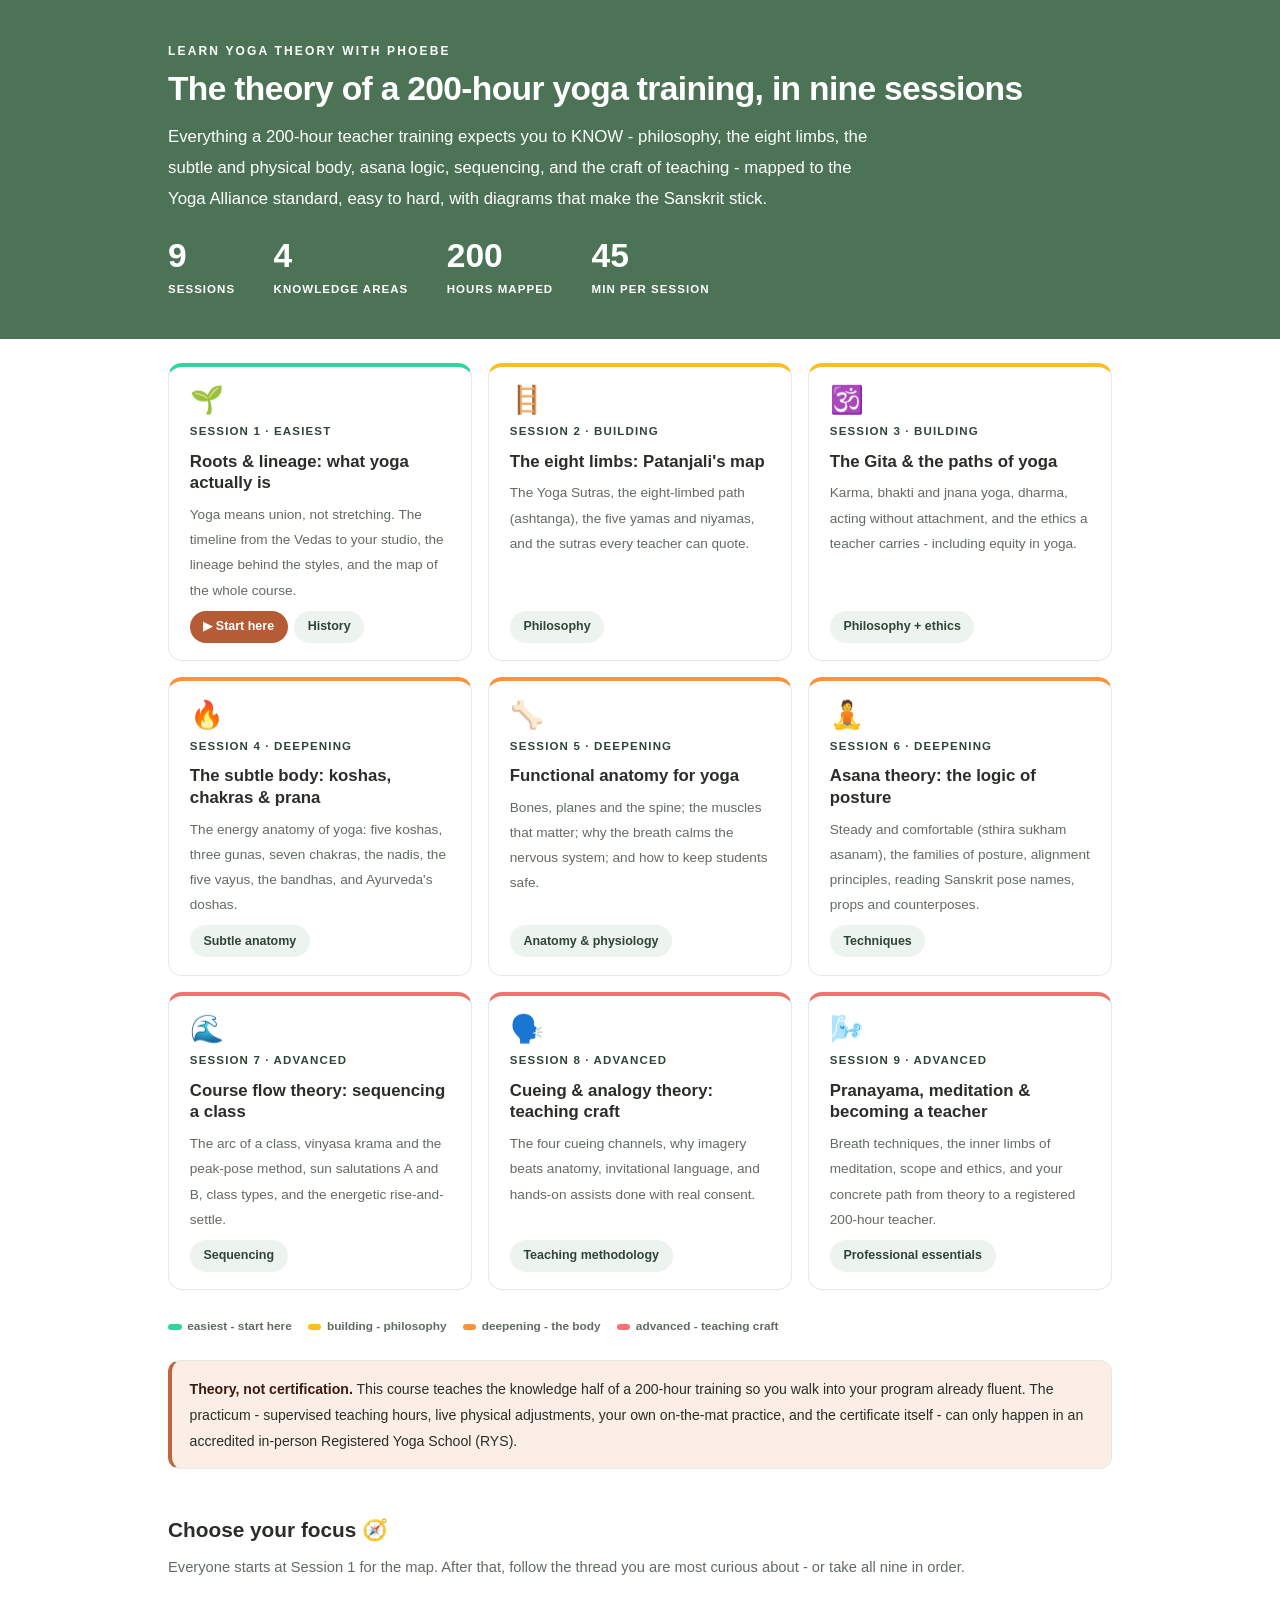
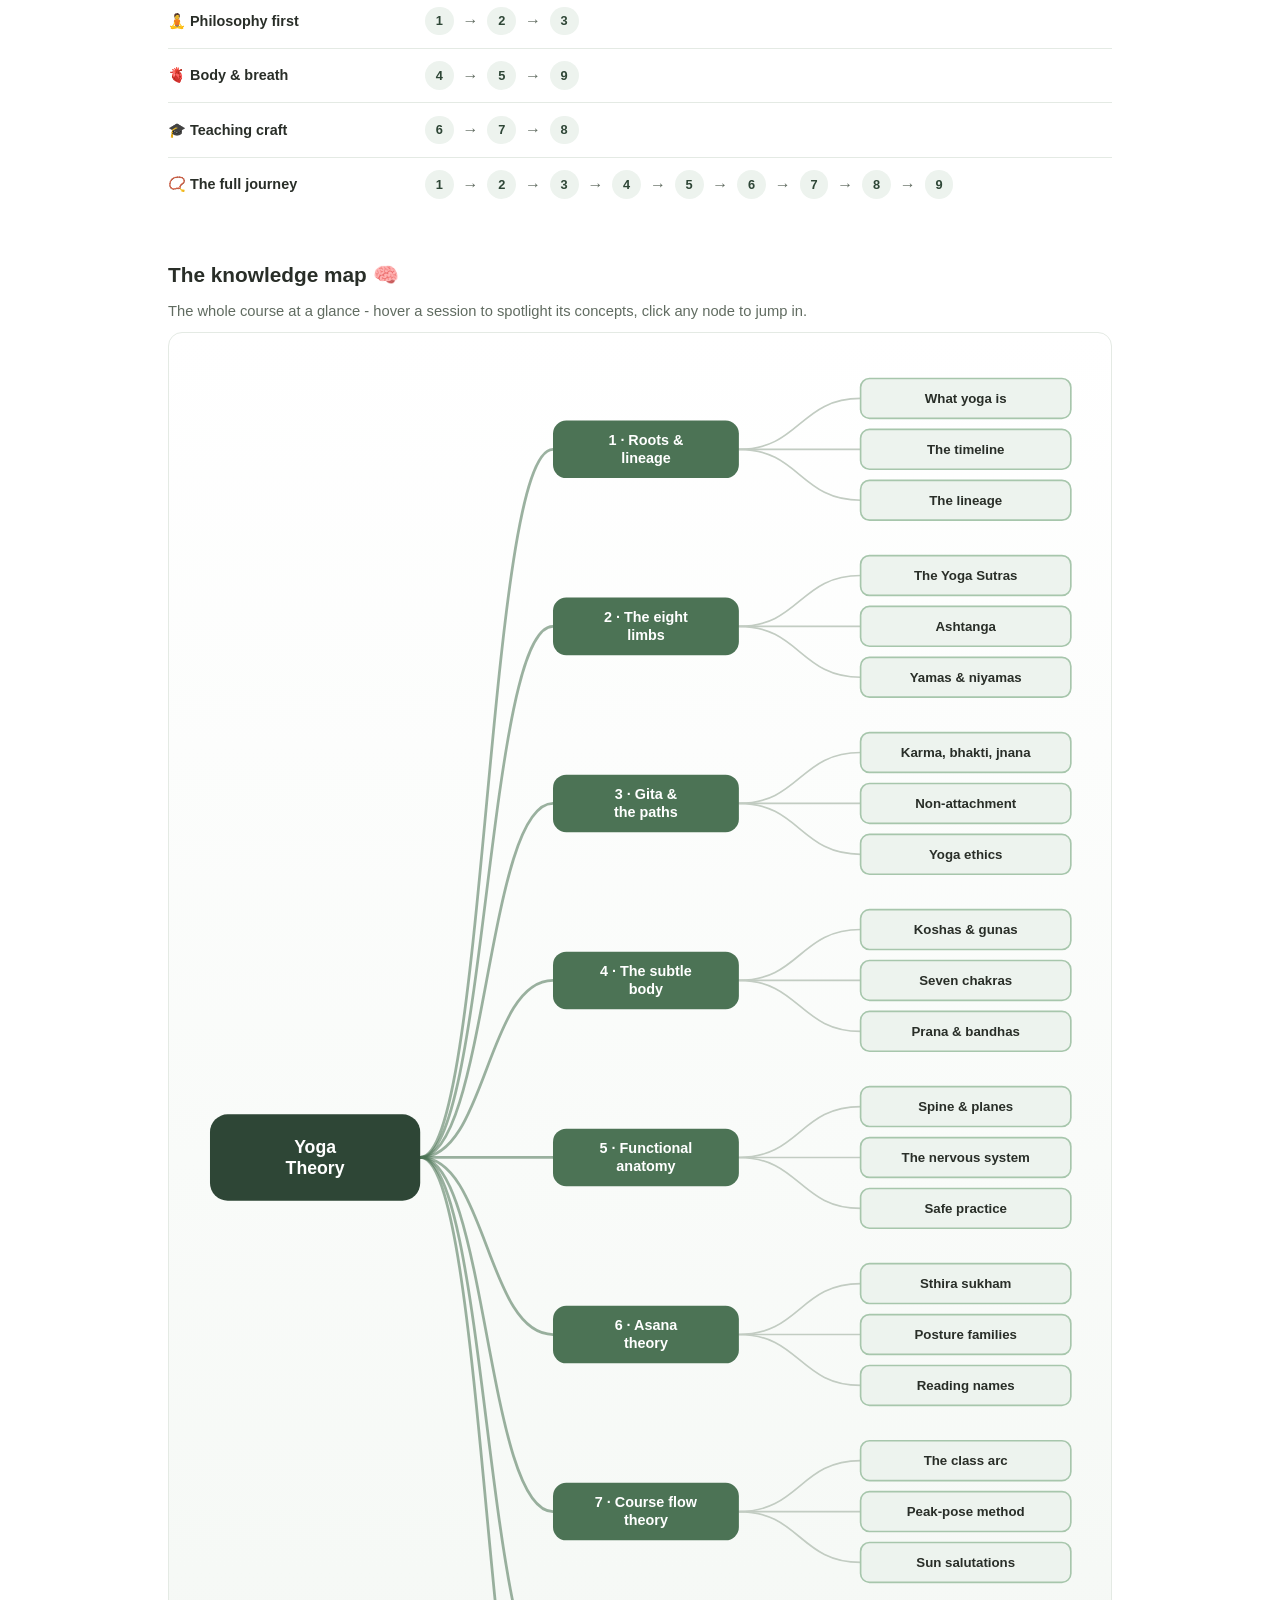
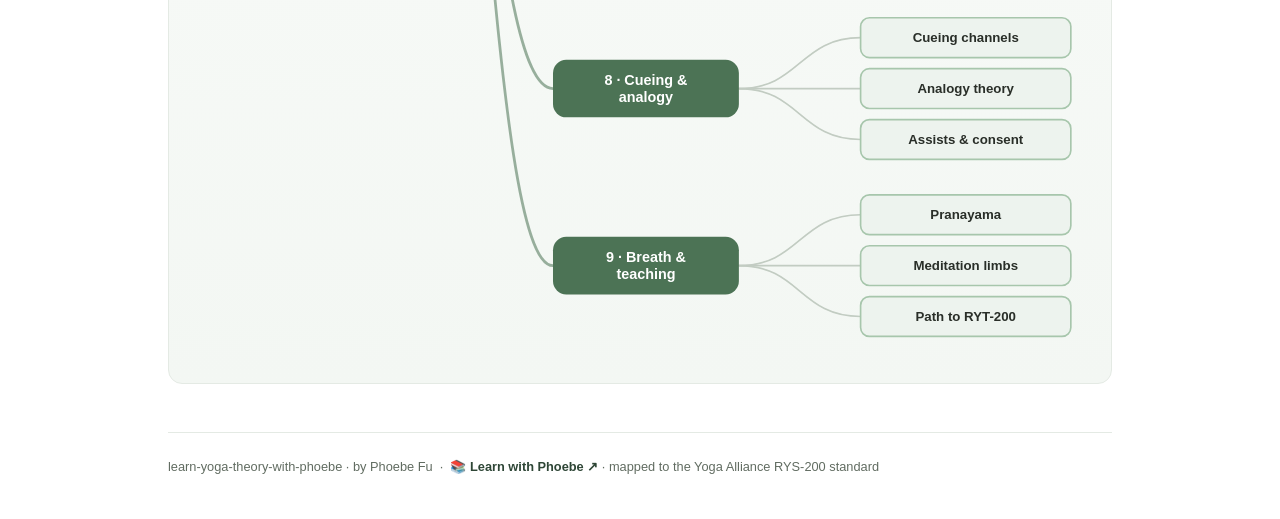
<file: index.html>
<!DOCTYPE html>
<html lang="en">
<head>
<meta charset="UTF-8">
<meta name="viewport" content="width=device-width, initial-scale=1.0">
<!-- social:start -->
<meta name="description" content="Everything a 200-hour teacher training expects you to KNOW - philosophy, the eight limbs, the subtle and physical body, asana logic, sequencing, and the craft of teaching - mapped to the Yoga...">
<meta property="og:type" content="article">
<meta property="og:site_name" content="Learn with Phoebe">
<meta property="og:title" content="learn yoga theory with phoebe - the theory of a 200-hour teacher training">
<meta property="og:description" content="Everything a 200-hour teacher training expects you to KNOW - philosophy, the eight limbs, the subtle and physical body, asana logic, sequencing, and the craft of teaching - mapped to the Yoga...">
<meta property="og:url" content="https://phoebefu6.github.io/learn-yoga-theory-with-phoebe/">
<meta property="og:image" content="https://phoebefu6.github.io/learn-yoga-theory-with-phoebe/assets/og-cover.png">
<meta property="og:image:width" content="1200">
<meta property="og:image:height" content="630">
<meta name="twitter:card" content="summary_large_image">
<meta name="twitter:title" content="learn yoga theory with phoebe - the theory of a 200-hour teacher training">
<meta name="twitter:description" content="Everything a 200-hour teacher training expects you to KNOW - philosophy, the eight limbs, the subtle and physical body, asana logic, sequencing, and the craft of teaching - mapped to the Yoga...">
<meta name="twitter:image" content="https://phoebefu6.github.io/learn-yoga-theory-with-phoebe/assets/og-cover.png">
<!-- social:end -->
<title>learn yoga theory with phoebe - the theory of a 200-hour teacher training</title>
<link rel="stylesheet" href="assets/style.css?v=30">
<style>
  .stats-row { display: flex; gap: 2.4rem; margin-top: 1.5rem; flex-wrap: wrap; }
  .stat b { display: block; font-size: 2.1rem; font-weight: 800; line-height: 1.05; font-variant-numeric: tabular-nums; }
  .stat span { font-size: .72rem; opacity: 1; text-transform: uppercase; letter-spacing: .09em; font-weight: 600; }

  .course-grid { display: grid; grid-template-columns: repeat(auto-fit, minmax(17rem, 1fr)); gap: 1rem; margin-top: 1.5rem; }
  .course-card {
    border: 1px solid var(--hairline);
    border-top: 4px solid var(--diff, var(--indigo));
    border-radius: var(--radius);
    padding: 1.2rem 1.3rem 1.1rem;
    display: flex;
    flex-direction: column;
    gap: .5rem;
    text-decoration: none;
    color: var(--ink);
    background: #fff;
    transition: box-shadow .15s ease, border-color .15s ease, transform .15s ease;
    position: relative;
  }
  .course-card:hover { border-color: var(--indigo-soft); border-top-color: var(--diff, var(--indigo)); box-shadow: 0 8px 28px rgba(76,115,85,.16); transform: translateY(-3px); }
  .course-card .cicon { font-size: 1.7rem; line-height: 1; }
  .course-card .cnum { font-size: .72rem; font-weight: 700; color: var(--indigo); text-transform: uppercase; letter-spacing: .1em; }
  .course-card h3 { font-size: 1.05rem; font-weight: 800; line-height: 1.3; }
  .course-card p { font-size: .85rem; color: var(--muted); flex: 1; }
  .course-card .meta { display: flex; gap: .4rem; flex-wrap: wrap; }

  .diff-legend { display: flex; gap: 1rem; margin-top: 1.6rem; font-size: .74rem; color: var(--muted); font-weight: 600; flex-wrap: wrap; }
  .diff-legend i { display: inline-block; width: .85rem; height: .35rem; border-radius: 999px; margin-right: .35rem; vertical-align: middle; }

  .paths { margin-top: 2.6rem; }
  .paths h2 { font-size: 1.3rem; font-weight: 800; margin-bottom: .3rem; }
  .paths .plede { color: var(--muted); font-size: .92rem; margin-bottom: .8rem; }
  .path { display: flex; gap: .55rem; align-items: center; padding: .75rem 0; border-bottom: .5px solid var(--hairline); flex-wrap: wrap; }
  .path:last-child { border-bottom: none; }
  .path b { min-width: 15.5rem; font-size: .9rem; }
  .path .pstep { background: var(--indigo-50); color: var(--indigo-deep); border-radius: 999px; padding: .16rem .68rem; font-weight: 700; font-size: .8rem; text-decoration: none; transition: all .12s ease; }
  .path .pstep:hover { background: var(--indigo); color: #fff; }
  .path .parr { color: var(--muted); font-weight: 700; }

  .mm-section { margin-top: 1.6rem; }
  .mm-section h2 { font-size: 1.3rem; font-weight: 800; margin-bottom: .2rem; }
  .mm-section .mm-lede { color: var(--muted); font-size: .92rem; margin-bottom: .4rem; }
  .mm-wrap { border: 1px solid var(--hairline); border-radius: var(--radius); background: linear-gradient(180deg,#fff, #F3F7F3); padding: .6rem; overflow-x: auto; }
  .mm-svg { width: 100%; height: auto; display: block; max-width: 60rem; margin: 0 auto; min-width: 34rem; }
  .mm-link { cursor: pointer; text-decoration: none; }
  .mm-node rect { transition: opacity .15s ease, filter .15s ease; }
  .mm-node text { pointer-events: none; }
  .mm-link:hover .mm-node rect { filter: brightness(1.06); }
  .mm-edge { transition: opacity .15s ease; }

  .note-band { margin-top: 1.4rem; background: var(--amber-50); border: 1px solid var(--hairline); border-left: 4px solid var(--amber); border-radius: 12px; padding: .9rem 1.1rem; font-size: .88rem; color: var(--ink); }
  .note-band b { color: var(--amber-ink); }
</style>
<style>/* contrast-patch-2 */ .cnum, .course-card .cnum, .paths a, .pagefoot a, .pstep, .path .pstep { color: var(--indigo-deep); }</style>
</head>
<body>

<header class="masthead">
  <div class="wrap">
    <div class="eyebrow">Learn Yoga Theory with Phoebe</div>
    <h1>The theory of a 200-hour yoga training, in nine sessions</h1>
    <p class="sub">Everything a 200-hour teacher training expects you to KNOW - philosophy, the eight limbs, the subtle and physical body, asana logic, sequencing, and the craft of teaching - mapped to the Yoga Alliance standard, easy to hard, with diagrams that make the Sanskrit stick.</p>
    <div class="stats-row">
      <div class="stat"><b data-count="9">9</b><span>sessions</span></div>
      <div class="stat"><b data-count="4">4</b><span>knowledge areas</span></div>
      <div class="stat"><b data-count="200">200</b><span>hours mapped</span></div>
      <div class="stat"><b data-count="45">45</b><span>min per session</span></div>
    </div>
  </div>
</header>

<main class="wrap">

  <section class="section">
    <div class="course-grid">
      <a class="course-card" href="courses/01-roots-lineage.html" style="--diff:#34D399">
        <span class="cicon">🌱</span>
        <span class="cnum">Session 1 · easiest</span>
        <h3>Roots &amp; lineage: what yoga actually is</h3>
        <p>Yoga means union, not stretching. The timeline from the Vedas to your studio, the lineage behind the styles, and the map of the whole course.</p>
        <span class="meta"><span class="pill amber">▶ Start here</span><span class="pill light">History</span></span>
      </a>
      <a class="course-card" href="courses/02-eight-limbs.html" style="--diff:#FBBF24">
        <span class="cicon">🪜</span>
        <span class="cnum">Session 2 · building</span>
        <h3>The eight limbs: Patanjali's map</h3>
        <p>The Yoga Sutras, the eight-limbed path (ashtanga), the five yamas and niyamas, and the sutras every teacher can quote.</p>
        <span class="meta"><span class="pill light">Philosophy</span></span>
      </a>
      <a class="course-card" href="courses/03-gita-paths.html" style="--diff:#FBBF24">
        <span class="cicon">🕉️</span>
        <span class="cnum">Session 3 · building</span>
        <h3>The Gita &amp; the paths of yoga</h3>
        <p>Karma, bhakti and jnana yoga, dharma, acting without attachment, and the ethics a teacher carries - including equity in yoga.</p>
        <span class="meta"><span class="pill light">Philosophy + ethics</span></span>
      </a>
      <a class="course-card" href="courses/04-subtle-body.html" style="--diff:#FB923C">
        <span class="cicon">🔥</span>
        <span class="cnum">Session 4 · deepening</span>
        <h3>The subtle body: koshas, chakras &amp; prana</h3>
        <p>The energy anatomy of yoga: five koshas, three gunas, seven chakras, the nadis, the five vayus, the bandhas, and Ayurveda's doshas.</p>
        <span class="meta"><span class="pill light">Subtle anatomy</span></span>
      </a>
      <a class="course-card" href="courses/05-functional-anatomy.html" style="--diff:#FB923C">
        <span class="cicon">🦴</span>
        <span class="cnum">Session 5 · deepening</span>
        <h3>Functional anatomy for yoga</h3>
        <p>Bones, planes and the spine; the muscles that matter; why the breath calms the nervous system; and how to keep students safe.</p>
        <span class="meta"><span class="pill light">Anatomy &amp; physiology</span></span>
      </a>
      <a class="course-card" href="courses/06-asana-theory.html" style="--diff:#FB923C">
        <span class="cicon">🧘</span>
        <span class="cnum">Session 6 · deepening</span>
        <h3>Asana theory: the logic of posture</h3>
        <p>Steady and comfortable (sthira sukham asanam), the families of posture, alignment principles, reading Sanskrit pose names, props and counterposes.</p>
        <span class="meta"><span class="pill light">Techniques</span></span>
      </a>
      <a class="course-card" href="courses/07-course-flow.html" style="--diff:#F87171">
        <span class="cicon">🌊</span>
        <span class="cnum">Session 7 · advanced</span>
        <h3>Course flow theory: sequencing a class</h3>
        <p>The arc of a class, vinyasa krama and the peak-pose method, sun salutations A and B, class types, and the energetic rise-and-settle.</p>
        <span class="meta"><span class="pill light">Sequencing</span></span>
      </a>
      <a class="course-card" href="courses/08-cueing-analogy.html" style="--diff:#F87171">
        <span class="cicon">🗣️</span>
        <span class="cnum">Session 8 · advanced</span>
        <h3>Cueing &amp; analogy theory: teaching craft</h3>
        <p>The four cueing channels, why imagery beats anatomy, invitational language, and hands-on assists done with real consent.</p>
        <span class="meta"><span class="pill light">Teaching methodology</span></span>
      </a>
      <a class="course-card" href="courses/09-pranayama-meditation.html" style="--diff:#F87171">
        <span class="cicon">🌬️</span>
        <span class="cnum">Session 9 · advanced</span>
        <h3>Pranayama, meditation &amp; becoming a teacher</h3>
        <p>Breath techniques, the inner limbs of meditation, scope and ethics, and your concrete path from theory to a registered 200-hour teacher.</p>
        <span class="meta"><span class="pill light">Professional essentials</span></span>
      </a>
    </div>
    <div class="diff-legend">
      <span><i style="background:#34D399"></i>easiest - start here</span>
      <span><i style="background:#FBBF24"></i>building - philosophy</span>
      <span><i style="background:#FB923C"></i>deepening - the body</span>
      <span><i style="background:#F87171"></i>advanced - teaching craft</span>
    </div>

    <div class="note-band">
      <b>Theory, not certification.</b> This course teaches the knowledge half of a 200-hour training so you walk into your program already fluent. The practicum - supervised teaching hours, live physical adjustments, your own on-the-mat practice, and the certificate itself - can only happen in an accredited in-person Registered Yoga School (RYS).
    </div>

    <div class="paths">
      <h2>Choose your focus 🧭</h2>
      <p class="plede">Everyone starts at Session 1 for the map. After that, follow the thread you are most curious about - or take all nine in order.</p>
      <div class="path"><b>🧘 Philosophy first</b>
        <a class="pstep" href="courses/01-roots-lineage.html">1</a><span class="parr">→</span>
        <a class="pstep" href="courses/02-eight-limbs.html">2</a><span class="parr">→</span>
        <a class="pstep" href="courses/03-gita-paths.html">3</a>
      </div>
      <div class="path"><b>🫀 Body &amp; breath</b>
        <a class="pstep" href="courses/04-subtle-body.html">4</a><span class="parr">→</span>
        <a class="pstep" href="courses/05-functional-anatomy.html">5</a><span class="parr">→</span>
        <a class="pstep" href="courses/09-pranayama-meditation.html">9</a>
      </div>
      <div class="path"><b>🎓 Teaching craft</b>
        <a class="pstep" href="courses/06-asana-theory.html">6</a><span class="parr">→</span>
        <a class="pstep" href="courses/07-course-flow.html">7</a><span class="parr">→</span>
        <a class="pstep" href="courses/08-cueing-analogy.html">8</a>
      </div>
      <div class="path"><b>📿 The full journey</b>
        <a class="pstep" href="courses/01-roots-lineage.html">1</a><span class="parr">→</span>
        <a class="pstep" href="courses/02-eight-limbs.html">2</a><span class="parr">→</span>
        <a class="pstep" href="courses/03-gita-paths.html">3</a><span class="parr">→</span>
        <a class="pstep" href="courses/04-subtle-body.html">4</a><span class="parr">→</span>
        <a class="pstep" href="courses/05-functional-anatomy.html">5</a><span class="parr">→</span>
        <a class="pstep" href="courses/06-asana-theory.html">6</a><span class="parr">→</span>
        <a class="pstep" href="courses/07-course-flow.html">7</a><span class="parr">→</span>
        <a class="pstep" href="courses/08-cueing-analogy.html">8</a><span class="parr">→</span>
        <a class="pstep" href="courses/09-pranayama-meditation.html">9</a>
      </div>
    </div>
  </section>

  <section class="section mm-section">
    <h2>The knowledge map 🧠</h2>
    <p class="mm-lede">The whole course at a glance - hover a session to spotlight its concepts, click any node to jump in.</p>
    <div class="mm-wrap"><div id="mindmap"></div></div>
  </section>

  <footer class="pagefoot">
    <span>learn-yoga-theory-with-phoebe · by Phoebe Fu &nbsp;·&nbsp; 📚 <a href="https://phoebefu6.github.io/learn-with-phoebe/">Learn with Phoebe ↗</a> · mapped to the Yoga Alliance RYS-200 standard</span>
  </footer>
</main>

<script>
window.MINDMAP_DATA = {
  title: "Yoga\nTheory",
  centerColor: "#2E4636",
  sessions: [
    { label: "Roots &\nlineage", href: "courses/01-roots-lineage.html", color: "#34D399",
      concepts: [
        { label: "What yoga is", href: "courses/01-roots-lineage.html" },
        { label: "The timeline", href: "courses/01-roots-lineage.html" },
        { label: "The lineage", href: "courses/01-roots-lineage.html" } ] },
    { label: "The eight\nlimbs", href: "courses/02-eight-limbs.html", color: "#FBBF24",
      concepts: [
        { label: "The Yoga Sutras", href: "courses/02-eight-limbs.html" },
        { label: "Ashtanga", href: "courses/02-eight-limbs.html" },
        { label: "Yamas & niyamas", href: "courses/02-eight-limbs.html" } ] },
    { label: "Gita &\nthe paths", href: "courses/03-gita-paths.html", color: "#FBBF24",
      concepts: [
        { label: "Karma, bhakti, jnana", href: "courses/03-gita-paths.html" },
        { label: "Non-attachment", href: "courses/03-gita-paths.html" },
        { label: "Yoga ethics", href: "courses/03-gita-paths.html" } ] },
    { label: "The subtle\nbody", href: "courses/04-subtle-body.html", color: "#FB923C",
      concepts: [
        { label: "Koshas & gunas", href: "courses/04-subtle-body.html" },
        { label: "Seven chakras", href: "courses/04-subtle-body.html" },
        { label: "Prana & bandhas", href: "courses/04-subtle-body.html" } ] },
    { label: "Functional\nanatomy", href: "courses/05-functional-anatomy.html", color: "#FB923C",
      concepts: [
        { label: "Spine & planes", href: "courses/05-functional-anatomy.html" },
        { label: "The nervous system", href: "courses/05-functional-anatomy.html" },
        { label: "Safe practice", href: "courses/05-functional-anatomy.html" } ] },
    { label: "Asana\ntheory", href: "courses/06-asana-theory.html", color: "#FB923C",
      concepts: [
        { label: "Sthira sukham", href: "courses/06-asana-theory.html" },
        { label: "Posture families", href: "courses/06-asana-theory.html" },
        { label: "Reading names", href: "courses/06-asana-theory.html" } ] },
    { label: "Course flow\ntheory", href: "courses/07-course-flow.html", color: "#F87171",
      concepts: [
        { label: "The class arc", href: "courses/07-course-flow.html" },
        { label: "Peak-pose method", href: "courses/07-course-flow.html" },
        { label: "Sun salutations", href: "courses/07-course-flow.html" } ] },
    { label: "Cueing &\nanalogy", href: "courses/08-cueing-analogy.html", color: "#F87171",
      concepts: [
        { label: "Cueing channels", href: "courses/08-cueing-analogy.html" },
        { label: "Analogy theory", href: "courses/08-cueing-analogy.html" },
        { label: "Assists & consent", href: "courses/08-cueing-analogy.html" } ] },
    { label: "Breath &\nteaching", href: "courses/09-pranayama-meditation.html", color: "#F87171",
      concepts: [
        { label: "Pranayama", href: "courses/09-pranayama-meditation.html" },
        { label: "Meditation limbs", href: "courses/09-pranayama-meditation.html" },
        { label: "Path to RYT-200", href: "courses/09-pranayama-meditation.html" } ] }
  ]
};
</script>
<script src="assets/mindmap.js?v=6"></script>
<script src="assets/app.js?v=27"></script>
</body>
</html>
</file>
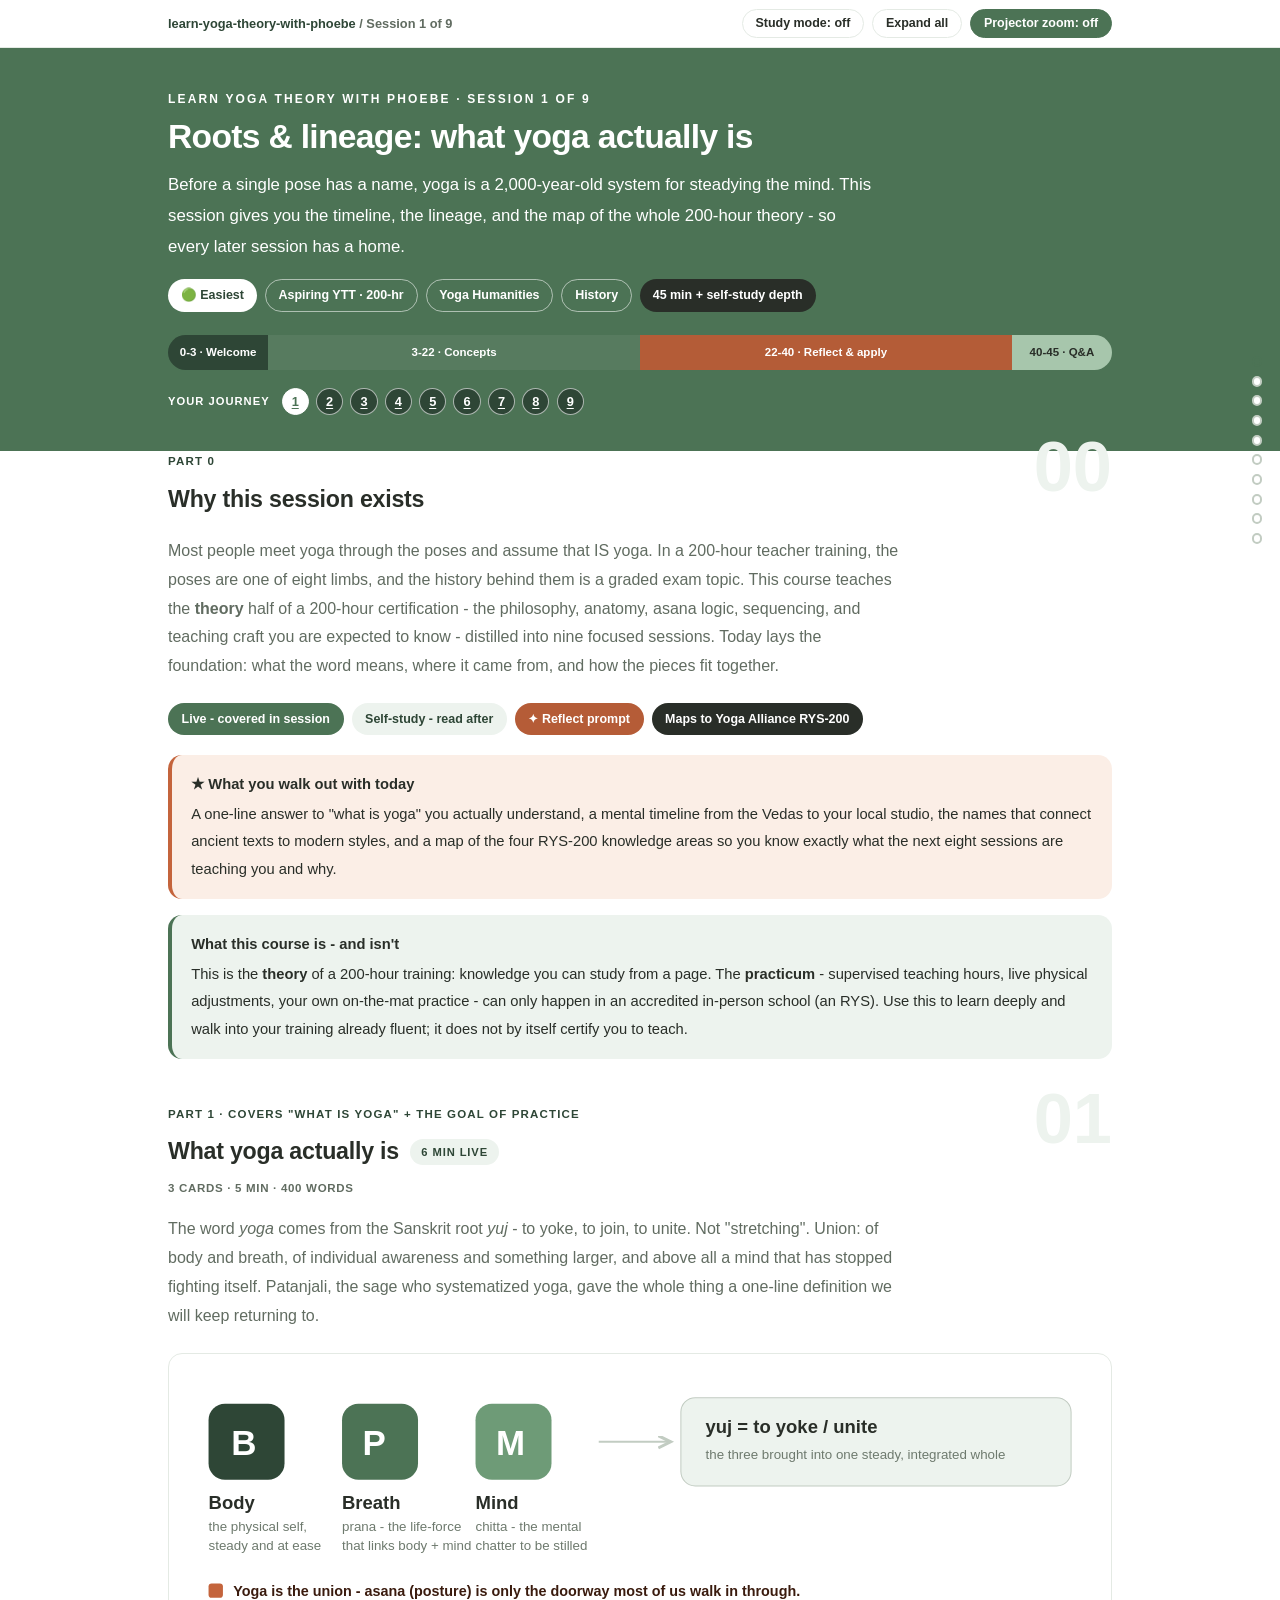
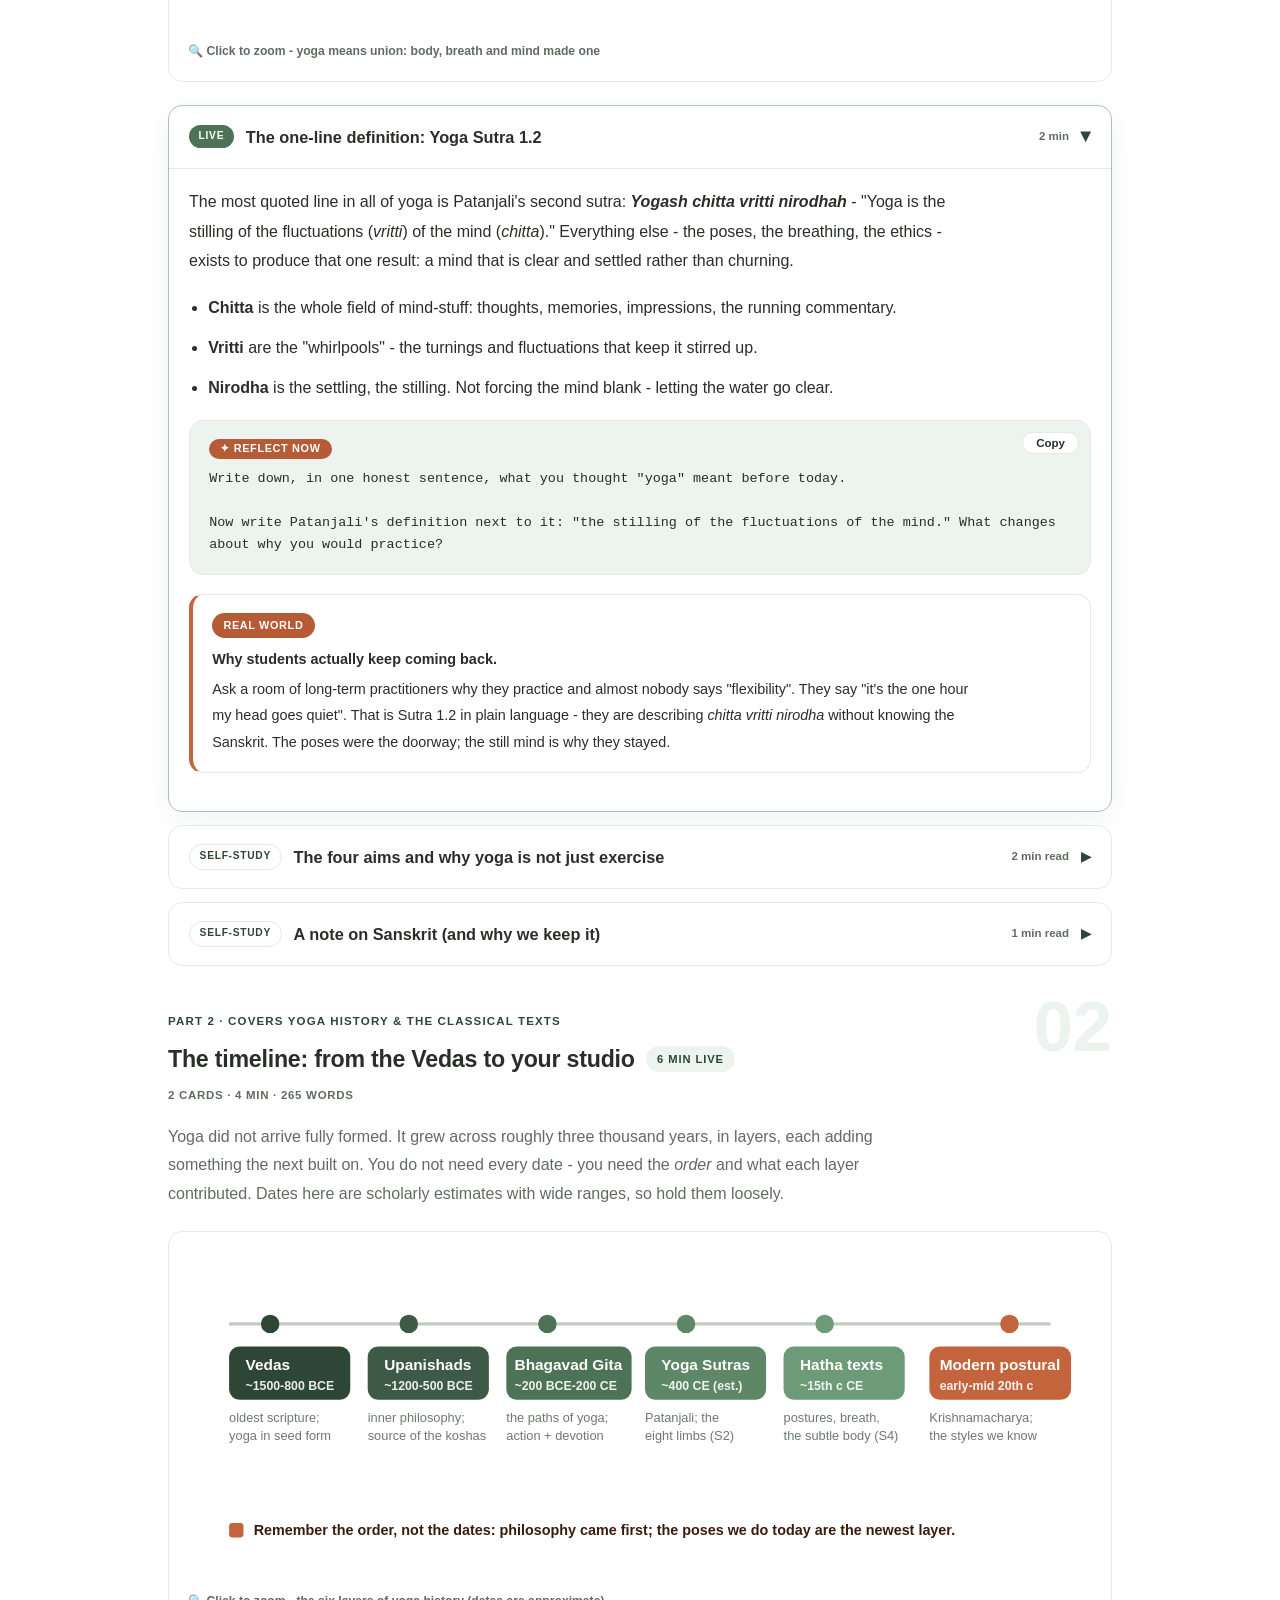
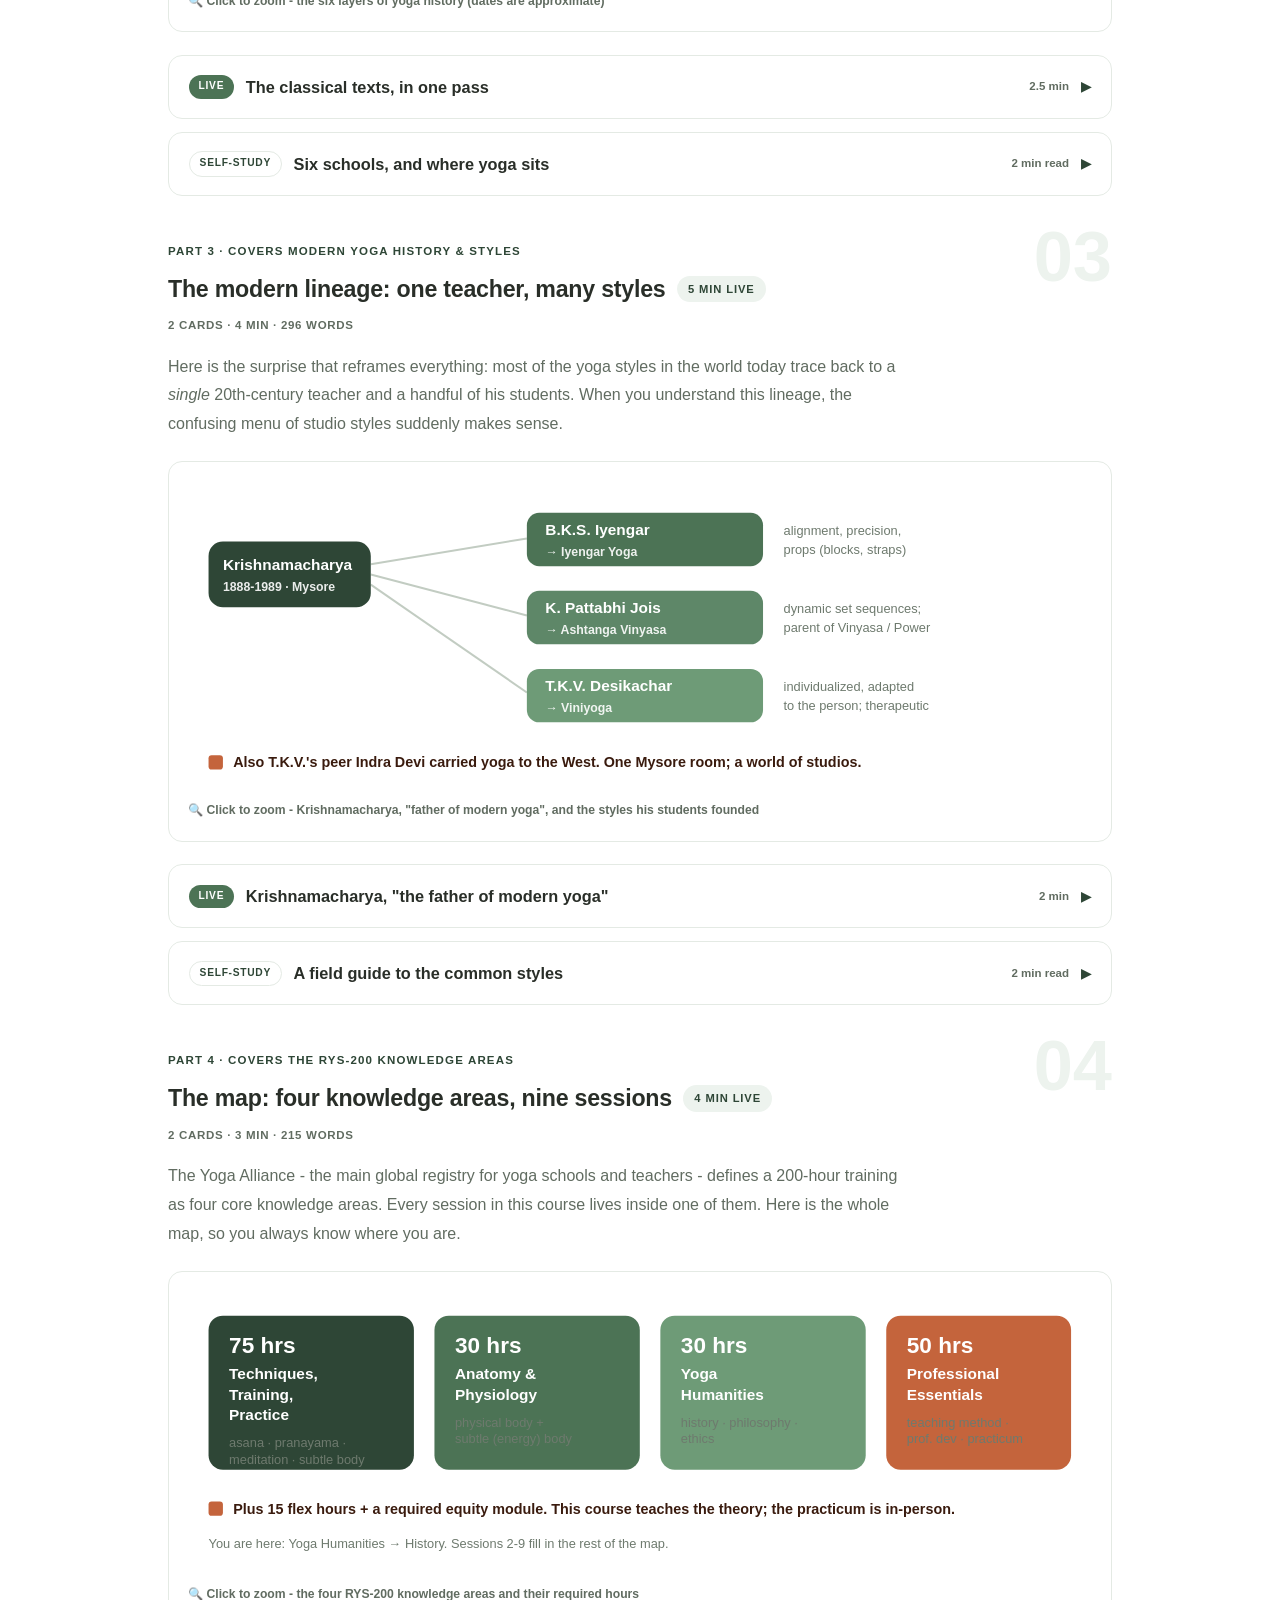
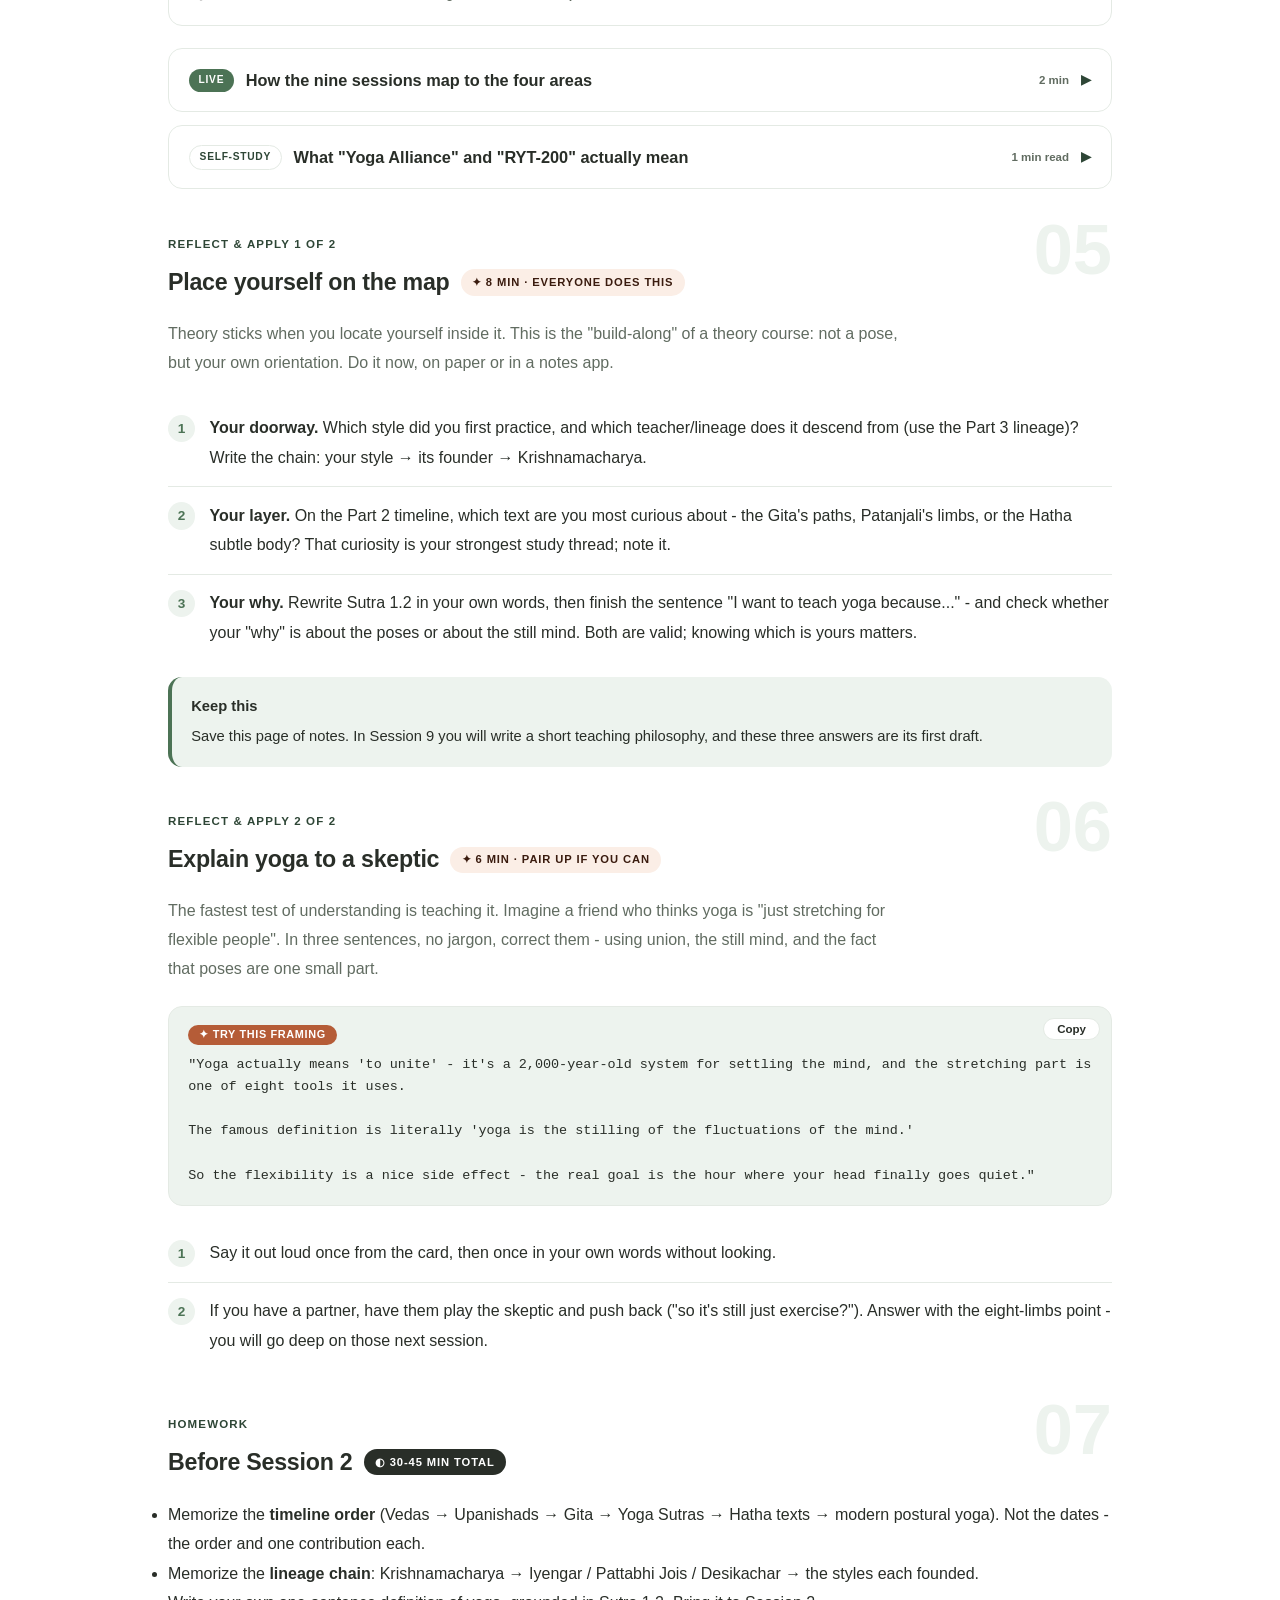
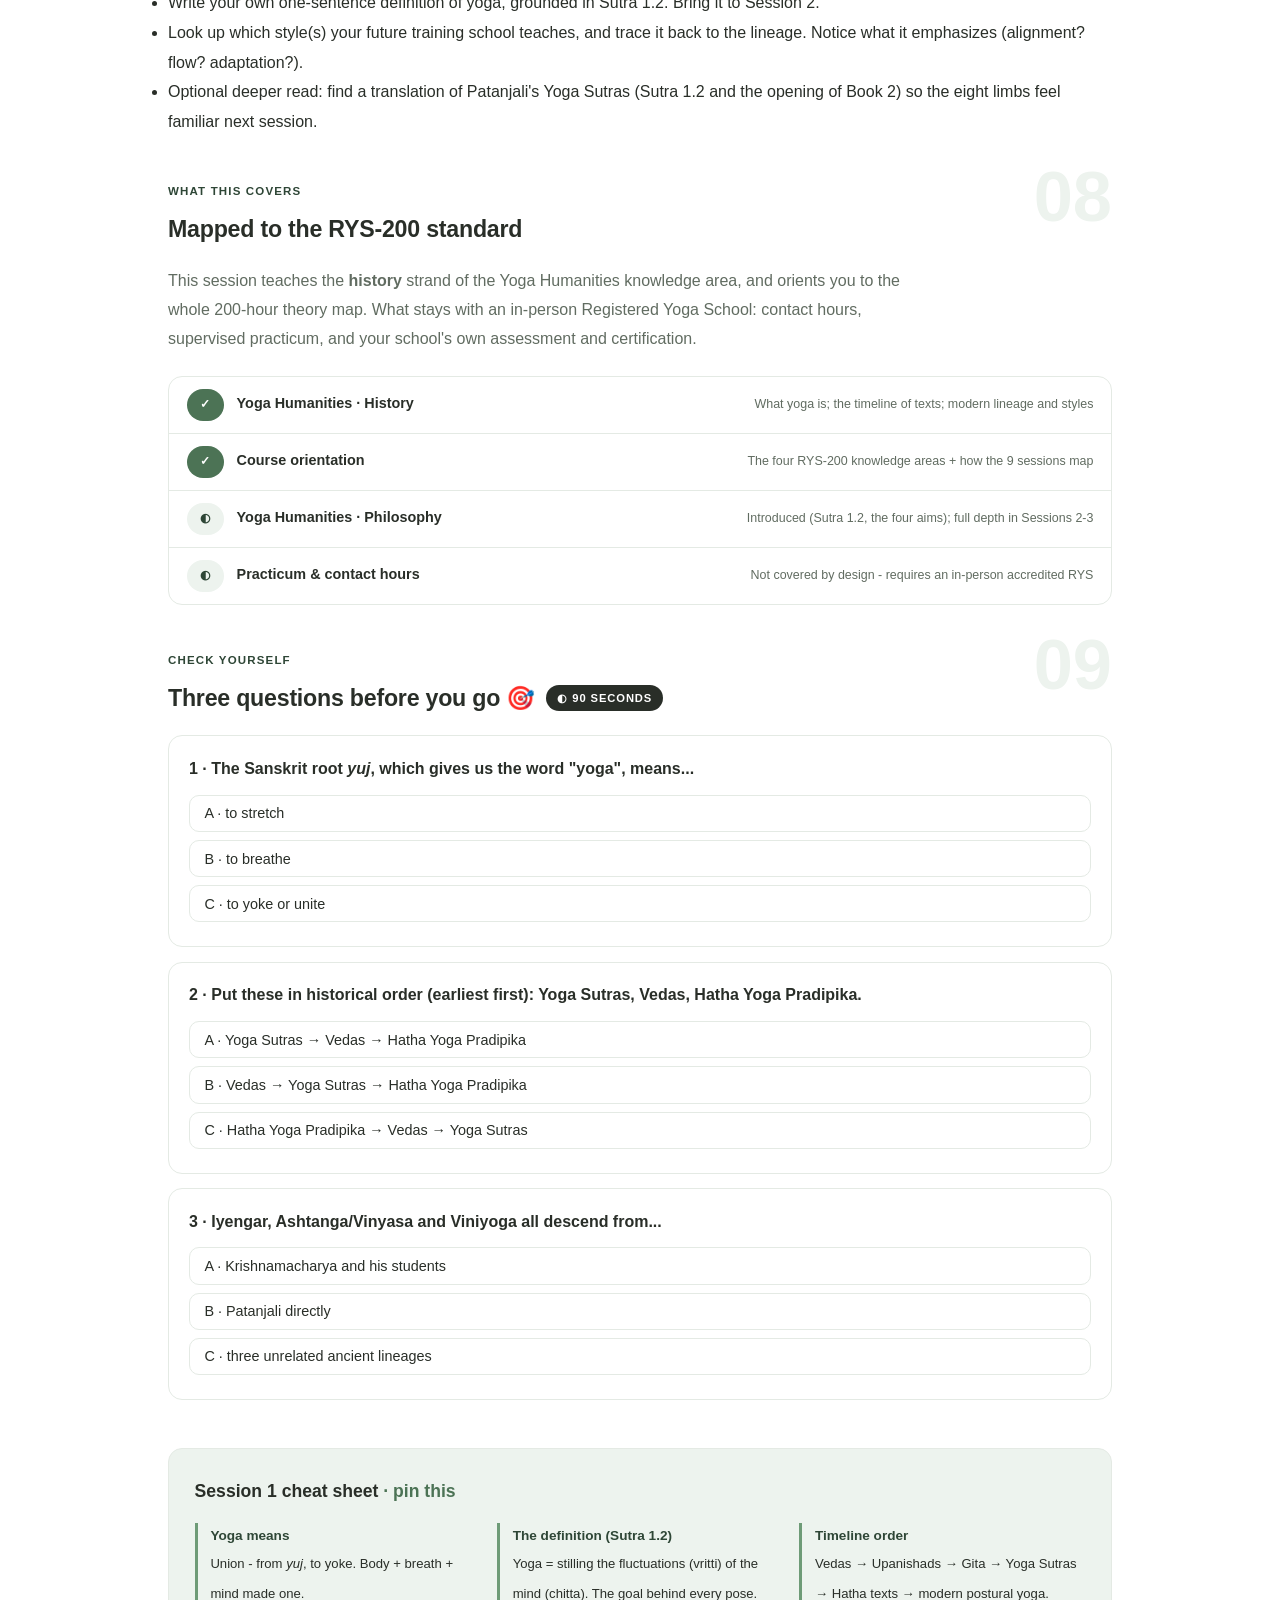
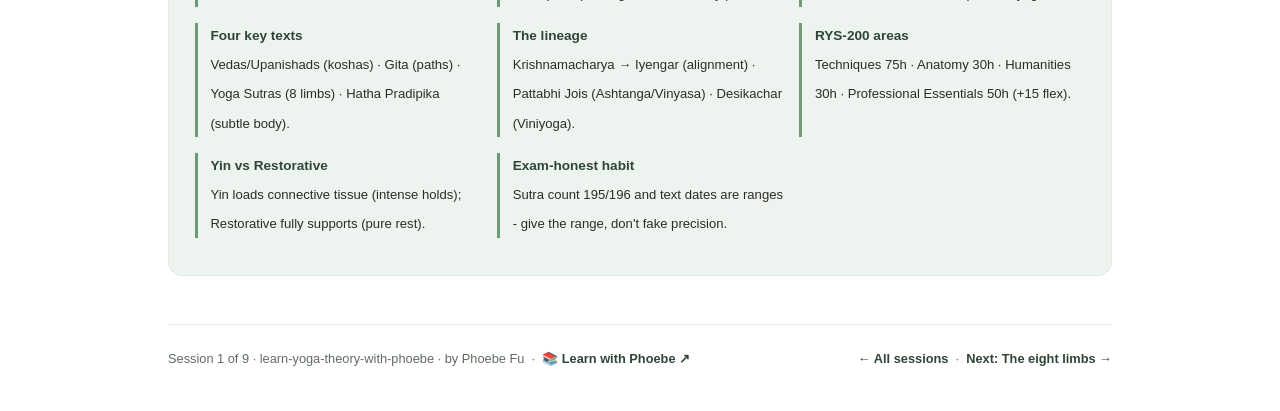
<file: courses/01-roots-lineage.html>
<!DOCTYPE html>
<html lang="en">
<head>
<meta charset="UTF-8">
<meta name="viewport" content="width=device-width, initial-scale=1.0">
<!-- social:start -->
<meta name="description" content="Most people meet yoga through the poses and assume that IS yoga. In a 200-hour teacher training, the poses are one of eight limbs, and the history behind them is a graded exam topic. This...">
<meta property="og:type" content="article">
<meta property="og:site_name" content="Learn with Phoebe">
<meta property="og:title" content="Roots &amp; lineage: what yoga actually is - learn yoga theory with phoebe">
<meta property="og:description" content="Most people meet yoga through the poses and assume that IS yoga. In a 200-hour teacher training, the poses are one of eight limbs, and the history behind them is a graded exam topic. This...">
<meta property="og:url" content="https://phoebefu6.github.io/learn-yoga-theory-with-phoebe/courses/01-roots-lineage.html">
<meta property="og:image" content="https://phoebefu6.github.io/learn-yoga-theory-with-phoebe/assets/og-cover.png">
<meta property="og:image:width" content="1200">
<meta property="og:image:height" content="630">
<meta name="twitter:card" content="summary_large_image">
<meta name="twitter:title" content="Roots &amp; lineage: what yoga actually is - learn yoga theory with phoebe">
<meta name="twitter:description" content="Most people meet yoga through the poses and assume that IS yoga. In a 200-hour teacher training, the poses are one of eight limbs, and the history behind them is a graded exam topic. This...">
<meta name="twitter:image" content="https://phoebefu6.github.io/learn-yoga-theory-with-phoebe/assets/og-cover.png">
<!-- social:end -->
<title>Session 1 · Roots &amp; lineage: what yoga actually is - learn yoga theory with phoebe</title>
<link rel="stylesheet" href="../assets/style.css?v=29">
</head>
<body>

<div class="toolbar">
  <div class="wrap">
    <span class="crumb"><a href="../index.html">learn-yoga-theory-with-phoebe</a> / Session 1 of 9</span>
    <button class="btn" id="toggle-all" type="button">Expand all</button>
    <button class="btn primary" id="zoom-toggle" type="button">Projector zoom: off</button>
  </div>
</div>

<header class="masthead">
  <div class="wrap">
    <div class="eyebrow">Learn Yoga Theory with Phoebe · Session 1 of 9</div>
    <h1>Roots &amp; lineage: <span class="accent">what yoga</span> actually is</h1>
    <p class="sub">Before a single pose has a name, yoga is a 2,000-year-old system for steadying the mind. This session gives you the timeline, the lineage, and the map of the whole 200-hour theory - so every later session has a home.</p>
    <div class="chip-row">
      <span class="chip level">🟢 Easiest</span>
      <span class="chip audience">Aspiring YTT · 200-hr</span>
      <span class="chip audience">Yoga Humanities</span>
      <span class="chip audience">History</span>
      <span class="chip time">45 min + self-study depth</span>
    </div>
    <div class="agenda">
      <span class="a1" style="flex:1">0-3 · Welcome</span>
      <span class="a2" style="flex:4">3-22 · Concepts</span>
      <span class="a3" style="flex:4">22-40 · Reflect &amp; apply</span>
      <span class="a4" style="flex:1">40-45 · Q&amp;A</span>
    </div>
  </div>
</header>

<main class="wrap">

  <!-- ============ INTRO ============ -->
  <section class="section" id="intro">
    <div class="section-kicker">
      <span class="klabel">Part 0</span>
      <h2>Why this session exists</h2>
    </div>
    <p class="lede">Most people meet yoga through the poses and assume that IS yoga. In a 200-hour teacher training, the poses are one of eight limbs, and the history behind them is a graded exam topic. This course teaches the <strong>theory</strong> half of a 200-hour certification - the philosophy, anatomy, asana logic, sequencing, and teaching craft you are expected to know - distilled into nine focused sessions. Today lays the foundation: what the word means, where it came from, and how the pieces fit together.</p>
    <div class="legend">
      <span class="pill solid">Live - covered in session</span>
      <span class="pill light">Self-study - read after</span>
      <span class="pill peach">✦ Reflect prompt</span>
      <span class="pill inkpill">Maps to Yoga Alliance RYS-200</span>
    </div>
    <div class="callout win">
      <strong>★ What you walk out with today</strong>
      A one-line answer to "what is yoga" you actually understand, a mental timeline from the Vedas to your local studio, the names that connect ancient texts to modern styles, and a map of the four RYS-200 knowledge areas so you know exactly what the next eight sessions are teaching you and why.
    </div>
    <div class="callout tip">
      <strong>What this course is - and isn't</strong>
      This is the <strong>theory</strong> of a 200-hour training: knowledge you can study from a page. The <strong>practicum</strong> - supervised teaching hours, live physical adjustments, your own on-the-mat practice - can only happen in an accredited in-person school (an RYS). Use this to learn deeply and walk into your training already fluent; it does not by itself certify you to teach.
    </div>
  </section>

  <!-- ============ PART 1: WHAT IS YOGA ============ -->
  <section class="section" id="what-is-yoga">
    <div class="section-kicker">
      <span class="klabel">Part 1 · covers "what is yoga" + the goal of practice</span>
      <h2>What yoga actually is <span class="tag concept">6 min live</span></h2>
    </div>
    <p class="lede">The word <em>yoga</em> comes from the Sanskrit root <em>yuj</em> - to yoke, to join, to unite. Not "stretching". Union: of body and breath, of individual awareness and something larger, and above all a mind that has stopped fighting itself. Patanjali, the sage who systematized yoga, gave the whole thing a one-line definition we will keep returning to.</p>

    <figure class="zoomable">
      <svg viewBox="0 0 880 250" xmlns="http://www.w3.org/2000/svg" role="img" aria-label="Yoga as union: body, breath and mind joining toward a still mind">
        <style>
          .wyL { font: 800 34px Inter, sans-serif; fill: #FFFFFF; }
          .wyT { font: 700 18px Inter, sans-serif; fill: #292E28; }
          .wyX { font: 400 13px Inter, sans-serif; fill: #6E7A6E; }
          .wyN { font: 600 14px Inter, sans-serif; fill: #3A1B0E; }
          .wyA { stroke: #C2CCC2; stroke-width: 2; fill: none; marker-end: url(#wyAh); }
        </style>
        <defs>
          <marker id="wyAh" markerWidth="8" markerHeight="8" refX="6" refY="3" orient="auto">
            <path d="M0,0 L6,3 L0,6" fill="none" stroke="#C2CCC2" stroke-width="1.5"/>
          </marker>
        </defs>
        <rect x="20" y="30" width="74" height="74" rx="16" fill="#2E4636"/>
        <text class="wyL" x="42" y="80">B</text>
        <text class="wyT" x="20" y="132">Body</text>
        <text class="wyX" x="20" y="154">the physical self,</text>
        <text class="wyX" x="20" y="172">steady and at ease</text>
        <rect x="150" y="30" width="74" height="74" rx="16" fill="#4C7355"/>
        <text class="wyL" x="170" y="80">P</text>
        <text class="wyT" x="150" y="132">Breath</text>
        <text class="wyX" x="150" y="154">prana - the life-force</text>
        <text class="wyX" x="150" y="172">that links body + mind</text>
        <rect x="280" y="30" width="74" height="74" rx="16" fill="#6E9B77"/>
        <text class="wyL" x="300" y="80">M</text>
        <text class="wyT" x="280" y="132">Mind</text>
        <text class="wyX" x="280" y="154">chitta - the mental</text>
        <text class="wyX" x="280" y="172">chatter to be stilled</text>
        <line class="wyA" x1="400" y1="67" x2="470" y2="67"/>
        <rect x="480" y="24" width="380" height="86" rx="14" fill="#EDF3EE" stroke="#C2CCC2"/>
        <text class="wyT" x="504" y="58">yuj = to yoke / unite</text>
        <text class="wyX" x="504" y="84">the three brought into one steady, integrated whole</text>
        <rect x="20" y="205" width="14" height="14" rx="3" fill="#C4643C"/>
        <text class="wyN" x="44" y="217">Yoga is the union - asana (posture) is only the doorway most of us walk in through.</text>
      </svg>
      <figcaption>🔍 Click to zoom - yoga means union: body, breath and mind made one</figcaption>
    </figure>

    <details class="card" open>
      <summary><span class="mode live">Live</span>The one-line definition: Yoga Sutra 1.2<span class="mini">2 min</span><span class="caret">▶</span></summary>
      <div class="body">
        <p>The most quoted line in all of yoga is Patanjali's second sutra: <strong><em>Yogash chitta vritti nirodhah</em></strong> - "Yoga is the stilling of the fluctuations (<em>vritti</em>) of the mind (<em>chitta</em>)." Everything else - the poses, the breathing, the ethics - exists to produce that one result: a mind that is clear and settled rather than churning.</p>
        <ul>
          <li><strong>Chitta</strong> is the whole field of mind-stuff: thoughts, memories, impressions, the running commentary.</li>
          <li><strong>Vritti</strong> are the "whirlpools" - the turnings and fluctuations that keep it stirred up.</li>
          <li><strong>Nirodha</strong> is the settling, the stilling. Not forcing the mind blank - letting the water go clear.</li>
        </ul>
        <div class="prompt-box good"><span class="label">✦ Reflect now</span>Write down, in one honest sentence, what you thought "yoga" meant before today.

Now write Patanjali's definition next to it: "the stilling of the fluctuations of the mind." What changes about why you would practice?</div>
        <div class="callout example">
          <span class="ex-pill">Real world</span>
          <p><strong>Why students actually keep coming back.</strong> Ask a room of long-term practitioners why they practice and almost nobody says "flexibility". They say "it's the one hour my head goes quiet". That is Sutra 1.2 in plain language - they are describing <em>chitta vritti nirodha</em> without knowing the Sanskrit. The poses were the doorway; the still mind is why they stayed.</p>
        </div>
      </div>
    </details>

    <details class="card">
      <summary><span class="mode self">Self-study</span>The four aims and why yoga is not just exercise<span class="mini">2 min read</span><span class="caret">▶</span></summary>
      <div class="body">
        <p>Classical Indian thought frames a full human life around four aims (<em>purusharthas</em>): <strong>dharma</strong> (duty, right living), <strong>artha</strong> (prosperity, means), <strong>kama</strong> (pleasure, desire) and <strong>moksha</strong> (liberation, freedom). Yoga is traditionally a path toward the last one - freedom from the suffering caused by an unsteady, grasping mind. That is why the texts treat it as a complete philosophy of living, not a fitness regimen.</p>
        <ul>
          <li><strong>Modern postural yoga</strong> - what most Western studios teach - is a recent branch of a very old tree. Knowing the tree is what separates a teacher from an instructor.</li>
          <li><strong>You do not have to be religious</strong> to teach or practice yoga. But you are expected to know the tradition you are standing in, and to represent it honestly. That respect is itself part of the ethics (Session 3).</li>
        </ul>
      </div>
    </details>

    <details class="card">
      <summary><span class="mode self">Self-study</span>A note on Sanskrit (and why we keep it)<span class="mini">1 min read</span><span class="caret">▶</span></summary>
      <div class="body">
        <p>Yoga's technical vocabulary is Sanskrit, and teacher trainings expect you to know the key terms. We will always give the Sanskrit <em>and</em> a plain-English meaning, because the words carry precision that translation loses - <em>sukha</em> is not quite "comfort", <em>prana</em> is not quite "breath". Learn the terms the way you would any professional vocabulary: a few at a time, in context. By Session 9 they will feel like your own.</p>
      </div>
    </details>
  </section>

  <!-- ============ PART 2: THE TIMELINE ============ -->
  <section class="section" id="timeline">
    <div class="section-kicker">
      <span class="klabel">Part 2 · covers yoga history &amp; the classical texts</span>
      <h2>The timeline: from the Vedas to your studio <span class="tag concept">6 min live</span></h2>
    </div>
    <p class="lede">Yoga did not arrive fully formed. It grew across roughly three thousand years, in layers, each adding something the next built on. You do not need every date - you need the <em>order</em> and what each layer contributed. Dates here are scholarly estimates with wide ranges, so hold them loosely.</p>

    <figure class="zoomable">
      <svg viewBox="0 0 880 320" xmlns="http://www.w3.org/2000/svg" role="img" aria-label="Timeline of yoga: Vedas, Upanishads, Gita, Yoga Sutras, Hatha texts, modern postural yoga">
        <style>
          .tlB { font: 700 15px Inter, sans-serif; fill: #FFFFFF; }
          .tlD { font: 600 12px Inter, sans-serif; fill: #FFFFFF; opacity: .9; }
          .tlT { font: 700 15px Inter, sans-serif; fill: #292E28; }
          .tlX { font: 400 12.5px Inter, sans-serif; fill: #6E7A6E; }
          .tlN { font: 600 14px Inter, sans-serif; fill: #3A1B0E; }
        </style>
        <line x1="40" y1="70" x2="840" y2="70" stroke="#C2CCC2" stroke-width="3"/>
        <!-- 1 Vedas -->
        <circle cx="80" cy="70" r="9" fill="#2E4636"/>
        <rect x="40" y="92" width="118" height="52" rx="10" fill="#2E4636"/>
        <text class="tlB" x="56" y="115">Vedas</text>
        <text class="tlD" x="56" y="134">~1500-800 BCE</text>
        <text class="tlX" x="40" y="166">oldest scripture;</text>
        <text class="tlX" x="40" y="183">yoga in seed form</text>
        <!-- 2 Upanishads -->
        <circle cx="215" cy="70" r="9" fill="#3C5A46"/>
        <rect x="175" y="92" width="118" height="52" rx="10" fill="#3C5A46"/>
        <text class="tlB" x="191" y="115">Upanishads</text>
        <text class="tlD" x="191" y="134">~1200-500 BCE</text>
        <text class="tlX" x="175" y="166">inner philosophy;</text>
        <text class="tlX" x="175" y="183">source of the koshas</text>
        <!-- 3 Gita -->
        <circle cx="350" cy="70" r="9" fill="#4C7355"/>
        <rect x="310" y="92" width="122" height="52" rx="10" fill="#4C7355"/>
        <text class="tlB" x="318" y="115">Bhagavad Gita</text>
        <text class="tlD" x="318" y="134">~200 BCE-200 CE</text>
        <text class="tlX" x="310" y="166">the paths of yoga;</text>
        <text class="tlX" x="310" y="183">action + devotion</text>
        <!-- 4 Sutras -->
        <circle cx="485" cy="70" r="9" fill="#5E8768"/>
        <rect x="445" y="92" width="118" height="52" rx="10" fill="#5E8768"/>
        <text class="tlB" x="461" y="115">Yoga Sutras</text>
        <text class="tlD" x="461" y="134">~400 CE (est.)</text>
        <text class="tlX" x="445" y="166">Patanjali; the</text>
        <text class="tlX" x="445" y="183">eight limbs (S2)</text>
        <!-- 5 Hatha -->
        <circle cx="620" cy="70" r="9" fill="#6E9B77"/>
        <rect x="580" y="92" width="118" height="52" rx="10" fill="#6E9B77"/>
        <text class="tlB" x="596" y="115">Hatha texts</text>
        <text class="tlD" x="596" y="134">~15th c CE</text>
        <text class="tlX" x="580" y="166">postures, breath,</text>
        <text class="tlX" x="580" y="183">the subtle body (S4)</text>
        <!-- 6 Modern -->
        <circle cx="800" cy="70" r="9" fill="#C4643C"/>
        <rect x="722" y="92" width="138" height="52" rx="10" fill="#C4643C"/>
        <text class="tlB" x="732" y="115">Modern postural</text>
        <text class="tlD" x="732" y="134">early-mid 20th c</text>
        <text class="tlX" x="722" y="166">Krishnamacharya;</text>
        <text class="tlX" x="722" y="183">the styles we know</text>
        <rect x="40" y="264" width="14" height="14" rx="3" fill="#C4643C"/>
        <text class="tlN" x="64" y="276">Remember the order, not the dates: philosophy came first; the poses we do today are the newest layer.</text>
      </svg>
      <figcaption>🔍 Click to zoom - the six layers of yoga history (dates are approximate)</figcaption>
    </figure>

    <details class="card">
      <summary><span class="mode live">Live</span>The classical texts, in one pass<span class="mini">2.5 min</span><span class="caret">▶</span></summary>
      <div class="body">
        <p>Four texts do most of the work in a 200-hour syllabus. You meet each properly in a later session - here is the map so the names are familiar:</p>
        <table class="clean">
          <thead><tr><th>Text</th><th>What it gave yoga</th><th>Session</th></tr></thead>
          <tbody>
            <tr><td><strong>The Vedas &amp; Upanishads</strong></td><td>The philosophical ground: the self, consciousness, and the five <em>koshas</em> (sheaths of being) from the Taittiriya Upanishad</td><td>S4</td></tr>
            <tr><td><strong>Bhagavad Gita</strong></td><td>The paths of yoga - action (<em>karma</em>), devotion (<em>bhakti</em>), knowledge (<em>jnana</em>) - and acting without attachment to results</td><td>S3</td></tr>
            <tr><td><strong>Patanjali's Yoga Sutras</strong></td><td>The systematic core: the definition of yoga and the <em>eight limbs</em> (<em>ashtanga</em>) that structure the whole path</td><td>S2</td></tr>
            <tr><td><strong>Hatha Yoga Pradipika</strong></td><td>The physical practices - postures, breath control, energy locks - and the subtle-body system behind them</td><td>S4, S6</td></tr>
          </tbody>
        </table>
        <div class="callout tip">
          <strong>Exam-honest note</strong>
          The total number of sutras is often cited as either <strong>195 or 196</strong>, and the Yoga Sutras are dated anywhere from 100 BCE to 500 CE. Trainings differ. If asked, give the range and note ~400 CE as the common estimate rather than a single "correct" year - that is what a well-read teacher does.
        </div>
      </div>
    </details>

    <details class="card">
      <summary><span class="mode self">Self-study</span>Six schools, and where yoga sits<span class="mini">2 min read</span><span class="caret">▶</span></summary>
      <div class="body">
        <p>Classical Indian philosophy has six traditional "schools" (<em>darshanas</em>). Yoga is one of them, closely paired with another called <em>Samkhya</em>, which supplies its underlying model of reality (spirit and matter, and the three <em>gunas</em> or qualities of nature - you meet the gunas in Session 4). You will not be tested on all six, but knowing yoga is a recognized <em>philosophical system</em>, not a folk practice, changes how seriously you carry it.</p>
        <p>The practical takeaway: when a text or teacher references <em>Samkhya</em>, they are pointing at yoga's philosophical parent - the source of its map of mind and matter.</p>
      </div>
    </details>
  </section>

  <!-- ============ PART 3: THE MODERN LINEAGE ============ -->
  <section class="section" id="lineage">
    <div class="section-kicker">
      <span class="klabel">Part 3 · covers modern yoga history &amp; styles</span>
      <h2>The modern lineage: one teacher, many styles <span class="tag concept">5 min live</span></h2>
    </div>
    <p class="lede">Here is the surprise that reframes everything: most of the yoga styles in the world today trace back to a <em>single</em> 20th-century teacher and a handful of his students. When you understand this lineage, the confusing menu of studio styles suddenly makes sense.</p>

    <figure class="zoomable">
      <svg viewBox="0 0 880 300" xmlns="http://www.w3.org/2000/svg" role="img" aria-label="Krishnamacharya and his students who founded the major modern yoga styles">
        <style>
          .lnHub { font: 700 15px Inter, sans-serif; fill: #FFFFFF; }
          .lnHd { font: 600 12px Inter, sans-serif; fill: #FFFFFF; opacity: .9; }
          .lnT { font: 700 14px Inter, sans-serif; fill: #292E28; }
          .lnX { font: 400 12.5px Inter, sans-serif; fill: #6E7A6E; }
          .lnN { font: 600 14px Inter, sans-serif; fill: #3A1B0E; }
          .lnA { stroke: #C2CCC2; stroke-width: 2; fill: none; }
        </style>
        <line class="lnA" x1="178" y1="80" x2="330" y2="55"/>
        <line class="lnA" x1="178" y1="90" x2="330" y2="130"/>
        <line class="lnA" x1="178" y1="100" x2="330" y2="205"/>
        <rect x="20" y="58" width="158" height="64" rx="14" fill="#2E4636"/>
        <text class="lnHub" x="34" y="86">Krishnamacharya</text>
        <text class="lnHd" x="34" y="106">1888-1989 · Mysore</text>
        <!-- Iyengar -->
        <rect x="330" y="30" width="230" height="52" rx="12" fill="#4C7355"/>
        <text class="lnHub" x="348" y="52">B.K.S. Iyengar</text>
        <text class="lnHd" x="348" y="72">→ Iyengar Yoga</text>
        <text class="lnX" x="580" y="52">alignment, precision,</text>
        <text class="lnX" x="580" y="70">props (blocks, straps)</text>
        <!-- Jois -->
        <rect x="330" y="106" width="230" height="52" rx="12" fill="#5E8768"/>
        <text class="lnHub" x="348" y="128">K. Pattabhi Jois</text>
        <text class="lnHd" x="348" y="148">→ Ashtanga Vinyasa</text>
        <text class="lnX" x="580" y="128">dynamic set sequences;</text>
        <text class="lnX" x="580" y="146">parent of Vinyasa / Power</text>
        <!-- Desikachar -->
        <rect x="330" y="182" width="230" height="52" rx="12" fill="#6E9B77"/>
        <text class="lnHub" x="348" y="204">T.K.V. Desikachar</text>
        <text class="lnHd" x="348" y="224">→ Viniyoga</text>
        <text class="lnX" x="580" y="204">individualized, adapted</text>
        <text class="lnX" x="580" y="222">to the person; therapeutic</text>
        <rect x="20" y="266" width="14" height="14" rx="3" fill="#C4643C"/>
        <text class="lnN" x="44" y="278">Also T.K.V.'s peer Indra Devi carried yoga to the West. One Mysore room; a world of studios.</text>
      </svg>
      <figcaption>🔍 Click to zoom - Krishnamacharya, "father of modern yoga", and the styles his students founded</figcaption>
    </figure>

    <details class="card">
      <summary><span class="mode live">Live</span>Krishnamacharya, "the father of modern yoga"<span class="mini">2 min</span><span class="caret">▶</span></summary>
      <div class="body">
        <p><strong>Tirumalai Krishnamacharya</strong> (1888-1989) taught at the Mysore Palace in southern India and, more than anyone, shaped the physical yoga practiced worldwide today. His genius was adaptation - "teach what is appropriate for the individual" - and his students carried different facets of his teaching in different directions:</p>
        <ul>
          <li><strong>B.K.S. Iyengar</strong> (his brother-in-law) emphasized precise <strong>alignment</strong> and the use of <strong>props</strong> so any body could find a pose safely - the root of the careful, detailed instruction style.</li>
          <li><strong>K. Pattabhi Jois</strong> systematized <strong>Ashtanga Vinyasa</strong>: fixed, vigorous sequences linked to breath. This is the direct parent of modern <strong>Vinyasa Flow</strong> and <strong>Power Yoga</strong>.</li>
          <li><strong>T.K.V. Desikachar</strong> (his son) developed <strong>Viniyoga</strong>: yoga adapted to the individual's needs and body, the therapeutic thread.</li>
        </ul>
        <div class="callout example">
          <span class="ex-pill">Real world</span>
          <p><strong>Why your local schedule makes sense now.</strong> The studio that lists "Vinyasa Flow", "Power", "Iyengar" and "Gentle/Therapeutic" side by side is really listing Krishnamacharya's students. Same grandparent, different emphases. When a new student asks "which class should I take?", you are really asking which branch of this one lineage fits them.</p>
        </div>
      </div>
    </details>

    <details class="card">
      <summary><span class="mode self">Self-study</span>A field guide to the common styles<span class="mini">2 min read</span><span class="caret">▶</span></summary>
      <div class="body">
        <p>You do not need to teach all of these - but a teacher should be able to describe them:</p>
        <table class="clean">
          <thead><tr><th>Style</th><th>Feel</th></tr></thead>
          <tbody>
            <tr><td><strong>Hatha</strong></td><td>Umbrella term for physical yoga; in class listings, usually slower, held postures with breath</td></tr>
            <tr><td><strong>Vinyasa / Flow</strong></td><td>Continuous, breath-linked movement; sequences vary each class (Session 7)</td></tr>
            <tr><td><strong>Ashtanga</strong></td><td>The same vigorous set sequence every time; the source of Vinyasa</td></tr>
            <tr><td><strong>Iyengar</strong></td><td>Precise alignment, long holds, props; deeply detailed</td></tr>
            <tr><td><strong>Yin</strong></td><td>Long passive holds (2-20 min) targeting deep connective tissue; can be intense</td></tr>
            <tr><td><strong>Restorative</strong></td><td>Fully prop-supported, near-stillness; pure recovery and calm</td></tr>
          </tbody>
        </table>
        <div class="callout tip">
          <strong>Yin vs Restorative</strong>
          These get confused constantly. Yin <em>loads</em> connective tissue with long holds and can feel intense; Restorative <em>supports</em> the body completely and asks for no effort at all. Knowing the difference is a quick way to sound like you know your craft.
        </div>
      </div>
    </details>
  </section>

  <!-- ============ PART 4: THE COURSE MAP ============ -->
  <section class="section" id="course-map">
    <div class="section-kicker">
      <span class="klabel">Part 4 · covers the RYS-200 knowledge areas</span>
      <h2>The map: four knowledge areas, nine sessions <span class="tag concept">4 min live</span></h2>
    </div>
    <p class="lede">The Yoga Alliance - the main global registry for yoga schools and teachers - defines a 200-hour training as four core knowledge areas. Every session in this course lives inside one of them. Here is the whole map, so you always know where you are.</p>

    <figure class="zoomable">
      <svg viewBox="0 0 880 275" xmlns="http://www.w3.org/2000/svg" role="img" aria-label="The four RYS-200 knowledge areas and their required hours">
        <style>
          .cmH { font: 700 15px Inter, sans-serif; fill: #FFFFFF; }
          .cmHr { font: 800 22px Inter, sans-serif; fill: #FFFFFF; }
          .cmT { font: 700 14px Inter, sans-serif; fill: #292E28; }
          .cmX { font: 400 12.5px Inter, sans-serif; fill: #6E7A6E; }
          .cmN { font: 600 14px Inter, sans-serif; fill: #3A1B0E; }
        </style>
        <rect x="20" y="24" width="200" height="150" rx="14" fill="#2E4636"/>
        <text class="cmHr" x="40" y="60">75 hrs</text>
        <text class="cmH" x="40" y="86">Techniques,</text>
        <text class="cmH" x="40" y="106">Training,</text>
        <text class="cmH" x="40" y="126">Practice</text>
        <text class="cmX" x="40" y="152" fill="#EDF3EE">asana · pranayama ·</text>
        <text class="cmX" x="40" y="168" fill="#EDF3EE">meditation · subtle body</text>
        <rect x="240" y="24" width="200" height="150" rx="14" fill="#4C7355"/>
        <text class="cmHr" x="260" y="60">30 hrs</text>
        <text class="cmH" x="260" y="86">Anatomy &amp;</text>
        <text class="cmH" x="260" y="106">Physiology</text>
        <text class="cmX" x="260" y="132" fill="#EDF3EE">physical body +</text>
        <text class="cmX" x="260" y="148" fill="#EDF3EE">subtle (energy) body</text>
        <rect x="460" y="24" width="200" height="150" rx="14" fill="#6E9B77"/>
        <text class="cmHr" x="480" y="60">30 hrs</text>
        <text class="cmH" x="480" y="86">Yoga</text>
        <text class="cmH" x="480" y="106">Humanities</text>
        <text class="cmX" x="480" y="132" fill="#1B2B1E">history · philosophy ·</text>
        <text class="cmX" x="480" y="148" fill="#1B2B1E">ethics</text>
        <rect x="680" y="24" width="180" height="150" rx="14" fill="#C4643C"/>
        <text class="cmHr" x="700" y="60">50 hrs</text>
        <text class="cmH" x="700" y="86">Professional</text>
        <text class="cmH" x="700" y="106">Essentials</text>
        <text class="cmX" x="700" y="132" fill="#FBEEE6">teaching method ·</text>
        <text class="cmX" x="700" y="148" fill="#FBEEE6">prof. dev · practicum</text>
        <rect x="20" y="205" width="14" height="14" rx="3" fill="#C4643C"/>
        <text class="cmN" x="44" y="217">Plus 15 flex hours + a required equity module. This course teaches the theory; the practicum is in-person.</text>
        <text class="cmX" x="20" y="250">You are here: Yoga Humanities → History. Sessions 2-9 fill in the rest of the map.</text>
      </svg>
      <figcaption>🔍 Click to zoom - the four RYS-200 knowledge areas and their required hours</figcaption>
    </figure>

    <details class="card">
      <summary><span class="mode live">Live</span>How the nine sessions map to the four areas<span class="mini">2 min</span><span class="caret">▶</span></summary>
      <div class="body">
        <table class="clean">
          <thead><tr><th>Session</th><th>Knowledge area</th></tr></thead>
          <tbody>
            <tr><td>1 · Roots &amp; lineage <em>(you are here)</em></td><td>Yoga Humanities - history</td></tr>
            <tr><td>2 · The eight limbs</td><td>Yoga Humanities - philosophy</td></tr>
            <tr><td>3 · Gita &amp; the paths</td><td>Yoga Humanities - philosophy + ethics</td></tr>
            <tr><td>4 · The subtle body</td><td>Techniques + Anatomy (subtle body)</td></tr>
            <tr><td>5 · Functional anatomy</td><td>Anatomy &amp; Physiology (physical)</td></tr>
            <tr><td>6 · Asana theory</td><td>Techniques, Training, Practice</td></tr>
            <tr><td>7 · Course flow theory</td><td>Sequencing + teaching methodology</td></tr>
            <tr><td>8 · Cueing &amp; analogy theory</td><td>Professional Essentials - teaching method</td></tr>
            <tr><td>9 · Pranayama, meditation &amp; becoming a teacher</td><td>Professional Essentials + Techniques</td></tr>
          </tbody>
        </table>
        <p>Notice the shape: we start in the mind and philosophy (Sessions 1-3), move into the body both subtle and physical (4-5), then to the postures and how to string them together (6-7), and finish with the craft of teaching (8-9). Philosophy first, poses later - the same order history took.</p>
      </div>
    </details>

    <details class="card">
      <summary><span class="mode self">Self-study</span>What "Yoga Alliance" and "RYT-200" actually mean<span class="mini">1 min read</span><span class="caret">▶</span></summary>
      <div class="body">
        <p><strong>Yoga Alliance</strong> is a voluntary registry, not a government license. A school that meets its standards is an <strong>RYS</strong> (Registered Yoga School); a graduate who registers becomes an <strong>RYT-200</strong> (Registered Yoga Teacher, 200-hour). Registration signals your training met a recognized minimum - many studios ask for it - but it is a credential, not a legal requirement to teach. Standards were updated in 2020 (the "Elevated Standards"), which is why current trainings emphasize the four defined areas plus a required equity-in-yoga component.</p>
      </div>
    </details>
  </section>

  <!-- ============ REFLECT & APPLY ============ -->
  <section class="section" id="apply-1">
    <div class="section-kicker">
      <span class="klabel">Reflect &amp; apply 1 of 2</span>
      <h2>Place yourself on the map <span class="tag demo">✦ 8 min · everyone does this</span></h2>
    </div>
    <p class="lede">Theory sticks when you locate yourself inside it. This is the "build-along" of a theory course: not a pose, but your own orientation. Do it now, on paper or in a notes app.</p>

    <div class="steps">
      <div class="step"><p><strong>Your doorway.</strong> Which style did you first practice, and which teacher/lineage does it descend from (use the Part 3 lineage)? Write the chain: your style → its founder → Krishnamacharya.</p></div>
      <div class="step"><p><strong>Your layer.</strong> On the Part 2 timeline, which text are you most curious about - the Gita's paths, Patanjali's limbs, or the Hatha subtle body? That curiosity is your strongest study thread; note it.</p></div>
      <div class="step"><p><strong>Your why.</strong> Rewrite Sutra 1.2 in your own words, then finish the sentence "I want to teach yoga because..." - and check whether your "why" is about the poses or about the still mind. Both are valid; knowing which is yours matters.</p></div>
    </div>

    <div class="callout tip">
      <strong>Keep this</strong>
      Save this page of notes. In Session 9 you will write a short teaching philosophy, and these three answers are its first draft.
    </div>
  </section>

  <section class="section" id="apply-2">
    <div class="section-kicker">
      <span class="klabel">Reflect &amp; apply 2 of 2</span>
      <h2>Explain yoga to a skeptic <span class="tag demo">✦ 6 min · pair up if you can</span></h2>
    </div>
    <p class="lede">The fastest test of understanding is teaching it. Imagine a friend who thinks yoga is "just stretching for flexible people". In three sentences, no jargon, correct them - using union, the still mind, and the fact that poses are one small part.</p>

    <div class="prompt-box good"><span class="label">✦ Try this framing</span>"Yoga actually means 'to unite' - it's a 2,000-year-old system for settling the mind, and the stretching part is one of eight tools it uses.

The famous definition is literally 'yoga is the stilling of the fluctuations of the mind.'

So the flexibility is a nice side effect - the real goal is the hour where your head finally goes quiet."</div>

    <div class="steps">
      <div class="step"><p>Say it out loud once from the card, then once in your own words without looking.</p></div>
      <div class="step"><p>If you have a partner, have them play the skeptic and push back ("so it's still just exercise?"). Answer with the eight-limbs point - you will go deep on those next session.</p></div>
    </div>
  </section>

  <!-- ============ HOMEWORK ============ -->
  <section class="section" id="exercise">
    <div class="section-kicker">
      <span class="klabel">Homework</span>
      <h2>Before Session 2 <span class="tag exercise">◐ 30-45 min total</span></h2>
    </div>
    <ul>
      <li>Memorize the <strong>timeline order</strong> (Vedas → Upanishads → Gita → Yoga Sutras → Hatha texts → modern postural yoga). Not the dates - the order and one contribution each.</li>
      <li>Memorize the <strong>lineage chain</strong>: Krishnamacharya → Iyengar / Pattabhi Jois / Desikachar → the styles each founded.</li>
      <li>Write your own one-sentence definition of yoga, grounded in Sutra 1.2. Bring it to Session 2.</li>
      <li>Look up which style(s) your future training school teaches, and trace it back to the lineage. Notice what it emphasizes (alignment? flow? adaptation?).</li>
      <li>Optional deeper read: find a translation of Patanjali's Yoga Sutras (Sutra 1.2 and the opening of Book 2) so the eight limbs feel familiar next session.</li>
    </ul>
  </section>

  <!-- ============ SOURCES / COVERAGE ============ -->
  <section class="section" id="official">
    <div class="section-kicker">
      <span class="klabel">What this covers</span>
      <h2>Mapped to the RYS-200 standard</h2>
    </div>
    <p class="lede">This session teaches the <strong>history</strong> strand of the Yoga Humanities knowledge area, and orients you to the whole 200-hour theory map. What stays with an in-person Registered Yoga School: contact hours, supervised practicum, and your school's own assessment and certification.</p>
    <div class="covered">
      <div class="covered-row"><span class="status pill solid">✓</span><span class="name">Yoga Humanities · History</span><span class="note">What yoga is; the timeline of texts; modern lineage and styles</span></div>
      <div class="covered-row"><span class="status pill solid">✓</span><span class="name">Course orientation</span><span class="note">The four RYS-200 knowledge areas + how the 9 sessions map</span></div>
      <div class="covered-row"><span class="status pill light">◐</span><span class="name">Yoga Humanities · Philosophy</span><span class="note">Introduced (Sutra 1.2, the four aims); full depth in Sessions 2-3</span></div>
      <div class="covered-row"><span class="status pill light">◐</span><span class="name">Practicum &amp; contact hours</span><span class="note">Not covered by design - requires an in-person accredited RYS</span></div>
    </div>
  </section>

  <!-- ============ QUIZ ============ -->
  <section class="section" id="quiz">
    <div class="section-kicker">
      <span class="klabel">Check yourself</span>
      <h2>Three questions before you go 🎯 <span class="tag exercise">◐ 90 seconds</span></h2>
    </div>
    <div class="quiz-q" data-answer="2">
      <p class="qtext">1 · The Sanskrit root <em>yuj</em>, which gives us the word "yoga", means...</p>
      <button class="qopt" type="button">A · to stretch</button>
      <button class="qopt" type="button">B · to breathe</button>
      <button class="qopt" type="button">C · to yoke or unite</button>
      <p class="qwhy">Yoga means union - of body, breath and mind. The poses are one doorway in, not the whole house.</p>
    </div>
    <div class="quiz-q" data-answer="1">
      <p class="qtext">2 · Put these in historical order (earliest first): Yoga Sutras, Vedas, Hatha Yoga Pradipika.</p>
      <button class="qopt" type="button">A · Yoga Sutras → Vedas → Hatha Yoga Pradipika</button>
      <button class="qopt" type="button">B · Vedas → Yoga Sutras → Hatha Yoga Pradipika</button>
      <button class="qopt" type="button">C · Hatha Yoga Pradipika → Vedas → Yoga Sutras</button>
      <p class="qwhy">Vedas (~1500 BCE) → Yoga Sutras (~400 CE) → Hatha Yoga Pradipika (~15th c CE). Philosophy came long before the postural texts.</p>
    </div>
    <div class="quiz-q" data-answer="0">
      <p class="qtext">3 · Iyengar, Ashtanga/Vinyasa and Viniyoga all descend from...</p>
      <button class="qopt" type="button">A · Krishnamacharya and his students</button>
      <button class="qopt" type="button">B · Patanjali directly</button>
      <button class="qopt" type="button">C · three unrelated ancient lineages</button>
      <p class="qwhy">One 20th-century teacher, three students, many modern styles. Knowing this untangles the whole studio menu.</p>
    </div>
    <p class="quiz-score"></p>
  </section>

  <!-- ============ CHEAT SHEET ============ -->
  <section class="cheat" id="cheatsheet">
    <h3>Session 1 cheat sheet <span>· pin this</span></h3>
    <div class="grid-2">
      <div class="cheat-item"><b>Yoga means</b><span>Union - from <em>yuj</em>, to yoke. Body + breath + mind made one.</span></div>
      <div class="cheat-item"><b>The definition (Sutra 1.2)</b><span>Yoga = stilling the fluctuations (vritti) of the mind (chitta). The goal behind every pose.</span></div>
      <div class="cheat-item"><b>Timeline order</b><span>Vedas → Upanishads → Gita → Yoga Sutras → Hatha texts → modern postural yoga.</span></div>
      <div class="cheat-item"><b>Four key texts</b><span>Vedas/Upanishads (koshas) · Gita (paths) · Yoga Sutras (8 limbs) · Hatha Pradipika (subtle body).</span></div>
      <div class="cheat-item"><b>The lineage</b><span>Krishnamacharya → Iyengar (alignment) · Pattabhi Jois (Ashtanga/Vinyasa) · Desikachar (Viniyoga).</span></div>
      <div class="cheat-item"><b>RYS-200 areas</b><span>Techniques 75h · Anatomy 30h · Humanities 30h · Professional Essentials 50h (+15 flex).</span></div>
      <div class="cheat-item"><b>Yin vs Restorative</b><span>Yin loads connective tissue (intense holds); Restorative fully supports (pure rest).</span></div>
      <div class="cheat-item"><b>Exam-honest habit</b><span>Sutra count 195/196 and text dates are ranges - give the range, don't fake precision.</span></div>
    </div>
  </section>

  <footer class="pagefoot">
    <span>Session 1 of 9 · learn-yoga-theory-with-phoebe · by Phoebe Fu &nbsp;·&nbsp; 📚 <a href="https://phoebefu6.github.io/learn-with-phoebe/">Learn with Phoebe ↗</a></span>
    <span><a href="../index.html">← All sessions</a> &nbsp;·&nbsp; <a href="02-eight-limbs.html">Next: The eight limbs →</a></span>
  </footer>

</main>

<script src="../assets/app.js?v=27"></script>
</body>
</html>
</file>
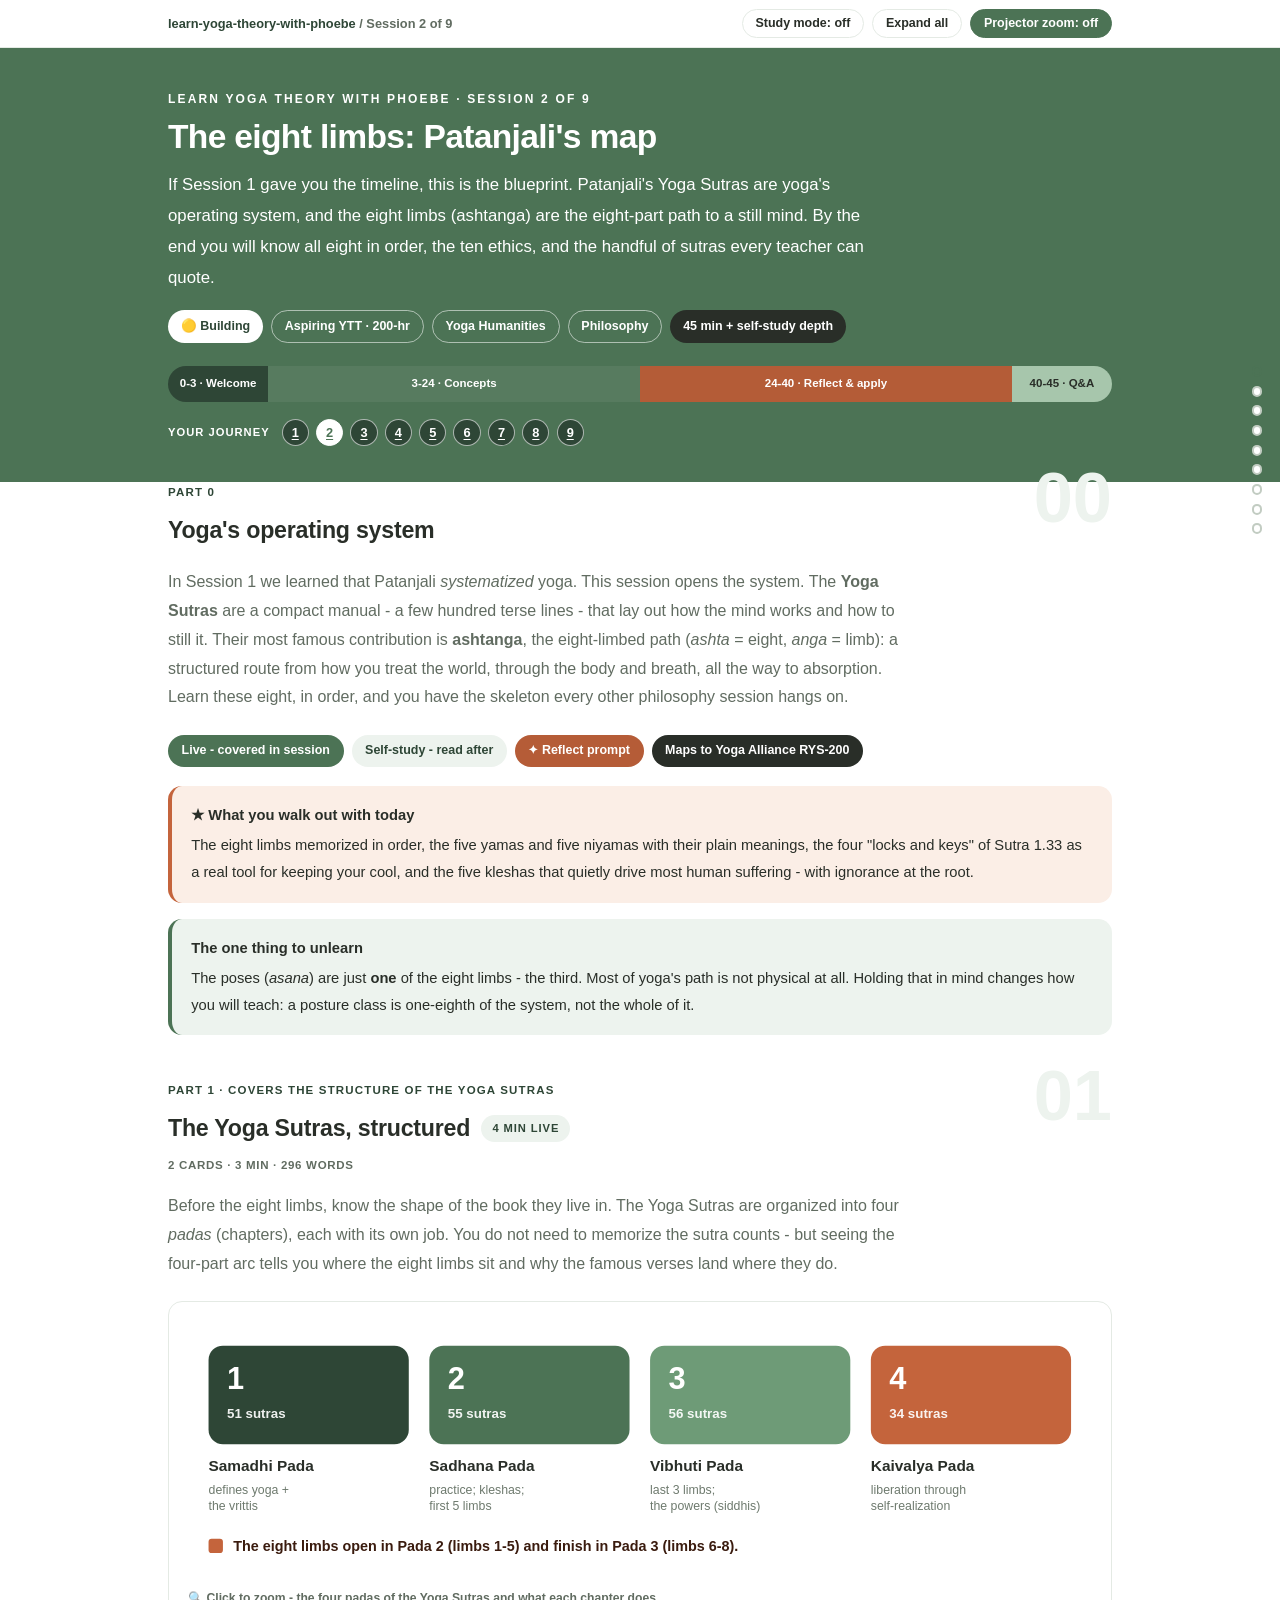
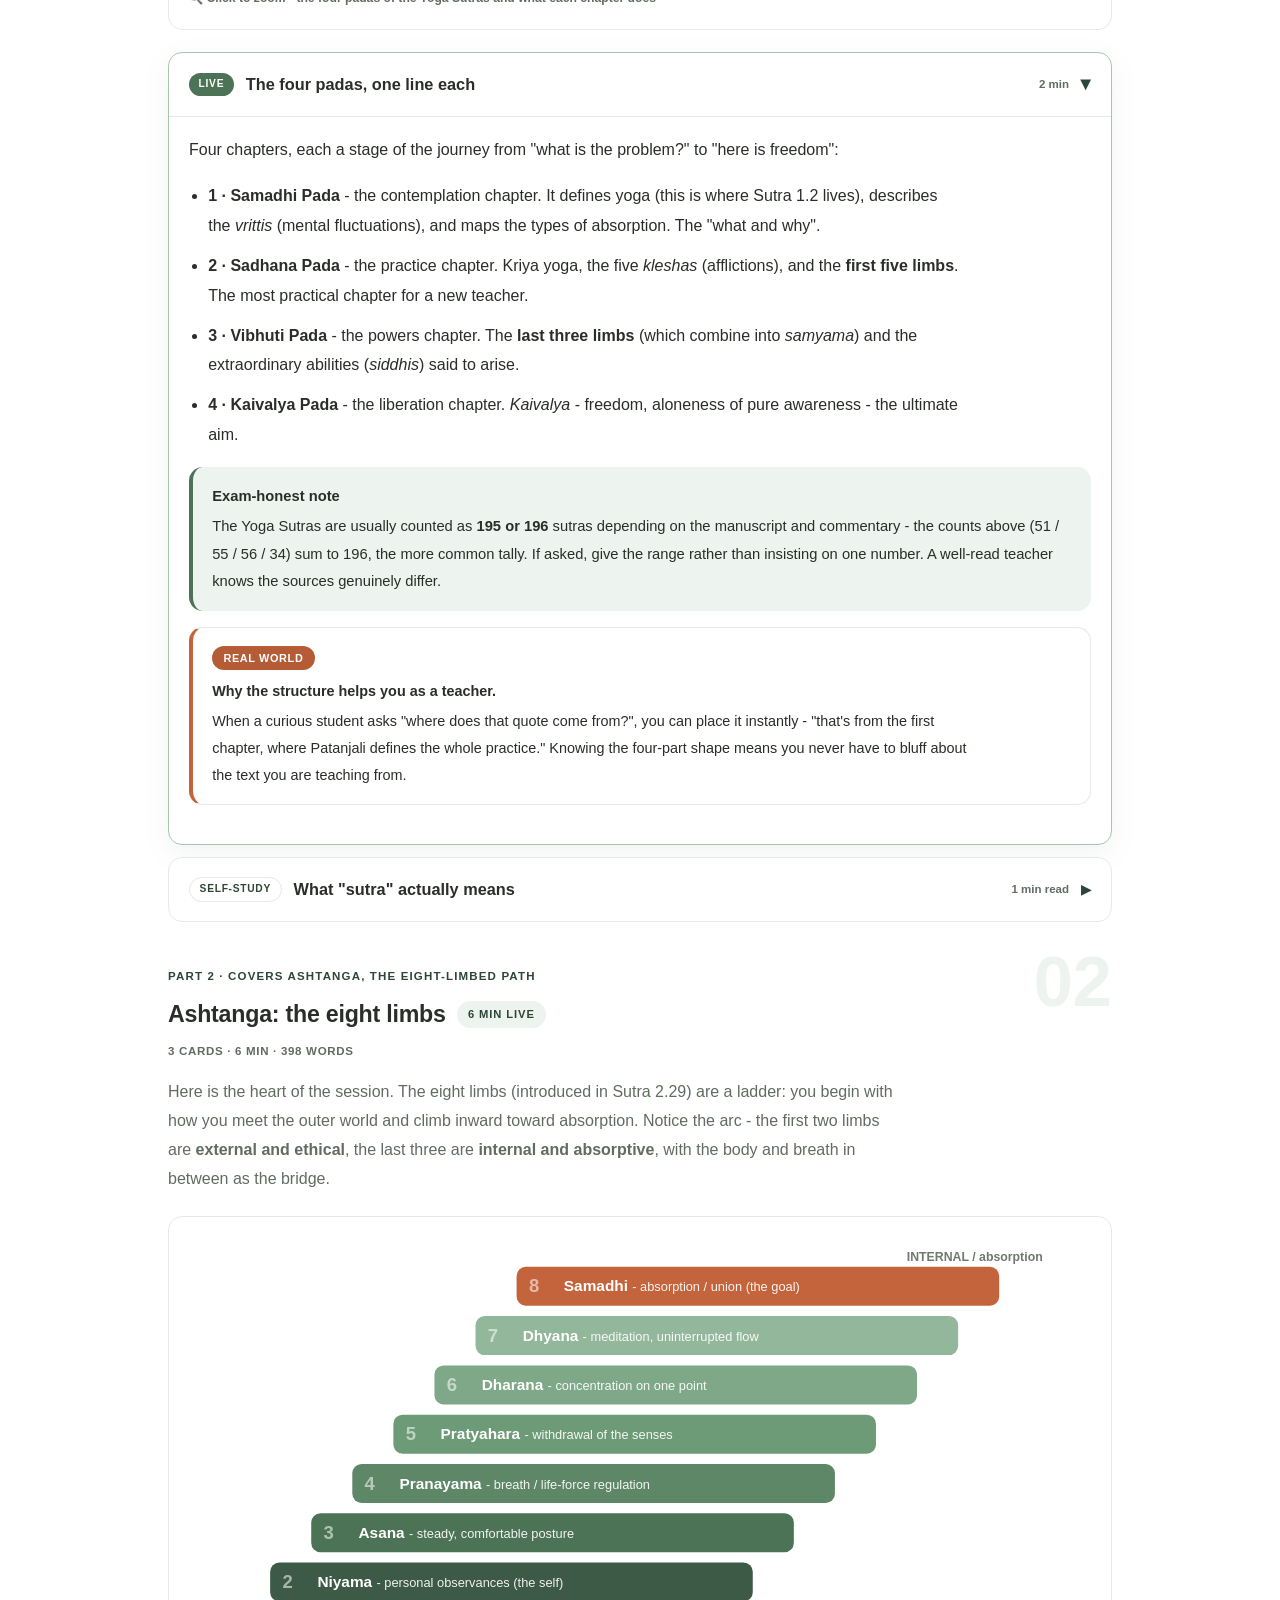
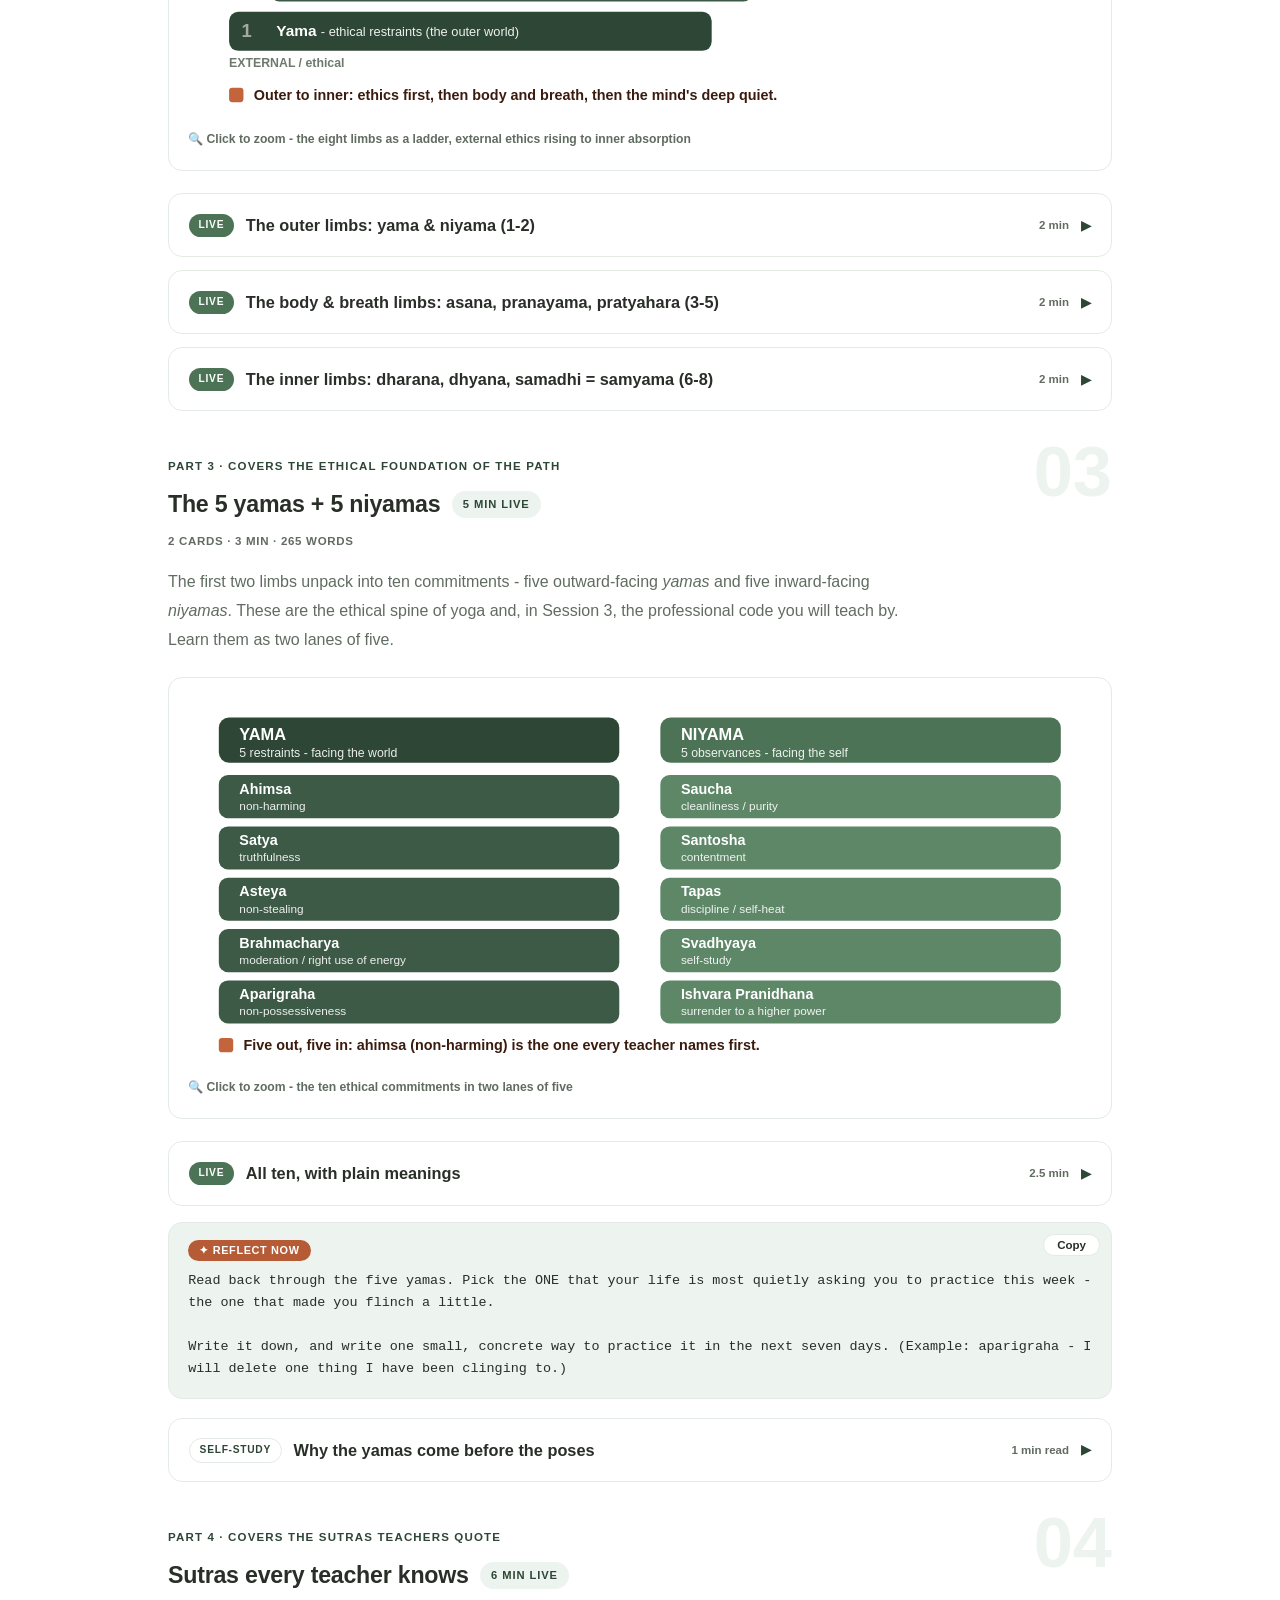
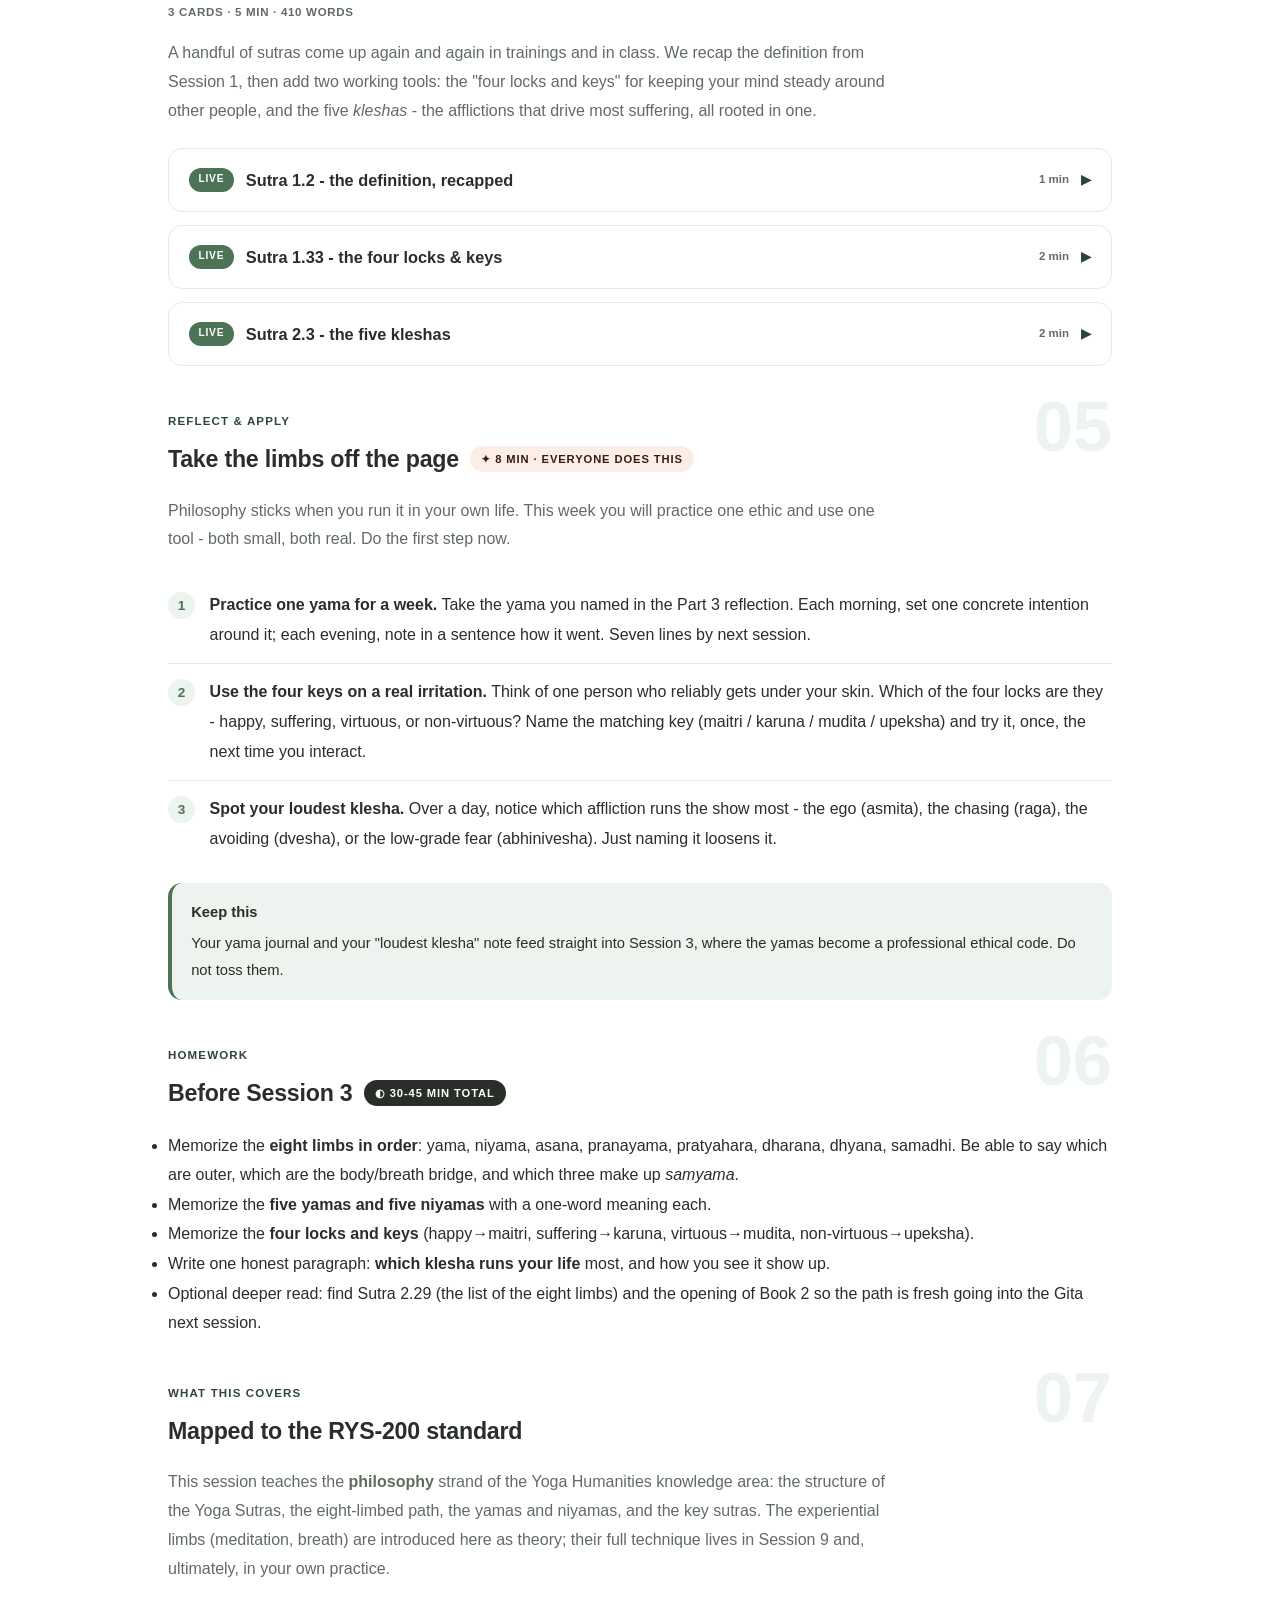
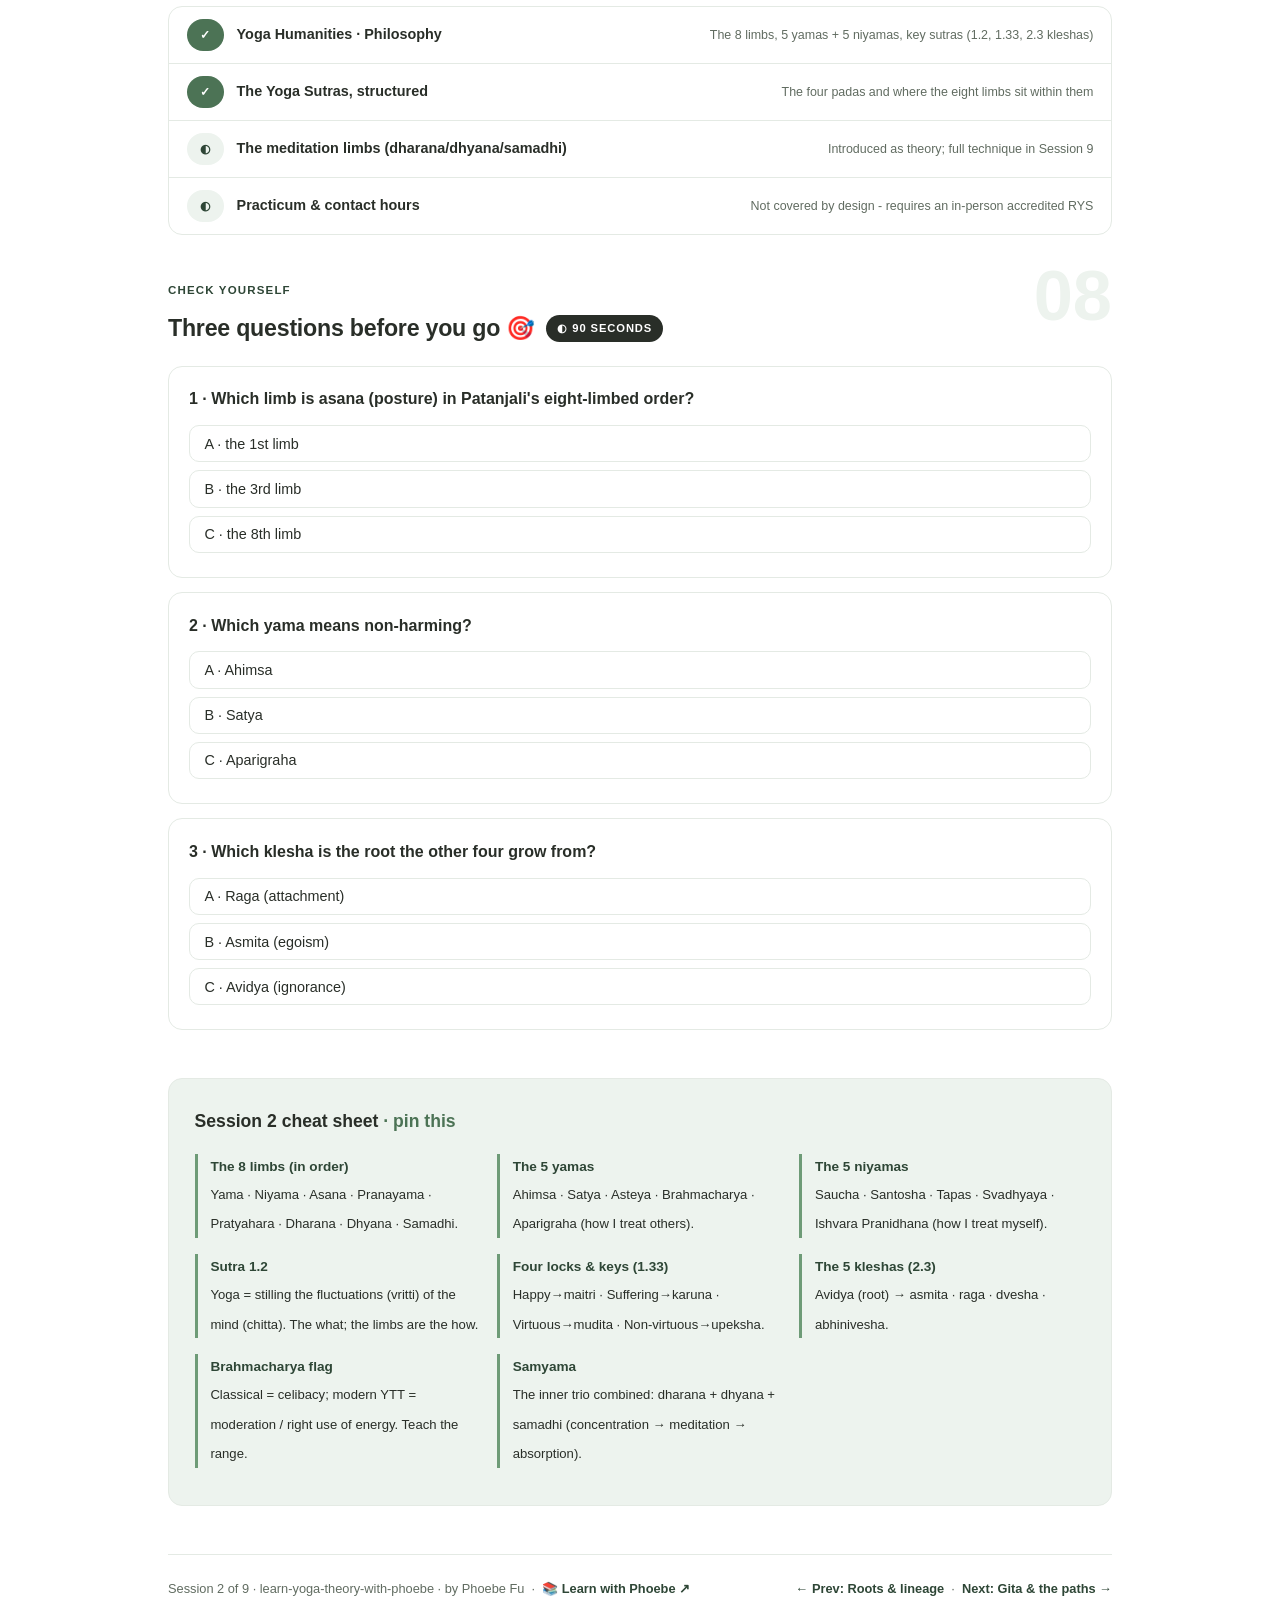
<file: courses/02-eight-limbs.html>
<!DOCTYPE html>
<html lang="en">
<head>
<meta charset="UTF-8">
<meta name="viewport" content="width=device-width, initial-scale=1.0">
<!-- social:start -->
<meta name="description" content="In Session 1 we learned that Patanjali systematized yoga. This session opens the system. The Yoga Sutras are a compact manual - a few hundred terse lines - that lay out how the mind works...">
<meta property="og:type" content="article">
<meta property="og:site_name" content="Learn with Phoebe">
<meta property="og:title" content="The eight limbs: Patanjali&#x27;s map - learn yoga theory with phoebe">
<meta property="og:description" content="In Session 1 we learned that Patanjali systematized yoga. This session opens the system. The Yoga Sutras are a compact manual - a few hundred terse lines - that lay out how the mind works...">
<meta property="og:url" content="https://phoebefu6.github.io/learn-yoga-theory-with-phoebe/courses/02-eight-limbs.html">
<meta property="og:image" content="https://phoebefu6.github.io/learn-yoga-theory-with-phoebe/assets/og-cover.png">
<meta property="og:image:width" content="1200">
<meta property="og:image:height" content="630">
<meta name="twitter:card" content="summary_large_image">
<meta name="twitter:title" content="The eight limbs: Patanjali&#x27;s map - learn yoga theory with phoebe">
<meta name="twitter:description" content="In Session 1 we learned that Patanjali systematized yoga. This session opens the system. The Yoga Sutras are a compact manual - a few hundred terse lines - that lay out how the mind works...">
<meta name="twitter:image" content="https://phoebefu6.github.io/learn-yoga-theory-with-phoebe/assets/og-cover.png">
<!-- social:end -->
<title>Session 2 · The eight limbs: Patanjali's map - learn yoga theory with phoebe</title>
<link rel="stylesheet" href="../assets/style.css?v=29">
</head>
<body>

<div class="toolbar">
  <div class="wrap">
    <span class="crumb"><a href="../index.html">learn-yoga-theory-with-phoebe</a> / Session 2 of 9</span>
    <button class="btn" id="toggle-all" type="button">Expand all</button>
    <button class="btn primary" id="zoom-toggle" type="button">Projector zoom: off</button>
  </div>
</div>

<header class="masthead">
  <div class="wrap">
    <div class="eyebrow">Learn Yoga Theory with Phoebe · Session 2 of 9</div>
    <h1>The eight limbs: <span class="accent">Patanjali's</span> map</h1>
    <p class="sub">If Session 1 gave you the timeline, this is the blueprint. Patanjali's Yoga Sutras are yoga's operating system, and the eight limbs (ashtanga) are the eight-part path to a still mind. By the end you will know all eight in order, the ten ethics, and the handful of sutras every teacher can quote.</p>
    <div class="chip-row">
      <span class="chip level">🟡 Building</span>
      <span class="chip audience">Aspiring YTT · 200-hr</span>
      <span class="chip audience">Yoga Humanities</span>
      <span class="chip audience">Philosophy</span>
      <span class="chip time">45 min + self-study depth</span>
    </div>
    <div class="agenda">
      <span class="a1" style="flex:1">0-3 · Welcome</span>
      <span class="a2" style="flex:4">3-24 · Concepts</span>
      <span class="a3" style="flex:4">24-40 · Reflect &amp; apply</span>
      <span class="a4" style="flex:1">40-45 · Q&amp;A</span>
    </div>
  </div>
</header>

<main class="wrap">

  <!-- ============ INTRO ============ -->
  <section class="section" id="intro">
    <div class="section-kicker">
      <span class="klabel">Part 0</span>
      <h2>Yoga's operating system</h2>
    </div>
    <p class="lede">In Session 1 we learned that Patanjali <em>systematized</em> yoga. This session opens the system. The <strong>Yoga Sutras</strong> are a compact manual - a few hundred terse lines - that lay out how the mind works and how to still it. Their most famous contribution is <strong>ashtanga</strong>, the eight-limbed path (<em>ashta</em> = eight, <em>anga</em> = limb): a structured route from how you treat the world, through the body and breath, all the way to absorption. Learn these eight, in order, and you have the skeleton every other philosophy session hangs on.</p>
    <div class="legend">
      <span class="pill solid">Live - covered in session</span>
      <span class="pill light">Self-study - read after</span>
      <span class="pill peach">✦ Reflect prompt</span>
      <span class="pill inkpill">Maps to Yoga Alliance RYS-200</span>
    </div>
    <div class="callout win">
      <strong>★ What you walk out with today</strong>
      The eight limbs memorized in order, the five yamas and five niyamas with their plain meanings, the four "locks and keys" of Sutra 1.33 as a real tool for keeping your cool, and the five kleshas that quietly drive most human suffering - with ignorance at the root.
    </div>
    <div class="callout tip">
      <strong>The one thing to unlearn</strong>
      The poses (<em>asana</em>) are just <strong>one</strong> of the eight limbs - the third. Most of yoga's path is not physical at all. Holding that in mind changes how you will teach: a posture class is one-eighth of the system, not the whole of it.
    </div>
  </section>

  <!-- ============ PART 1: THE SUTRAS, STRUCTURED ============ -->
  <section class="section" id="sutras-structure">
    <div class="section-kicker">
      <span class="klabel">Part 1 · covers the structure of the Yoga Sutras</span>
      <h2>The Yoga Sutras, structured <span class="tag concept">4 min live</span></h2>
    </div>
    <p class="lede">Before the eight limbs, know the shape of the book they live in. The Yoga Sutras are organized into four <em>padas</em> (chapters), each with its own job. You do not need to memorize the sutra counts - but seeing the four-part arc tells you where the eight limbs sit and why the famous verses land where they do.</p>

    <figure class="zoomable">
      <svg viewBox="0 0 880 250" xmlns="http://www.w3.org/2000/svg" role="img" aria-label="The four padas of the Yoga Sutras with their sutra counts">
        <style>
          .s2aL { font: 800 30px Inter, sans-serif; fill: #FFFFFF; }
          .s2aT { font: 700 15px Inter, sans-serif; fill: #292E28; }
          .s2aX { font: 400 12px Inter, sans-serif; fill: #6E7A6E; }
          .s2aC { font: 600 13px Inter, sans-serif; fill: #FFFFFF; opacity:.92; }
          .s2aN { font: 600 14px Inter, sans-serif; fill: #3A1B0E; }
        </style>
        <rect x="20" y="24" width="195" height="96" rx="14" fill="#2E4636"/>
        <text class="s2aL" x="38" y="66">1</text>
        <text class="s2aC" x="38" y="94">51 sutras</text>
        <text class="s2aT" x="20" y="146">Samadhi Pada</text>
        <text class="s2aX" x="20" y="168">defines yoga +</text>
        <text class="s2aX" x="20" y="184">the vrittis</text>
        <rect x="235" y="24" width="195" height="96" rx="14" fill="#4C7355"/>
        <text class="s2aL" x="253" y="66">2</text>
        <text class="s2aC" x="253" y="94">55 sutras</text>
        <text class="s2aT" x="235" y="146">Sadhana Pada</text>
        <text class="s2aX" x="235" y="168">practice; kleshas;</text>
        <text class="s2aX" x="235" y="184">first 5 limbs</text>
        <rect x="450" y="24" width="195" height="96" rx="14" fill="#6E9B77"/>
        <text class="s2aL" x="468" y="66">3</text>
        <text class="s2aC" x="468" y="94">56 sutras</text>
        <text class="s2aT" x="450" y="146">Vibhuti Pada</text>
        <text class="s2aX" x="450" y="168">last 3 limbs;</text>
        <text class="s2aX" x="450" y="184">the powers (siddhis)</text>
        <rect x="665" y="24" width="195" height="96" rx="14" fill="#C4643C"/>
        <text class="s2aL" x="683" y="66">4</text>
        <text class="s2aC" x="683" y="94">34 sutras</text>
        <text class="s2aT" x="665" y="146">Kaivalya Pada</text>
        <text class="s2aX" x="665" y="168">liberation through</text>
        <text class="s2aX" x="665" y="184">self-realization</text>
        <rect x="20" y="212" width="14" height="14" rx="3" fill="#C4643C"/>
        <text class="s2aN" x="44" y="224">The eight limbs open in Pada 2 (limbs 1-5) and finish in Pada 3 (limbs 6-8).</text>
      </svg>
      <figcaption>🔍 Click to zoom - the four padas of the Yoga Sutras and what each chapter does</figcaption>
    </figure>

    <details class="card" open>
      <summary><span class="mode live">Live</span>The four padas, one line each<span class="mini">2 min</span><span class="caret">▶</span></summary>
      <div class="body">
        <p>Four chapters, each a stage of the journey from "what is the problem?" to "here is freedom":</p>
        <ul>
          <li><strong>1 · Samadhi Pada</strong> - the contemplation chapter. It defines yoga (this is where Sutra 1.2 lives), describes the <em>vrittis</em> (mental fluctuations), and maps the types of absorption. The "what and why".</li>
          <li><strong>2 · Sadhana Pada</strong> - the practice chapter. Kriya yoga, the five <em>kleshas</em> (afflictions), and the <strong>first five limbs</strong>. The most practical chapter for a new teacher.</li>
          <li><strong>3 · Vibhuti Pada</strong> - the powers chapter. The <strong>last three limbs</strong> (which combine into <em>samyama</em>) and the extraordinary abilities (<em>siddhis</em>) said to arise.</li>
          <li><strong>4 · Kaivalya Pada</strong> - the liberation chapter. <em>Kaivalya</em> - freedom, aloneness of pure awareness - the ultimate aim.</li>
        </ul>
        <div class="callout tip">
          <strong>Exam-honest note</strong>
          The Yoga Sutras are usually counted as <strong>195 or 196</strong> sutras depending on the manuscript and commentary - the counts above (51 / 55 / 56 / 34) sum to 196, the more common tally. If asked, give the range rather than insisting on one number. A well-read teacher knows the sources genuinely differ.
        </div>
        <div class="callout example">
          <span class="ex-pill">Real world</span>
          <p><strong>Why the structure helps you as a teacher.</strong> When a curious student asks "where does that quote come from?", you can place it instantly - "that's from the first chapter, where Patanjali defines the whole practice." Knowing the four-part shape means you never have to bluff about the text you are teaching from.</p>
        </div>
      </div>
    </details>

    <details class="card">
      <summary><span class="mode self">Self-study</span>What "sutra" actually means<span class="mini">1 min read</span><span class="caret">▶</span></summary>
      <div class="body">
        <p>The word <em>sutra</em> means "thread" - the same root as "suture". Each sutra is a single tightly compressed line, meant to be memorized and then unpacked by a teacher. That is why they feel so terse: they were never meant to stand alone. They are threads a living teacher weaves into understanding, which is exactly what a commentary - or a course like this - does.</p>
      </div>
    </details>
  </section>

  <!-- ============ PART 2: THE EIGHT LIMBS ============ -->
  <section class="section" id="eight-limbs">
    <div class="section-kicker">
      <span class="klabel">Part 2 · covers ashtanga, the eight-limbed path</span>
      <h2>Ashtanga: the eight limbs <span class="tag concept">6 min live</span></h2>
    </div>
    <p class="lede">Here is the heart of the session. The eight limbs (introduced in Sutra 2.29) are a ladder: you begin with how you meet the outer world and climb inward toward absorption. Notice the arc - the first two limbs are <strong>external and ethical</strong>, the last three are <strong>internal and absorptive</strong>, with the body and breath in between as the bridge.</p>

    <figure class="zoomable">
      <svg viewBox="0 0 880 470" xmlns="http://www.w3.org/2000/svg" role="img" aria-label="The eight limbs as an ascending ladder from yama to samadhi">
        <style>
          .s2bR { font: 700 15px Inter, sans-serif; fill: #FFFFFF; }
          .s2bX { font: 400 12.5px Inter, sans-serif; fill: #FFFFFF; opacity:.92; }
          .s2bNum { font: 800 18px Inter, sans-serif; fill: #FFFFFF; opacity:.55; }
          .s2bSide { font: 700 12px Inter, sans-serif; fill: #6E7A6E; }
          .s2bN { font: 600 14px Inter, sans-serif; fill: #3A1B0E; }
          .s2bA { stroke: #C2CCC2; stroke-width: 2.5; fill: none; marker-end: url(#s2bAh); }
        </style>
        <defs>
          <marker id="s2bAh" markerWidth="9" markerHeight="9" refX="6" refY="3" orient="auto">
            <path d="M0,0 L6,3 L0,6" fill="none" stroke="#C2CCC2" stroke-width="1.6"/>
          </marker>
        </defs>
        <!-- rungs from bottom to top; y decreases as we ascend -->
        <rect x="40" y="366" width="470" height="38" rx="9" fill="#2E4636"/>
        <text class="s2bNum" x="52" y="391">1</text>
        <text class="s2bR" x="86" y="390">Yama <tspan class="s2bX">- ethical restraints (the outer world)</tspan></text>
        <rect x="80" y="318" width="470" height="38" rx="9" fill="#3C5A46"/>
        <text class="s2bNum" x="92" y="343">2</text>
        <text class="s2bR" x="126" y="342">Niyama <tspan class="s2bX">- personal observances (the self)</tspan></text>
        <rect x="120" y="270" width="470" height="38" rx="9" fill="#4C7355"/>
        <text class="s2bNum" x="132" y="295">3</text>
        <text class="s2bR" x="166" y="294">Asana <tspan class="s2bX">- steady, comfortable posture</tspan></text>
        <rect x="160" y="222" width="470" height="38" rx="9" fill="#5E8768"/>
        <text class="s2bNum" x="172" y="247">4</text>
        <text class="s2bR" x="206" y="246">Pranayama <tspan class="s2bX">- breath / life-force regulation</tspan></text>
        <rect x="200" y="174" width="470" height="38" rx="9" fill="#6E9B77"/>
        <text class="s2bNum" x="212" y="199">5</text>
        <text class="s2bR" x="246" y="198">Pratyahara <tspan class="s2bX">- withdrawal of the senses</tspan></text>
        <rect x="240" y="126" width="470" height="38" rx="9" fill="#7FA888"/>
        <text class="s2bNum" x="252" y="151">6</text>
        <text class="s2bR" x="286" y="150">Dharana <tspan class="s2bX">- concentration on one point</tspan></text>
        <rect x="280" y="78" width="470" height="38" rx="9" fill="#93B79A"/>
        <text class="s2bNum" x="292" y="103">7</text>
        <text class="s2bR" x="326" y="102">Dhyana <tspan class="s2bX">- meditation, uninterrupted flow</tspan></text>
        <rect x="320" y="30" width="470" height="38" rx="9" fill="#C4643C"/>
        <text class="s2bNum" x="332" y="55">8</text>
        <text class="s2bR" x="366" y="54">Samadhi <tspan class="s2bX">- absorption / union (the goal)</tspan></text>
        <text class="s2bSide" x="40" y="420">EXTERNAL / ethical</text>
        <text class="s2bSide" x="700" y="24">INTERNAL / absorption</text>
        <rect x="40" y="440" width="14" height="14" rx="3" fill="#C4643C"/>
        <text class="s2bN" x="64" y="452">Outer to inner: ethics first, then body and breath, then the mind's deep quiet.</text>
      </svg>
      <figcaption>🔍 Click to zoom - the eight limbs as a ladder, external ethics rising to inner absorption</figcaption>
    </figure>

    <details class="card">
      <summary><span class="mode live">Live</span>The outer limbs: yama &amp; niyama (1-2)<span class="mini">2 min</span><span class="caret">▶</span></summary>
      <div class="body">
        <p>The path does not start with the body - it starts with <strong>how you behave</strong>. The first two limbs are the ethical foundation, and the whole rest of the ladder is unstable without them.</p>
        <ul>
          <li><strong>Yama (1)</strong> - five ethical <em>restraints</em>: how you relate to the world around you (non-harming, truthfulness, and more - full list in Part 3).</li>
          <li><strong>Niyama (2)</strong> - five personal <em>observances</em>: how you relate to yourself (cleanliness, contentment, discipline, self-study, surrender).</li>
        </ul>
        <p>Together they are yoga's ethical code. Patanjali puts them <em>first</em> on purpose: a calm mind cannot be built on a life of harm and dishonesty. Character before posture.</p>
      </div>
    </details>

    <details class="card">
      <summary><span class="mode live">Live</span>The body &amp; breath limbs: asana, pranayama, pratyahara (3-5)<span class="mini">2 min</span><span class="caret">▶</span></summary>
      <div class="body">
        <p>These three are the bridge between the outer ethical limbs and the inner mental ones. They take the practice from behavior into the body, then to the edge of the mind:</p>
        <ul>
          <li><strong>Asana (3)</strong> - posture. In Patanjali it means a <em>steady, comfortable seat</em> for meditation, not the athletic postures we picture (you meet the full definition, Sutra 2.46, in Session 6).</li>
          <li><strong>Pranayama (4)</strong> - regulation and extension of the breath / life-force (<em>prana</em>). The breath is the lever that steadies the nervous system (full technique in Session 9).</li>
          <li><strong>Pratyahara (5)</strong> - withdrawal of the senses. Turning attention inward, away from the constant pull of sights and sounds - the hinge into the inner limbs.</li>
        </ul>
        <div class="callout example">
          <span class="ex-pill">Real world</span>
          <p><strong>You have felt pratyahara without naming it.</strong> Think of being so absorbed in a book that you did not hear someone call your name. The senses were still working - your attention simply turned inward. That involuntary flicker is a taste of the fifth limb; yoga just makes it something you can choose on purpose.</p>
        </div>
      </div>
    </details>

    <details class="card">
      <summary><span class="mode live">Live</span>The inner limbs: dharana, dhyana, samadhi = samyama (6-8)<span class="mini">2 min</span><span class="caret">▶</span></summary>
      <div class="body">
        <p>The last three limbs are a single deepening arc of attention on one object, and together they have a name: <strong>samyama</strong>.</p>
        <ul>
          <li><strong>Dharana (6)</strong> - concentration. Holding the mind on a <em>single</em> point (a breath, a candle, a mantra). Attention keeps slipping; you keep bringing it back.</li>
          <li><strong>Dhyana (7)</strong> - meditation. When that focus becomes <em>uninterrupted</em> - a steady flow rather than repeated catching. Effort becomes ease.</li>
          <li><strong>Samadhi (8)</strong> - absorption. The sense of a separate "me observing" dissolves into the object of focus. This is the goal the whole ladder climbs toward.</li>
        </ul>
        <p>The progression is one continuous zoom: you <em>aim</em> (dharana), the aim <em>steadies</em> (dhyana), the aimer <em>disappears</em> (samadhi). Trainings teach these three as theory; the deep techniques stay in personal practice and Session 9.</p>
      </div>
    </details>
  </section>

  <!-- ============ PART 3: YAMAS & NIYAMAS ============ -->
  <section class="section" id="yamas-niyamas">
    <div class="section-kicker">
      <span class="klabel">Part 3 · covers the ethical foundation of the path</span>
      <h2>The 5 yamas + 5 niyamas <span class="tag concept">5 min live</span></h2>
    </div>
    <p class="lede">The first two limbs unpack into ten commitments - five outward-facing <em>yamas</em> and five inward-facing <em>niyamas</em>. These are the ethical spine of yoga and, in Session 3, the professional code you will teach by. Learn them as two lanes of five.</p>

    <figure class="zoomable">
      <svg viewBox="0 0 880 360" xmlns="http://www.w3.org/2000/svg" role="img" aria-label="Two lanes: five yamas and five niyamas">
        <style>
          .s2cH { font: 800 16px Inter, sans-serif; fill: #FFFFFF; }
          .s2cHx { font: 400 12px Inter, sans-serif; fill: #FFFFFF; opacity:.9; }
          .s2cChip { font: 700 14px Inter, sans-serif; fill: #FFFFFF; }
          .s2cSub { font: 400 11.5px Inter, sans-serif; fill: #FFFFFF; opacity:.9; }
          .s2cN { font: 600 14px Inter, sans-serif; fill: #3A1B0E; }
        </style>
        <!-- lane headers -->
        <rect x="30" y="20" width="390" height="44" rx="10" fill="#2E4636"/>
        <text class="s2cH" x="50" y="42">YAMA</text>
        <text class="s2cHx" x="50" y="58">5 restraints - facing the world</text>
        <rect x="460" y="20" width="390" height="44" rx="10" fill="#4C7355"/>
        <text class="s2cH" x="480" y="42">NIYAMA</text>
        <text class="s2cHx" x="480" y="58">5 observances - facing the self</text>
        <!-- yama chips -->
        <rect x="30" y="76" width="390" height="42" rx="9" fill="#3C5A46"/>
        <text class="s2cChip" x="50" y="94">Ahimsa</text><text class="s2cSub" x="50" y="110">non-harming</text>
        <rect x="30" y="126" width="390" height="42" rx="9" fill="#3C5A46"/>
        <text class="s2cChip" x="50" y="144">Satya</text><text class="s2cSub" x="50" y="160">truthfulness</text>
        <rect x="30" y="176" width="390" height="42" rx="9" fill="#3C5A46"/>
        <text class="s2cChip" x="50" y="194">Asteya</text><text class="s2cSub" x="50" y="210">non-stealing</text>
        <rect x="30" y="226" width="390" height="42" rx="9" fill="#3C5A46"/>
        <text class="s2cChip" x="50" y="244">Brahmacharya</text><text class="s2cSub" x="50" y="260">moderation / right use of energy</text>
        <rect x="30" y="276" width="390" height="42" rx="9" fill="#3C5A46"/>
        <text class="s2cChip" x="50" y="294">Aparigraha</text><text class="s2cSub" x="50" y="310">non-possessiveness</text>
        <!-- niyama chips -->
        <rect x="460" y="76" width="390" height="42" rx="9" fill="#5E8768"/>
        <text class="s2cChip" x="480" y="94">Saucha</text><text class="s2cSub" x="480" y="110">cleanliness / purity</text>
        <rect x="460" y="126" width="390" height="42" rx="9" fill="#5E8768"/>
        <text class="s2cChip" x="480" y="144">Santosha</text><text class="s2cSub" x="480" y="160">contentment</text>
        <rect x="460" y="176" width="390" height="42" rx="9" fill="#5E8768"/>
        <text class="s2cChip" x="480" y="194">Tapas</text><text class="s2cSub" x="480" y="210">discipline / self-heat</text>
        <rect x="460" y="226" width="390" height="42" rx="9" fill="#5E8768"/>
        <text class="s2cChip" x="480" y="244">Svadhyaya</text><text class="s2cSub" x="480" y="260">self-study</text>
        <rect x="460" y="276" width="390" height="42" rx="9" fill="#5E8768"/>
        <text class="s2cChip" x="480" y="294">Ishvara Pranidhana</text><text class="s2cSub" x="480" y="310">surrender to a higher power</text>
        <rect x="30" y="332" width="14" height="14" rx="3" fill="#C4643C"/>
        <text class="s2cN" x="54" y="344">Five out, five in: ahimsa (non-harming) is the one every teacher names first.</text>
      </svg>
      <figcaption>🔍 Click to zoom - the ten ethical commitments in two lanes of five</figcaption>
    </figure>

    <details class="card">
      <summary><span class="mode live">Live</span>All ten, with plain meanings<span class="mini">2.5 min</span><span class="caret">▶</span></summary>
      <div class="body">
        <p>Sanskrit and a working translation for each. Learn the yamas as "how I treat others" and the niyamas as "how I treat myself":</p>
        <table class="clean">
          <thead><tr><th>Sanskrit</th><th>Plain meaning</th><th>Group</th></tr></thead>
          <tbody>
            <tr><td><strong>Ahimsa</strong></td><td>Non-harming - in action, speech and thought</td><td>Yama</td></tr>
            <tr><td><strong>Satya</strong></td><td>Truthfulness - honesty that does not harm</td><td>Yama</td></tr>
            <tr><td><strong>Asteya</strong></td><td>Non-stealing - including time, credit, energy</td><td>Yama</td></tr>
            <tr><td><strong>Brahmacharya</strong></td><td>Moderation / right use of vital energy</td><td>Yama</td></tr>
            <tr><td><strong>Aparigraha</strong></td><td>Non-possessiveness, non-greed, non-grasping</td><td>Yama</td></tr>
            <tr><td><strong>Saucha</strong></td><td>Cleanliness and purity - of body and space</td><td>Niyama</td></tr>
            <tr><td><strong>Santosha</strong></td><td>Contentment - peace with what is</td><td>Niyama</td></tr>
            <tr><td><strong>Tapas</strong></td><td>Discipline, "self-heat", committed effort</td><td>Niyama</td></tr>
            <tr><td><strong>Svadhyaya</strong></td><td>Self-study - of texts and of oneself</td><td>Niyama</td></tr>
            <tr><td><strong>Ishvara Pranidhana</strong></td><td>Surrender to a higher power / the greater whole</td><td>Niyama</td></tr>
          </tbody>
        </table>
        <div class="callout tip">
          <strong>Flag: brahmacharya</strong>
          Classically, <em>brahmacharya</em> meant <strong>celibacy / chastity</strong> - it was written for renunciate monks. In most modern teacher trainings it is taught as <strong>moderation</strong> or "right use of your vital energy" - not squandering yourself. Both readings are legitimate; teach the range and name which lineage a given text is coming from, rather than asserting one meaning.
        </div>
        <div class="callout example">
          <span class="ex-pill">Real world</span>
          <p><strong>Aparigraha in a phone.</strong> Non-possessiveness sounds abstract until you look at a full camera roll or an overflowing inbox you cannot let go of. A student who "declutters" and feels lighter has practiced <em>aparigraha</em> without a mat in sight - proof these ten are life practices, not just yoga-class rules.</p>
        </div>
      </div>
    </details>

    <div class="prompt-box good"><span class="label">✦ Reflect now</span>Read back through the five yamas. Pick the ONE that your life is most quietly asking you to practice this week - the one that made you flinch a little.

Write it down, and write one small, concrete way to practice it in the next seven days. (Example: aparigraha - I will delete one thing I have been clinging to.)</div>

    <details class="card">
      <summary><span class="mode self">Self-study</span>Why the yamas come before the poses<span class="mini">1 min read</span><span class="caret">▶</span></summary>
      <div class="body">
        <p>It is easy to skip straight to the mat. But Patanjali's order is deliberate: without <em>ahimsa</em> and <em>satya</em>, a "still mind" is just a well-stretched one. The ethics are not a prelude to yoga - they are the first two limbs <em>of</em> yoga. A teacher who lives the yamas is teaching them before they say a word, which is exactly the point of Session 3.</p>
      </div>
    </details>
  </section>

  <!-- ============ PART 4: KEY SUTRAS ============ -->
  <section class="section" id="key-sutras">
    <div class="section-kicker">
      <span class="klabel">Part 4 · covers the sutras teachers quote</span>
      <h2>Sutras every teacher knows <span class="tag concept">6 min live</span></h2>
    </div>
    <p class="lede">A handful of sutras come up again and again in trainings and in class. We recap the definition from Session 1, then add two working tools: the "four locks and keys" for keeping your mind steady around other people, and the five <em>kleshas</em> - the afflictions that drive most suffering, all rooted in one.</p>

    <details class="card">
      <summary><span class="mode live">Live</span>Sutra 1.2 - the definition, recapped<span class="mini">1 min</span><span class="caret">▶</span></summary>
      <div class="body">
        <p>From Session 1, the line the whole system rests on: <strong><em>Yogash chitta vritti nirodhah</em></strong> - "Yoga is the stilling of the fluctuations (<em>vritti</em>) of the mind (<em>chitta</em>)." Every limb you learned today exists to produce that one result. The eight limbs are the <em>how</em>; Sutra 1.2 is the <em>what</em>. Keep them paired in your memory.</p>
      </div>
    </details>

    <details class="card">
      <summary><span class="mode live">Live</span>Sutra 1.33 - the four locks &amp; keys<span class="mini">2 min</span><span class="caret">▶</span></summary>
      <div class="body">
        <p>One of the most practical lines in the whole text. Patanjali says the mind stays clear and steady when you meet four kinds of people with four matching attitudes. Think of the people as "locks" and the attitudes as the "keys" that keep you calm:</p>
        <table class="clean">
          <thead><tr><th>When you meet the...</th><th>Meet them with (key)</th></tr></thead>
          <tbody>
            <tr><td><strong>Happy</strong></td><td><em>Maitri</em> - friendliness (not envy)</td></tr>
            <tr><td><strong>Suffering</strong></td><td><em>Karuna</em> - compassion (not pity)</td></tr>
            <tr><td><strong>Virtuous</strong></td><td><em>Mudita</em> - joy / gladness (not resentment)</td></tr>
            <tr><td><strong>Non-virtuous</strong></td><td><em>Upeksha</em> - equanimity (not judgment)</td></tr>
          </tbody>
        </table>
        <div class="callout example">
          <span class="ex-pill">Real world</span>
          <p><strong>A teacher's reaction-management tool.</strong> A student brags about a handstand (happy) - answer with <em>maitri</em>, genuine gladness, not a flicker of "must be nice". Someone shows up in tears (suffering) - <em>karuna</em>, presence without fixing. A difficult, rude student (non-virtuous) - <em>upeksha</em>, keep your center, do not take the bait. Sutra 1.33 is, quite literally, how you keep your own mind steady while holding a room.</p>
        </div>
      </div>
    </details>

    <details class="card">
      <summary><span class="mode live">Live</span>Sutra 2.3 - the five kleshas<span class="mini">2 min</span><span class="caret">▶</span></summary>
      <div class="body">
        <p>The <em>kleshas</em> are the five afflictions - the mental knots that cause suffering and keep the mind churning. The crucial insight: <strong>avidya (ignorance) is the root</strong>, and the other four grow out of it. Pull up ignorance and the rest lose their grip.</p>
        <figure class="zoomable">
          <svg viewBox="0 0 880 260" xmlns="http://www.w3.org/2000/svg" role="img" aria-label="The five kleshas with avidya as the root the other four grow from">
            <style>
              .s2dRoot { font: 700 16px Inter, sans-serif; fill: #FFFFFF; }
              .s2dRx { font: 400 12px Inter, sans-serif; fill: #FFFFFF; opacity:.9; }
              .s2dB { font: 700 14px Inter, sans-serif; fill: #FFFFFF; }
              .s2dBx { font: 400 11.5px Inter, sans-serif; fill: #FFFFFF; opacity:.9; }
              .s2dN { font: 600 14px Inter, sans-serif; fill: #3A1B0E; }
              .s2dA { stroke: #C2CCC2; stroke-width: 2; fill: none; marker-end: url(#s2dAh); }
            </style>
            <defs>
              <marker id="s2dAh" markerWidth="8" markerHeight="8" refX="6" refY="3" orient="auto">
                <path d="M0,0 L6,3 L0,6" fill="none" stroke="#C2CCC2" stroke-width="1.5"/>
              </marker>
            </defs>
            <!-- root -->
            <rect x="30" y="86" width="185" height="70" rx="12" fill="#2E4636"/>
            <text class="s2dRoot" x="48" y="118">Avidya</text>
            <text class="s2dRx" x="48" y="140">ignorance - the ROOT</text>
            <!-- arrows to the four -->
            <line class="s2dA" x1="215" y1="104" x2="290" y2="44"/>
            <line class="s2dA" x1="215" y1="116" x2="290" y2="104"/>
            <line class="s2dA" x1="215" y1="128" x2="290" y2="164"/>
            <line class="s2dA" x1="215" y1="140" x2="290" y2="224"/>
            <rect x="295" y="20" width="270" height="48" rx="10" fill="#4C7355"/>
            <text class="s2dB" x="313" y="40">Asmita</text><text class="s2dBx" x="313" y="58">egoism - "I am this identity"</text>
            <rect x="295" y="80" width="270" height="48" rx="10" fill="#5E8768"/>
            <text class="s2dB" x="313" y="100">Raga</text><text class="s2dBx" x="313" y="118">attachment - chasing pleasure</text>
            <rect x="295" y="140" width="270" height="48" rx="10" fill="#6E9B77"/>
            <text class="s2dB" x="313" y="160">Dvesha</text><text class="s2dBx" x="313" y="178">aversion - pushing away pain</text>
            <rect x="295" y="200" width="270" height="48" rx="10" fill="#7FA888"/>
            <text class="s2dB" x="313" y="220">Abhinivesha</text><text class="s2dBx" x="313" y="238">clinging to life / fear of death</text>
            <rect x="600" y="90" width="14" height="14" rx="3" fill="#C4643C"/>
            <text class="s2dN" x="600" y="130">Ignorance is</text>
            <text class="s2dN" x="600" y="148">the soil;</text>
            <text class="s2dN" x="600" y="166">the other four</text>
            <text class="s2dN" x="600" y="184">are what grows.</text>
          </svg>
          <figcaption>🔍 Click to zoom - avidya (ignorance) is the root the other four kleshas grow from</figcaption>
        </figure>
        <p>In order: <strong>avidya</strong> (ignorance, the root) → <strong>asmita</strong> (egoism / mistaking the ego for the true self) → <strong>raga</strong> (attachment to pleasure) → <strong>dvesha</strong> (aversion to pain) → <strong>abhinivesha</strong> (clinging to life, fear of death). Notice raga and dvesha are a pair: the same reflex, chasing what feels good and fleeing what feels bad.</p>
      </div>
    </details>
  </section>

  <!-- ============ REFLECT & APPLY ============ -->
  <section class="section" id="apply-1">
    <div class="section-kicker">
      <span class="klabel">Reflect &amp; apply</span>
      <h2>Take the limbs off the page <span class="tag demo">✦ 8 min · everyone does this</span></h2>
    </div>
    <p class="lede">Philosophy sticks when you run it in your own life. This week you will practice one ethic and use one tool - both small, both real. Do the first step now.</p>

    <div class="steps">
      <div class="step"><p><strong>Practice one yama for a week.</strong> Take the yama you named in the Part 3 reflection. Each morning, set one concrete intention around it; each evening, note in a sentence how it went. Seven lines by next session.</p></div>
      <div class="step"><p><strong>Use the four keys on a real irritation.</strong> Think of one person who reliably gets under your skin. Which of the four locks are they - happy, suffering, virtuous, or non-virtuous? Name the matching key (maitri / karuna / mudita / upeksha) and try it, once, the next time you interact.</p></div>
      <div class="step"><p><strong>Spot your loudest klesha.</strong> Over a day, notice which affliction runs the show most - the ego (asmita), the chasing (raga), the avoiding (dvesha), or the low-grade fear (abhinivesha). Just naming it loosens it.</p></div>
    </div>

    <div class="callout tip">
      <strong>Keep this</strong>
      Your yama journal and your "loudest klesha" note feed straight into Session 3, where the yamas become a professional ethical code. Do not toss them.
    </div>
  </section>

  <!-- ============ HOMEWORK ============ -->
  <section class="section" id="exercise">
    <div class="section-kicker">
      <span class="klabel">Homework</span>
      <h2>Before Session 3 <span class="tag exercise">◐ 30-45 min total</span></h2>
    </div>
    <ul>
      <li>Memorize the <strong>eight limbs in order</strong>: yama, niyama, asana, pranayama, pratyahara, dharana, dhyana, samadhi. Be able to say which are outer, which are the body/breath bridge, and which three make up <em>samyama</em>.</li>
      <li>Memorize the <strong>five yamas and five niyamas</strong> with a one-word meaning each.</li>
      <li>Memorize the <strong>four locks and keys</strong> (happy→maitri, suffering→karuna, virtuous→mudita, non-virtuous→upeksha).</li>
      <li>Write one honest paragraph: <strong>which klesha runs your life</strong> most, and how you see it show up.</li>
      <li>Optional deeper read: find Sutra 2.29 (the list of the eight limbs) and the opening of Book 2 so the path is fresh going into the Gita next session.</li>
    </ul>
  </section>

  <!-- ============ SOURCES / COVERAGE ============ -->
  <section class="section" id="official">
    <div class="section-kicker">
      <span class="klabel">What this covers</span>
      <h2>Mapped to the RYS-200 standard</h2>
    </div>
    <p class="lede">This session teaches the <strong>philosophy</strong> strand of the Yoga Humanities knowledge area: the structure of the Yoga Sutras, the eight-limbed path, the yamas and niyamas, and the key sutras. The experiential limbs (meditation, breath) are introduced here as theory; their full technique lives in Session 9 and, ultimately, in your own practice.</p>
    <div class="covered">
      <div class="covered-row"><span class="status pill solid">✓</span><span class="name">Yoga Humanities · Philosophy</span><span class="note">The 8 limbs, 5 yamas + 5 niyamas, key sutras (1.2, 1.33, 2.3 kleshas)</span></div>
      <div class="covered-row"><span class="status pill solid">✓</span><span class="name">The Yoga Sutras, structured</span><span class="note">The four padas and where the eight limbs sit within them</span></div>
      <div class="covered-row"><span class="status pill light">◐</span><span class="name">The meditation limbs (dharana/dhyana/samadhi)</span><span class="note">Introduced as theory; full technique in Session 9</span></div>
      <div class="covered-row"><span class="status pill light">◐</span><span class="name">Practicum &amp; contact hours</span><span class="note">Not covered by design - requires an in-person accredited RYS</span></div>
    </div>
  </section>

  <!-- ============ QUIZ ============ -->
  <section class="section" id="quiz">
    <div class="section-kicker">
      <span class="klabel">Check yourself</span>
      <h2>Three questions before you go 🎯 <span class="tag exercise">◐ 90 seconds</span></h2>
    </div>
    <div class="quiz-q" data-answer="1">
      <p class="qtext">1 · Which limb is asana (posture) in Patanjali's eight-limbed order?</p>
      <button class="qopt" type="button">A · the 1st limb</button>
      <button class="qopt" type="button">B · the 3rd limb</button>
      <button class="qopt" type="button">C · the 8th limb</button>
      <p class="qwhy">Asana is the third limb, after yama and niyama. The poses are one-eighth of the path, and not even the starting point.</p>
    </div>
    <div class="quiz-q" data-answer="0">
      <p class="qtext">2 · Which yama means non-harming?</p>
      <button class="qopt" type="button">A · Ahimsa</button>
      <button class="qopt" type="button">B · Satya</button>
      <button class="qopt" type="button">C · Aparigraha</button>
      <p class="qwhy">Ahimsa is non-harming - in action, speech and thought. Satya is truthfulness; aparigraha is non-possessiveness.</p>
    </div>
    <div class="quiz-q" data-answer="2">
      <p class="qtext">3 · Which klesha is the root the other four grow from?</p>
      <button class="qopt" type="button">A · Raga (attachment)</button>
      <button class="qopt" type="button">B · Asmita (egoism)</button>
      <button class="qopt" type="button">C · Avidya (ignorance)</button>
      <p class="qwhy">Avidya, ignorance, is the root klesha. Asmita, raga, dvesha and abhinivesha all grow out of it.</p>
    </div>
    <p class="quiz-score"></p>
  </section>

  <!-- ============ CHEAT SHEET ============ -->
  <section class="cheat" id="cheatsheet">
    <h3>Session 2 cheat sheet <span>· pin this</span></h3>
    <div class="grid-2">
      <div class="cheat-item"><b>The 8 limbs (in order)</b><span>Yama · Niyama · Asana · Pranayama · Pratyahara · Dharana · Dhyana · Samadhi.</span></div>
      <div class="cheat-item"><b>The 5 yamas</b><span>Ahimsa · Satya · Asteya · Brahmacharya · Aparigraha (how I treat others).</span></div>
      <div class="cheat-item"><b>The 5 niyamas</b><span>Saucha · Santosha · Tapas · Svadhyaya · Ishvara Pranidhana (how I treat myself).</span></div>
      <div class="cheat-item"><b>Sutra 1.2</b><span>Yoga = stilling the fluctuations (vritti) of the mind (chitta). The what; the limbs are the how.</span></div>
      <div class="cheat-item"><b>Four locks &amp; keys (1.33)</b><span>Happy→maitri · Suffering→karuna · Virtuous→mudita · Non-virtuous→upeksha.</span></div>
      <div class="cheat-item"><b>The 5 kleshas (2.3)</b><span>Avidya (root) → asmita · raga · dvesha · abhinivesha.</span></div>
      <div class="cheat-item"><b>Brahmacharya flag</b><span>Classical = celibacy; modern YTT = moderation / right use of energy. Teach the range.</span></div>
      <div class="cheat-item"><b>Samyama</b><span>The inner trio combined: dharana + dhyana + samadhi (concentration → meditation → absorption).</span></div>
    </div>
  </section>

  <footer class="pagefoot">
    <span>Session 2 of 9 · learn-yoga-theory-with-phoebe · by Phoebe Fu &nbsp;·&nbsp; 📚 <a href="https://phoebefu6.github.io/learn-with-phoebe/">Learn with Phoebe ↗</a></span>
    <span><a href="01-roots-lineage.html">← Prev: Roots &amp; lineage</a> &nbsp;·&nbsp; <a href="03-gita-paths.html">Next: Gita &amp; the paths →</a></span>
  </footer>

</main>

<script src="../assets/app.js?v=27"></script>
</body>
</html>
</file>
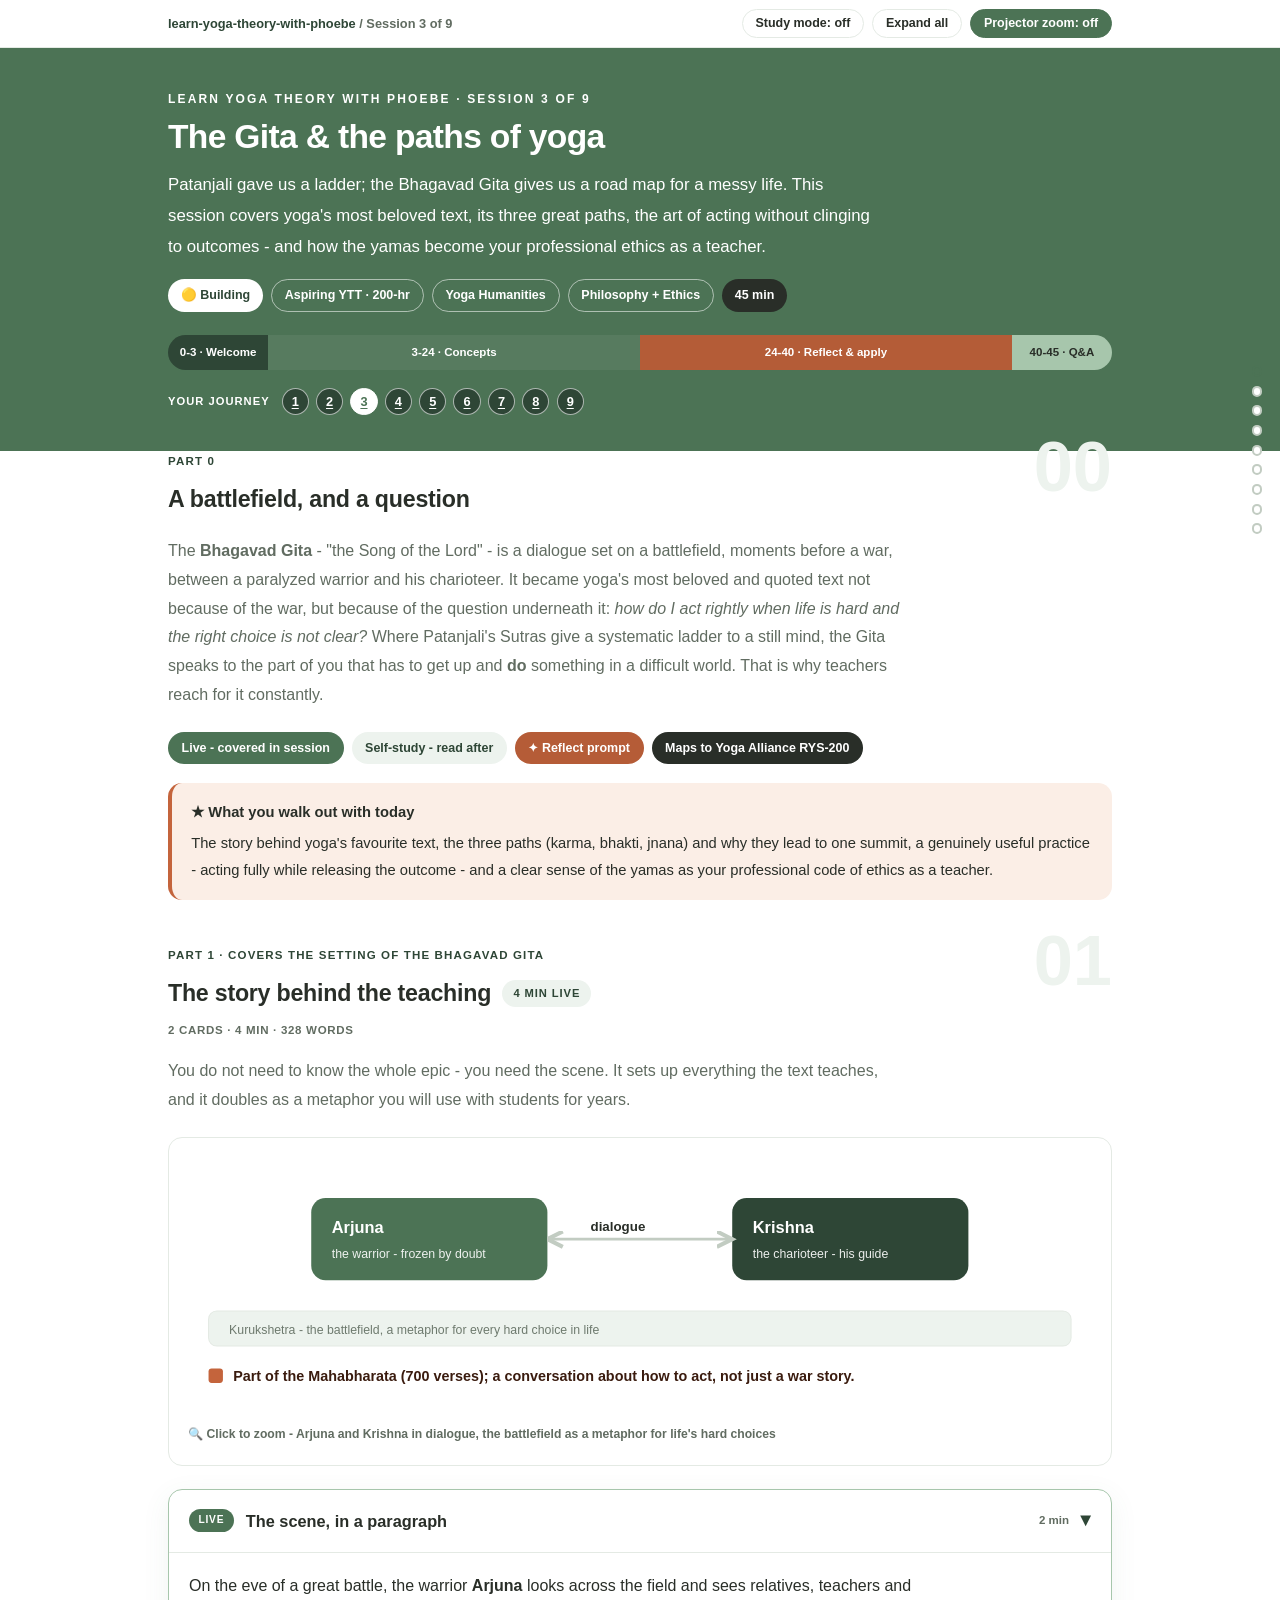
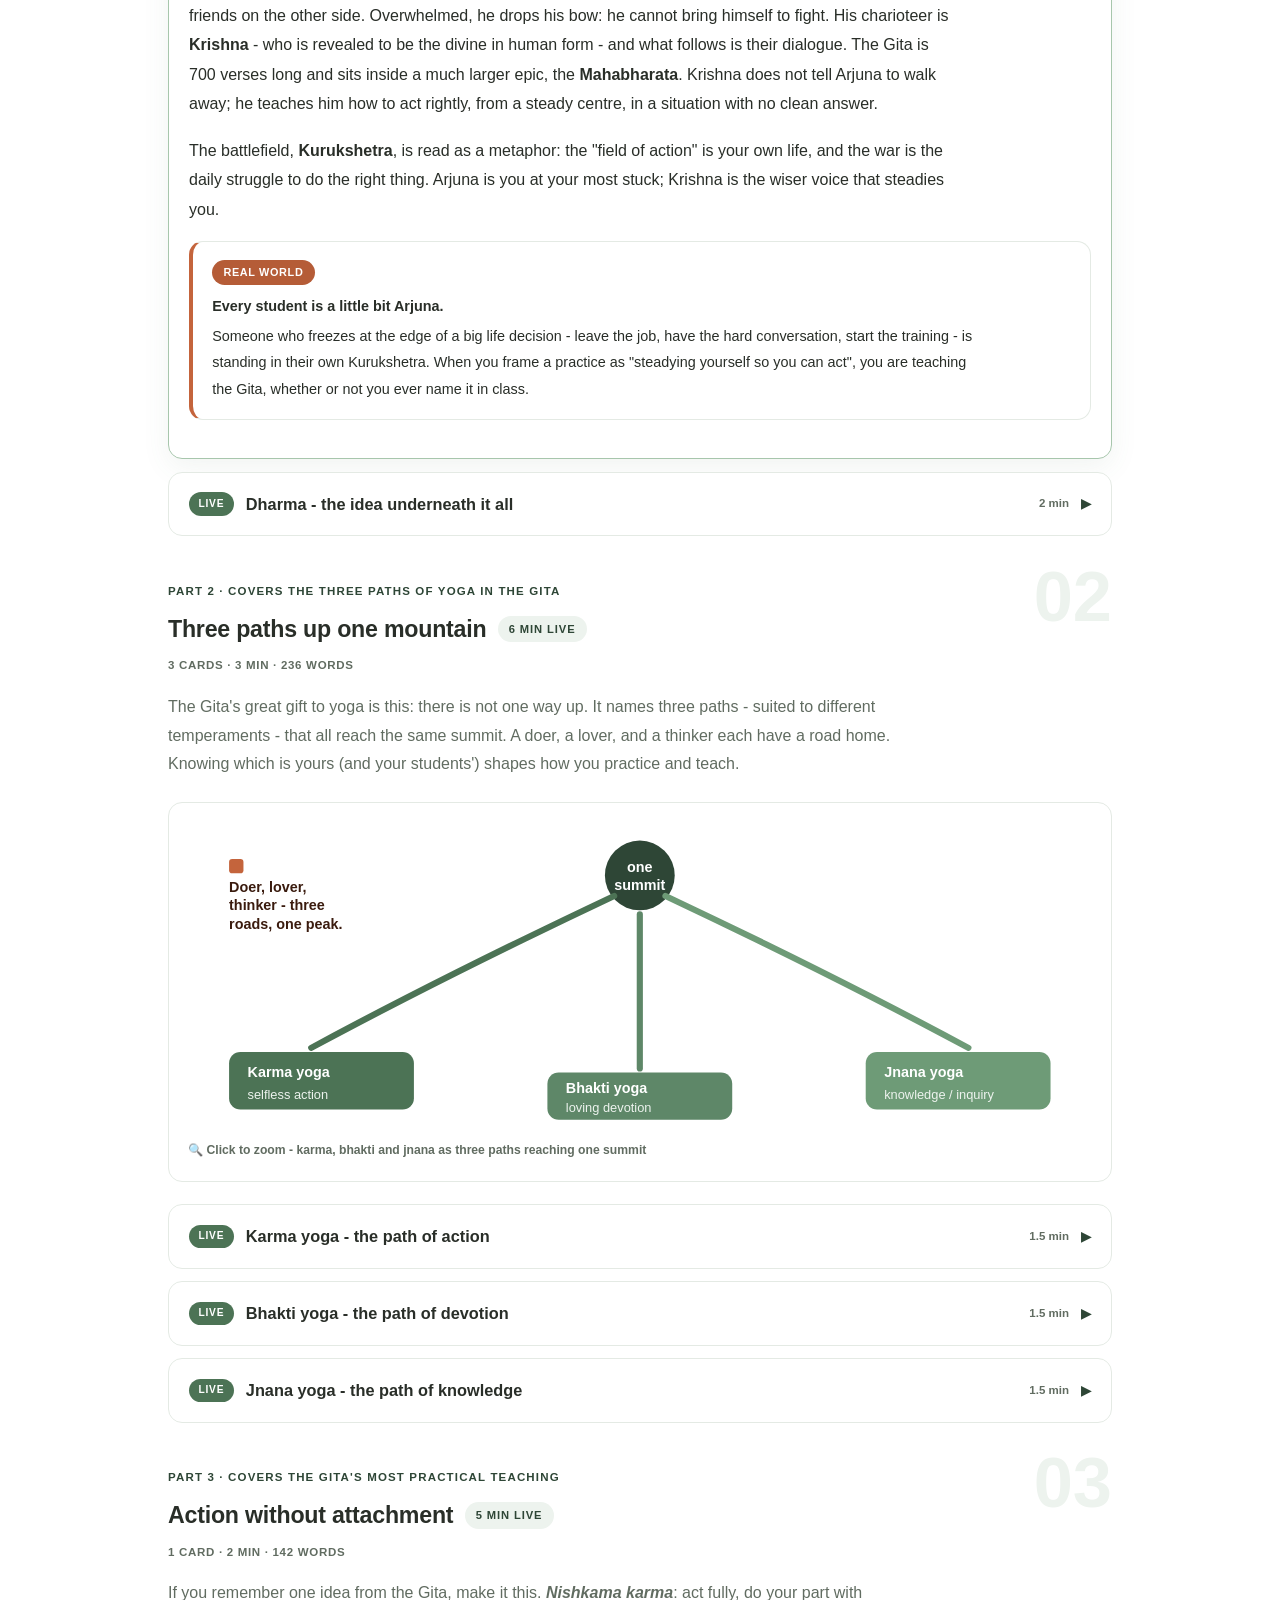
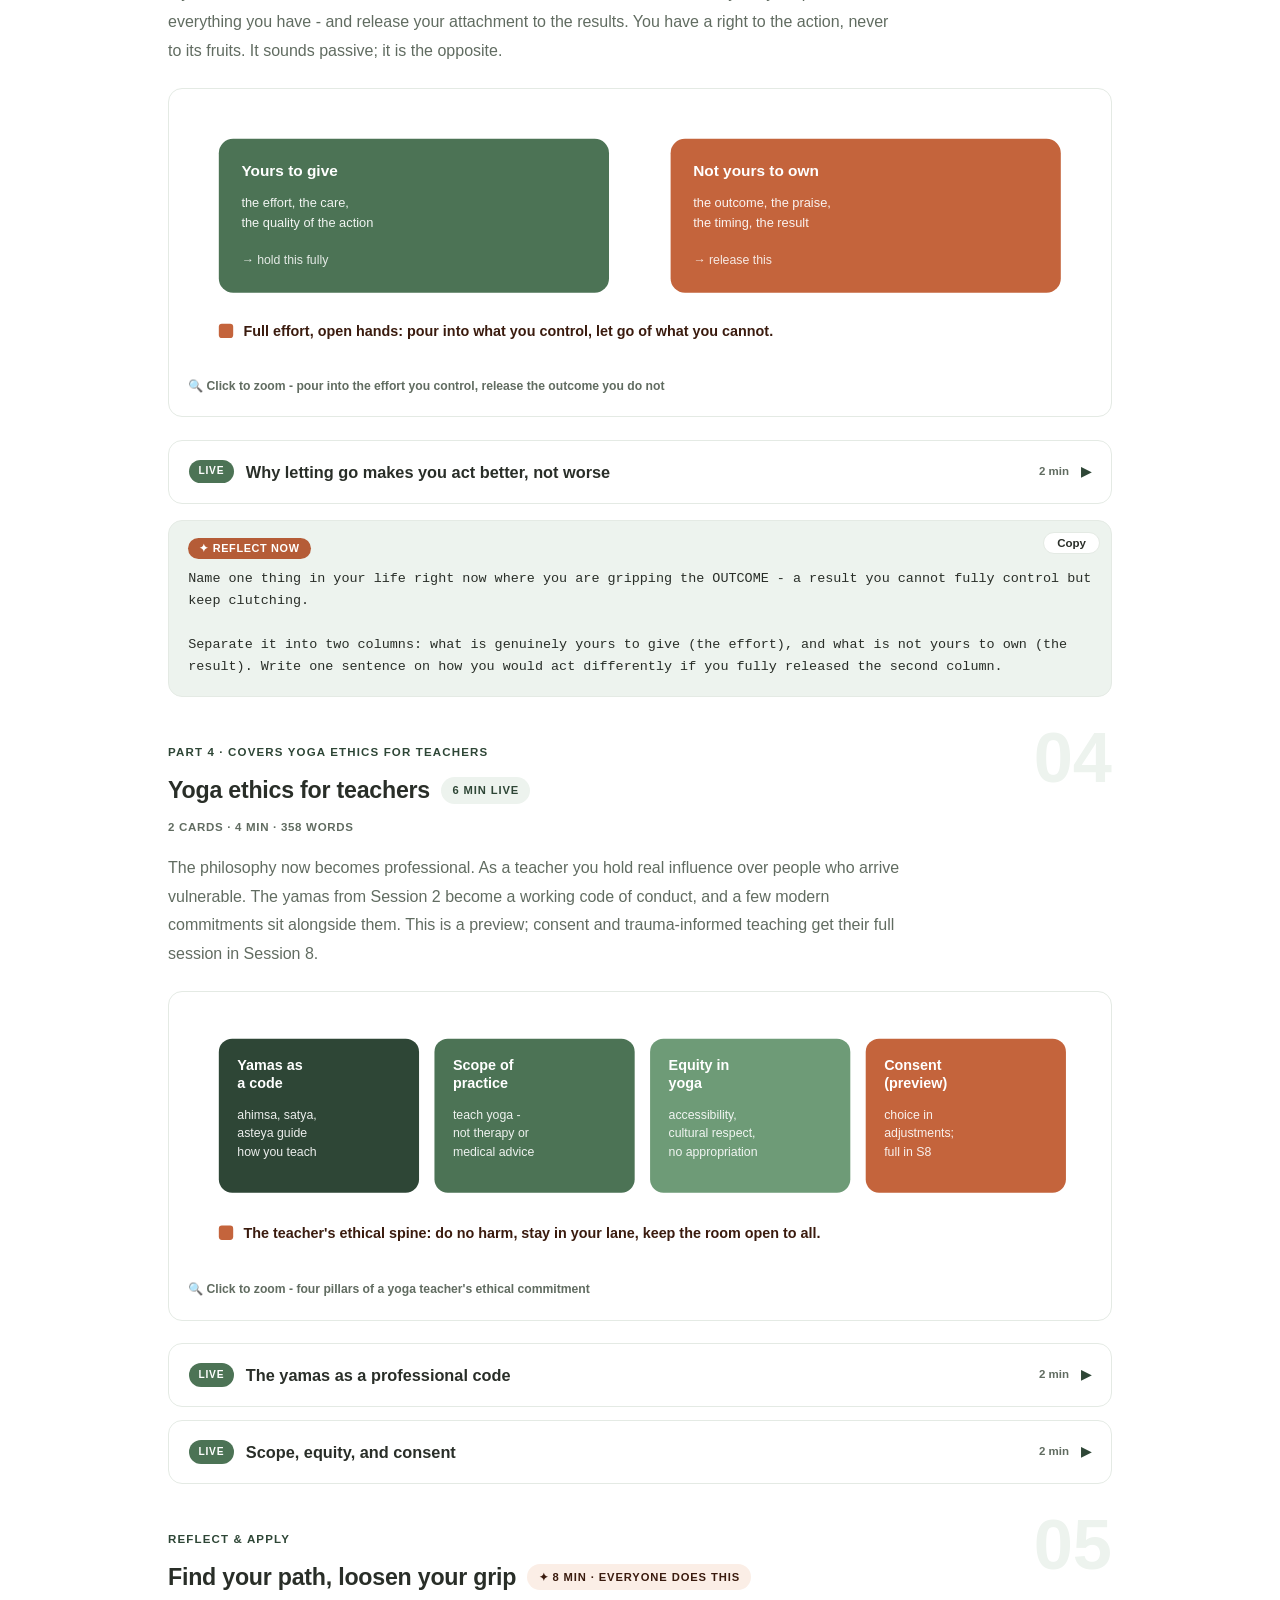
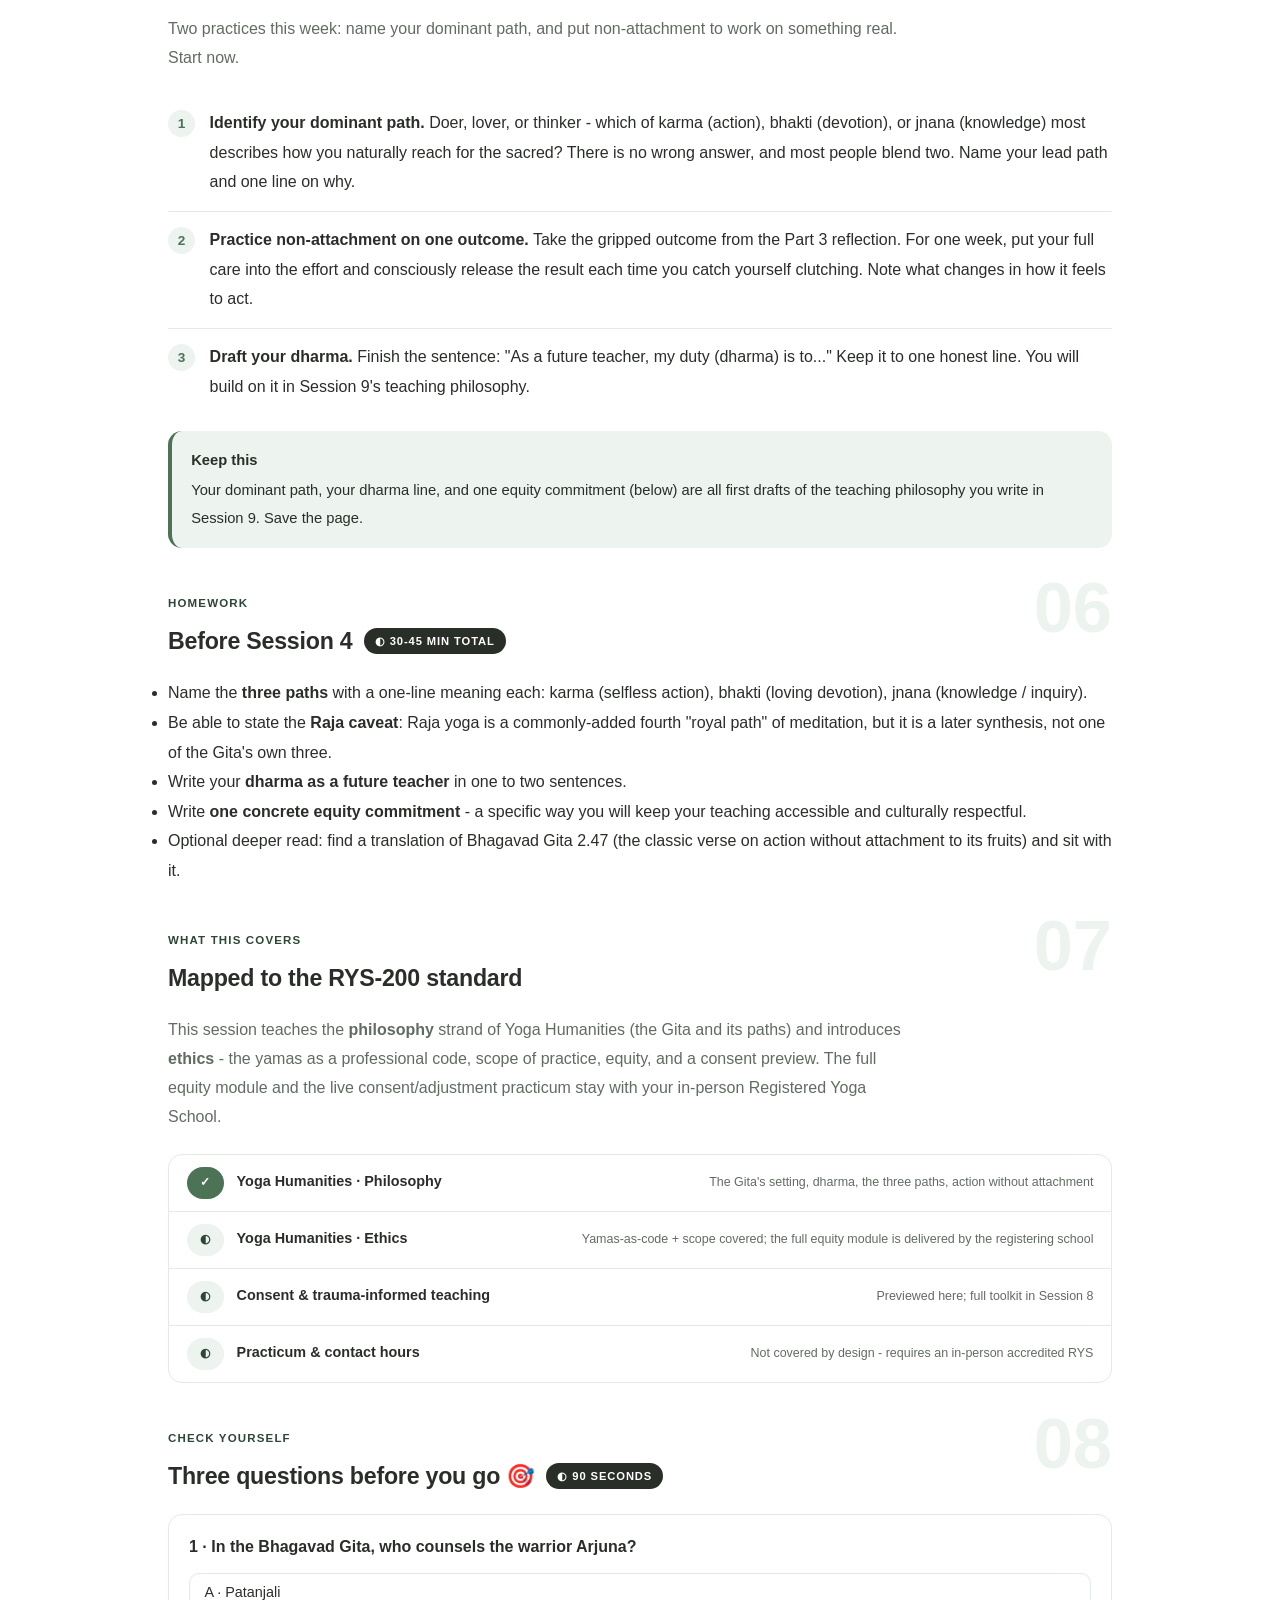
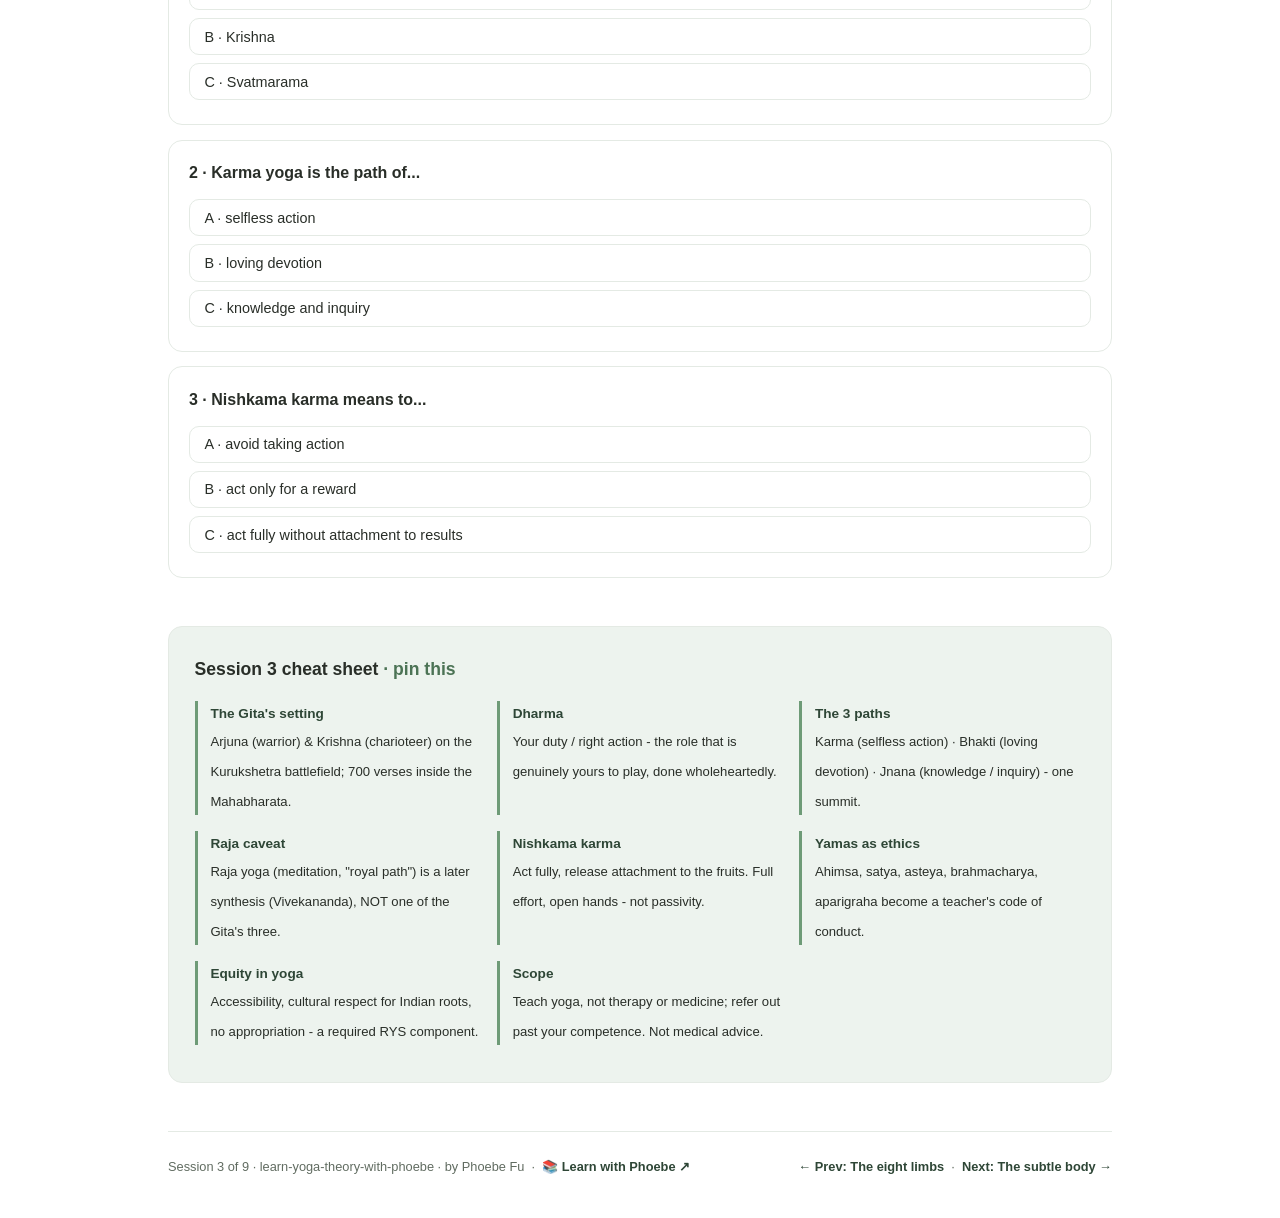
<file: courses/03-gita-paths.html>
<!DOCTYPE html>
<html lang="en">
<head>
<meta charset="UTF-8">
<meta name="viewport" content="width=device-width, initial-scale=1.0">
<!-- social:start -->
<meta name="description" content="The Bhagavad Gita - &quot;the Song of the Lord&quot; - is a dialogue set on a battlefield, moments before a war, between a paralyzed warrior and his charioteer. It became yoga&#x27;s most beloved and...">
<meta property="og:type" content="article">
<meta property="og:site_name" content="Learn with Phoebe">
<meta property="og:title" content="The Gita &amp; the paths of yoga - learn yoga theory with phoebe">
<meta property="og:description" content="The Bhagavad Gita - &quot;the Song of the Lord&quot; - is a dialogue set on a battlefield, moments before a war, between a paralyzed warrior and his charioteer. It became yoga&#x27;s most beloved and...">
<meta property="og:url" content="https://phoebefu6.github.io/learn-yoga-theory-with-phoebe/courses/03-gita-paths.html">
<meta property="og:image" content="https://phoebefu6.github.io/learn-yoga-theory-with-phoebe/assets/og-cover.png">
<meta property="og:image:width" content="1200">
<meta property="og:image:height" content="630">
<meta name="twitter:card" content="summary_large_image">
<meta name="twitter:title" content="The Gita &amp; the paths of yoga - learn yoga theory with phoebe">
<meta name="twitter:description" content="The Bhagavad Gita - &quot;the Song of the Lord&quot; - is a dialogue set on a battlefield, moments before a war, between a paralyzed warrior and his charioteer. It became yoga&#x27;s most beloved and...">
<meta name="twitter:image" content="https://phoebefu6.github.io/learn-yoga-theory-with-phoebe/assets/og-cover.png">
<!-- social:end -->
<title>Session 3 · The Gita &amp; the paths of yoga - learn yoga theory with phoebe</title>
<link rel="stylesheet" href="../assets/style.css?v=29">
</head>
<body>

<div class="toolbar">
  <div class="wrap">
    <span class="crumb"><a href="../index.html">learn-yoga-theory-with-phoebe</a> / Session 3 of 9</span>
    <button class="btn" id="toggle-all" type="button">Expand all</button>
    <button class="btn primary" id="zoom-toggle" type="button">Projector zoom: off</button>
  </div>
</div>

<header class="masthead">
  <div class="wrap">
    <div class="eyebrow">Learn Yoga Theory with Phoebe · Session 3 of 9</div>
    <h1>The Gita &amp; <span class="accent">the paths</span> of yoga</h1>
    <p class="sub">Patanjali gave us a ladder; the Bhagavad Gita gives us a road map for a messy life. This session covers yoga's most beloved text, its three great paths, the art of acting without clinging to outcomes - and how the yamas become your professional ethics as a teacher.</p>
    <div class="chip-row">
      <span class="chip level">🟡 Building</span>
      <span class="chip audience">Aspiring YTT · 200-hr</span>
      <span class="chip audience">Yoga Humanities</span>
      <span class="chip audience">Philosophy + Ethics</span>
      <span class="chip time">45 min</span>
    </div>
    <div class="agenda">
      <span class="a1" style="flex:1">0-3 · Welcome</span>
      <span class="a2" style="flex:4">3-24 · Concepts</span>
      <span class="a3" style="flex:4">24-40 · Reflect &amp; apply</span>
      <span class="a4" style="flex:1">40-45 · Q&amp;A</span>
    </div>
  </div>
</header>

<main class="wrap">

  <!-- ============ INTRO ============ -->
  <section class="section" id="intro">
    <div class="section-kicker">
      <span class="klabel">Part 0</span>
      <h2>A battlefield, and a question</h2>
    </div>
    <p class="lede">The <strong>Bhagavad Gita</strong> - "the Song of the Lord" - is a dialogue set on a battlefield, moments before a war, between a paralyzed warrior and his charioteer. It became yoga's most beloved and quoted text not because of the war, but because of the question underneath it: <em>how do I act rightly when life is hard and the right choice is not clear?</em> Where Patanjali's Sutras give a systematic ladder to a still mind, the Gita speaks to the part of you that has to get up and <strong>do</strong> something in a difficult world. That is why teachers reach for it constantly.</p>
    <div class="legend">
      <span class="pill solid">Live - covered in session</span>
      <span class="pill light">Self-study - read after</span>
      <span class="pill peach">✦ Reflect prompt</span>
      <span class="pill inkpill">Maps to Yoga Alliance RYS-200</span>
    </div>
    <div class="callout win">
      <strong>★ What you walk out with today</strong>
      The story behind yoga's favourite text, the three paths (karma, bhakti, jnana) and why they lead to one summit, a genuinely useful practice - acting fully while releasing the outcome - and a clear sense of the yamas as your professional code of ethics as a teacher.
    </div>
  </section>

  <!-- ============ PART 1: THE STORY ============ -->
  <section class="section" id="the-story">
    <div class="section-kicker">
      <span class="klabel">Part 1 · covers the setting of the Bhagavad Gita</span>
      <h2>The story behind the teaching <span class="tag concept">4 min live</span></h2>
    </div>
    <p class="lede">You do not need to know the whole epic - you need the scene. It sets up everything the text teaches, and it doubles as a metaphor you will use with students for years.</p>

    <figure class="zoomable">
      <svg viewBox="0 0 880 250" xmlns="http://www.w3.org/2000/svg" role="img" aria-label="Arjuna and Krishna in dialogue on the battlefield of life">
        <style>
          .s3aH { font: 700 16px Inter, sans-serif; fill: #FFFFFF; }
          .s3aHx { font: 400 12px Inter, sans-serif; fill: #FFFFFF; opacity:.9; }
          .s3aT { font: 700 13px Inter, sans-serif; fill: #292E28; }
          .s3aX { font: 400 12px Inter, sans-serif; fill: #6E7A6E; }
          .s3aN { font: 600 14px Inter, sans-serif; fill: #3A1B0E; }
          .s3aA { stroke: #C2CCC2; stroke-width: 2.5; fill: none; marker-end: url(#s3aAh); marker-start: url(#s3aAs); }
        </style>
        <defs>
          <marker id="s3aAh" markerWidth="9" markerHeight="9" refX="6" refY="3" orient="auto">
            <path d="M0,0 L6,3 L0,6" fill="none" stroke="#C2CCC2" stroke-width="1.6"/>
          </marker>
          <marker id="s3aAs" markerWidth="9" markerHeight="9" refX="0" refY="3" orient="auto">
            <path d="M6,0 L0,3 L6,6" fill="none" stroke="#C2CCC2" stroke-width="1.6"/>
          </marker>
        </defs>
        <!-- battlefield band -->
        <rect x="20" y="150" width="840" height="34" rx="8" fill="#EDF3EE" stroke="#E4EAE4"/>
        <text class="s3aX" x="40" y="172">Kurukshetra - the battlefield, a metaphor for every hard choice in life</text>
        <!-- Arjuna -->
        <rect x="120" y="40" width="230" height="80" rx="14" fill="#4C7355"/>
        <text class="s3aH" x="140" y="74">Arjuna</text>
        <text class="s3aHx" x="140" y="98">the warrior - frozen by doubt</text>
        <!-- Krishna -->
        <rect x="530" y="40" width="230" height="80" rx="14" fill="#2E4636"/>
        <text class="s3aH" x="550" y="74">Krishna</text>
        <text class="s3aHx" x="550" y="98">the charioteer - his guide</text>
        <line class="s3aA" x1="350" y1="80" x2="530" y2="80"/>
        <text class="s3aT" x="392" y="72">dialogue</text>
        <rect x="20" y="206" width="14" height="14" rx="3" fill="#C4643C"/>
        <text class="s3aN" x="44" y="218">Part of the Mahabharata (700 verses); a conversation about how to act, not just a war story.</text>
      </svg>
      <figcaption>🔍 Click to zoom - Arjuna and Krishna in dialogue, the battlefield as a metaphor for life's hard choices</figcaption>
    </figure>

    <details class="card" open>
      <summary><span class="mode live">Live</span>The scene, in a paragraph<span class="mini">2 min</span><span class="caret">▶</span></summary>
      <div class="body">
        <p>On the eve of a great battle, the warrior <strong>Arjuna</strong> looks across the field and sees relatives, teachers and friends on the other side. Overwhelmed, he drops his bow: he cannot bring himself to fight. His charioteer is <strong>Krishna</strong> - who is revealed to be the divine in human form - and what follows is their dialogue. The Gita is 700 verses long and sits inside a much larger epic, the <strong>Mahabharata</strong>. Krishna does not tell Arjuna to walk away; he teaches him how to act rightly, from a steady centre, in a situation with no clean answer.</p>
        <p>The battlefield, <strong>Kurukshetra</strong>, is read as a metaphor: the "field of action" is your own life, and the war is the daily struggle to do the right thing. Arjuna is you at your most stuck; Krishna is the wiser voice that steadies you.</p>
        <div class="callout example">
          <span class="ex-pill">Real world</span>
          <p><strong>Every student is a little bit Arjuna.</strong> Someone who freezes at the edge of a big life decision - leave the job, have the hard conversation, start the training - is standing in their own Kurukshetra. When you frame a practice as "steadying yourself so you can act", you are teaching the Gita, whether or not you ever name it in class.</p>
        </div>
      </div>
    </details>

    <details class="card">
      <summary><span class="mode live">Live</span>Dharma - the idea underneath it all<span class="mini">2 min</span><span class="caret">▶</span></summary>
      <div class="body">
        <p>The word the Gita turns on is <strong>dharma</strong> - your duty, your right action, the role that is genuinely yours to play. Arjuna's crisis is a <em>dharma</em> crisis: what is the right thing for <em>me</em>, specifically, to do here? Krishna's answer is not "follow a rule" but "act in line with your true duty, wholeheartedly, and let go of the rest".</p>
        <p><em>Dharma</em> is deliberately personal. A teacher's dharma is not a student's; a parent's is not a monk's. Part of maturing - as a person and as a teacher - is discerning what is genuinely yours to do and doing it well, rather than living someone else's life. Hold onto this word; it returns in Part 3 as the root of professional ethics.</p>
      </div>
    </details>
  </section>

  <!-- ============ PART 2: THE THREE PATHS ============ -->
  <section class="section" id="the-paths">
    <div class="section-kicker">
      <span class="klabel">Part 2 · covers the three paths of yoga in the Gita</span>
      <h2>Three paths up one mountain <span class="tag concept">6 min live</span></h2>
    </div>
    <p class="lede">The Gita's great gift to yoga is this: there is not one way up. It names three paths - suited to different temperaments - that all reach the same summit. A doer, a lover, and a thinker each have a road home. Knowing which is yours (and your students') shapes how you practice and teach.</p>

    <figure class="zoomable">
      <svg viewBox="0 0 880 300" xmlns="http://www.w3.org/2000/svg" role="img" aria-label="Three paths - karma, bhakti, jnana - converging on one summit">
        <style>
          .s3bSum { font: 700 14px Inter, sans-serif; fill: #FFFFFF; }
          .s3bLbl { font: 700 15px Inter, sans-serif; fill: #292E28; }
          .s3bX { font: 400 12.5px Inter, sans-serif; fill: #6E7A6E; }
          .s3bN { font: 600 14px Inter, sans-serif; fill: #3A1B0E; }
          .s3bP { stroke-width: 6; fill: none; stroke-linecap: round; }
        </style>
        <!-- summit -->
        <circle cx="440" cy="52" r="34" fill="#2E4636"/>
        <text class="s3bSum" x="440" y="49" text-anchor="middle">one</text>
        <text class="s3bSum" x="440" y="66" text-anchor="middle">summit</text>
        <!-- three paths converging -->
        <path class="s3bP" d="M120,220 Q250,150 415,72" stroke="#4C7355"/>
        <path class="s3bP" d="M440,240 L440,90" stroke="#5E8768"/>
        <path class="s3bP" d="M760,220 Q630,150 465,72" stroke="#6E9B77"/>
        <!-- karma -->
        <rect x="40" y="224" width="180" height="56" rx="11" fill="#4C7355"/>
        <text class="s3bSum" x="58" y="248">Karma yoga</text>
        <text class="s3bX" x="58" y="270" fill="#EDF3EE" style="fill:#EDF3EE">selfless action</text>
        <!-- bhakti -->
        <rect x="350" y="244" width="180" height="46" rx="11" fill="#5E8768"/>
        <text class="s3bSum" x="368" y="264">Bhakti yoga</text>
        <text class="s3bX" x="368" y="282" fill="#EDF3EE" style="fill:#EDF3EE">loving devotion</text>
        <!-- jnana -->
        <rect x="660" y="224" width="180" height="56" rx="11" fill="#6E9B77"/>
        <text class="s3bSum" x="678" y="248">Jnana yoga</text>
        <text class="s3bX" x="678" y="270" fill="#EDF3EE" style="fill:#EDF3EE">knowledge / inquiry</text>
        <rect x="40" y="36" width="14" height="14" rx="3" fill="#C4643C"/>
        <text class="s3bN" x="40" y="68">Doer, lover,</text>
        <text class="s3bN" x="40" y="86">thinker - three</text>
        <text class="s3bN" x="40" y="104">roads, one peak.</text>
      </svg>
      <figcaption>🔍 Click to zoom - karma, bhakti and jnana as three paths reaching one summit</figcaption>
    </figure>

    <details class="card">
      <summary><span class="mode live">Live</span>Karma yoga - the path of action<span class="mini">1.5 min</span><span class="caret">▶</span></summary>
      <div class="body">
        <p><strong>Karma yoga</strong> is the yoga of <strong>selfless action</strong>: doing your work in the world wholeheartedly, as an offering, without grasping at what you get back. Its signature phrase is <em>nishkama karma</em> - action free of craving for the fruits (Part 3). This is the path for the doer, the person who finds the sacred through service and effort rather than sitting still.</p>
      </div>
    </details>

    <details class="card">
      <summary><span class="mode live">Live</span>Bhakti yoga - the path of devotion<span class="mini">1.5 min</span><span class="caret">▶</span></summary>
      <div class="body">
        <p><strong>Bhakti yoga</strong> is the yoga of <strong>loving devotion</strong>: reaching the summit through the heart - love, surrender, and relationship with the divine (however you understand it). Chanting, kirtan and heartfelt practice live here. It is the path for the lover, the one who is moved more by feeling than by logic or labour.</p>
      </div>
    </details>

    <details class="card">
      <summary><span class="mode live">Live</span>Jnana yoga - the path of knowledge<span class="mini">1.5 min</span><span class="caret">▶</span></summary>
      <div class="body">
        <p><strong>Jnana yoga</strong> is the yoga of <strong>knowledge and inquiry</strong>: reaching the summit through study, discernment and the relentless question "who am I, really?" It is the path for the thinker, the one who cuts through illusion with clear seeing. Patanjali's <em>svadhyaya</em> (self-study) lives close to this road.</p>
        <div class="callout tip">
          <strong>Flag: the "fourth path"</strong>
          You will often hear of a fourth path - <strong>Raja yoga</strong>, the "royal path" of meditation, associated with Patanjali. It is a beautiful framing, but it is a <em>later synthesis</em> (popularized by Swami Vivekananda in the 19th-20th century), <strong>not</strong> one of the Gita's own three. Teach karma / bhakti / jnana as the Gita's paths, and mention Raja as a later addition - not as if the Gita named four.
        </div>
      </div>
    </details>
  </section>

  <!-- ============ PART 3: NON-ATTACHMENT ============ -->
  <section class="section" id="non-attachment">
    <div class="section-kicker">
      <span class="klabel">Part 3 · covers the Gita's most practical teaching</span>
      <h2>Action without attachment <span class="tag concept">5 min live</span></h2>
    </div>
    <p class="lede">If you remember one idea from the Gita, make it this. <strong><em>Nishkama karma</em></strong>: act fully, do your part with everything you have - and release your attachment to the results. You have a right to the action, never to its fruits. It sounds passive; it is the opposite.</p>

    <figure class="zoomable">
      <svg viewBox="0 0 880 250" xmlns="http://www.w3.org/2000/svg" role="img" aria-label="What you control - your effort - versus what you do not - the outcome">
        <style>
          .s3cH { font: 700 15px Inter, sans-serif; fill: #FFFFFF; }
          .s3cHx { font: 400 12.5px Inter, sans-serif; fill: #FFFFFF; opacity:.92; }
          .s3cSub { font: 400 12px Inter, sans-serif; fill: #FFFFFF; opacity:.85; }
          .s3cN { font: 600 14px Inter, sans-serif; fill: #3A1B0E; }
        </style>
        <!-- yours -->
        <rect x="30" y="30" width="380" height="150" rx="14" fill="#4C7355"/>
        <text class="s3cH" x="52" y="66">Yours to give</text>
        <text class="s3cHx" x="52" y="96">the effort, the care,</text>
        <text class="s3cHx" x="52" y="116">the quality of the action</text>
        <text class="s3cSub" x="52" y="152">→ hold this fully</text>
        <!-- not yours -->
        <rect x="470" y="30" width="380" height="150" rx="14" fill="#C4643C"/>
        <text class="s3cH" x="492" y="66">Not yours to own</text>
        <text class="s3cHx" x="492" y="96">the outcome, the praise,</text>
        <text class="s3cHx" x="492" y="116">the timing, the result</text>
        <text class="s3cSub" x="492" y="152">→ release this</text>
        <rect x="30" y="210" width="14" height="14" rx="3" fill="#C4643C"/>
        <text class="s3cN" x="54" y="222">Full effort, open hands: pour into what you control, let go of what you cannot.</text>
      </svg>
      <figcaption>🔍 Click to zoom - pour into the effort you control, release the outcome you do not</figcaption>
    </figure>

    <details class="card">
      <summary><span class="mode live">Live</span>Why letting go makes you act better, not worse<span class="mini">2 min</span><span class="caret">▶</span></summary>
      <div class="body">
        <p>The fear is that if you stop caring about results you will stop trying. The Gita says the reverse. When your peace is hostage to the outcome, you act anxiously - hedging, grasping, half-present. When you pour yourself fully into the <em>action</em> and hold the <em>result</em> lightly, you actually show up more completely, because there is no fear of the fruit contaminating the work. <em>Nishkama karma</em> is not indifference; it is wholehearted effort minus the anxious clinging.</p>
        <div class="callout example">
          <span class="ex-pill">Real world</span>
          <p><strong>Your first class as a teacher.</strong> You can prepare the sequence, arrive early, cue with care - all yours. Whether eight people come or two, whether they love it, whether anyone rebooks - not yours. Teach the class you meant to teach and release the attendance sheet, and you will teach a far better class than the version of you white-knuckling the outcome.</p>
        </div>
      </div>
    </details>

    <div class="prompt-box good"><span class="label">✦ Reflect now</span>Name one thing in your life right now where you are gripping the OUTCOME - a result you cannot fully control but keep clutching.

Separate it into two columns: what is genuinely yours to give (the effort), and what is not yours to own (the result). Write one sentence on how you would act differently if you fully released the second column.</div>
  </section>

  <!-- ============ PART 4: ETHICS ============ -->
  <section class="section" id="ethics">
    <div class="section-kicker">
      <span class="klabel">Part 4 · covers yoga ethics for teachers</span>
      <h2>Yoga ethics for teachers <span class="tag concept">6 min live</span></h2>
    </div>
    <p class="lede">The philosophy now becomes professional. As a teacher you hold real influence over people who arrive vulnerable. The yamas from Session 2 become a working code of conduct, and a few modern commitments sit alongside them. This is a preview; consent and trauma-informed teaching get their full session in Session 8.</p>

    <figure class="zoomable">
      <svg viewBox="0 0 880 250" xmlns="http://www.w3.org/2000/svg" role="img" aria-label="Four pillars of a yoga teacher's ethical commitment">
        <style>
          .s3dH { font: 700 14px Inter, sans-serif; fill: #FFFFFF; }
          .s3dX { font: 400 12px Inter, sans-serif; fill: #FFFFFF; opacity:.9; }
          .s3dN { font: 600 14px Inter, sans-serif; fill: #3A1B0E; }
        </style>
        <rect x="30" y="26" width="195" height="150" rx="13" fill="#2E4636"/>
        <text class="s3dH" x="48" y="56">Yamas as</text>
        <text class="s3dH" x="48" y="74">a code</text>
        <text class="s3dX" x="48" y="104">ahimsa, satya,</text>
        <text class="s3dX" x="48" y="122">asteya guide</text>
        <text class="s3dX" x="48" y="140">how you teach</text>
        <rect x="240" y="26" width="195" height="150" rx="13" fill="#4C7355"/>
        <text class="s3dH" x="258" y="56">Scope of</text>
        <text class="s3dH" x="258" y="74">practice</text>
        <text class="s3dX" x="258" y="104">teach yoga -</text>
        <text class="s3dX" x="258" y="122">not therapy or</text>
        <text class="s3dX" x="258" y="140">medical advice</text>
        <rect x="450" y="26" width="195" height="150" rx="13" fill="#6E9B77"/>
        <text class="s3dH" x="468" y="56">Equity in</text>
        <text class="s3dH" x="468" y="74">yoga</text>
        <text class="s3dX" x="468" y="104">accessibility,</text>
        <text class="s3dX" x="468" y="122">cultural respect,</text>
        <text class="s3dX" x="468" y="140">no appropriation</text>
        <rect x="660" y="26" width="195" height="150" rx="13" fill="#C4643C"/>
        <text class="s3dH" x="678" y="56">Consent</text>
        <text class="s3dH" x="678" y="74">(preview)</text>
        <text class="s3dX" x="678" y="104">choice in</text>
        <text class="s3dX" x="678" y="122">adjustments;</text>
        <text class="s3dX" x="678" y="140">full in S8</text>
        <rect x="30" y="208" width="14" height="14" rx="3" fill="#C4643C"/>
        <text class="s3dN" x="54" y="220">The teacher's ethical spine: do no harm, stay in your lane, keep the room open to all.</text>
      </svg>
      <figcaption>🔍 Click to zoom - four pillars of a yoga teacher's ethical commitment</figcaption>
    </figure>

    <details class="card">
      <summary><span class="mode live">Live</span>The yamas as a professional code<span class="mini">2 min</span><span class="caret">▶</span></summary>
      <div class="body">
        <p>The five yamas are not just personal practice - for a teacher they are a code of conduct:</p>
        <ul>
          <li><strong>Ahimsa</strong> (non-harming) - never push a student into pain; language and adjustments that protect, not perform.</li>
          <li><strong>Satya</strong> (truthfulness) - do not overclaim benefits or credentials; be honest about what you know and do not know.</li>
          <li><strong>Asteya</strong> (non-stealing) - credit your teachers and sources; do not pass off others' sequences or words as your own.</li>
          <li><strong>Brahmacharya</strong> (right use of energy) - clear professional boundaries with students; no exploiting the trust of the room.</li>
          <li><strong>Aparigraha</strong> (non-grasping) - do not cling to students, status, or a full class at the cost of your integrity.</li>
        </ul>
        <p>This is <em>dharma</em> from Part 1 made concrete: your duty as a teacher, lived out in how you conduct yourself.</p>
      </div>
    </details>

    <details class="card">
      <summary><span class="mode live">Live</span>Scope, equity, and consent<span class="mini">2 min</span><span class="caret">▶</span></summary>
      <div class="body">
        <ul>
          <li><strong>Scope of practice.</strong> You teach yoga. You are not, in that role, a physiotherapist, psychotherapist or doctor. Knowing the edge of your competence - and referring out past it - is itself an ethical act.</li>
          <li><strong>Equity in yoga.</strong> The Yoga Alliance requires an equity component in every training. It means teaching for <em>accessibility</em> (bodies, budgets, backgrounds), holding <em>cultural respect</em> for yoga's Indian roots, and not <em>appropriating</em> or hollowing out the tradition you profit from.</li>
          <li><strong>Consent (preview).</strong> Students have the right to say no - to a hands-on adjustment, to a practice, to being touched at all. You will build the full consent and trauma-informed toolkit in Session 8; for now, hold it as a non-negotiable.</li>
        </ul>
        <div class="callout tip">
          <strong>Not medical or therapeutic advice</strong>
          Nothing in this course - or in a 200-hour training - qualifies you to diagnose, treat or give medical or mental-health advice. When a student's needs exceed general yoga teaching, refer them to a qualified professional. Staying in scope protects them and you.
        </div>
        <div class="callout example">
          <span class="ex-pill">Real world</span>
          <p><strong>The student with a bad back.</strong> Someone says "my doctor mentioned a disc thing - what poses will fix it?" The ethical answer is not a sequence. It is <em>satya</em> plus scope: "I can offer gentle, optional movement and you skip anything that hurts, but for the disc itself please work with your doctor or a physio." That sentence is your ethics in action.</p>
        </div>
      </div>
    </details>
  </section>

  <!-- ============ REFLECT & APPLY ============ -->
  <section class="section" id="apply-1">
    <div class="section-kicker">
      <span class="klabel">Reflect &amp; apply</span>
      <h2>Find your path, loosen your grip <span class="tag demo">✦ 8 min · everyone does this</span></h2>
    </div>
    <p class="lede">Two practices this week: name your dominant path, and put non-attachment to work on something real. Start now.</p>

    <div class="steps">
      <div class="step"><p><strong>Identify your dominant path.</strong> Doer, lover, or thinker - which of karma (action), bhakti (devotion), or jnana (knowledge) most describes how you naturally reach for the sacred? There is no wrong answer, and most people blend two. Name your lead path and one line on why.</p></div>
      <div class="step"><p><strong>Practice non-attachment on one outcome.</strong> Take the gripped outcome from the Part 3 reflection. For one week, put your full care into the effort and consciously release the result each time you catch yourself clutching. Note what changes in how it feels to act.</p></div>
      <div class="step"><p><strong>Draft your dharma.</strong> Finish the sentence: "As a future teacher, my duty (dharma) is to..." Keep it to one honest line. You will build on it in Session 9's teaching philosophy.</p></div>
    </div>

    <div class="callout tip">
      <strong>Keep this</strong>
      Your dominant path, your dharma line, and one equity commitment (below) are all first drafts of the teaching philosophy you write in Session 9. Save the page.
    </div>
  </section>

  <!-- ============ HOMEWORK ============ -->
  <section class="section" id="exercise">
    <div class="section-kicker">
      <span class="klabel">Homework</span>
      <h2>Before Session 4 <span class="tag exercise">◐ 30-45 min total</span></h2>
    </div>
    <ul>
      <li>Name the <strong>three paths</strong> with a one-line meaning each: karma (selfless action), bhakti (loving devotion), jnana (knowledge / inquiry).</li>
      <li>Be able to state the <strong>Raja caveat</strong>: Raja yoga is a commonly-added fourth "royal path" of meditation, but it is a later synthesis, not one of the Gita's own three.</li>
      <li>Write your <strong>dharma as a future teacher</strong> in one to two sentences.</li>
      <li>Write <strong>one concrete equity commitment</strong> - a specific way you will keep your teaching accessible and culturally respectful.</li>
      <li>Optional deeper read: find a translation of Bhagavad Gita 2.47 (the classic verse on action without attachment to its fruits) and sit with it.</li>
    </ul>
  </section>

  <!-- ============ SOURCES / COVERAGE ============ -->
  <section class="section" id="official">
    <div class="section-kicker">
      <span class="klabel">What this covers</span>
      <h2>Mapped to the RYS-200 standard</h2>
    </div>
    <p class="lede">This session teaches the <strong>philosophy</strong> strand of Yoga Humanities (the Gita and its paths) and introduces <strong>ethics</strong> - the yamas as a professional code, scope of practice, equity, and a consent preview. The full equity module and the live consent/adjustment practicum stay with your in-person Registered Yoga School.</p>
    <div class="covered">
      <div class="covered-row"><span class="status pill solid">✓</span><span class="name">Yoga Humanities · Philosophy</span><span class="note">The Gita's setting, dharma, the three paths, action without attachment</span></div>
      <div class="covered-row"><span class="status pill light">◐</span><span class="name">Yoga Humanities · Ethics</span><span class="note">Yamas-as-code + scope covered; the full equity module is delivered by the registering school</span></div>
      <div class="covered-row"><span class="status pill light">◐</span><span class="name">Consent &amp; trauma-informed teaching</span><span class="note">Previewed here; full toolkit in Session 8</span></div>
      <div class="covered-row"><span class="status pill light">◐</span><span class="name">Practicum &amp; contact hours</span><span class="note">Not covered by design - requires an in-person accredited RYS</span></div>
    </div>
  </section>

  <!-- ============ QUIZ ============ -->
  <section class="section" id="quiz">
    <div class="section-kicker">
      <span class="klabel">Check yourself</span>
      <h2>Three questions before you go 🎯 <span class="tag exercise">◐ 90 seconds</span></h2>
    </div>
    <div class="quiz-q" data-answer="1">
      <p class="qtext">1 · In the Bhagavad Gita, who counsels the warrior Arjuna?</p>
      <button class="qopt" type="button">A · Patanjali</button>
      <button class="qopt" type="button">B · Krishna</button>
      <button class="qopt" type="button">C · Svatmarama</button>
      <p class="qwhy">Krishna, Arjuna's charioteer and the divine in human form, delivers the teaching. Patanjali wrote the Yoga Sutras; Svatmarama the Hatha Yoga Pradipika.</p>
    </div>
    <div class="quiz-q" data-answer="0">
      <p class="qtext">2 · Karma yoga is the path of...</p>
      <button class="qopt" type="button">A · selfless action</button>
      <button class="qopt" type="button">B · loving devotion</button>
      <button class="qopt" type="button">C · knowledge and inquiry</button>
      <p class="qwhy">Karma yoga is selfless action. Bhakti is loving devotion; jnana is the path of knowledge and inquiry.</p>
    </div>
    <div class="quiz-q" data-answer="2">
      <p class="qtext">3 · Nishkama karma means to...</p>
      <button class="qopt" type="button">A · avoid taking action</button>
      <button class="qopt" type="button">B · act only for a reward</button>
      <button class="qopt" type="button">C · act fully without attachment to results</button>
      <p class="qwhy">Nishkama karma is wholehearted action released from clinging to its fruits - full effort, open hands. Not passivity, and not acting for the reward.</p>
    </div>
    <p class="quiz-score"></p>
  </section>

  <!-- ============ CHEAT SHEET ============ -->
  <section class="cheat" id="cheatsheet">
    <h3>Session 3 cheat sheet <span>· pin this</span></h3>
    <div class="grid-2">
      <div class="cheat-item"><b>The Gita's setting</b><span>Arjuna (warrior) &amp; Krishna (charioteer) on the Kurukshetra battlefield; 700 verses inside the Mahabharata.</span></div>
      <div class="cheat-item"><b>Dharma</b><span>Your duty / right action - the role that is genuinely yours to play, done wholeheartedly.</span></div>
      <div class="cheat-item"><b>The 3 paths</b><span>Karma (selfless action) · Bhakti (loving devotion) · Jnana (knowledge / inquiry) - one summit.</span></div>
      <div class="cheat-item"><b>Raja caveat</b><span>Raja yoga (meditation, "royal path") is a later synthesis (Vivekananda), NOT one of the Gita's three.</span></div>
      <div class="cheat-item"><b>Nishkama karma</b><span>Act fully, release attachment to the fruits. Full effort, open hands - not passivity.</span></div>
      <div class="cheat-item"><b>Yamas as ethics</b><span>Ahimsa, satya, asteya, brahmacharya, aparigraha become a teacher's code of conduct.</span></div>
      <div class="cheat-item"><b>Equity in yoga</b><span>Accessibility, cultural respect for Indian roots, no appropriation - a required RYS component.</span></div>
      <div class="cheat-item"><b>Scope</b><span>Teach yoga, not therapy or medicine; refer out past your competence. Not medical advice.</span></div>
    </div>
  </section>

  <footer class="pagefoot">
    <span>Session 3 of 9 · learn-yoga-theory-with-phoebe · by Phoebe Fu &nbsp;·&nbsp; 📚 <a href="https://phoebefu6.github.io/learn-with-phoebe/">Learn with Phoebe ↗</a></span>
    <span><a href="02-eight-limbs.html">← Prev: The eight limbs</a> &nbsp;·&nbsp; <a href="04-subtle-body.html">Next: The subtle body →</a></span>
  </footer>

</main>

<script src="../assets/app.js?v=27"></script>
</body>
</html>
</file>
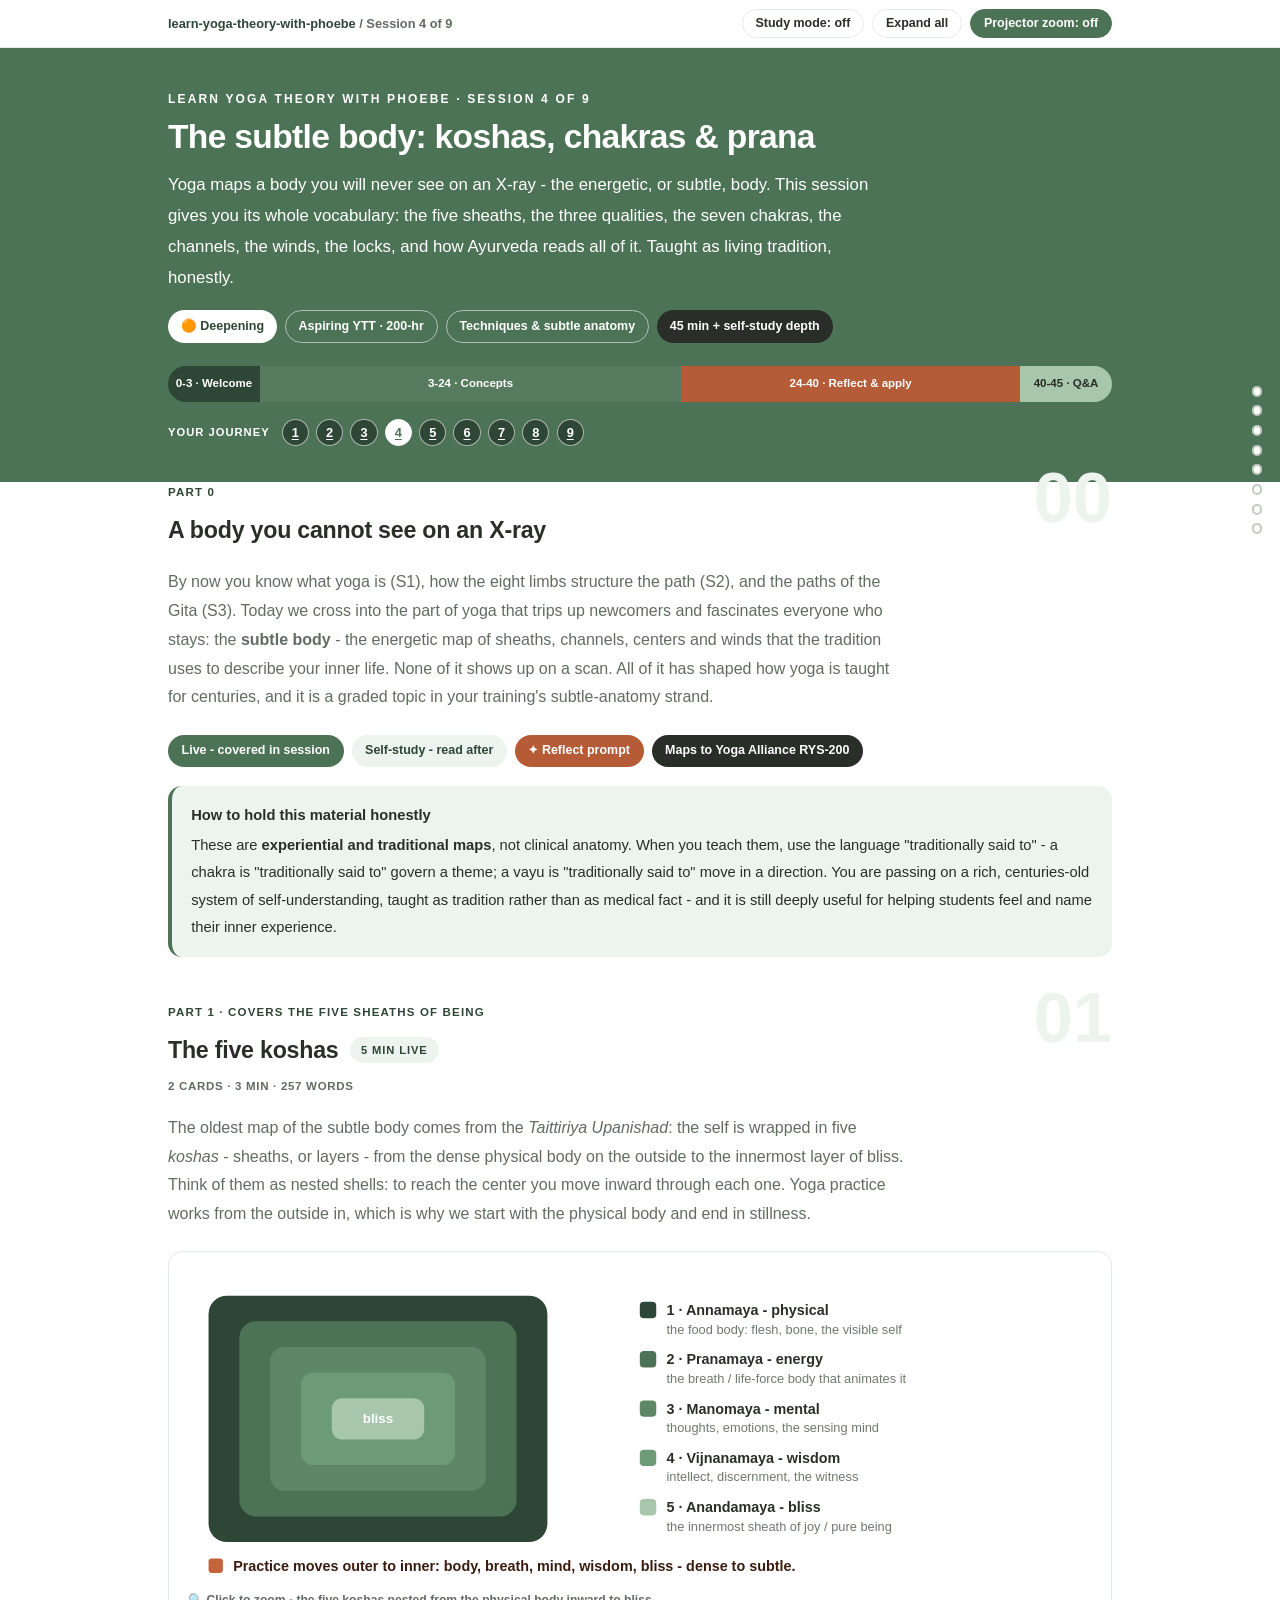
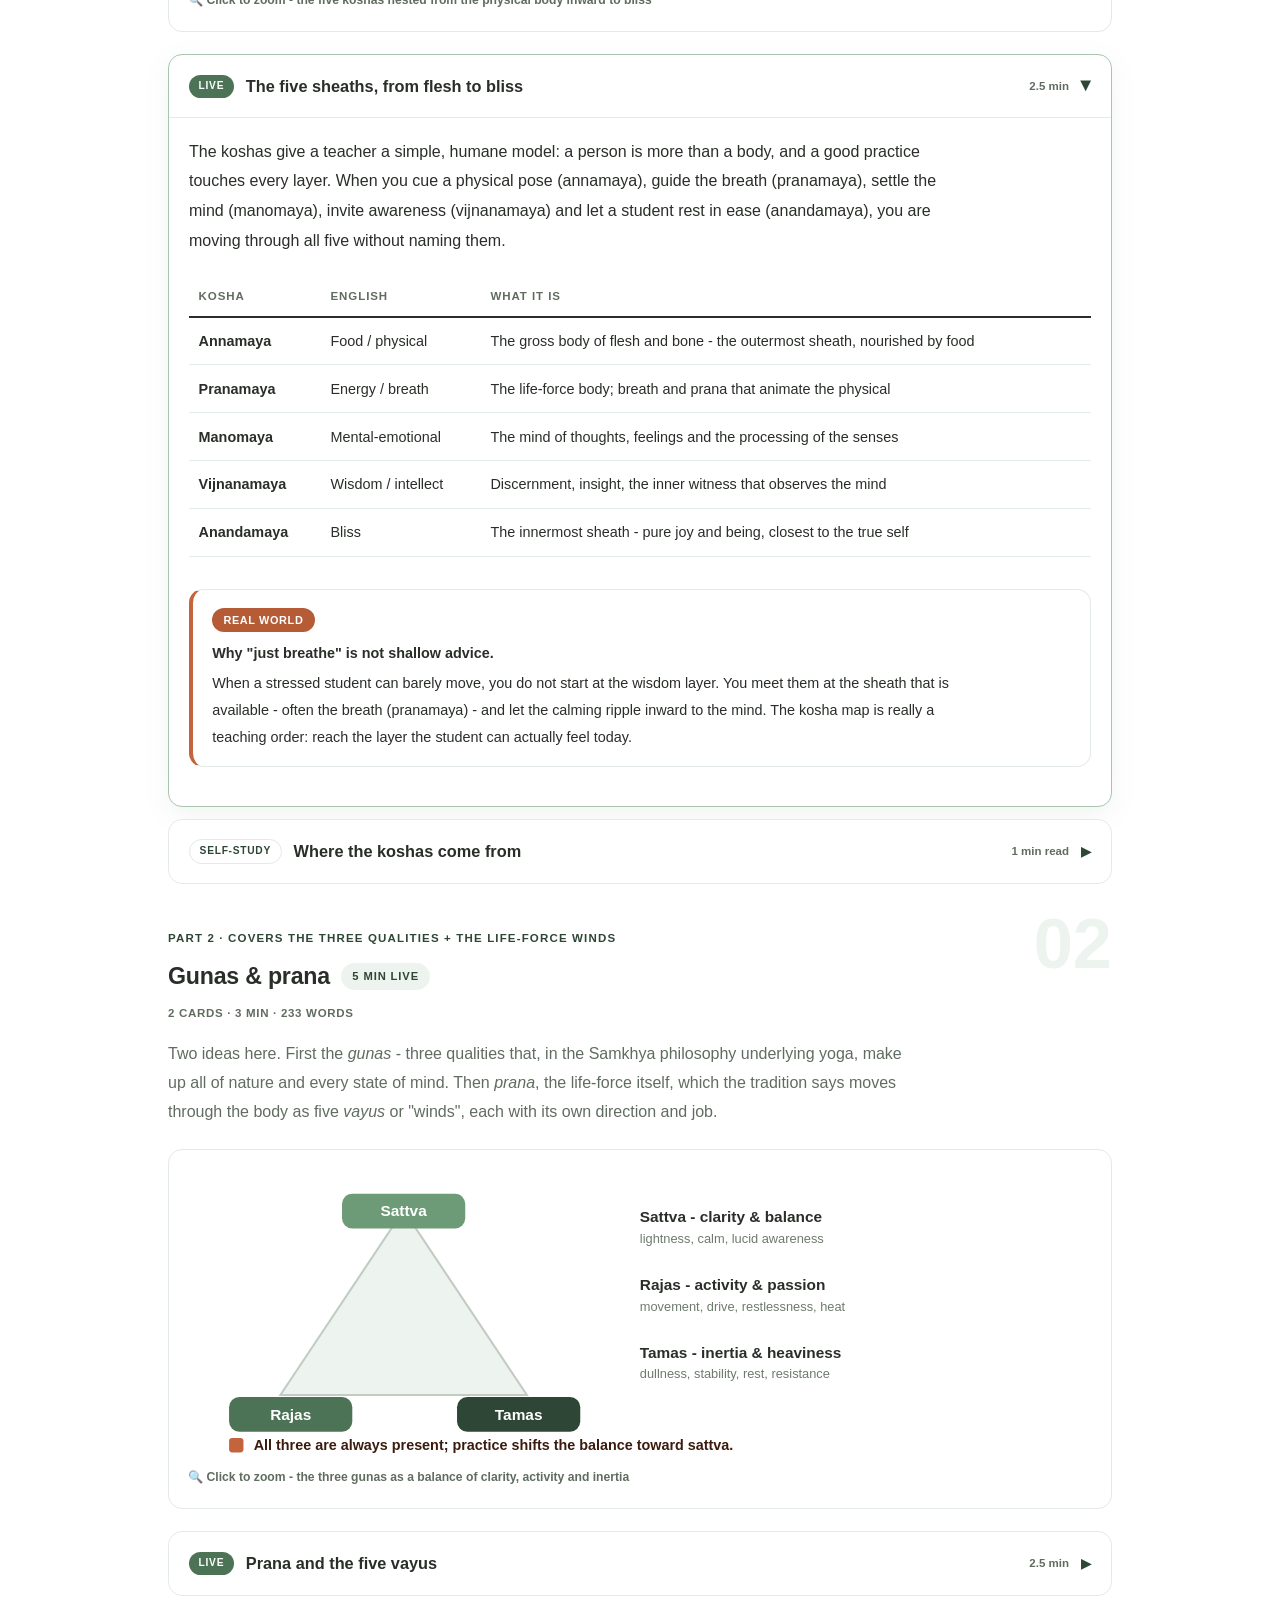
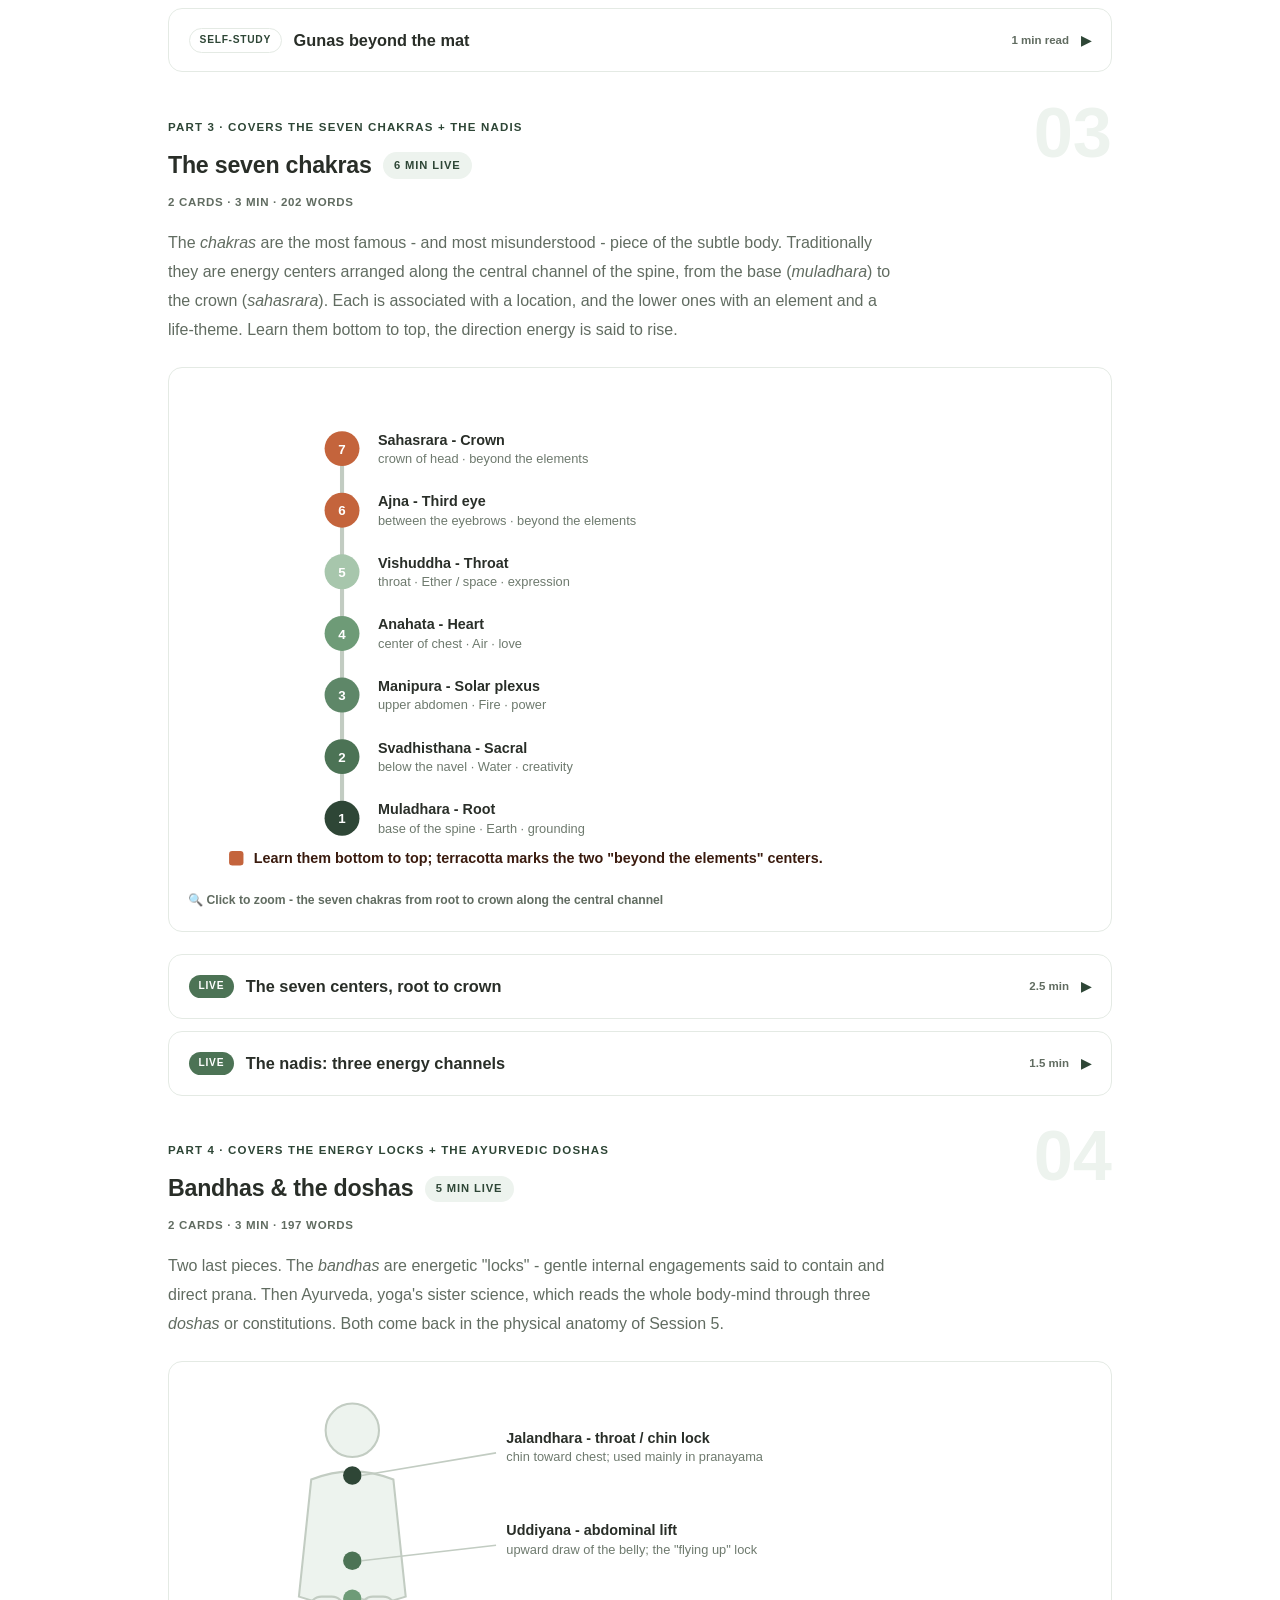
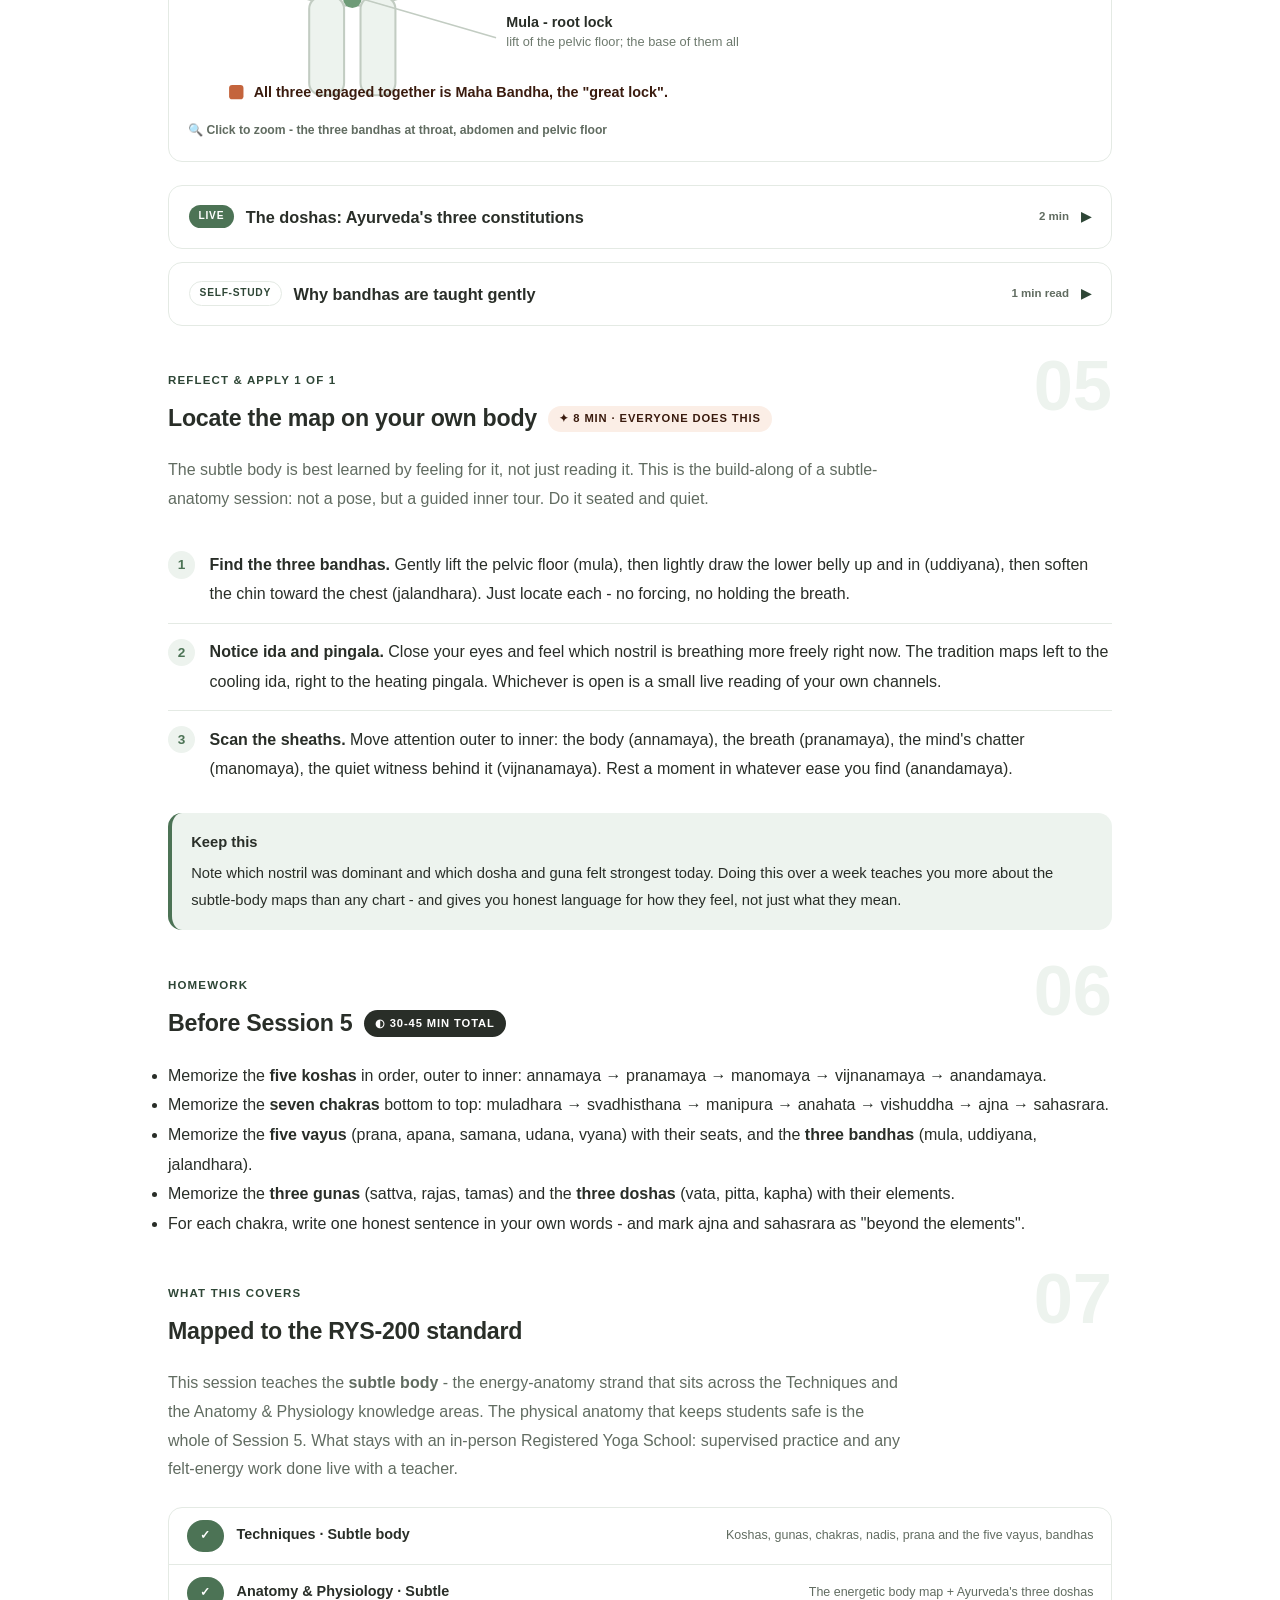
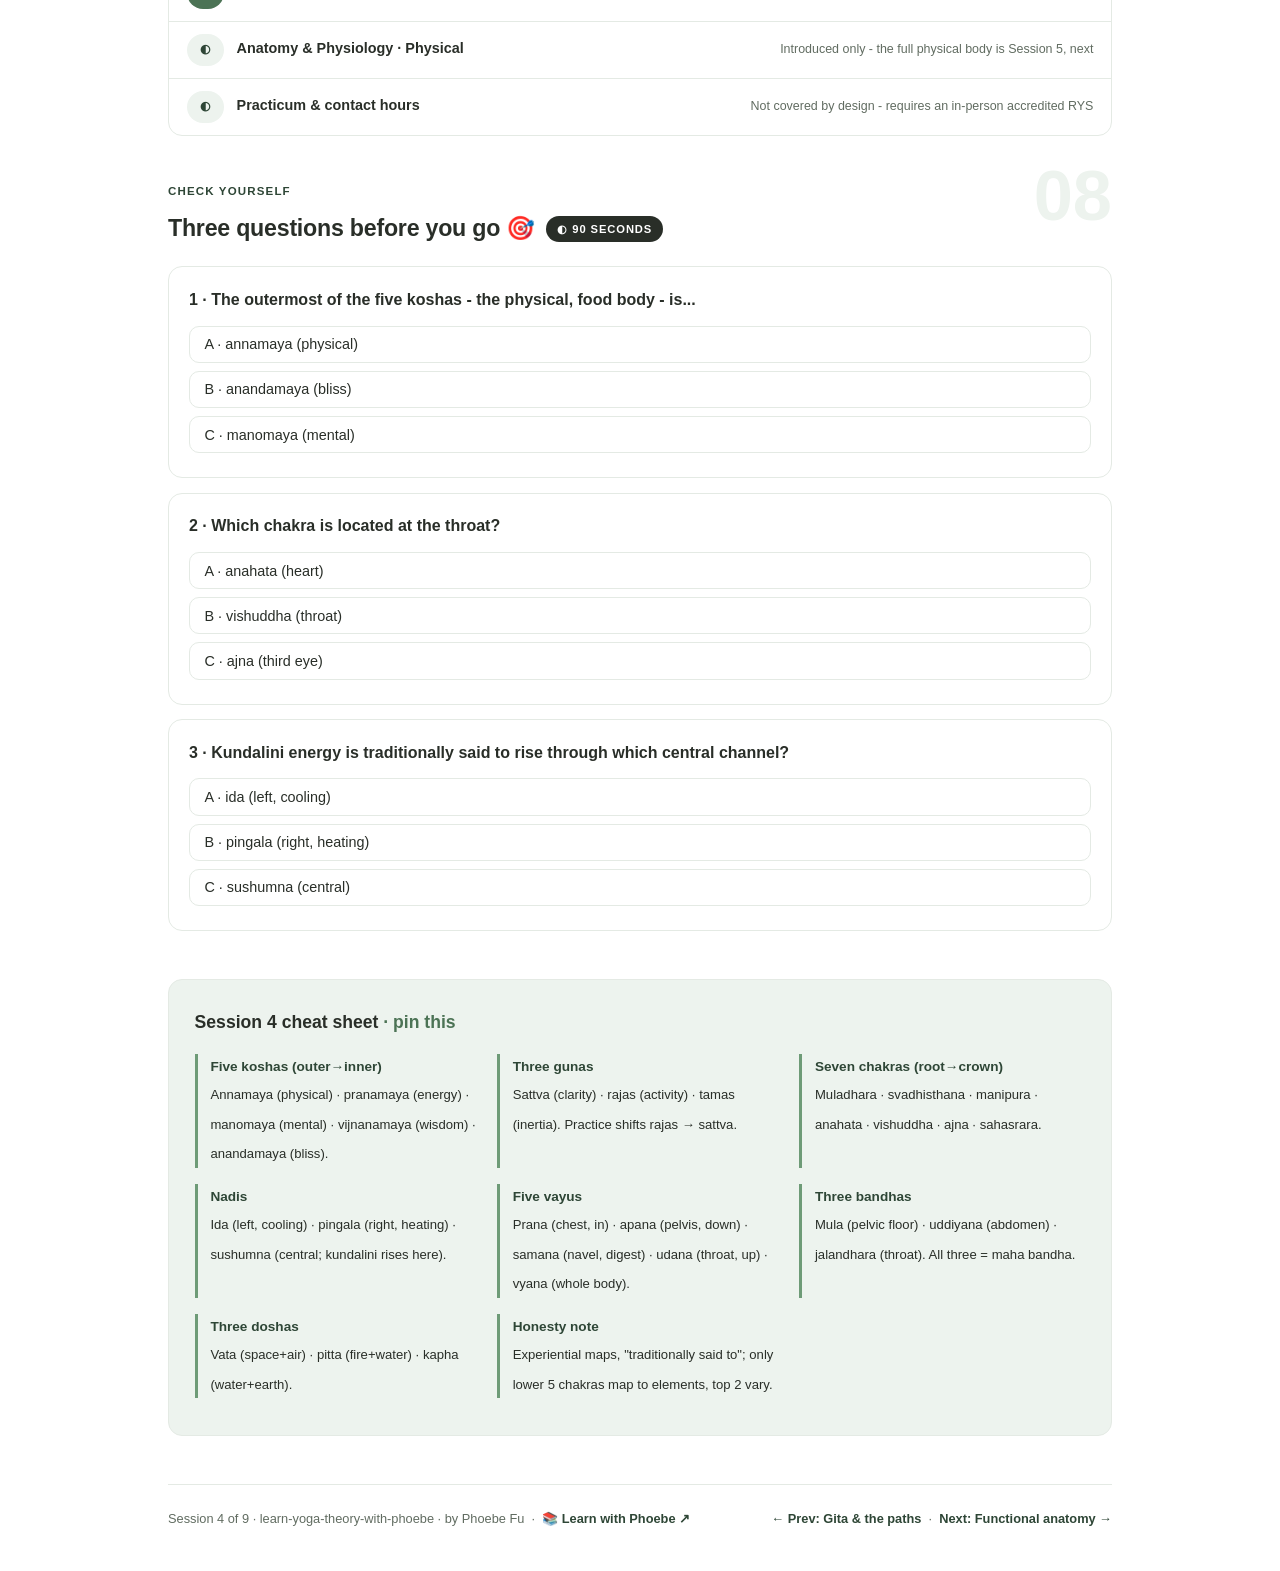
<file: courses/04-subtle-body.html>
<!DOCTYPE html>
<html lang="en">
<head>
<meta charset="UTF-8">
<meta name="viewport" content="width=device-width, initial-scale=1.0">
<!-- social:start -->
<meta name="description" content="By now you know what yoga is (S1), how the eight limbs structure the path (S2), and the paths of the Gita (S3). Today we cross into the part of yoga that trips up newcomers and fascinates...">
<meta property="og:type" content="article">
<meta property="og:site_name" content="Learn with Phoebe">
<meta property="og:title" content="The subtle body: koshas, chakras &amp; prana - learn yoga theory with phoebe">
<meta property="og:description" content="By now you know what yoga is (S1), how the eight limbs structure the path (S2), and the paths of the Gita (S3). Today we cross into the part of yoga that trips up newcomers and fascinates...">
<meta property="og:url" content="https://phoebefu6.github.io/learn-yoga-theory-with-phoebe/courses/04-subtle-body.html">
<meta property="og:image" content="https://phoebefu6.github.io/learn-yoga-theory-with-phoebe/assets/og-cover.png">
<meta property="og:image:width" content="1200">
<meta property="og:image:height" content="630">
<meta name="twitter:card" content="summary_large_image">
<meta name="twitter:title" content="The subtle body: koshas, chakras &amp; prana - learn yoga theory with phoebe">
<meta name="twitter:description" content="By now you know what yoga is (S1), how the eight limbs structure the path (S2), and the paths of the Gita (S3). Today we cross into the part of yoga that trips up newcomers and fascinates...">
<meta name="twitter:image" content="https://phoebefu6.github.io/learn-yoga-theory-with-phoebe/assets/og-cover.png">
<!-- social:end -->
<title>Session 4 · The subtle body: koshas, chakras &amp; prana - learn yoga theory with phoebe</title>
<link rel="stylesheet" href="../assets/style.css?v=29">
</head>
<body>

<div class="toolbar">
  <div class="wrap">
    <span class="crumb"><a href="../index.html">learn-yoga-theory-with-phoebe</a> / Session 4 of 9</span>
    <button class="btn" id="toggle-all" type="button">Expand all</button>
    <button class="btn primary" id="zoom-toggle" type="button">Projector zoom: off</button>
  </div>
</div>

<header class="masthead">
  <div class="wrap">
    <div class="eyebrow">Learn Yoga Theory with Phoebe · Session 4 of 9</div>
    <h1>The subtle body: <span class="accent">koshas, chakras</span> &amp; prana</h1>
    <p class="sub">Yoga maps a body you will never see on an X-ray - the energetic, or subtle, body. This session gives you its whole vocabulary: the five sheaths, the three qualities, the seven chakras, the channels, the winds, the locks, and how Ayurveda reads all of it. Taught as living tradition, honestly.</p>
    <div class="chip-row">
      <span class="chip level">🟠 Deepening</span>
      <span class="chip audience">Aspiring YTT · 200-hr</span>
      <span class="chip audience">Techniques &amp; subtle anatomy</span>
      <span class="chip time">45 min + self-study depth</span>
    </div>
    <div class="agenda">
      <span class="a1" style="flex:1">0-3 · Welcome</span>
      <span class="a2" style="flex:5">3-24 · Concepts</span>
      <span class="a3" style="flex:4">24-40 · Reflect &amp; apply</span>
      <span class="a4" style="flex:1">40-45 · Q&amp;A</span>
    </div>
  </div>
</header>

<main class="wrap">

  <!-- ============ INTRO ============ -->
  <section class="section" id="intro">
    <div class="section-kicker">
      <span class="klabel">Part 0</span>
      <h2>A body you cannot see on an X-ray</h2>
    </div>
    <p class="lede">By now you know what yoga is (S1), how the eight limbs structure the path (S2), and the paths of the Gita (S3). Today we cross into the part of yoga that trips up newcomers and fascinates everyone who stays: the <strong>subtle body</strong> - the energetic map of sheaths, channels, centers and winds that the tradition uses to describe your inner life. None of it shows up on a scan. All of it has shaped how yoga is taught for centuries, and it is a graded topic in your training's subtle-anatomy strand.</p>
    <div class="legend">
      <span class="pill solid">Live - covered in session</span>
      <span class="pill light">Self-study - read after</span>
      <span class="pill peach">✦ Reflect prompt</span>
      <span class="pill inkpill">Maps to Yoga Alliance RYS-200</span>
    </div>
    <div class="callout tip">
      <strong>How to hold this material honestly</strong>
      These are <strong>experiential and traditional maps</strong>, not clinical anatomy. When you teach them, use the language "traditionally said to" - a chakra is "traditionally said to" govern a theme; a vayu is "traditionally said to" move in a direction. You are passing on a rich, centuries-old system of self-understanding, taught as tradition rather than as medical fact - and it is still deeply useful for helping students feel and name their inner experience.
    </div>
  </section>

  <!-- ============ PART 1: KOSHAS ============ -->
  <section class="section" id="koshas">
    <div class="section-kicker">
      <span class="klabel">Part 1 · covers the five sheaths of being</span>
      <h2>The five koshas <span class="tag concept">5 min live</span></h2>
    </div>
    <p class="lede">The oldest map of the subtle body comes from the <em>Taittiriya Upanishad</em>: the self is wrapped in five <em>koshas</em> - sheaths, or layers - from the dense physical body on the outside to the innermost layer of bliss. Think of them as nested shells: to reach the center you move inward through each one. Yoga practice works from the outside in, which is why we start with the physical body and end in stillness.</p>

    <figure class="zoomable">
      <svg viewBox="0 0 880 300" xmlns="http://www.w3.org/2000/svg" role="img" aria-label="The five koshas as nested sheaths from outer physical to inner bliss">
        <style>
          .koT { font: 700 14px Inter, sans-serif; fill: #292E28; }
          .koL { font: 800 13px Inter, sans-serif; fill: #FFFFFF; }
          .koX { font: 400 12.5px Inter, sans-serif; fill: #6E7A6E; }
          .koN { font: 600 14px Inter, sans-serif; fill: #3A1B0E; }
        </style>
        <!-- nested sheaths -->
        <rect x="20" y="24" width="330" height="240" rx="18" fill="#2E4636"/>
        <rect x="50" y="49" width="270" height="190" rx="16" fill="#4C7355"/>
        <rect x="80" y="74" width="210" height="140" rx="14" fill="#5E8768"/>
        <rect x="110" y="99" width="150" height="90" rx="12" fill="#6E9B77"/>
        <rect x="140" y="124" width="90" height="40" rx="10" fill="#A7C6AC"/>
        <text class="koL" x="185" y="148" text-anchor="middle" fill="#292E28">bliss</text>
        <!-- legend outer to inner -->
        <rect x="440" y="30" width="16" height="16" rx="4" fill="#2E4636"/>
        <text class="koT" x="466" y="43">1 · Annamaya - physical</text>
        <text class="koX" x="466" y="61">the food body: flesh, bone, the visible self</text>
        <rect x="440" y="78" width="16" height="16" rx="4" fill="#4C7355"/>
        <text class="koT" x="466" y="91">2 · Pranamaya - energy</text>
        <text class="koX" x="466" y="109">the breath / life-force body that animates it</text>
        <rect x="440" y="126" width="16" height="16" rx="4" fill="#5E8768"/>
        <text class="koT" x="466" y="139">3 · Manomaya - mental</text>
        <text class="koX" x="466" y="157">thoughts, emotions, the sensing mind</text>
        <rect x="440" y="174" width="16" height="16" rx="4" fill="#6E9B77"/>
        <text class="koT" x="466" y="187">4 · Vijnanamaya - wisdom</text>
        <text class="koX" x="466" y="205">intellect, discernment, the witness</text>
        <rect x="440" y="222" width="16" height="16" rx="4" fill="#A7C6AC"/>
        <text class="koT" x="466" y="235">5 · Anandamaya - bliss</text>
        <text class="koX" x="466" y="253">the innermost sheath of joy / pure being</text>
        <rect x="20" y="280" width="14" height="14" rx="3" fill="#C4643C"/>
        <text class="koN" x="44" y="292">Practice moves outer to inner: body, breath, mind, wisdom, bliss - dense to subtle.</text>
      </svg>
      <figcaption>🔍 Click to zoom - the five koshas nested from the physical body inward to bliss</figcaption>
    </figure>

    <details class="card" open>
      <summary><span class="mode live">Live</span>The five sheaths, from flesh to bliss<span class="mini">2.5 min</span><span class="caret">▶</span></summary>
      <div class="body">
        <p>The koshas give a teacher a simple, humane model: a person is more than a body, and a good practice touches every layer. When you cue a physical pose (annamaya), guide the breath (pranamaya), settle the mind (manomaya), invite awareness (vijnanamaya) and let a student rest in ease (anandamaya), you are moving through all five without naming them.</p>
        <table class="clean">
          <thead><tr><th>Kosha</th><th>English</th><th>What it is</th></tr></thead>
          <tbody>
            <tr><td><strong>Annamaya</strong></td><td>Food / physical</td><td>The gross body of flesh and bone - the outermost sheath, nourished by food</td></tr>
            <tr><td><strong>Pranamaya</strong></td><td>Energy / breath</td><td>The life-force body; breath and prana that animate the physical</td></tr>
            <tr><td><strong>Manomaya</strong></td><td>Mental-emotional</td><td>The mind of thoughts, feelings and the processing of the senses</td></tr>
            <tr><td><strong>Vijnanamaya</strong></td><td>Wisdom / intellect</td><td>Discernment, insight, the inner witness that observes the mind</td></tr>
            <tr><td><strong>Anandamaya</strong></td><td>Bliss</td><td>The innermost sheath - pure joy and being, closest to the true self</td></tr>
          </tbody>
        </table>
        <div class="callout example">
          <span class="ex-pill">Real world</span>
          <p><strong>Why "just breathe" is not shallow advice.</strong> When a stressed student can barely move, you do not start at the wisdom layer. You meet them at the sheath that is available - often the breath (pranamaya) - and let the calming ripple inward to the mind. The kosha map is really a teaching order: reach the layer the student can actually feel today.</p>
        </div>
      </div>
    </details>

    <details class="card">
      <summary><span class="mode self">Self-study</span>Where the koshas come from<span class="mini">1 min read</span><span class="caret">▶</span></summary>
      <div class="body">
        <p>The five-sheath model appears in the <em>Taittiriya Upanishad</em>, one of the older Upanishads you met on the Session 1 timeline. The Upanishads are where yoga turns inward - away from ritual and toward the nature of the self - so it is fitting that our first map of the inner body is theirs. Memorize the order outer to inner; it is the spine of every later subtle-body idea.</p>
      </div>
    </details>
  </section>

  <!-- ============ PART 2: GUNAS & PRANA ============ -->
  <section class="section" id="gunas-prana">
    <div class="section-kicker">
      <span class="klabel">Part 2 · covers the three qualities + the life-force winds</span>
      <h2>Gunas &amp; prana <span class="tag concept">5 min live</span></h2>
    </div>
    <p class="lede">Two ideas here. First the <em>gunas</em> - three qualities that, in the Samkhya philosophy underlying yoga, make up all of nature and every state of mind. Then <em>prana</em>, the life-force itself, which the tradition says moves through the body as five <em>vayus</em> or "winds", each with its own direction and job.</p>

    <figure class="zoomable">
      <svg viewBox="0 0 880 280" xmlns="http://www.w3.org/2000/svg" role="img" aria-label="The three gunas as a balance triangle: sattva, rajas, tamas">
        <style>
          .guT { font: 700 15px Inter, sans-serif; fill: #FFFFFF; }
          .guH { font: 700 15px Inter, sans-serif; fill: #292E28; }
          .guX { font: 400 12.5px Inter, sans-serif; fill: #6E7A6E; }
          .guN { font: 600 14px Inter, sans-serif; fill: #3A1B0E; }
          .guE { stroke: #C2CCC2; stroke-width: 2; fill: #EDF3EE; }
        </style>
        <polygon class="guE" points="210,40 90,220 330,220"/>
        <rect x="150" y="24" width="120" height="34" rx="10" fill="#6E9B77"/>
        <text class="guT" x="210" y="46" text-anchor="middle">Sattva</text>
        <rect x="40" y="222" width="120" height="34" rx="10" fill="#4C7355"/>
        <text class="guT" x="100" y="244" text-anchor="middle">Rajas</text>
        <rect x="262" y="222" width="120" height="34" rx="10" fill="#2E4636"/>
        <text class="guT" x="322" y="244" text-anchor="middle">Tamas</text>
        <text class="guH" x="440" y="52">Sattva - clarity &amp; balance</text>
        <text class="guX" x="440" y="72">lightness, calm, lucid awareness</text>
        <text class="guH" x="440" y="118">Rajas - activity &amp; passion</text>
        <text class="guX" x="440" y="138">movement, drive, restlessness, heat</text>
        <text class="guH" x="440" y="184">Tamas - inertia &amp; heaviness</text>
        <text class="guX" x="440" y="204">dullness, stability, rest, resistance</text>
        <rect x="40" y="262" width="14" height="14" rx="3" fill="#C4643C"/>
        <text class="guN" x="64" y="274">All three are always present; practice shifts the balance toward sattva.</text>
      </svg>
      <figcaption>🔍 Click to zoom - the three gunas as a balance of clarity, activity and inertia</figcaption>
    </figure>

    <details class="card">
      <summary><span class="mode live">Live</span>Prana and the five vayus<span class="mini">2.5 min</span><span class="caret">▶</span></summary>
      <div class="body">
        <p><em>Prana</em> is the life-force - the same word gives us <em>pranayama</em> (Session 9). The tradition describes it flowing through the body as five <em>vayus</em>, or winds, each moving in a characteristic direction and governing a bodily function. You do not need to feel these to teach them; you need to know the names, seats and directions.</p>
        <table class="clean">
          <thead><tr><th>Vayu</th><th>Seat / location</th><th>Traditionally governs</th></tr></thead>
          <tbody>
            <tr><td><strong>Prana</strong></td><td>Chest / heart</td><td>Intake, inhalation - the inward, receiving current</td></tr>
            <tr><td><strong>Apana</strong></td><td>Pelvis / lower abdomen</td><td>Elimination, the downward-moving current</td></tr>
            <tr><td><strong>Samana</strong></td><td>Navel</td><td>Digestion and assimilation - the balancing, inward current</td></tr>
            <tr><td><strong>Udana</strong></td><td>Throat / head</td><td>The upward current: speech, exhalation, uplift</td></tr>
            <tr><td><strong>Vyana</strong></td><td>Whole body</td><td>Circulation - the pervading current through every limb</td></tr>
          </tbody>
        </table>
        <div class="callout example">
          <span class="ex-pill">Real world</span>
          <p><strong>The arc of a good practice is rajas to sattva.</strong> A class often begins a little tamasic (heavy, unmotivated bodies on mats), builds through rajasic effort (standing poses, sun salutations, heat and drive), then settles into sattvic clarity by Savasana. When students say a class "cleared their head", they are describing a shift from rajas into sattva. You will design that arc deliberately in Session 7.</p>
        </div>
      </div>
    </details>

    <details class="card">
      <summary><span class="mode self">Self-study</span>Gunas beyond the mat<span class="mini">1 min read</span><span class="caret">▶</span></summary>
      <div class="body">
        <p>The gunas were introduced philosophically in Session 1 as part of Samkhya, yoga's parent system. Traditionally they describe not only states of mind but qualities of food, environments and actions - a heavy meal is tamasic, a stimulating one rajasic, a fresh light one sattvic. Use the idea lightly and honestly: it is a lens for noticing your own state, not a rigid science.</p>
      </div>
    </details>
  </section>

  <!-- ============ PART 3: CHAKRAS ============ -->
  <section class="section" id="chakras">
    <div class="section-kicker">
      <span class="klabel">Part 3 · covers the seven chakras + the nadis</span>
      <h2>The seven chakras <span class="tag concept">6 min live</span></h2>
    </div>
    <p class="lede">The <em>chakras</em> are the most famous - and most misunderstood - piece of the subtle body. Traditionally they are energy centers arranged along the central channel of the spine, from the base (<em>muladhara</em>) to the crown (<em>sahasrara</em>). Each is associated with a location, and the lower ones with an element and a life-theme. Learn them bottom to top, the direction energy is said to rise.</p>

    <figure class="zoomable">
      <svg viewBox="0 0 880 480" xmlns="http://www.w3.org/2000/svg" role="img" aria-label="The seven chakras along the spine from root to crown">
        <style>
          .chT { font: 700 14px Inter, sans-serif; fill: #292E28; }
          .chX { font: 400 12.5px Inter, sans-serif; fill: #6E7A6E; }
          .chL { font: 800 13px Inter, sans-serif; fill: #FFFFFF; }
          .chN { font: 600 14px Inter, sans-serif; fill: #3A1B0E; }
        </style>
        <line x1="150" y1="60" x2="150" y2="420" stroke="#C2CCC2" stroke-width="4"/>
        <!-- 7 crown to root -->
        <circle cx="150" cy="60" r="17" fill="#C4643C"/>
        <text class="chL" x="150" y="65" text-anchor="middle">7</text>
        <text class="chT" x="185" y="56">Sahasrara - Crown</text>
        <text class="chX" x="185" y="74">crown of head · beyond the elements</text>
        <circle cx="150" cy="120" r="17" fill="#C4643C"/>
        <text class="chL" x="150" y="125" text-anchor="middle">6</text>
        <text class="chT" x="185" y="116">Ajna - Third eye</text>
        <text class="chX" x="185" y="134">between the eyebrows · beyond the elements</text>
        <circle cx="150" cy="180" r="17" fill="#A7C6AC"/>
        <text class="chL" x="150" y="185" text-anchor="middle" fill="#292E28">5</text>
        <text class="chT" x="185" y="176">Vishuddha - Throat</text>
        <text class="chX" x="185" y="194">throat · Ether / space · expression</text>
        <circle cx="150" cy="240" r="17" fill="#6E9B77"/>
        <text class="chL" x="150" y="245" text-anchor="middle">4</text>
        <text class="chT" x="185" y="236">Anahata - Heart</text>
        <text class="chX" x="185" y="254">center of chest · Air · love</text>
        <circle cx="150" cy="300" r="17" fill="#5E8768"/>
        <text class="chL" x="150" y="305" text-anchor="middle">3</text>
        <text class="chT" x="185" y="296">Manipura - Solar plexus</text>
        <text class="chX" x="185" y="314">upper abdomen · Fire · power</text>
        <circle cx="150" cy="360" r="17" fill="#4C7355"/>
        <text class="chL" x="150" y="365" text-anchor="middle">2</text>
        <text class="chT" x="185" y="356">Svadhisthana - Sacral</text>
        <text class="chX" x="185" y="374">below the navel · Water · creativity</text>
        <circle cx="150" cy="420" r="17" fill="#2E4636"/>
        <text class="chL" x="150" y="425" text-anchor="middle">1</text>
        <text class="chT" x="185" y="416">Muladhara - Root</text>
        <text class="chX" x="185" y="434">base of the spine · Earth · grounding</text>
        <rect x="40" y="452" width="14" height="14" rx="3" fill="#C4643C"/>
        <text class="chN" x="64" y="464">Learn them bottom to top; terracotta marks the two "beyond the elements" centers.</text>
      </svg>
      <figcaption>🔍 Click to zoom - the seven chakras from root to crown along the central channel</figcaption>
    </figure>

    <details class="card">
      <summary><span class="mode live">Live</span>The seven centers, root to crown<span class="mini">2.5 min</span><span class="caret">▶</span></summary>
      <div class="body">
        <table class="clean">
          <thead><tr><th>Sanskrit</th><th>English</th><th>Location</th><th>Element</th><th>Theme</th></tr></thead>
          <tbody>
            <tr><td><strong>Muladhara</strong></td><td>Root</td><td>Base of spine</td><td>Earth</td><td>Grounding</td></tr>
            <tr><td><strong>Svadhisthana</strong></td><td>Sacral</td><td>Below navel / pelvis</td><td>Water</td><td>Creativity</td></tr>
            <tr><td><strong>Manipura</strong></td><td>Solar plexus</td><td>Upper abdomen</td><td>Fire</td><td>Power</td></tr>
            <tr><td><strong>Anahata</strong></td><td>Heart</td><td>Center of chest</td><td>Air</td><td>Love</td></tr>
            <tr><td><strong>Vishuddha</strong></td><td>Throat</td><td>Throat</td><td>Ether / space</td><td>Expression</td></tr>
            <tr><td><strong>Ajna</strong></td><td>Third eye</td><td>Between eyebrows</td><td>Beyond gross elements</td><td>Intuition</td></tr>
            <tr><td><strong>Sahasrara</strong></td><td>Crown</td><td>Crown of head</td><td>Beyond gross elements</td><td>Consciousness</td></tr>
          </tbody>
        </table>
        <div class="callout tip">
          <strong>An honest note on the elements</strong>
          Only the <strong>lower five</strong> chakras map cleanly to the gross elements (earth, water, fire, air, ether) in classical tantra. For <strong>ajna</strong> and <strong>sahasrara</strong>, sources genuinely disagree - many describe them as "beyond the elements", while popular modern charts assign light or thought. Teach the lower five as canonical and the top two as "beyond the elements, varies by source". That precision is what a well-read teacher does.
        </div>
      </div>
    </details>

    <details class="card">
      <summary><span class="mode live">Live</span>The nadis: three energy channels<span class="mini">1.5 min</span><span class="caret">▶</span></summary>
      <div class="body">
        <p>The chakras are said to sit along <em>nadis</em> - subtle channels through which prana flows. Three matter for your training:</p>
        <ul>
          <li><strong>Ida</strong> - runs on the <strong>left</strong>; cooling, lunar, calming.</li>
          <li><strong>Pingala</strong> - runs on the <strong>right</strong>; heating, solar, activating.</li>
          <li><strong>Sushumna</strong> - the <strong>central</strong> channel along the spine; the path through which <em>kundalini</em> energy is traditionally said to rise, from root to crown.</li>
        </ul>
        <p>This is why <em>hatha</em> means sun (<em>ha</em>) and moon (<em>tha</em>): the practice is said to balance pingala and ida so energy can rise through the central sushumna. Nadi shodhana, the alternate-nostril breath you meet in Session 9, is literally "channel cleansing".</p>
      </div>
    </details>
  </section>

  <!-- ============ PART 4: BANDHAS & DOSHAS ============ -->
  <section class="section" id="bandhas-dosha">
    <div class="section-kicker">
      <span class="klabel">Part 4 · covers the energy locks + the Ayurvedic doshas</span>
      <h2>Bandhas &amp; the doshas <span class="tag concept">5 min live</span></h2>
    </div>
    <p class="lede">Two last pieces. The <em>bandhas</em> are energetic "locks" - gentle internal engagements said to contain and direct prana. Then Ayurveda, yoga's sister science, which reads the whole body-mind through three <em>doshas</em> or constitutions. Both come back in the physical anatomy of Session 5.</p>

    <figure class="zoomable">
      <svg viewBox="0 0 880 320" xmlns="http://www.w3.org/2000/svg" role="img" aria-label="The three bandhas located on a body outline: throat, abdomen and pelvic floor">
        <style>
          .baT { font: 700 14px Inter, sans-serif; fill: #292E28; }
          .baX { font: 400 12.5px Inter, sans-serif; fill: #6E7A6E; }
          .baN { font: 600 14px Inter, sans-serif; fill: #3A1B0E; }
          .baBody { fill: #EDF3EE; stroke: #C2CCC2; stroke-width: 2; }
          .baA { stroke: #C2CCC2; stroke-width: 1.5; }
        </style>
        <!-- simple body outline -->
        <circle class="baBody" cx="160" cy="48" r="26"/>
        <path class="baBody" d="M120,96 Q160,80 200,96 L212,210 Q160,228 108,210 Z"/>
        <rect class="baBody" x="118" y="210" width="34" height="96" rx="12"/>
        <rect class="baBody" x="168" y="210" width="34" height="96" rx="12"/>
        <!-- lock points -->
        <circle cx="160" cy="92" r="9" fill="#2E4636"/>
        <line class="baA" x1="169" y1="92" x2="300" y2="70"/>
        <circle cx="160" cy="175" r="9" fill="#4C7355"/>
        <line class="baA" x1="169" y1="175" x2="300" y2="160"/>
        <circle cx="160" cy="212" r="9" fill="#6E9B77"/>
        <line class="baA" x1="169" y1="212" x2="300" y2="250"/>
        <text class="baT" x="310" y="60">Jalandhara - throat / chin lock</text>
        <text class="baX" x="310" y="78">chin toward chest; used mainly in pranayama</text>
        <text class="baT" x="310" y="150">Uddiyana - abdominal lift</text>
        <text class="baX" x="310" y="168">upward draw of the belly; the "flying up" lock</text>
        <text class="baT" x="310" y="240">Mula - root lock</text>
        <text class="baX" x="310" y="258">lift of the pelvic floor; the base of them all</text>
        <rect x="40" y="296" width="14" height="14" rx="3" fill="#C4643C"/>
        <text class="baN" x="64" y="308">All three engaged together is Maha Bandha, the "great lock".</text>
      </svg>
      <figcaption>🔍 Click to zoom - the three bandhas at throat, abdomen and pelvic floor</figcaption>
    </figure>

    <details class="card">
      <summary><span class="mode live">Live</span>The doshas: Ayurveda's three constitutions<span class="mini">2 min</span><span class="caret">▶</span></summary>
      <div class="body">
        <p><em>Ayurveda</em> is the traditional Indian science of life and yoga's sister discipline. It reads every body-mind as a blend of three <em>doshas</em>, each built from a pair of elements. Most people have one or two that dominate. You are not diagnosing anyone - but knowing the doshas helps you meet different students where they are.</p>
        <table class="clean">
          <thead><tr><th>Dosha</th><th>Elements</th><th>Traditionally governs</th></tr></thead>
          <tbody>
            <tr><td><strong>Vata</strong></td><td>Space + air</td><td>Movement, the nervous system, lightness and change</td></tr>
            <tr><td><strong>Pitta</strong></td><td>Fire + water</td><td>Digestion, metabolism, heat, drive and focus</td></tr>
            <tr><td><strong>Kapha</strong></td><td>Water + earth</td><td>Structure, stability, steadiness and calm</td></tr>
          </tbody>
        </table>
        <div class="prompt-box good"><span class="label">✦ Reflect now</span>Which dosha reads as dominant in you today - airy and restless (vata), fiery and driven (pitta), or steady and heavy (kapha)?

And which guna from Part 2 - sattva, rajas or tamas - matches your mind right now? Notice how the two maps rhyme.</div>
      </div>
    </details>

    <details class="card">
      <summary><span class="mode self">Self-study</span>Why bandhas are taught gently<span class="mini">1 min read</span><span class="caret">▶</span></summary>
      <div class="body">
        <p>Traditionally the bandhas contain prana and direct it into the central channel. Physically - as you will see in Session 5 - <em>mula bandha</em> engages the pelvic floor and <em>uddiyana</em> the deep abdominal muscles, so they double as core support. In a modern class they are introduced subtly, as a light lift rather than a forceful grip, and <em>jalandhara</em> mostly appears in seated breathwork. Never teach them as strain.</p>
      </div>
    </details>
  </section>

  <!-- ============ REFLECT & APPLY ============ -->
  <section class="section" id="apply-1">
    <div class="section-kicker">
      <span class="klabel">Reflect &amp; apply 1 of 1</span>
      <h2>Locate the map on your own body <span class="tag demo">✦ 8 min · everyone does this</span></h2>
    </div>
    <p class="lede">The subtle body is best learned by feeling for it, not just reading it. This is the build-along of a subtle-anatomy session: not a pose, but a guided inner tour. Do it seated and quiet.</p>

    <div class="steps">
      <div class="step"><p><strong>Find the three bandhas.</strong> Gently lift the pelvic floor (mula), then lightly draw the lower belly up and in (uddiyana), then soften the chin toward the chest (jalandhara). Just locate each - no forcing, no holding the breath.</p></div>
      <div class="step"><p><strong>Notice ida and pingala.</strong> Close your eyes and feel which nostril is breathing more freely right now. The tradition maps left to the cooling ida, right to the heating pingala. Whichever is open is a small live reading of your own channels.</p></div>
      <div class="step"><p><strong>Scan the sheaths.</strong> Move attention outer to inner: the body (annamaya), the breath (pranamaya), the mind's chatter (manomaya), the quiet witness behind it (vijnanamaya). Rest a moment in whatever ease you find (anandamaya).</p></div>
    </div>

    <div class="callout tip">
      <strong>Keep this</strong>
      Note which nostril was dominant and which dosha and guna felt strongest today. Doing this over a week teaches you more about the subtle-body maps than any chart - and gives you honest language for how they feel, not just what they mean.
    </div>
  </section>

  <!-- ============ HOMEWORK ============ -->
  <section class="section" id="exercise">
    <div class="section-kicker">
      <span class="klabel">Homework</span>
      <h2>Before Session 5 <span class="tag exercise">◐ 30-45 min total</span></h2>
    </div>
    <ul>
      <li>Memorize the <strong>five koshas</strong> in order, outer to inner: annamaya → pranamaya → manomaya → vijnanamaya → anandamaya.</li>
      <li>Memorize the <strong>seven chakras</strong> bottom to top: muladhara → svadhisthana → manipura → anahata → vishuddha → ajna → sahasrara.</li>
      <li>Memorize the <strong>five vayus</strong> (prana, apana, samana, udana, vyana) with their seats, and the <strong>three bandhas</strong> (mula, uddiyana, jalandhara).</li>
      <li>Memorize the <strong>three gunas</strong> (sattva, rajas, tamas) and the <strong>three doshas</strong> (vata, pitta, kapha) with their elements.</li>
      <li>For each chakra, write one honest sentence in your own words - and mark ajna and sahasrara as "beyond the elements".</li>
    </ul>
  </section>

  <!-- ============ SOURCES / COVERAGE ============ -->
  <section class="section" id="official">
    <div class="section-kicker">
      <span class="klabel">What this covers</span>
      <h2>Mapped to the RYS-200 standard</h2>
    </div>
    <p class="lede">This session teaches the <strong>subtle body</strong> - the energy-anatomy strand that sits across the Techniques and the Anatomy &amp; Physiology knowledge areas. The physical anatomy that keeps students safe is the whole of Session 5. What stays with an in-person Registered Yoga School: supervised practice and any felt-energy work done live with a teacher.</p>
    <div class="covered">
      <div class="covered-row"><span class="status pill solid">✓</span><span class="name">Techniques · Subtle body</span><span class="note">Koshas, gunas, chakras, nadis, prana and the five vayus, bandhas</span></div>
      <div class="covered-row"><span class="status pill solid">✓</span><span class="name">Anatomy &amp; Physiology · Subtle</span><span class="note">The energetic body map + Ayurveda's three doshas</span></div>
      <div class="covered-row"><span class="status pill light">◐</span><span class="name">Anatomy &amp; Physiology · Physical</span><span class="note">Introduced only - the full physical body is Session 5, next</span></div>
      <div class="covered-row"><span class="status pill light">◐</span><span class="name">Practicum &amp; contact hours</span><span class="note">Not covered by design - requires an in-person accredited RYS</span></div>
    </div>
  </section>

  <!-- ============ QUIZ ============ -->
  <section class="section" id="quiz">
    <div class="section-kicker">
      <span class="klabel">Check yourself</span>
      <h2>Three questions before you go 🎯 <span class="tag exercise">◐ 90 seconds</span></h2>
    </div>
    <div class="quiz-q" data-answer="0">
      <p class="qtext">1 · The outermost of the five koshas - the physical, food body - is...</p>
      <button class="qopt" type="button">A · annamaya (physical)</button>
      <button class="qopt" type="button">B · anandamaya (bliss)</button>
      <button class="qopt" type="button">C · manomaya (mental)</button>
      <p class="qwhy">Annamaya, the "food body", is the outermost sheath; anandamaya (bliss) is the innermost. Practice moves from outer to inner.</p>
    </div>
    <div class="quiz-q" data-answer="1">
      <p class="qtext">2 · Which chakra is located at the throat?</p>
      <button class="qopt" type="button">A · anahata (heart)</button>
      <button class="qopt" type="button">B · vishuddha (throat)</button>
      <button class="qopt" type="button">C · ajna (third eye)</button>
      <p class="qwhy">Vishuddha sits at the throat, element ether/space, theme expression. Anahata is the heart; ajna is between the eyebrows.</p>
    </div>
    <div class="quiz-q" data-answer="2">
      <p class="qtext">3 · Kundalini energy is traditionally said to rise through which central channel?</p>
      <button class="qopt" type="button">A · ida (left, cooling)</button>
      <button class="qopt" type="button">B · pingala (right, heating)</button>
      <button class="qopt" type="button">C · sushumna (central)</button>
      <p class="qwhy">Sushumna is the central channel along the spine; ida (left) and pingala (right) flank it. Hatha balances the two so energy can rise through the center.</p>
    </div>
    <p class="quiz-score"></p>
  </section>

  <!-- ============ CHEAT SHEET ============ -->
  <section class="cheat" id="cheatsheet">
    <h3>Session 4 cheat sheet <span>· pin this</span></h3>
    <div class="grid-2">
      <div class="cheat-item"><b>Five koshas (outer→inner)</b><span>Annamaya (physical) · pranamaya (energy) · manomaya (mental) · vijnanamaya (wisdom) · anandamaya (bliss).</span></div>
      <div class="cheat-item"><b>Three gunas</b><span>Sattva (clarity) · rajas (activity) · tamas (inertia). Practice shifts rajas → sattva.</span></div>
      <div class="cheat-item"><b>Seven chakras (root→crown)</b><span>Muladhara · svadhisthana · manipura · anahata · vishuddha · ajna · sahasrara.</span></div>
      <div class="cheat-item"><b>Nadis</b><span>Ida (left, cooling) · pingala (right, heating) · sushumna (central; kundalini rises here).</span></div>
      <div class="cheat-item"><b>Five vayus</b><span>Prana (chest, in) · apana (pelvis, down) · samana (navel, digest) · udana (throat, up) · vyana (whole body).</span></div>
      <div class="cheat-item"><b>Three bandhas</b><span>Mula (pelvic floor) · uddiyana (abdomen) · jalandhara (throat). All three = maha bandha.</span></div>
      <div class="cheat-item"><b>Three doshas</b><span>Vata (space+air) · pitta (fire+water) · kapha (water+earth).</span></div>
      <div class="cheat-item"><b>Honesty note</b><span>Experiential maps, "traditionally said to"; only lower 5 chakras map to elements, top 2 vary.</span></div>
    </div>
  </section>

  <footer class="pagefoot">
    <span>Session 4 of 9 · learn-yoga-theory-with-phoebe · by Phoebe Fu &nbsp;·&nbsp; 📚 <a href="https://phoebefu6.github.io/learn-with-phoebe/">Learn with Phoebe ↗</a></span>
    <span><a href="03-gita-paths.html">← Prev: Gita &amp; the paths</a> &nbsp;·&nbsp; <a href="05-functional-anatomy.html">Next: Functional anatomy →</a></span>
  </footer>

</main>

<script src="../assets/app.js?v=27"></script>
</body>
</html>
</file>
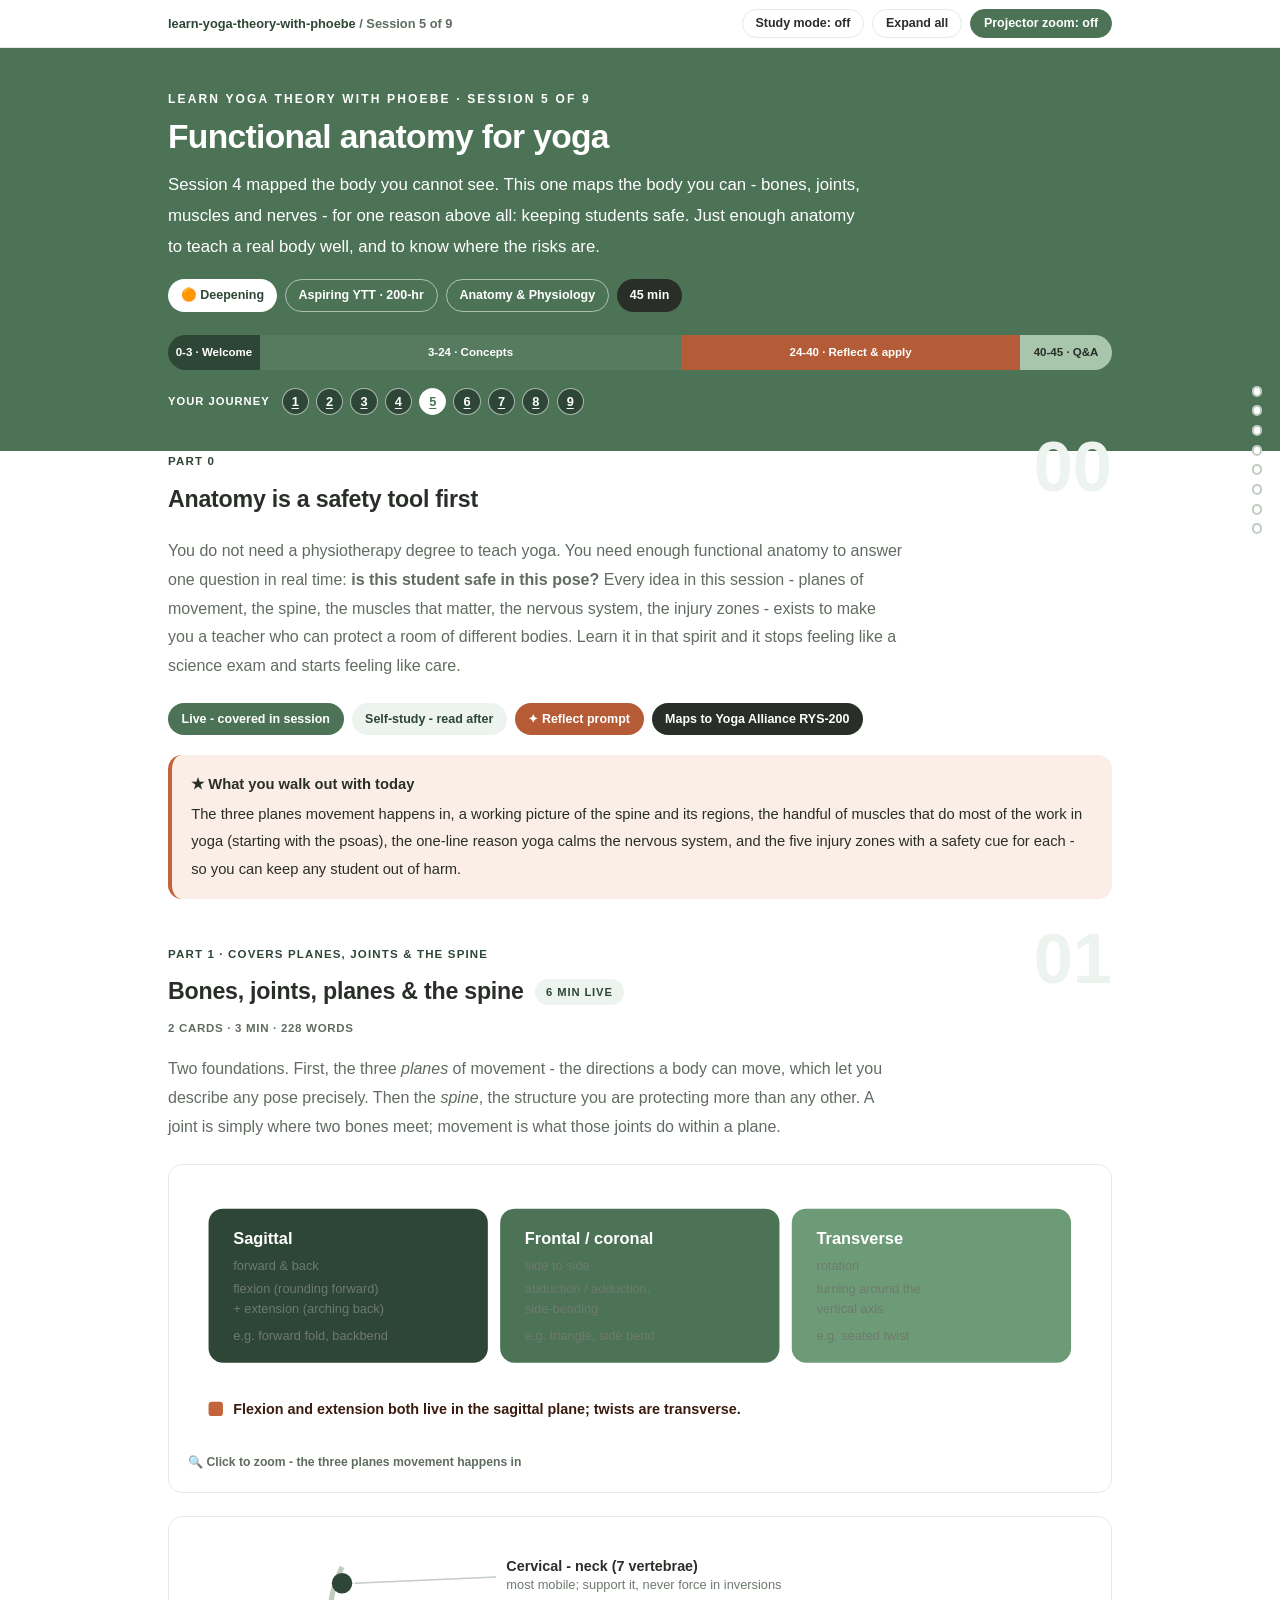
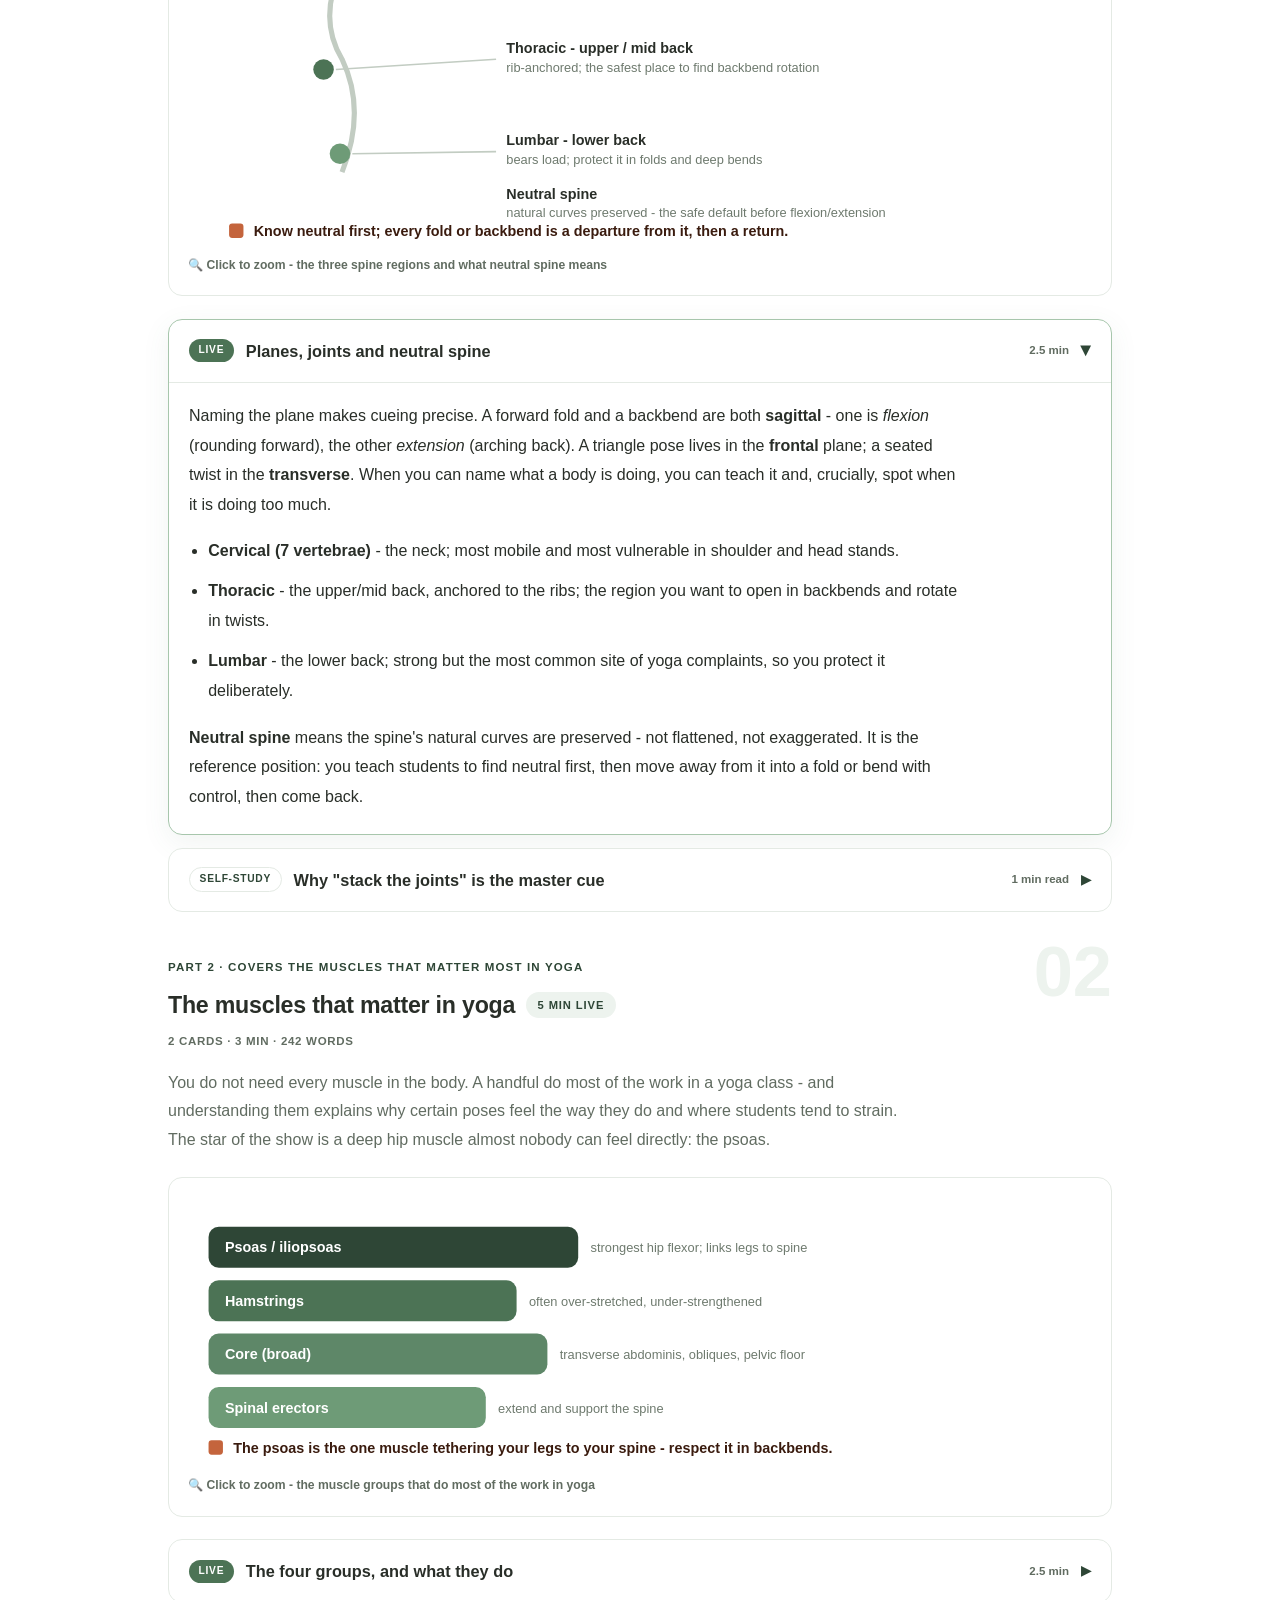
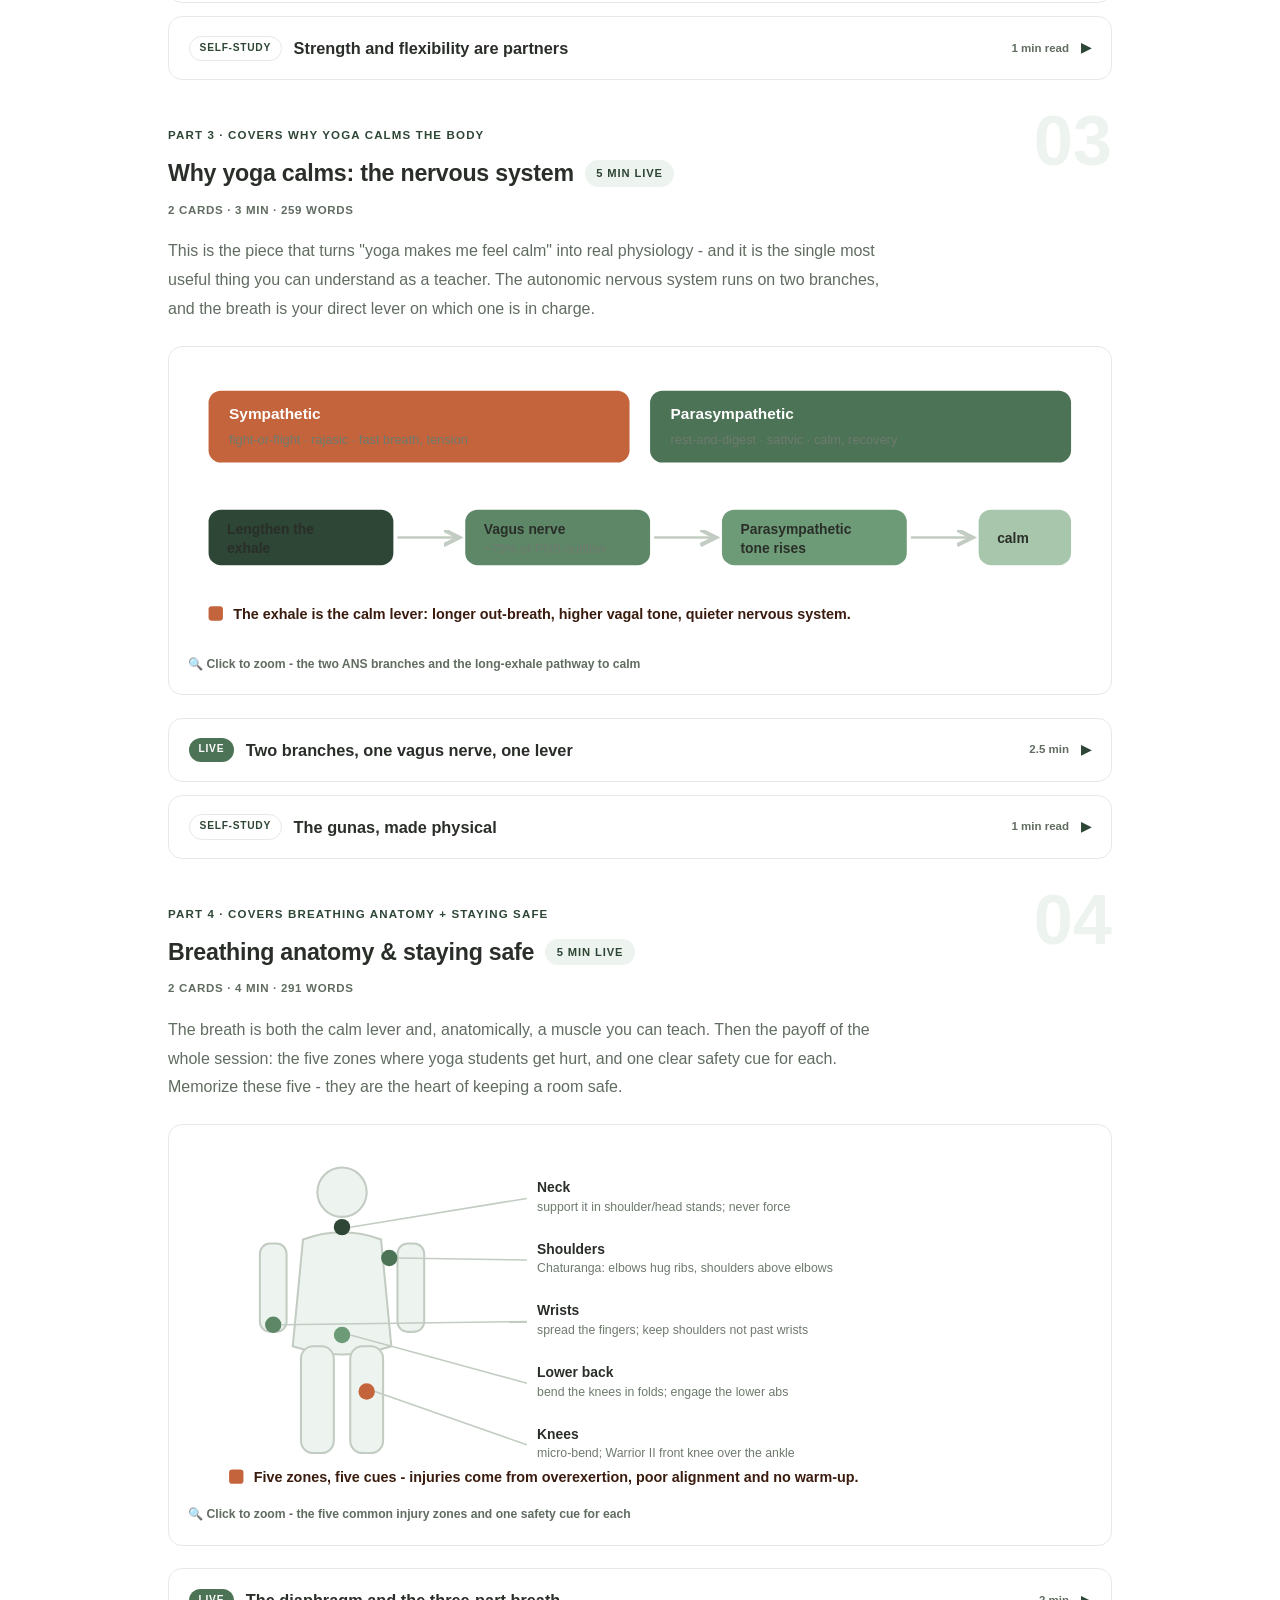
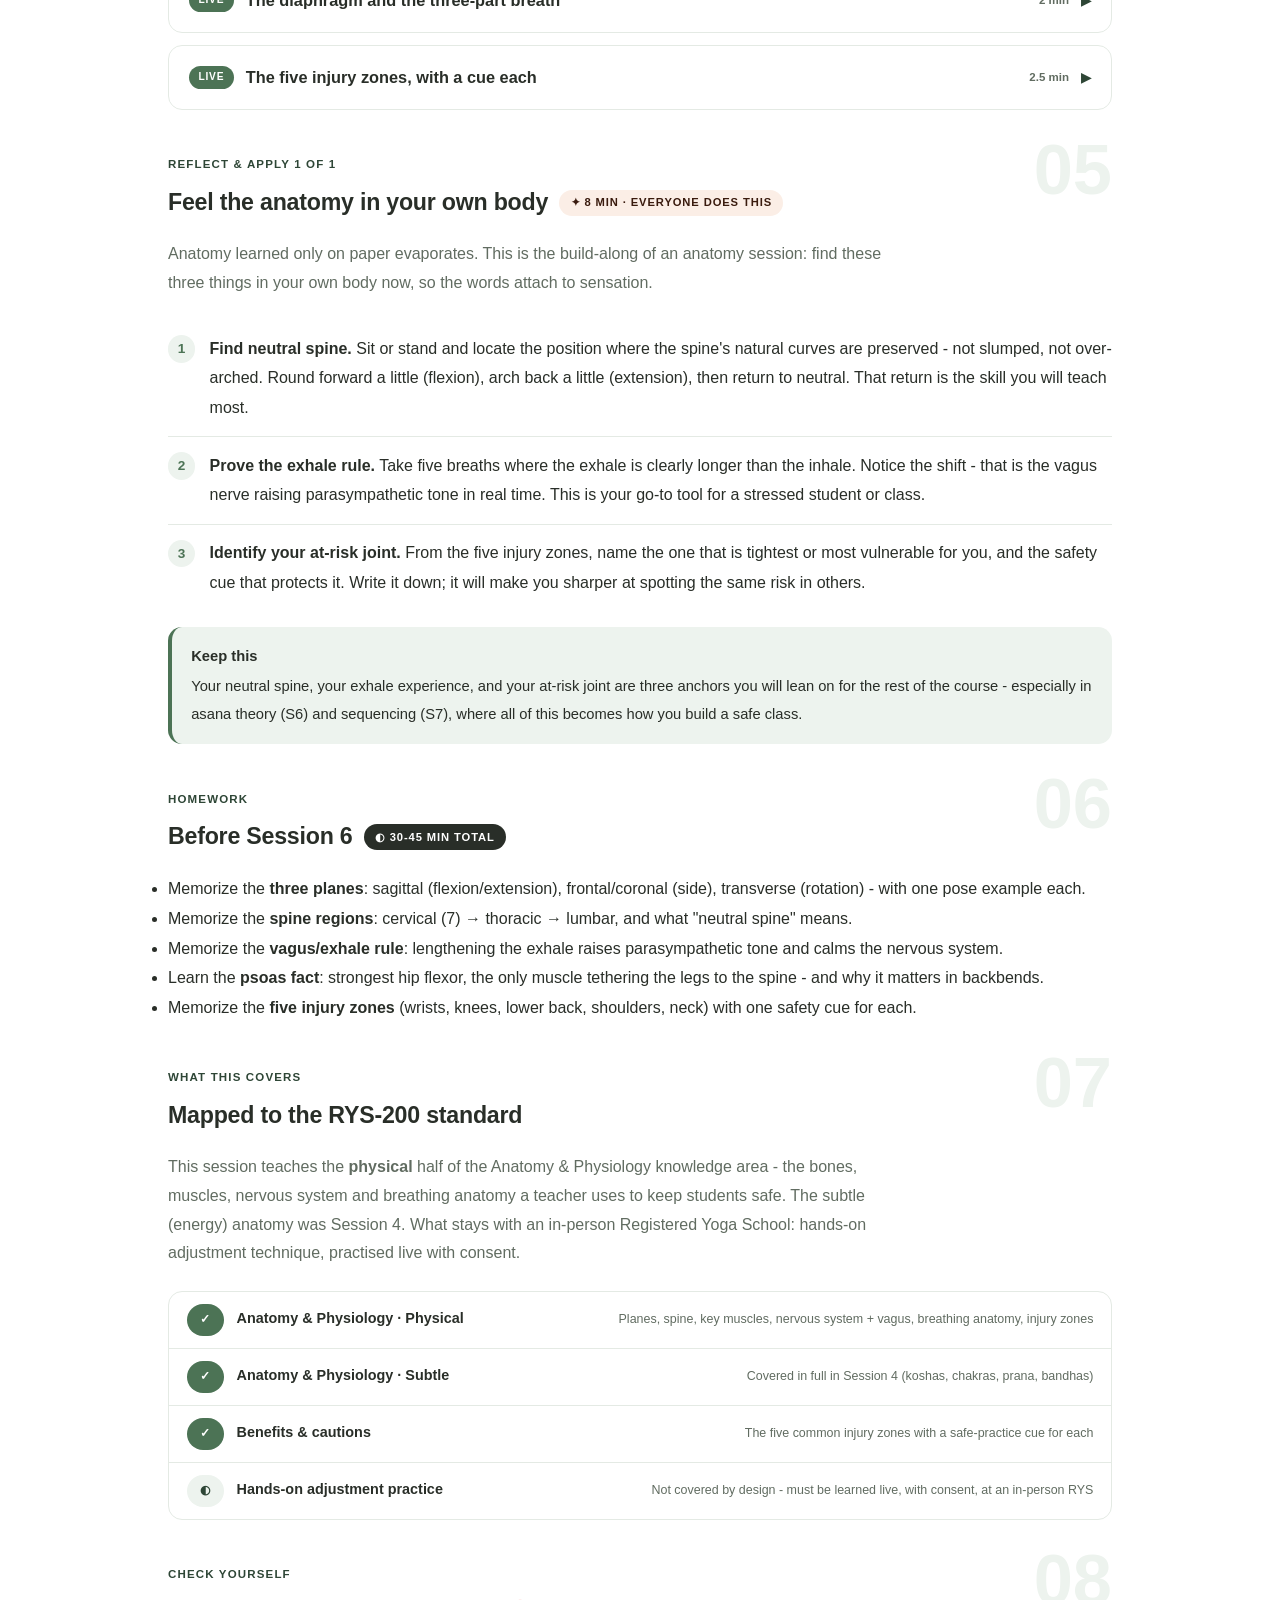
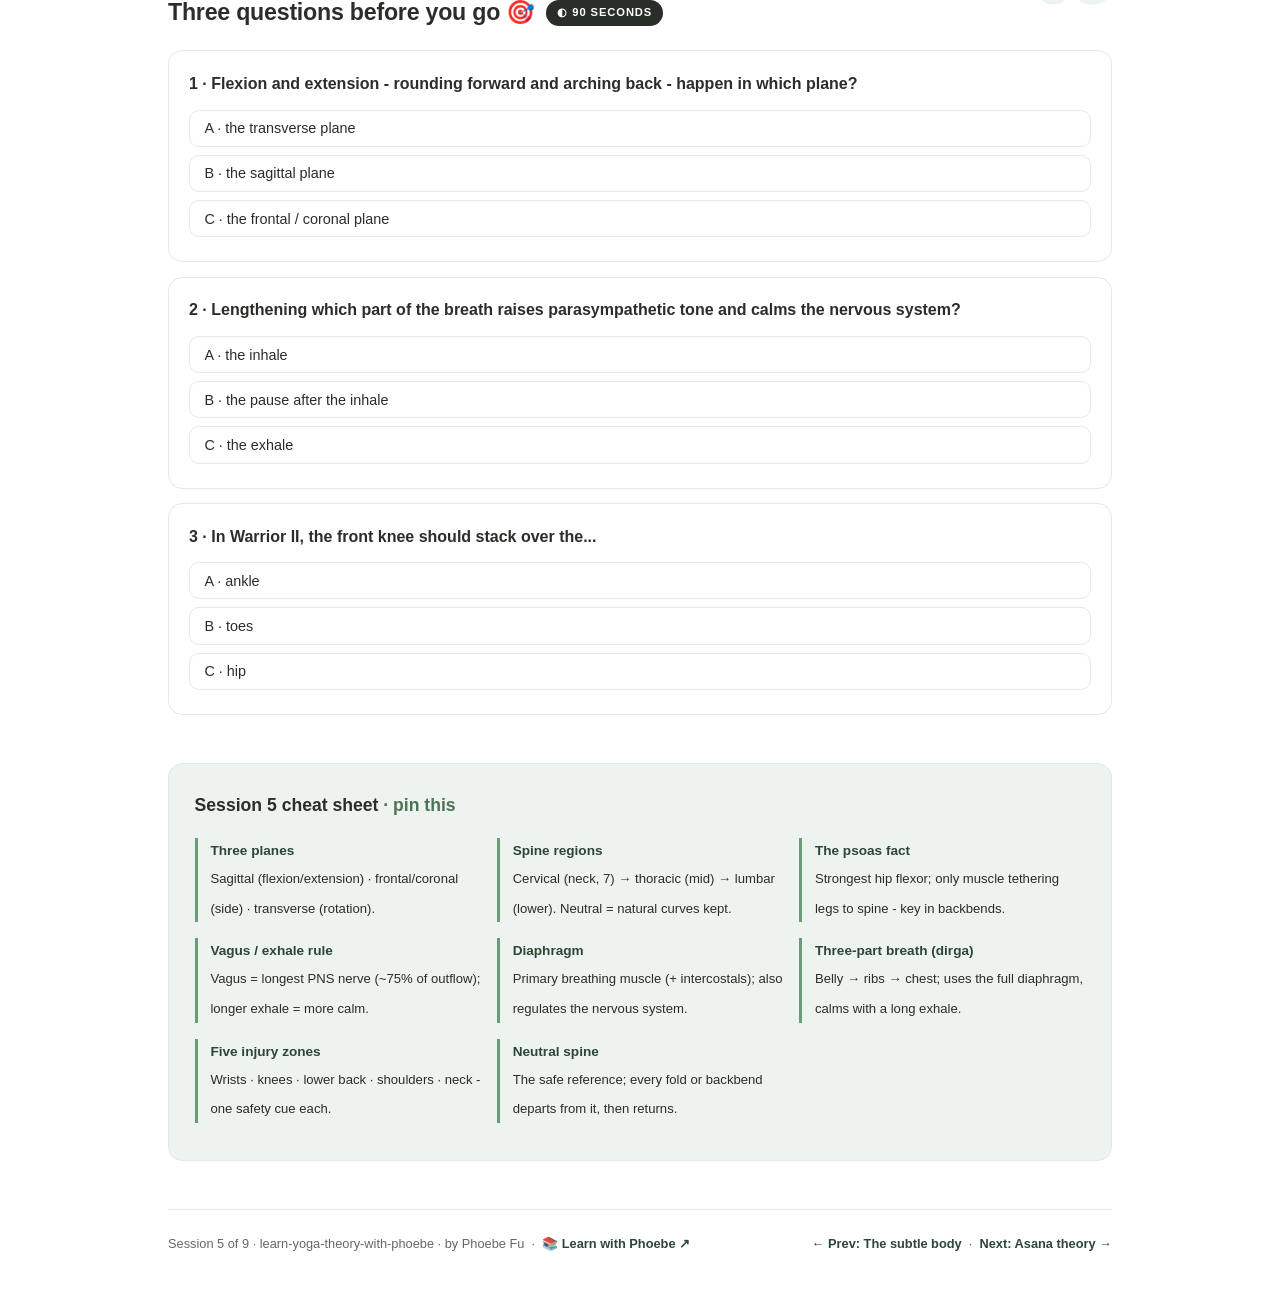
<file: courses/05-functional-anatomy.html>
<!DOCTYPE html>
<html lang="en">
<head>
<meta charset="UTF-8">
<meta name="viewport" content="width=device-width, initial-scale=1.0">
<!-- social:start -->
<meta name="description" content="You do not need a physiotherapy degree to teach yoga. You need enough functional anatomy to answer one question in real time: is this student safe in this pose? Every idea in this session...">
<meta property="og:type" content="article">
<meta property="og:site_name" content="Learn with Phoebe">
<meta property="og:title" content="Functional anatomy for yoga - learn yoga theory with phoebe">
<meta property="og:description" content="You do not need a physiotherapy degree to teach yoga. You need enough functional anatomy to answer one question in real time: is this student safe in this pose? Every idea in this session...">
<meta property="og:url" content="https://phoebefu6.github.io/learn-yoga-theory-with-phoebe/courses/05-functional-anatomy.html">
<meta property="og:image" content="https://phoebefu6.github.io/learn-yoga-theory-with-phoebe/assets/og-cover.png">
<meta property="og:image:width" content="1200">
<meta property="og:image:height" content="630">
<meta name="twitter:card" content="summary_large_image">
<meta name="twitter:title" content="Functional anatomy for yoga - learn yoga theory with phoebe">
<meta name="twitter:description" content="You do not need a physiotherapy degree to teach yoga. You need enough functional anatomy to answer one question in real time: is this student safe in this pose? Every idea in this session...">
<meta name="twitter:image" content="https://phoebefu6.github.io/learn-yoga-theory-with-phoebe/assets/og-cover.png">
<!-- social:end -->
<title>Session 5 · Functional anatomy for yoga - learn yoga theory with phoebe</title>
<link rel="stylesheet" href="../assets/style.css?v=29">
</head>
<body>

<div class="toolbar">
  <div class="wrap">
    <span class="crumb"><a href="../index.html">learn-yoga-theory-with-phoebe</a> / Session 5 of 9</span>
    <button class="btn" id="toggle-all" type="button">Expand all</button>
    <button class="btn primary" id="zoom-toggle" type="button">Projector zoom: off</button>
  </div>
</div>

<header class="masthead">
  <div class="wrap">
    <div class="eyebrow">Learn Yoga Theory with Phoebe · Session 5 of 9</div>
    <h1>Functional anatomy <span class="accent">for yoga</span></h1>
    <p class="sub">Session 4 mapped the body you cannot see. This one maps the body you can - bones, joints, muscles and nerves - for one reason above all: keeping students safe. Just enough anatomy to teach a real body well, and to know where the risks are.</p>
    <div class="chip-row">
      <span class="chip level">🟠 Deepening</span>
      <span class="chip audience">Aspiring YTT · 200-hr</span>
      <span class="chip audience">Anatomy &amp; Physiology</span>
      <span class="chip time">45 min</span>
    </div>
    <div class="agenda">
      <span class="a1" style="flex:1">0-3 · Welcome</span>
      <span class="a2" style="flex:5">3-24 · Concepts</span>
      <span class="a3" style="flex:4">24-40 · Reflect &amp; apply</span>
      <span class="a4" style="flex:1">40-45 · Q&amp;A</span>
    </div>
  </div>
</header>

<main class="wrap">

  <!-- ============ INTRO ============ -->
  <section class="section" id="intro">
    <div class="section-kicker">
      <span class="klabel">Part 0</span>
      <h2>Anatomy is a safety tool first</h2>
    </div>
    <p class="lede">You do not need a physiotherapy degree to teach yoga. You need enough functional anatomy to answer one question in real time: <strong>is this student safe in this pose?</strong> Every idea in this session - planes of movement, the spine, the muscles that matter, the nervous system, the injury zones - exists to make you a teacher who can protect a room of different bodies. Learn it in that spirit and it stops feeling like a science exam and starts feeling like care.</p>
    <div class="legend">
      <span class="pill solid">Live - covered in session</span>
      <span class="pill light">Self-study - read after</span>
      <span class="pill peach">✦ Reflect prompt</span>
      <span class="pill inkpill">Maps to Yoga Alliance RYS-200</span>
    </div>
    <div class="callout win">
      <strong>★ What you walk out with today</strong>
      The three planes movement happens in, a working picture of the spine and its regions, the handful of muscles that do most of the work in yoga (starting with the psoas), the one-line reason yoga calms the nervous system, and the five injury zones with a safety cue for each - so you can keep any student out of harm.
    </div>
  </section>

  <!-- ============ PART 1: SKELETON & SPINE ============ -->
  <section class="section" id="skeleton-spine">
    <div class="section-kicker">
      <span class="klabel">Part 1 · covers planes, joints &amp; the spine</span>
      <h2>Bones, joints, planes &amp; the spine <span class="tag concept">6 min live</span></h2>
    </div>
    <p class="lede">Two foundations. First, the three <em>planes</em> of movement - the directions a body can move, which let you describe any pose precisely. Then the <em>spine</em>, the structure you are protecting more than any other. A joint is simply where two bones meet; movement is what those joints do within a plane.</p>

    <figure class="zoomable">
      <svg viewBox="0 0 880 250" xmlns="http://www.w3.org/2000/svg" role="img" aria-label="The three planes of movement: sagittal, frontal and transverse">
        <style>
          .plH { font: 700 16px Inter, sans-serif; fill: #FFFFFF; }
          .plT { font: 700 14px Inter, sans-serif; fill: #292E28; }
          .plX { font: 400 12.5px Inter, sans-serif; fill: #6E7A6E; }
          .plN { font: 600 14px Inter, sans-serif; fill: #3A1B0E; }
        </style>
        <rect x="20" y="24" width="272" height="150" rx="14" fill="#2E4636"/>
        <text class="plH" x="44" y="58">Sagittal</text>
        <text class="plX" x="44" y="84" fill="#EDF3EE">forward &amp; back</text>
        <text class="plX" x="44" y="106" fill="#EDF3EE">flexion (rounding forward)</text>
        <text class="plX" x="44" y="126" fill="#EDF3EE">+ extension (arching back)</text>
        <text class="plX" x="44" y="152" fill="#EDF3EE">e.g. forward fold, backbend</text>
        <rect x="304" y="24" width="272" height="150" rx="14" fill="#4C7355"/>
        <text class="plH" x="328" y="58">Frontal / coronal</text>
        <text class="plX" x="328" y="84" fill="#EDF3EE">side to side</text>
        <text class="plX" x="328" y="106" fill="#EDF3EE">abduction / adduction,</text>
        <text class="plX" x="328" y="126" fill="#EDF3EE">side-bending</text>
        <text class="plX" x="328" y="152" fill="#EDF3EE">e.g. triangle, side bend</text>
        <rect x="588" y="24" width="272" height="150" rx="14" fill="#6E9B77"/>
        <text class="plH" x="612" y="58">Transverse</text>
        <text class="plX" x="612" y="84" fill="#EDF3EE">rotation</text>
        <text class="plX" x="612" y="106" fill="#EDF3EE">turning around the</text>
        <text class="plX" x="612" y="126" fill="#EDF3EE">vertical axis</text>
        <text class="plX" x="612" y="152" fill="#EDF3EE">e.g. seated twist</text>
        <rect x="20" y="212" width="14" height="14" rx="3" fill="#C4643C"/>
        <text class="plN" x="44" y="224">Flexion and extension both live in the sagittal plane; twists are transverse.</text>
      </svg>
      <figcaption>🔍 Click to zoom - the three planes movement happens in</figcaption>
    </figure>

    <figure class="zoomable">
      <svg viewBox="0 0 880 300" xmlns="http://www.w3.org/2000/svg" role="img" aria-label="The three main regions of the spine: cervical, thoracic and lumbar">
        <style>
          .spT { font: 700 14px Inter, sans-serif; fill: #292E28; }
          .spX { font: 400 12.5px Inter, sans-serif; fill: #6E7A6E; }
          .spN { font: 600 14px Inter, sans-serif; fill: #3A1B0E; }
          .spA { stroke: #C2CCC2; stroke-width: 1.5; }
        </style>
        <!-- stylised spine curve -->
        <path d="M150,30 q-24,50 0,90 q24,50 0,110" fill="none" stroke="#C2CCC2" stroke-width="5"/>
        <circle cx="150" cy="46" r="10" fill="#2E4636"/>
        <line class="spA" x1="162" y1="46" x2="300" y2="40"/>
        <circle cx="132" cy="130" r="10" fill="#4C7355"/>
        <line class="spA" x1="144" y1="130" x2="300" y2="120"/>
        <circle cx="148" cy="212" r="10" fill="#6E9B77"/>
        <line class="spA" x1="160" y1="212" x2="300" y2="210"/>
        <text class="spT" x="310" y="34">Cervical - neck (7 vertebrae)</text>
        <text class="spX" x="310" y="52">most mobile; support it, never force in inversions</text>
        <text class="spT" x="310" y="114">Thoracic - upper / mid back</text>
        <text class="spX" x="310" y="132">rib-anchored; the safest place to find backbend rotation</text>
        <text class="spT" x="310" y="204">Lumbar - lower back</text>
        <text class="spX" x="310" y="222">bears load; protect it in folds and deep bends</text>
        <text class="spT" x="310" y="256">Neutral spine</text>
        <text class="spX" x="310" y="274">natural curves preserved - the safe default before flexion/extension</text>
        <rect x="40" y="280" width="14" height="14" rx="3" fill="#C4643C"/>
        <text class="spN" x="64" y="292">Know neutral first; every fold or backbend is a departure from it, then a return.</text>
      </svg>
      <figcaption>🔍 Click to zoom - the three spine regions and what neutral spine means</figcaption>
    </figure>

    <details class="card" open>
      <summary><span class="mode live">Live</span>Planes, joints and neutral spine<span class="mini">2.5 min</span><span class="caret">▶</span></summary>
      <div class="body">
        <p>Naming the plane makes cueing precise. A forward fold and a backbend are both <strong>sagittal</strong> - one is <em>flexion</em> (rounding forward), the other <em>extension</em> (arching back). A triangle pose lives in the <strong>frontal</strong> plane; a seated twist in the <strong>transverse</strong>. When you can name what a body is doing, you can teach it and, crucially, spot when it is doing too much.</p>
        <ul>
          <li><strong>Cervical (7 vertebrae)</strong> - the neck; most mobile and most vulnerable in shoulder and head stands.</li>
          <li><strong>Thoracic</strong> - the upper/mid back, anchored to the ribs; the region you want to open in backbends and rotate in twists.</li>
          <li><strong>Lumbar</strong> - the lower back; strong but the most common site of yoga complaints, so you protect it deliberately.</li>
        </ul>
        <p><strong>Neutral spine</strong> means the spine's natural curves are preserved - not flattened, not exaggerated. It is the reference position: you teach students to find neutral first, then move away from it into a fold or bend with control, then come back.</p>
      </div>
    </details>

    <details class="card">
      <summary><span class="mode self">Self-study</span>Why "stack the joints" is the master cue<span class="mini">1 min read</span><span class="caret">▶</span></summary>
      <div class="body">
        <p>Most alignment advice reduces to protecting joints by stacking them - shoulder over elbow over wrist, knee over ankle - so that bone carries load instead of soft tissue straining to hold a position. You will build the full alignment principles in Session 6 (asana theory). For now, hold the idea that anatomy in yoga is mostly about routing load through bones and away from vulnerable joints and ligaments.</p>
      </div>
    </details>
  </section>

  <!-- ============ PART 2: MUSCLES ============ -->
  <section class="section" id="muscles">
    <div class="section-kicker">
      <span class="klabel">Part 2 · covers the muscles that matter most in yoga</span>
      <h2>The muscles that matter in yoga <span class="tag concept">5 min live</span></h2>
    </div>
    <p class="lede">You do not need every muscle in the body. A handful do most of the work in a yoga class - and understanding them explains why certain poses feel the way they do and where students tend to strain. The star of the show is a deep hip muscle almost nobody can feel directly: the psoas.</p>

    <figure class="zoomable">
      <svg viewBox="0 0 880 260" xmlns="http://www.w3.org/2000/svg" role="img" aria-label="Key muscle groups in yoga shown as labelled bars">
        <style>
          .muT { font: 700 14px Inter, sans-serif; fill: #FFFFFF; }
          .muX { font: 400 12.5px Inter, sans-serif; fill: #6E7A6E; }
          .muN { font: 600 14px Inter, sans-serif; fill: #3A1B0E; }
        </style>
        <rect x="20" y="28" width="360" height="40" rx="10" fill="#2E4636"/>
        <text class="muT" x="36" y="53">Psoas / iliopsoas</text>
        <text class="muX" x="392" y="53">strongest hip flexor; links legs to spine</text>
        <rect x="20" y="80" width="300" height="40" rx="10" fill="#4C7355"/>
        <text class="muT" x="36" y="105">Hamstrings</text>
        <text class="muX" x="332" y="105">often over-stretched, under-strengthened</text>
        <rect x="20" y="132" width="330" height="40" rx="10" fill="#5E8768"/>
        <text class="muT" x="36" y="157">Core (broad)</text>
        <text class="muX" x="362" y="157">transverse abdominis, obliques, pelvic floor</text>
        <rect x="20" y="184" width="270" height="40" rx="10" fill="#6E9B77"/>
        <text class="muT" x="36" y="209">Spinal erectors</text>
        <text class="muX" x="302" y="209">extend and support the spine</text>
        <rect x="20" y="236" width="14" height="14" rx="3" fill="#C4643C"/>
        <text class="muN" x="44" y="248">The psoas is the one muscle tethering your legs to your spine - respect it in backbends.</text>
      </svg>
      <figcaption>🔍 Click to zoom - the muscle groups that do most of the work in yoga</figcaption>
    </figure>

    <details class="card">
      <summary><span class="mode live">Live</span>The four groups, and what they do<span class="mini">2.5 min</span><span class="caret">▶</span></summary>
      <div class="body">
        <table class="clean">
          <thead><tr><th>Muscle group</th><th>Role in yoga</th></tr></thead>
          <tbody>
            <tr><td><strong>Psoas / iliopsoas</strong></td><td>The strongest hip flexor and the only muscle tethering the legs to the spine (lumbar to pelvis); central to folds, lunges and backbends</td></tr>
            <tr><td><strong>Hamstrings</strong></td><td>Back of the thigh; in yoga they are typically over-stretched and under-strengthened, a frequent source of strain in forward folds</td></tr>
            <tr><td><strong>Core (broad)</strong></td><td>Transverse abdominis, rectus, obliques, multifidus, pelvic floor and the psoas together; stabilises the spine and pelvis in nearly every pose</td></tr>
            <tr><td><strong>Spinal erectors</strong></td><td>Run alongside the spine; extend it and hold you upright, doing much of the work in backbends and standing poses</td></tr>
          </tbody>
        </table>
        <div class="callout example">
          <span class="ex-pill">Real world</span>
          <p><strong>Why a tight psoas turns backbends dangerous.</strong> Because the psoas connects the lumbar spine to the femur, a short, tight psoas pulls on the lower back the moment a student lifts into a backbend - compressing exactly the lumbar region you are trying to protect. That is why you warm the hip flexors before deep bends and cue length through the front of the hips, not just "lift the chest". One deep muscle explains a whole class of lower-back complaints.</p>
        </div>
      </div>
    </details>

    <details class="card">
      <summary><span class="mode self">Self-study</span>Strength and flexibility are partners<span class="mini">1 min read</span><span class="caret">▶</span></summary>
      <div class="body">
        <p>Yoga has a reputation as pure stretching, but the hamstrings tell the real story: constantly lengthened, rarely strengthened, they get long and weak, which is its own injury risk. A well-taught practice balances opening with engaging - the "effort and ease" principle you meet formally as <em>sthira sukham asanam</em> in Session 6. Anatomically, a joint is only as safe as the muscle that can both lengthen and support it.</p>
      </div>
    </details>
  </section>

  <!-- ============ PART 3: NERVOUS SYSTEM ============ -->
  <section class="section" id="nervous-system">
    <div class="section-kicker">
      <span class="klabel">Part 3 · covers why yoga calms the body</span>
      <h2>Why yoga calms: the nervous system <span class="tag concept">5 min live</span></h2>
    </div>
    <p class="lede">This is the piece that turns "yoga makes me feel calm" into real physiology - and it is the single most useful thing you can understand as a teacher. The autonomic nervous system runs on two branches, and the breath is your direct lever on which one is in charge.</p>

    <figure class="zoomable">
      <svg viewBox="0 0 880 270" xmlns="http://www.w3.org/2000/svg" role="img" aria-label="The two branches of the autonomic nervous system and how a long exhale raises calm">
        <style>
          .nsH { font: 700 15px Inter, sans-serif; fill: #FFFFFF; }
          .nsT { font: 700 13.5px Inter, sans-serif; fill: #292E28; }
          .nsX { font: 400 12.5px Inter, sans-serif; fill: #6E7A6E; }
          .nsN { font: 600 14px Inter, sans-serif; fill: #3A1B0E; }
          .nsA { stroke: #C2CCC2; stroke-width: 2.5; fill: none; marker-end: url(#nsAh); }
        </style>
        <defs>
          <marker id="nsAh" markerWidth="9" markerHeight="9" refX="6" refY="3" orient="auto">
            <path d="M0,0 L6,3 L0,6" fill="none" stroke="#C2CCC2" stroke-width="1.6"/>
          </marker>
        </defs>
        <rect x="20" y="24" width="410" height="70" rx="12" fill="#C4643C"/>
        <text class="nsH" x="40" y="52">Sympathetic</text>
        <text class="nsX" x="40" y="76" fill="#FBEEE6">fight-or-flight · rajasic · fast breath, tension</text>
        <rect x="450" y="24" width="410" height="70" rx="12" fill="#4C7355"/>
        <text class="nsH" x="470" y="52">Parasympathetic</text>
        <text class="nsX" x="470" y="76" fill="#EDF3EE">rest-and-digest · sattvic · calm, recovery</text>
        <!-- pipeline -->
        <rect x="20" y="140" width="180" height="54" rx="12" fill="#2E4636"/>
        <text class="nsT" x="38" y="164" fill="#FFFFFF">Lengthen the</text>
        <text class="nsT" x="38" y="182" fill="#FFFFFF">exhale</text>
        <line class="nsA" x1="204" y1="167" x2="264" y2="167"/>
        <rect x="270" y="140" width="180" height="54" rx="12" fill="#5E8768"/>
        <text class="nsT" x="288" y="164" fill="#FFFFFF">Vagus nerve</text>
        <text class="nsX" x="288" y="182" fill="#EDF3EE">~75% of PNS outflow</text>
        <line class="nsA" x1="454" y1="167" x2="514" y2="167"/>
        <rect x="520" y="140" width="180" height="54" rx="12" fill="#6E9B77"/>
        <text class="nsT" x="538" y="164" fill="#FFFFFF">Parasympathetic</text>
        <text class="nsT" x="538" y="182" fill="#FFFFFF">tone rises</text>
        <line class="nsA" x1="704" y1="167" x2="764" y2="167"/>
        <rect x="770" y="140" width="90" height="54" rx="12" fill="#A7C6AC"/>
        <text class="nsT" x="788" y="172" fill="#292E28">calm</text>
        <rect x="20" y="234" width="14" height="14" rx="3" fill="#C4643C"/>
        <text class="nsN" x="44" y="246">The exhale is the calm lever: longer out-breath, higher vagal tone, quieter nervous system.</text>
      </svg>
      <figcaption>🔍 Click to zoom - the two ANS branches and the long-exhale pathway to calm</figcaption>
    </figure>

    <details class="card">
      <summary><span class="mode live">Live</span>Two branches, one vagus nerve, one lever<span class="mini">2.5 min</span><span class="caret">▶</span></summary>
      <div class="body">
        <p>The <strong>autonomic nervous system</strong> (ANS) runs the body without your conscious control, on two opposing branches:</p>
        <ul>
          <li><strong>Sympathetic</strong> - "fight-or-flight": raises heart rate and alertness, speeds the breath, primes you for action. This is the <em>rajasic</em> state from Session 4.</li>
          <li><strong>Parasympathetic</strong> - "rest-and-digest": slows the heart, calms the breath, allows recovery and digestion. This is the <em>sattvic</em> settle.</li>
        </ul>
        <p>The star is the <strong>vagus nerve</strong> - the longest parasympathetic nerve, carrying roughly <strong>75% of parasympathetic outflow</strong>. It runs from the brainstem down through throat, lungs, heart, diaphragm and into the gut. And here is the mechanism that matters most for teaching: <strong>lengthening the exhale raises parasympathetic (vagal) tone.</strong> A longer out-breath is a direct, physical off-switch for the stress response.</p>
        <div class="callout example">
          <span class="ex-pill">Real world</span>
          <p><strong>The panicked student and the long exhale.</strong> Someone arrives wired - shallow, fast breathing, sympathetic branch running hot. You do not tell them to "relax". You guide a few breaths where the exhale is noticeably longer than the inhale. Within a minute the vagus responds, parasympathetic tone climbs, and the room can feel their shoulders drop. That is not mysticism - it is the exhale acting on the vagus nerve, the same rajas-to-sattva shift, made physiological.</p>
        </div>
      </div>
    </details>

    <details class="card">
      <summary><span class="mode self">Self-study</span>The gunas, made physical<span class="mini">1 min read</span><span class="caret">▶</span></summary>
      <div class="body">
        <p>Notice how neatly this maps onto Session 4. The sympathetic branch is <em>rajas</em> - activity, heat, drive. The parasympathetic branch is <em>sattva</em> - clarity and calm. The energetic arc of a class you build in Session 7 (rajasic build, sattvic settle) is, in modern terms, deliberately moving students from sympathetic activation into parasympathetic recovery. Old map and new map describing the same body.</p>
      </div>
    </details>
  </section>

  <!-- ============ PART 4: BREATH & SAFETY ============ -->
  <section class="section" id="safety-breath">
    <div class="section-kicker">
      <span class="klabel">Part 4 · covers breathing anatomy + staying safe</span>
      <h2>Breathing anatomy &amp; staying safe <span class="tag concept">5 min live</span></h2>
    </div>
    <p class="lede">The breath is both the calm lever and, anatomically, a muscle you can teach. Then the payoff of the whole session: the five zones where yoga students get hurt, and one clear safety cue for each. Memorize these five - they are the heart of keeping a room safe.</p>

    <figure class="zoomable">
      <svg viewBox="0 0 880 340" xmlns="http://www.w3.org/2000/svg" role="img" aria-label="A body map of the five common yoga injury zones with a safety cue for each">
        <style>
          .szT { font: 700 13.5px Inter, sans-serif; fill: #292E28; }
          .szX { font: 400 12px Inter, sans-serif; fill: #6E7A6E; }
          .szN { font: 600 14px Inter, sans-serif; fill: #3A1B0E; }
          .szBody { fill: #EDF3EE; stroke: #C2CCC2; stroke-width: 2; }
          .szA { stroke: #C2CCC2; stroke-width: 1.5; }
        </style>
        <!-- body outline -->
        <circle class="szBody" cx="150" cy="46" r="24"/>
        <path class="szBody" d="M112,92 Q150,78 188,92 L198,196 Q150,212 102,196 Z"/>
        <rect class="szBody" x="110" y="196" width="32" height="104" rx="12"/>
        <rect class="szBody" x="158" y="196" width="32" height="104" rx="12"/>
        <rect class="szBody" x="70" y="96" width="26" height="86" rx="10"/>
        <rect class="szBody" x="204" y="96" width="26" height="86" rx="10"/>
        <!-- zone dots -->
        <circle cx="150" cy="80" r="8" fill="#2E4636"/>
        <line class="szA" x1="158" y1="80" x2="330" y2="52"/>
        <circle cx="196" cy="110" r="8" fill="#4C7355"/>
        <line class="szA" x1="204" y1="110" x2="330" y2="112"/>
        <circle cx="83" cy="175" r="8" fill="#5E8768"/>
        <line class="szA" x1="91" y1="175" x2="330" y2="172"/>
        <circle cx="150" cy="185" r="8" fill="#6E9B77"/>
        <line class="szA" x1="158" y1="185" x2="330" y2="232"/>
        <circle cx="174" cy="240" r="8" fill="#C4643C"/>
        <line class="szA" x1="182" y1="240" x2="330" y2="292"/>
        <text class="szT" x="340" y="46">Neck</text>
        <text class="szX" x="340" y="64">support it in shoulder/head stands; never force</text>
        <text class="szT" x="340" y="106">Shoulders</text>
        <text class="szX" x="340" y="124">Chaturanga: elbows hug ribs, shoulders above elbows</text>
        <text class="szT" x="340" y="166">Wrists</text>
        <text class="szX" x="340" y="184">spread the fingers; keep shoulders not past wrists</text>
        <text class="szT" x="340" y="226">Lower back</text>
        <text class="szX" x="340" y="244">bend the knees in folds; engage the lower abs</text>
        <text class="szT" x="340" y="286">Knees</text>
        <text class="szX" x="340" y="304">micro-bend; Warrior II front knee over the ankle</text>
        <rect x="40" y="316" width="14" height="14" rx="3" fill="#C4643C"/>
        <text class="szN" x="64" y="328">Five zones, five cues - injuries come from overexertion, poor alignment and no warm-up.</text>
      </svg>
      <figcaption>🔍 Click to zoom - the five common injury zones and one safety cue for each</figcaption>
    </figure>

    <details class="card">
      <summary><span class="mode live">Live</span>The diaphragm and the three-part breath<span class="mini">2 min</span><span class="caret">▶</span></summary>
      <div class="body">
        <p>The <strong>diaphragm</strong> is the primary breathing muscle - a dome beneath the lungs that draws air in as it contracts, assisted by the <strong>intercostals</strong> between the ribs. Because the vagus nerve threads right through it, the diaphragm is also a physical regulator of the nervous system: how you breathe changes how you feel.</p>
        <p>The classic teaching breath is the <strong>three-part breath</strong> (<em>dirga</em>): fill and empty in three moving parts - <strong>belly → ribs → chest</strong>. It teaches students to use the full diaphragm, slows the breath, and (with a lengthened exhale) reliably nudges the parasympathetic branch on. It is one of the calming breaths you will formalise in Session 9.</p>
      </div>
    </details>

    <details class="card">
      <summary><span class="mode live">Live</span>The five injury zones, with a cue each<span class="mini">2.5 min</span><span class="caret">▶</span></summary>
      <div class="body">
        <table class="clean">
          <thead><tr><th>Zone</th><th>Safe-practice cue</th></tr></thead>
          <tbody>
            <tr><td><strong>Wrists</strong></td><td>Spread the fingers to share the load; keep shoulders stacked over (not past) the wrists in weight-bearing poses</td></tr>
            <tr><td><strong>Knees</strong></td><td>Keep a micro-bend; in Warrior II the front knee stacks over the ankle and never collapses inward</td></tr>
            <tr><td><strong>Lower back</strong></td><td>Bend the knees in forward folds and engage the lower abdominals; the most common yoga complaint</td></tr>
            <tr><td><strong>Shoulders</strong></td><td>In Chaturanga the elbows hug the ribs and the shoulders stay above the elbows - no dumping forward</td></tr>
            <tr><td><strong>Neck</strong></td><td>Support the neck in shoulder and head stands; never turn or force it under load</td></tr>
          </tbody>
        </table>
        <p>Injuries almost always trace to the same causes: overexertion, poor alignment, no warm-up, or attempting a pose before the body is ready. Your job is not to push students deeper - it is to keep them out of these five zones' danger and let depth come with time.</p>
        <div class="prompt-box good"><span class="label">✦ Reflect now</span>Which of these five zones is your own most tight or vulnerable area?

Name the pose where you feel it, and the one safety cue above that would protect it. Teachers protect students best in the zones they have had to protect in themselves.</div>
      </div>
    </details>
  </section>

  <!-- ============ REFLECT & APPLY ============ -->
  <section class="section" id="apply-1">
    <div class="section-kicker">
      <span class="klabel">Reflect &amp; apply 1 of 1</span>
      <h2>Feel the anatomy in your own body <span class="tag demo">✦ 8 min · everyone does this</span></h2>
    </div>
    <p class="lede">Anatomy learned only on paper evaporates. This is the build-along of an anatomy session: find these three things in your own body now, so the words attach to sensation.</p>

    <div class="steps">
      <div class="step"><p><strong>Find neutral spine.</strong> Sit or stand and locate the position where the spine's natural curves are preserved - not slumped, not over-arched. Round forward a little (flexion), arch back a little (extension), then return to neutral. That return is the skill you will teach most.</p></div>
      <div class="step"><p><strong>Prove the exhale rule.</strong> Take five breaths where the exhale is clearly longer than the inhale. Notice the shift - that is the vagus nerve raising parasympathetic tone in real time. This is your go-to tool for a stressed student or class.</p></div>
      <div class="step"><p><strong>Identify your at-risk joint.</strong> From the five injury zones, name the one that is tightest or most vulnerable for you, and the safety cue that protects it. Write it down; it will make you sharper at spotting the same risk in others.</p></div>
    </div>

    <div class="callout tip">
      <strong>Keep this</strong>
      Your neutral spine, your exhale experience, and your at-risk joint are three anchors you will lean on for the rest of the course - especially in asana theory (S6) and sequencing (S7), where all of this becomes how you build a safe class.
    </div>
  </section>

  <!-- ============ HOMEWORK ============ -->
  <section class="section" id="exercise">
    <div class="section-kicker">
      <span class="klabel">Homework</span>
      <h2>Before Session 6 <span class="tag exercise">◐ 30-45 min total</span></h2>
    </div>
    <ul>
      <li>Memorize the <strong>three planes</strong>: sagittal (flexion/extension), frontal/coronal (side), transverse (rotation) - with one pose example each.</li>
      <li>Memorize the <strong>spine regions</strong>: cervical (7) → thoracic → lumbar, and what "neutral spine" means.</li>
      <li>Memorize the <strong>vagus/exhale rule</strong>: lengthening the exhale raises parasympathetic tone and calms the nervous system.</li>
      <li>Learn the <strong>psoas fact</strong>: strongest hip flexor, the only muscle tethering the legs to the spine - and why it matters in backbends.</li>
      <li>Memorize the <strong>five injury zones</strong> (wrists, knees, lower back, shoulders, neck) with one safety cue for each.</li>
    </ul>
  </section>

  <!-- ============ SOURCES / COVERAGE ============ -->
  <section class="section" id="official">
    <div class="section-kicker">
      <span class="klabel">What this covers</span>
      <h2>Mapped to the RYS-200 standard</h2>
    </div>
    <p class="lede">This session teaches the <strong>physical</strong> half of the Anatomy &amp; Physiology knowledge area - the bones, muscles, nervous system and breathing anatomy a teacher uses to keep students safe. The subtle (energy) anatomy was Session 4. What stays with an in-person Registered Yoga School: hands-on adjustment technique, practised live with consent.</p>
    <div class="covered">
      <div class="covered-row"><span class="status pill solid">✓</span><span class="name">Anatomy &amp; Physiology · Physical</span><span class="note">Planes, spine, key muscles, nervous system + vagus, breathing anatomy, injury zones</span></div>
      <div class="covered-row"><span class="status pill solid">✓</span><span class="name">Anatomy &amp; Physiology · Subtle</span><span class="note">Covered in full in Session 4 (koshas, chakras, prana, bandhas)</span></div>
      <div class="covered-row"><span class="status pill solid">✓</span><span class="name">Benefits &amp; cautions</span><span class="note">The five common injury zones with a safe-practice cue for each</span></div>
      <div class="covered-row"><span class="status pill light">◐</span><span class="name">Hands-on adjustment practice</span><span class="note">Not covered by design - must be learned live, with consent, at an in-person RYS</span></div>
    </div>
  </section>

  <!-- ============ QUIZ ============ -->
  <section class="section" id="quiz">
    <div class="section-kicker">
      <span class="klabel">Check yourself</span>
      <h2>Three questions before you go 🎯 <span class="tag exercise">◐ 90 seconds</span></h2>
    </div>
    <div class="quiz-q" data-answer="1">
      <p class="qtext">1 · Flexion and extension - rounding forward and arching back - happen in which plane?</p>
      <button class="qopt" type="button">A · the transverse plane</button>
      <button class="qopt" type="button">B · the sagittal plane</button>
      <button class="qopt" type="button">C · the frontal / coronal plane</button>
      <p class="qwhy">Both flexion and extension are forward-and-back movements, which live in the sagittal plane. Rotation is transverse; side-bending is frontal.</p>
    </div>
    <div class="quiz-q" data-answer="2">
      <p class="qtext">2 · Lengthening which part of the breath raises parasympathetic tone and calms the nervous system?</p>
      <button class="qopt" type="button">A · the inhale</button>
      <button class="qopt" type="button">B · the pause after the inhale</button>
      <button class="qopt" type="button">C · the exhale</button>
      <p class="qwhy">A longer exhale raises vagal (parasympathetic) tone - the direct physiological lever behind why yoga calms. It is your go-to for a stressed student.</p>
    </div>
    <div class="quiz-q" data-answer="0">
      <p class="qtext">3 · In Warrior II, the front knee should stack over the...</p>
      <button class="qopt" type="button">A · ankle</button>
      <button class="qopt" type="button">B · toes</button>
      <button class="qopt" type="button">C · hip</button>
      <p class="qwhy">The front knee stacks over the ankle and never collapses inward - the key cue that keeps the knee safe in Warrior II.</p>
    </div>
    <p class="quiz-score"></p>
  </section>

  <!-- ============ CHEAT SHEET ============ -->
  <section class="cheat" id="cheatsheet">
    <h3>Session 5 cheat sheet <span>· pin this</span></h3>
    <div class="grid-2">
      <div class="cheat-item"><b>Three planes</b><span>Sagittal (flexion/extension) · frontal/coronal (side) · transverse (rotation).</span></div>
      <div class="cheat-item"><b>Spine regions</b><span>Cervical (neck, 7) → thoracic (mid) → lumbar (lower). Neutral = natural curves kept.</span></div>
      <div class="cheat-item"><b>The psoas fact</b><span>Strongest hip flexor; only muscle tethering legs to spine - key in backbends.</span></div>
      <div class="cheat-item"><b>Vagus / exhale rule</b><span>Vagus = longest PNS nerve (~75% of outflow); longer exhale = more calm.</span></div>
      <div class="cheat-item"><b>Diaphragm</b><span>Primary breathing muscle (+ intercostals); also regulates the nervous system.</span></div>
      <div class="cheat-item"><b>Three-part breath (dirga)</b><span>Belly → ribs → chest; uses the full diaphragm, calms with a long exhale.</span></div>
      <div class="cheat-item"><b>Five injury zones</b><span>Wrists · knees · lower back · shoulders · neck - one safety cue each.</span></div>
      <div class="cheat-item"><b>Neutral spine</b><span>The safe reference; every fold or backbend departs from it, then returns.</span></div>
    </div>
  </section>

  <footer class="pagefoot">
    <span>Session 5 of 9 · learn-yoga-theory-with-phoebe · by Phoebe Fu &nbsp;·&nbsp; 📚 <a href="https://phoebefu6.github.io/learn-with-phoebe/">Learn with Phoebe ↗</a></span>
    <span><a href="04-subtle-body.html">← Prev: The subtle body</a> &nbsp;·&nbsp; <a href="06-asana-theory.html">Next: Asana theory →</a></span>
  </footer>

</main>

<script src="../assets/app.js?v=27"></script>
</body>
</html>
</file>
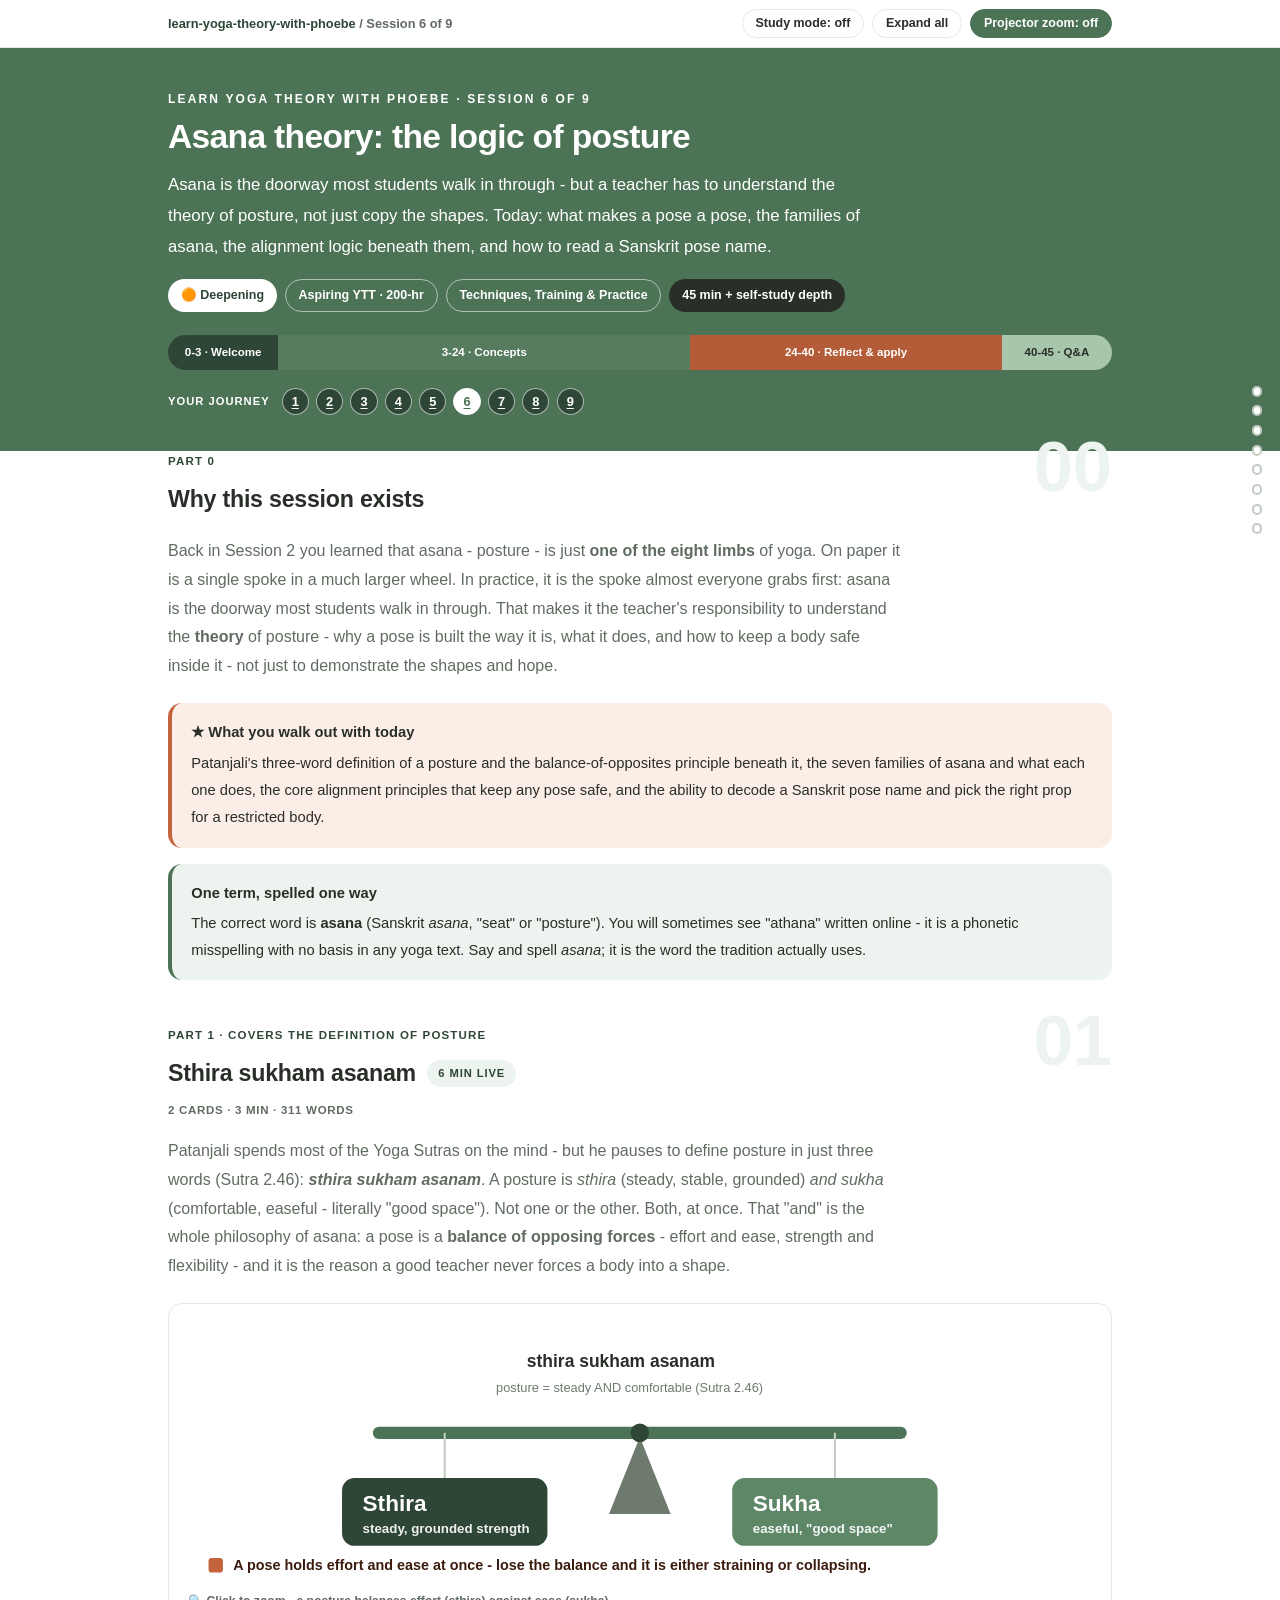
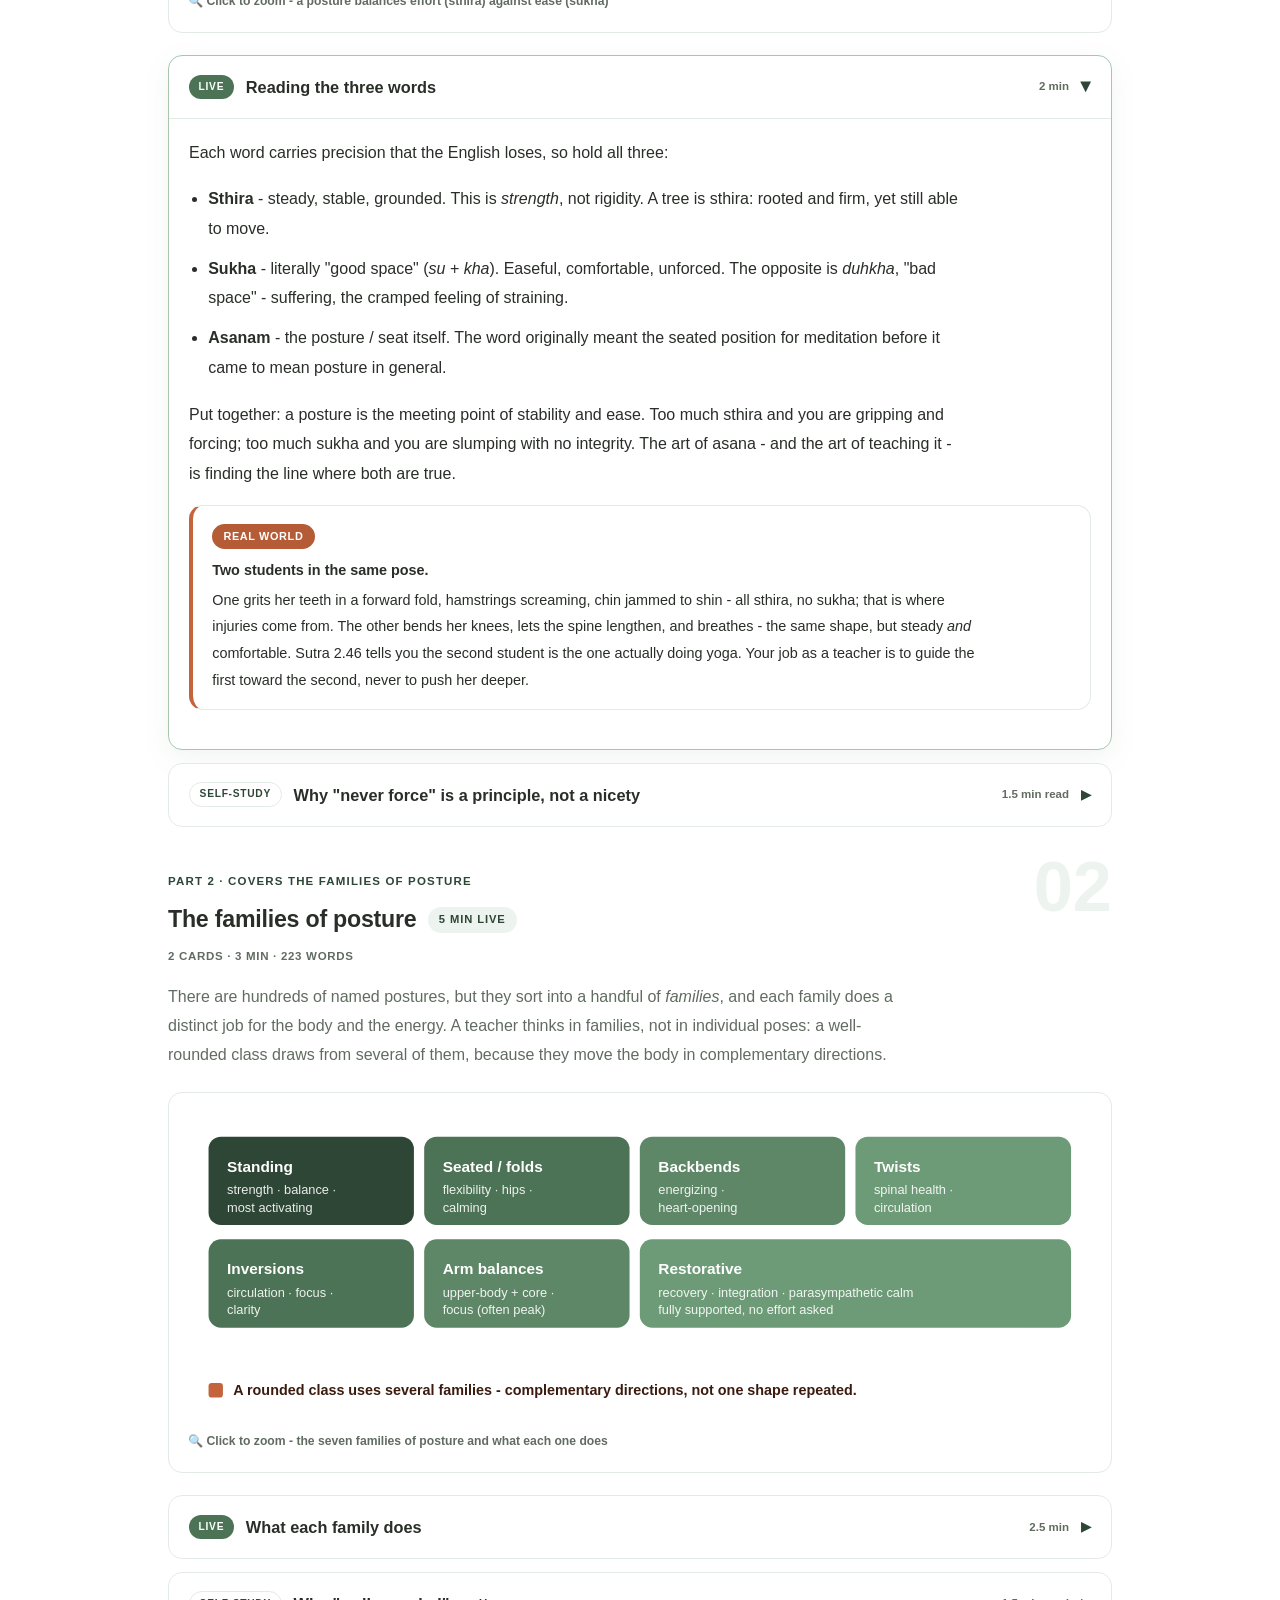
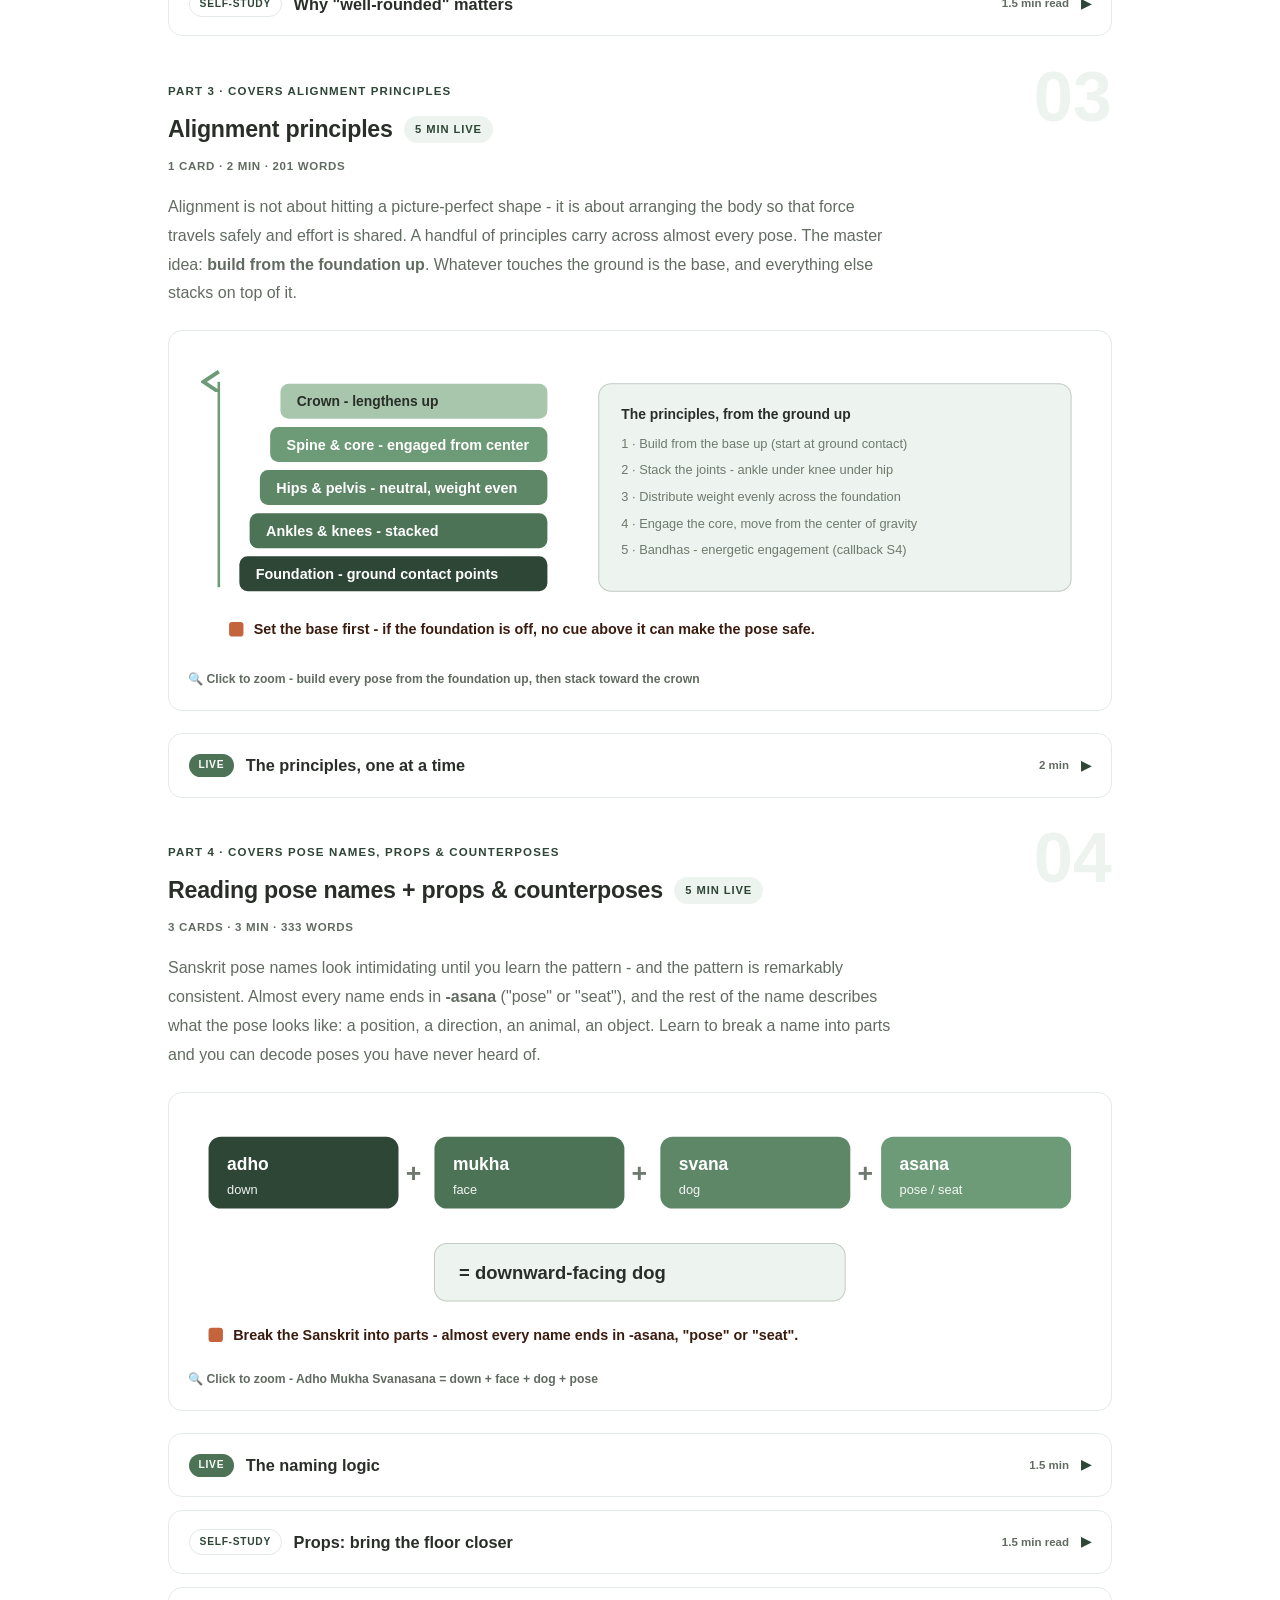
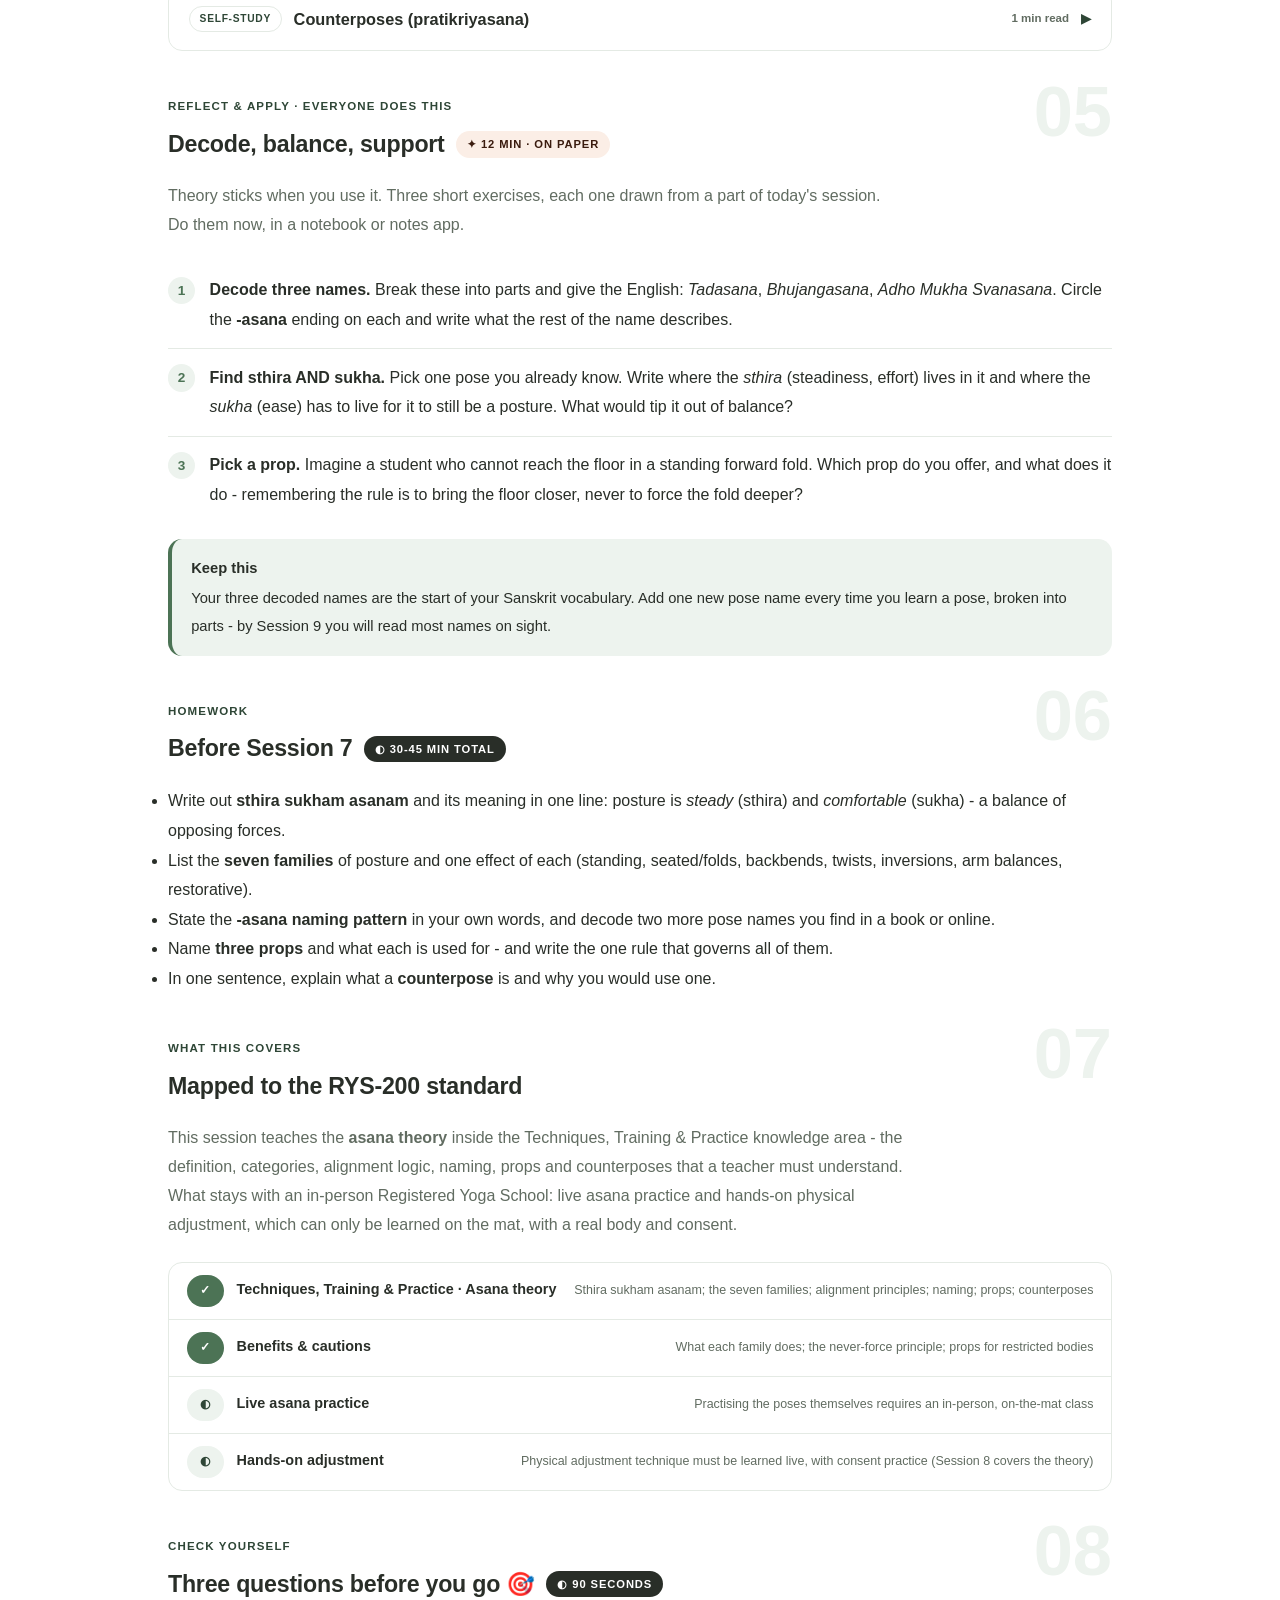
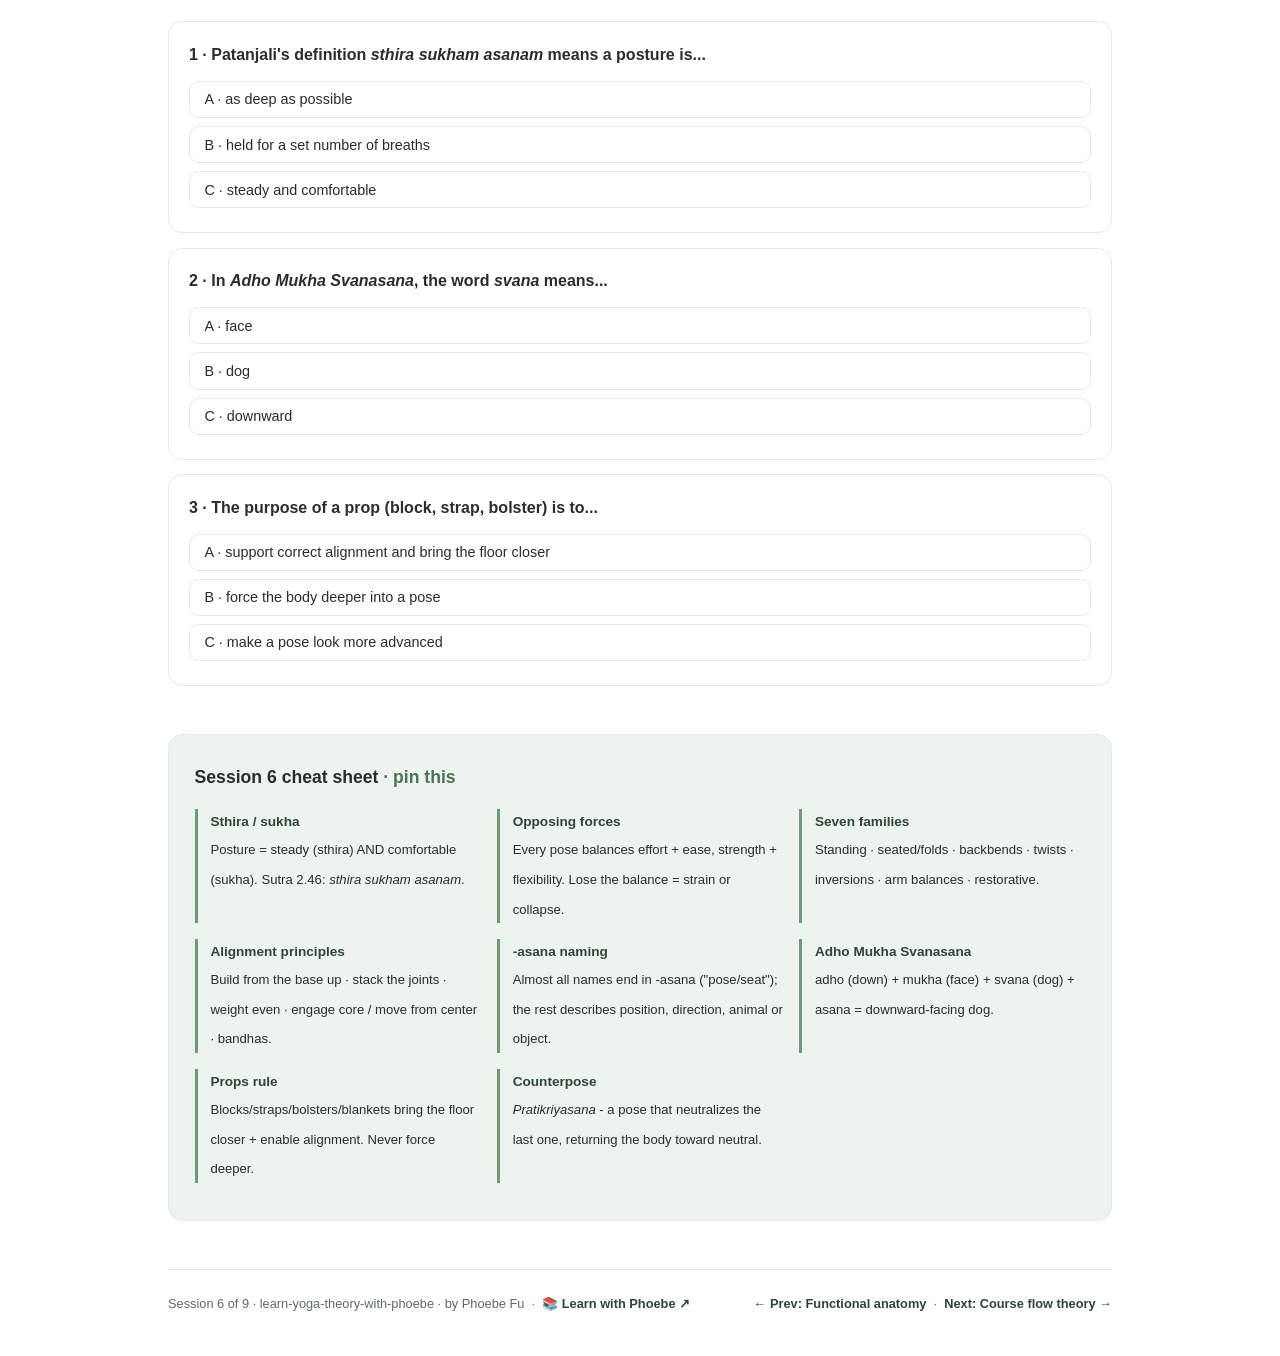
<file: courses/06-asana-theory.html>
<!DOCTYPE html>
<html lang="en">
<head>
<meta charset="UTF-8">
<meta name="viewport" content="width=device-width, initial-scale=1.0">
<!-- social:start -->
<meta name="description" content="Back in Session 2 you learned that asana - posture - is just one of the eight limbs of yoga. On paper it is a single spoke in a much larger wheel. In practice, it is the spoke almost...">
<meta property="og:type" content="article">
<meta property="og:site_name" content="Learn with Phoebe">
<meta property="og:title" content="Asana theory: the logic of posture - learn yoga theory with phoebe">
<meta property="og:description" content="Back in Session 2 you learned that asana - posture - is just one of the eight limbs of yoga. On paper it is a single spoke in a much larger wheel. In practice, it is the spoke almost...">
<meta property="og:url" content="https://phoebefu6.github.io/learn-yoga-theory-with-phoebe/courses/06-asana-theory.html">
<meta property="og:image" content="https://phoebefu6.github.io/learn-yoga-theory-with-phoebe/assets/og-cover.png">
<meta property="og:image:width" content="1200">
<meta property="og:image:height" content="630">
<meta name="twitter:card" content="summary_large_image">
<meta name="twitter:title" content="Asana theory: the logic of posture - learn yoga theory with phoebe">
<meta name="twitter:description" content="Back in Session 2 you learned that asana - posture - is just one of the eight limbs of yoga. On paper it is a single spoke in a much larger wheel. In practice, it is the spoke almost...">
<meta name="twitter:image" content="https://phoebefu6.github.io/learn-yoga-theory-with-phoebe/assets/og-cover.png">
<!-- social:end -->
<title>Session 6 · Asana theory: the logic of posture - learn yoga theory with phoebe</title>
<link rel="stylesheet" href="../assets/style.css?v=29">
</head>
<body>

<div class="toolbar">
  <div class="wrap">
    <span class="crumb"><a href="../index.html">learn-yoga-theory-with-phoebe</a> / Session 6 of 9</span>
    <button class="btn" id="toggle-all" type="button">Expand all</button>
    <button class="btn primary" id="zoom-toggle" type="button">Projector zoom: off</button>
  </div>
</div>

<header class="masthead">
  <div class="wrap">
    <div class="eyebrow">Learn Yoga Theory with Phoebe · Session 6 of 9</div>
    <h1>Asana theory: <span class="accent">the logic</span> of posture</h1>
    <p class="sub">Asana is the doorway most students walk in through - but a teacher has to understand the theory of posture, not just copy the shapes. Today: what makes a pose a pose, the families of asana, the alignment logic beneath them, and how to read a Sanskrit pose name.</p>
    <div class="chip-row">
      <span class="chip level">🟠 Deepening</span>
      <span class="chip audience">Aspiring YTT · 200-hr</span>
      <span class="chip audience">Techniques, Training &amp; Practice</span>
      <span class="chip time">45 min + self-study depth</span>
    </div>
    <div class="agenda">
      <span class="a1" style="flex:1">0-3 · Welcome</span>
      <span class="a2" style="flex:4">3-24 · Concepts</span>
      <span class="a3" style="flex:3">24-40 · Reflect &amp; apply</span>
      <span class="a4" style="flex:1">40-45 · Q&amp;A</span>
    </div>
  </div>
</header>

<main class="wrap">

  <!-- ============ INTRO ============ -->
  <section class="section" id="intro">
    <div class="section-kicker">
      <span class="klabel">Part 0</span>
      <h2>Why this session exists</h2>
    </div>
    <p class="lede">Back in Session 2 you learned that asana - posture - is just <strong>one of the eight limbs</strong> of yoga. On paper it is a single spoke in a much larger wheel. In practice, it is the spoke almost everyone grabs first: asana is the doorway most students walk in through. That makes it the teacher's responsibility to understand the <strong>theory</strong> of posture - why a pose is built the way it is, what it does, and how to keep a body safe inside it - not just to demonstrate the shapes and hope.</p>
    <div class="callout win">
      <strong>★ What you walk out with today</strong>
      Patanjali's three-word definition of a posture and the balance-of-opposites principle beneath it, the seven families of asana and what each one does, the core alignment principles that keep any pose safe, and the ability to decode a Sanskrit pose name and pick the right prop for a restricted body.
    </div>
    <div class="callout tip">
      <strong>One term, spelled one way</strong>
      The correct word is <strong>asana</strong> (Sanskrit <em>asana</em>, "seat" or "posture"). You will sometimes see "athana" written online - it is a phonetic misspelling with no basis in any yoga text. Say and spell <em>asana</em>; it is the word the tradition actually uses.
    </div>
  </section>

  <!-- ============ PART 1: DEFINITION ============ -->
  <section class="section" id="definition">
    <div class="section-kicker">
      <span class="klabel">Part 1 · covers the definition of posture</span>
      <h2>Sthira sukham asanam <span class="tag concept">6 min live</span></h2>
    </div>
    <p class="lede">Patanjali spends most of the Yoga Sutras on the mind - but he pauses to define posture in just three words (Sutra 2.46): <strong><em>sthira sukham asanam</em></strong>. A posture is <em>sthira</em> (steady, stable, grounded) <em>and</em> <em>sukha</em> (comfortable, easeful - literally "good space"). Not one or the other. Both, at once. That "and" is the whole philosophy of asana: a pose is a <strong>balance of opposing forces</strong> - effort and ease, strength and flexibility - and it is the reason a good teacher never forces a body into a shape.</p>

    <figure class="zoomable">
      <svg viewBox="0 0 880 250" xmlns="http://www.w3.org/2000/svg" role="img" aria-label="A balance beam holding effort (sthira) and ease (sukha) in equilibrium">
        <style>
          .balT { font: 700 17px Inter, sans-serif; fill: #292E28; }
          .balW { font: 800 22px Inter, sans-serif; fill: #FFFFFF; }
          .balL { font: 600 13px Inter, sans-serif; fill: #FFFFFF; opacity: .92; }
          .balX { font: 400 12.5px Inter, sans-serif; fill: #6E7A6E; }
          .balN { font: 600 14px Inter, sans-serif; fill: #3A1B0E; }
        </style>
        <!-- beam + fulcrum -->
        <polygon points="440,110 410,185 470,185" fill="#6E7A6E"/>
        <rect x="180" y="100" width="520" height="12" rx="6" fill="#4C7355"/>
        <circle cx="440" cy="106" r="9" fill="#2E4636"/>
        <!-- left pan: sthira -->
        <line x1="250" y1="106" x2="250" y2="150" stroke="#C2CCC2" stroke-width="2"/>
        <rect x="150" y="150" width="200" height="66" rx="12" fill="#2E4636"/>
        <text class="balW" x="170" y="182">Sthira</text>
        <text class="balL" x="170" y="204">steady, grounded strength</text>
        <!-- right pan: sukha -->
        <line x1="630" y1="106" x2="630" y2="150" stroke="#C2CCC2" stroke-width="2"/>
        <rect x="530" y="150" width="200" height="66" rx="12" fill="#5E8768"/>
        <text class="balW" x="550" y="182">Sukha</text>
        <text class="balL" x="550" y="204">easeful, "good space"</text>
        <!-- top label -->
        <text class="balT" x="330" y="42">sthira sukham asanam</text>
        <text class="balX" x="300" y="66">posture = steady AND comfortable (Sutra 2.46)</text>
        <rect x="20" y="228" width="14" height="14" rx="3" fill="#C4643C"/>
        <text class="balN" x="44" y="240">A pose holds effort and ease at once - lose the balance and it is either straining or collapsing.</text>
      </svg>
      <figcaption>🔍 Click to zoom - a posture balances effort (sthira) against ease (sukha)</figcaption>
    </figure>

    <details class="card" open>
      <summary><span class="mode live">Live</span>Reading the three words<span class="mini">2 min</span><span class="caret">▶</span></summary>
      <div class="body">
        <p>Each word carries precision that the English loses, so hold all three:</p>
        <ul>
          <li><strong>Sthira</strong> - steady, stable, grounded. This is <em>strength</em>, not rigidity. A tree is sthira: rooted and firm, yet still able to move.</li>
          <li><strong>Sukha</strong> - literally "good space" (<em>su</em> + <em>kha</em>). Easeful, comfortable, unforced. The opposite is <em>duhkha</em>, "bad space" - suffering, the cramped feeling of straining.</li>
          <li><strong>Asanam</strong> - the posture / seat itself. The word originally meant the seated position for meditation before it came to mean posture in general.</li>
        </ul>
        <p>Put together: a posture is the meeting point of stability and ease. Too much sthira and you are gripping and forcing; too much sukha and you are slumping with no integrity. The art of asana - and the art of teaching it - is finding the line where both are true.</p>
        <div class="callout example">
          <span class="ex-pill">Real world</span>
          <p><strong>Two students in the same pose.</strong> One grits her teeth in a forward fold, hamstrings screaming, chin jammed to shin - all sthira, no sukha; that is where injuries come from. The other bends her knees, lets the spine lengthen, and breathes - the same shape, but steady <em>and</em> comfortable. Sutra 2.46 tells you the second student is the one actually doing yoga. Your job as a teacher is to guide the first toward the second, never to push her deeper.</p>
        </div>
      </div>
    </details>

    <details class="card">
      <summary><span class="mode self">Self-study</span>Why "never force" is a principle, not a nicety<span class="mini">1.5 min read</span><span class="caret">▶</span></summary>
      <div class="body">
        <p>The balance-of-opposites idea is not just gentle language - it is the philosophical basis for safe practice. If a pose must be <em>both</em> steady and comfortable, then the moment a body loses ease, it has left the definition of asana. Forcing past that point is not "going deeper"; it is stepping outside what the pose is meant to be. Most yoga injuries trace back to overexertion, poor alignment, or attempting a pose prematurely - all failures of sukha. When you cue "back off if the breath tightens," you are teaching Sutra 2.46, not being soft.</p>
      </div>
    </details>
  </section>

  <!-- ============ PART 2: CATEGORIES ============ -->
  <section class="section" id="categories">
    <div class="section-kicker">
      <span class="klabel">Part 2 · covers the families of posture</span>
      <h2>The families of posture <span class="tag concept">5 min live</span></h2>
    </div>
    <p class="lede">There are hundreds of named postures, but they sort into a handful of <em>families</em>, and each family does a distinct job for the body and the energy. A teacher thinks in families, not in individual poses: a well-rounded class draws from several of them, because they move the body in complementary directions.</p>

    <figure class="zoomable">
      <svg viewBox="0 0 880 300" xmlns="http://www.w3.org/2000/svg" role="img" aria-label="The seven families of posture in a labelled grid">
        <style>
          .catH { font: 700 15px Inter, sans-serif; fill: #FFFFFF; }
          .catX { font: 400 12.5px Inter, sans-serif; fill: #FFFFFF; opacity: .9; }
          .catN { font: 600 14px Inter, sans-serif; fill: #3A1B0E; }
        </style>
        <!-- row 1 -->
        <rect x="20" y="24" width="200" height="86" rx="12" fill="#2E4636"/>
        <text class="catH" x="38" y="58">Standing</text>
        <text class="catX" x="38" y="80">strength · balance ·</text>
        <text class="catX" x="38" y="97">most activating</text>
        <rect x="230" y="24" width="200" height="86" rx="12" fill="#4C7355"/>
        <text class="catH" x="248" y="58">Seated / folds</text>
        <text class="catX" x="248" y="80">flexibility · hips ·</text>
        <text class="catX" x="248" y="97">calming</text>
        <rect x="440" y="24" width="200" height="86" rx="12" fill="#5E8768"/>
        <text class="catH" x="458" y="58">Backbends</text>
        <text class="catX" x="458" y="80">energizing ·</text>
        <text class="catX" x="458" y="97">heart-opening</text>
        <rect x="650" y="24" width="210" height="86" rx="12" fill="#6E9B77"/>
        <text class="catH" x="668" y="58">Twists</text>
        <text class="catX" x="668" y="80">spinal health ·</text>
        <text class="catX" x="668" y="97">circulation</text>
        <!-- row 2 -->
        <rect x="20" y="124" width="200" height="86" rx="12" fill="#4C7355"/>
        <text class="catH" x="38" y="158">Inversions</text>
        <text class="catX" x="38" y="180">circulation · focus ·</text>
        <text class="catX" x="38" y="197">clarity</text>
        <rect x="230" y="124" width="200" height="86" rx="12" fill="#5E8768"/>
        <text class="catH" x="248" y="158">Arm balances</text>
        <text class="catX" x="248" y="180">upper-body + core ·</text>
        <text class="catX" x="248" y="197">focus (often peak)</text>
        <rect x="440" y="124" width="420" height="86" rx="12" fill="#6E9B77"/>
        <text class="catH" x="458" y="158">Restorative</text>
        <text class="catX" x="458" y="180">recovery · integration · parasympathetic calm</text>
        <text class="catX" x="458" y="197">fully supported, no effort asked</text>
        <rect x="20" y="264" width="14" height="14" rx="3" fill="#C4643C"/>
        <text class="catN" x="44" y="276">A rounded class uses several families - complementary directions, not one shape repeated.</text>
      </svg>
      <figcaption>🔍 Click to zoom - the seven families of posture and what each one does</figcaption>
    </figure>

    <details class="card">
      <summary><span class="mode live">Live</span>What each family does<span class="mini">2.5 min</span><span class="caret">▶</span></summary>
      <div class="body">
        <table class="clean">
          <thead><tr><th>Family</th><th>What it does</th></tr></thead>
          <tbody>
            <tr><td><strong>Standing</strong></td><td>Lower-body strength, balance, postural awareness; the most activating family</td></tr>
            <tr><td><strong>Seated / forward folds</strong></td><td>Posterior-chain flexibility and hip mobility; calming; the base for pranayama</td></tr>
            <tr><td><strong>Backbends</strong></td><td>Energizing, heart- and chest-opening, spinal extension and flexibility</td></tr>
            <tr><td><strong>Twists</strong></td><td>Spinal health and circulation (see the energetics note below)</td></tr>
            <tr><td><strong>Inversions</strong></td><td>Circulation, focus, clarity; traditionally said to refresh the whole system</td></tr>
            <tr><td><strong>Arm balances</strong></td><td>Upper-body and core strength, concentration; usually peak-pose material</td></tr>
            <tr><td><strong>Restorative</strong></td><td>Recovery and integration; deep parasympathetic calm, fully prop-supported</td></tr>
          </tbody>
        </table>
        <div class="callout tip">
          <strong>Where sources disagree: twist energetics</strong>
          Some traditions call twists <strong>energizing</strong> (they wring and stimulate the spine and organs); others call them <strong>calming and detoxifying</strong>. Both are taught. Don't present one as the single truth - say twists support spinal health and circulation, and note that their energetic effect is described differently across schools.
        </div>
      </div>
    </details>

    <details class="card">
      <summary><span class="mode self">Self-study</span>Why "well-rounded" matters<span class="mini">1.5 min read</span><span class="caret">▶</span></summary>
      <div class="body">
        <p>Families move the body in opposite directions, and the body wants that balance. A class that is all backbends over-works spinal extension; one that is all forward folds never opens the front body. The classical answer is to pair complementary directions - a backbend followed later by a fold, a twist to one side then the other - so the practice returns the body toward neutral. You will formalize this in Session 7 as <em>counterposing</em> and sequencing; for now, just notice that thinking in families is what lets you build a class that leaves a body more balanced than it started.</p>
      </div>
    </details>
  </section>

  <!-- ============ PART 3: ALIGNMENT ============ -->
  <section class="section" id="alignment">
    <div class="section-kicker">
      <span class="klabel">Part 3 · covers alignment principles</span>
      <h2>Alignment principles <span class="tag concept">5 min live</span></h2>
    </div>
    <p class="lede">Alignment is not about hitting a picture-perfect shape - it is about arranging the body so that force travels safely and effort is shared. A handful of principles carry across almost every pose. The master idea: <strong>build from the foundation up</strong>. Whatever touches the ground is the base, and everything else stacks on top of it.</p>

    <figure class="zoomable">
      <svg viewBox="0 0 880 300" xmlns="http://www.w3.org/2000/svg" role="img" aria-label="A pose built from the foundation up: base to stacked joints to crown, with the guiding principles">
        <style>
          .algH { font: 700 14px Inter, sans-serif; fill: #FFFFFF; }
          .algP { font: 600 13.5px Inter, sans-serif; fill: #292E28; }
          .algX { font: 400 12.5px Inter, sans-serif; fill: #6E7A6E; }
          .algN { font: 600 14px Inter, sans-serif; fill: #3A1B0E; }
        </style>
        <!-- upward arrow -->
        <defs>
          <marker id="algAh" markerWidth="9" markerHeight="9" refX="4" refY="7" orient="auto">
            <path d="M0,7 L4,1 L8,7" fill="none" stroke="#6E9B77" stroke-width="1.5"/>
          </marker>
        </defs>
        <line x1="30" y1="230" x2="30" y2="30" stroke="#6E9B77" stroke-width="2.5" marker-end="url(#algAh)"/>
        <!-- stacked boxes, base at bottom -->
        <rect x="50" y="200" width="300" height="34" rx="8" fill="#2E4636"/>
        <text class="algH" x="66" y="222">Foundation - ground contact points</text>
        <rect x="60" y="158" width="290" height="34" rx="8" fill="#4C7355"/>
        <text class="algH" x="76" y="180">Ankles &amp; knees - stacked</text>
        <rect x="70" y="116" width="280" height="34" rx="8" fill="#5E8768"/>
        <text class="algH" x="86" y="138">Hips &amp; pelvis - neutral, weight even</text>
        <rect x="80" y="74" width="270" height="34" rx="8" fill="#6E9B77"/>
        <text class="algH" x="96" y="96">Spine &amp; core - engaged from center</text>
        <rect x="90" y="32" width="260" height="34" rx="8" fill="#A7C6AC"/>
        <text class="algP" x="106" y="54">Crown - lengthens up</text>
        <!-- principles panel -->
        <rect x="400" y="32" width="460" height="202" rx="12" fill="#EDF3EE" stroke="#C2CCC2"/>
        <text class="algP" x="422" y="66">The principles, from the ground up</text>
        <text class="algX" x="422" y="94">1 · Build from the base up (start at ground contact)</text>
        <text class="algX" x="422" y="120">2 · Stack the joints - ankle under knee under hip</text>
        <text class="algX" x="422" y="146">3 · Distribute weight evenly across the foundation</text>
        <text class="algX" x="422" y="172">4 · Engage the core, move from the center of gravity</text>
        <text class="algX" x="422" y="198">5 · Bandhas - energetic engagement (callback S4)</text>
        <rect x="40" y="264" width="14" height="14" rx="3" fill="#C4643C"/>
        <text class="algN" x="64" y="276">Set the base first - if the foundation is off, no cue above it can make the pose safe.</text>
      </svg>
      <figcaption>🔍 Click to zoom - build every pose from the foundation up, then stack toward the crown</figcaption>
    </figure>

    <details class="card">
      <summary><span class="mode live">Live</span>The principles, one at a time<span class="mini">2 min</span><span class="caret">▶</span></summary>
      <div class="body">
        <ul>
          <li><strong>Build from the foundation up.</strong> Identify what touches the floor - feet, hands, sitting bones - and set it first. Everything above inherits that base.</li>
          <li><strong>Stack the joints.</strong> Line up ankle under knee under hip (or wrist under elbow under shoulder) so bone carries the load instead of soft tissue.</li>
          <li><strong>Distribute weight evenly.</strong> Spread the contact - all four corners of the foot, the whole palm - so no single joint takes the strain.</li>
          <li><strong>Engage the core and move from center.</strong> The center of gravity leads; the limbs follow. A stable center protects the low back.</li>
          <li><strong>Bandhas for energetic engagement.</strong> The energy locks you met in Session 4 - <em>mula</em> (root) and <em>uddiyana</em> (abdominal) - give a pose internal support and lift. They are alignment from the inside.</li>
        </ul>
        <div class="callout example">
          <span class="ex-pill">Real world</span>
          <p><strong>Fixing a wobbly Warrior from the ground.</strong> A student's front knee keeps caving inward. The temptation is to cue the knee - but the fault is usually below it. Cue the <em>foundation</em>: press the outer edge of the back foot down, spread the front foot's toes, and the knee tracks over the ankle on its own. You solved a knee problem at the floor, because the base was the real issue.</p>
        </div>
      </div>
    </details>
  </section>

  <!-- ============ PART 4: NAMING + PROPS & COUNTERPOSES ============ -->
  <section class="section" id="naming-props">
    <div class="section-kicker">
      <span class="klabel">Part 4 · covers pose names, props &amp; counterposes</span>
      <h2>Reading pose names + props &amp; counterposes <span class="tag concept">5 min live</span></h2>
    </div>
    <p class="lede">Sanskrit pose names look intimidating until you learn the pattern - and the pattern is remarkably consistent. Almost every name ends in <strong>-asana</strong> ("pose" or "seat"), and the rest of the name describes what the pose looks like: a position, a direction, an animal, an object. Learn to break a name into parts and you can decode poses you have never heard of.</p>

    <figure class="zoomable">
      <svg viewBox="0 0 880 240" xmlns="http://www.w3.org/2000/svg" role="img" aria-label="Adho Mukha Svanasana broken into adho, mukha, svana and asana - downward-facing dog">
        <style>
          .namW { font: 700 17px Inter, sans-serif; fill: #FFFFFF; }
          .namM { font: 400 12.5px Inter, sans-serif; fill: #FFFFFF; opacity: .92; }
          .namR { font: 700 18px Inter, sans-serif; fill: #292E28; }
          .namP { font: 800 26px Inter, sans-serif; fill: #6E7A6E; }
          .namN { font: 600 14px Inter, sans-serif; fill: #3A1B0E; }
        </style>
        <rect x="20" y="24" width="185" height="70" rx="12" fill="#2E4636"/>
        <text class="namW" x="38" y="56">adho</text>
        <text class="namM" x="38" y="80">down</text>
        <text class="namP" x="212" y="68">+</text>
        <rect x="240" y="24" width="185" height="70" rx="12" fill="#4C7355"/>
        <text class="namW" x="258" y="56">mukha</text>
        <text class="namM" x="258" y="80">face</text>
        <text class="namP" x="432" y="68">+</text>
        <rect x="460" y="24" width="185" height="70" rx="12" fill="#5E8768"/>
        <text class="namW" x="478" y="56">svana</text>
        <text class="namM" x="478" y="80">dog</text>
        <text class="namP" x="652" y="68">+</text>
        <rect x="675" y="24" width="185" height="70" rx="12" fill="#6E9B77"/>
        <text class="namW" x="693" y="56">asana</text>
        <text class="namM" x="693" y="80">pose / seat</text>
        <!-- result -->
        <rect x="240" y="128" width="400" height="56" rx="12" fill="#EDF3EE" stroke="#C2CCC2"/>
        <text class="namR" x="264" y="163">= downward-facing dog</text>
        <rect x="20" y="210" width="14" height="14" rx="3" fill="#C4643C"/>
        <text class="namN" x="44" y="222">Break the Sanskrit into parts - almost every name ends in -asana, "pose" or "seat".</text>
      </svg>
      <figcaption>🔍 Click to zoom - Adho Mukha Svanasana = down + face + dog + pose</figcaption>
    </figure>

    <details class="card">
      <summary><span class="mode live">Live</span>The naming logic<span class="mini">1.5 min</span><span class="caret">▶</span></summary>
      <div class="body">
        <p>The pattern is usually <strong>direction / orientation + body part or object + -asana</strong>. Once you spot the ending, the rest reads like a description:</p>
        <ul>
          <li><strong>tada</strong> (mountain) + asana = <em>Tadasana</em>, mountain pose - standing tall and still.</li>
          <li><strong>bhujanga</strong> (cobra) + asana = <em>Bhujangasana</em>, cobra pose.</li>
          <li><strong>adho</strong> (down) + <strong>mukha</strong> (face) + <strong>svana</strong> (dog) + asana = downward-facing dog.</li>
        </ul>
        <p>Names come from appearance, position, or inspiration - many are animals (dog, cobra, eagle), some are sages or objects. You do not need to memorize every root at once; you need the <em>habit</em> of breaking a name apart.</p>
        <div class="prompt-box good"><span class="label">✦ Reflect now</span>Decode this one yourself: Tadasana.

tada = mountain, asana = pose. So Tadasana = mountain pose. Now say what the pose probably looks like from the name alone - then check whether your guess matches.</div>
      </div>
    </details>

    <details class="card">
      <summary><span class="mode self">Self-study</span>Props: bring the floor closer<span class="mini">1.5 min read</span><span class="caret">▶</span></summary>
      <div class="body">
        <p>Props are not a sign of weakness - they are alignment tools that make a pose accessible to the body in front of you. The governing rule is the one from Part 1: <strong>never force; honor current capacity.</strong> A prop's job is to <em>bring the floor closer</em> and enable correct alignment, so a restricted body (injury, stiffness, pregnancy) can keep practicing safely - never to yank someone deeper.</p>
        <table class="clean">
          <thead><tr><th>Prop</th><th>What it does</th></tr></thead>
          <tbody>
            <tr><td><strong>Blocks</strong></td><td>Add height and stability; bring the floor up to the hand so alignment holds</td></tr>
            <tr><td><strong>Straps</strong></td><td>Extend reach in a bind or fold - to keep the spine long, not to pull deeper</td></tr>
            <tr><td><strong>Bolsters</strong></td><td>Support the body in restorative poses so it can fully release</td></tr>
            <tr><td><strong>Blankets</strong></td><td>Lift the hips in seated work, cushion joints, add warmth in stillness</td></tr>
          </tbody>
        </table>
      </div>
    </details>

    <details class="card">
      <summary><span class="mode self">Self-study</span>Counterposes (pratikriyasana)<span class="mini">1 min read</span><span class="caret">▶</span></summary>
      <div class="body">
        <p>A <strong>counterpose</strong> (<em>pratikriyasana</em>) is a pose that neutralizes the one before it, returning the spine and joints toward neutral after a deep or intense posture. A gentle twist or fold after a strong backbend, a moment of stillness after an inversion - the counterpose releases the tension the deep pose created and keeps the body balanced. It is a small idea now; in Session 7 it becomes one of the two rules of sequencing.</p>
      </div>
    </details>
  </section>

  <!-- ============ REFLECT & APPLY ============ -->
  <section class="section" id="apply-1">
    <div class="section-kicker">
      <span class="klabel">Reflect &amp; apply · everyone does this</span>
      <h2>Decode, balance, support <span class="tag demo">✦ 12 min · on paper</span></h2>
    </div>
    <p class="lede">Theory sticks when you use it. Three short exercises, each one drawn from a part of today's session. Do them now, in a notebook or notes app.</p>

    <div class="steps">
      <div class="step"><p><strong>Decode three names.</strong> Break these into parts and give the English: <em>Tadasana</em>, <em>Bhujangasana</em>, <em>Adho Mukha Svanasana</em>. Circle the <strong>-asana</strong> ending on each and write what the rest of the name describes.</p></div>
      <div class="step"><p><strong>Find sthira AND sukha.</strong> Pick one pose you already know. Write where the <em>sthira</em> (steadiness, effort) lives in it and where the <em>sukha</em> (ease) has to live for it to still be a posture. What would tip it out of balance?</p></div>
      <div class="step"><p><strong>Pick a prop.</strong> Imagine a student who cannot reach the floor in a standing forward fold. Which prop do you offer, and what does it do - remembering the rule is to bring the floor closer, never to force the fold deeper?</p></div>
    </div>

    <div class="callout tip">
      <strong>Keep this</strong>
      Your three decoded names are the start of your Sanskrit vocabulary. Add one new pose name every time you learn a pose, broken into parts - by Session 9 you will read most names on sight.
    </div>
  </section>

  <!-- ============ HOMEWORK ============ -->
  <section class="section" id="exercise">
    <div class="section-kicker">
      <span class="klabel">Homework</span>
      <h2>Before Session 7 <span class="tag exercise">◐ 30-45 min total</span></h2>
    </div>
    <ul>
      <li>Write out <strong>sthira sukham asanam</strong> and its meaning in one line: posture is <em>steady</em> (sthira) and <em>comfortable</em> (sukha) - a balance of opposing forces.</li>
      <li>List the <strong>seven families</strong> of posture and one effect of each (standing, seated/folds, backbends, twists, inversions, arm balances, restorative).</li>
      <li>State the <strong>-asana naming pattern</strong> in your own words, and decode two more pose names you find in a book or online.</li>
      <li>Name <strong>three props</strong> and what each is used for - and write the one rule that governs all of them.</li>
      <li>In one sentence, explain what a <strong>counterpose</strong> is and why you would use one.</li>
    </ul>
  </section>

  <!-- ============ COVERAGE ============ -->
  <section class="section" id="official">
    <div class="section-kicker">
      <span class="klabel">What this covers</span>
      <h2>Mapped to the RYS-200 standard</h2>
    </div>
    <p class="lede">This session teaches the <strong>asana theory</strong> inside the Techniques, Training &amp; Practice knowledge area - the definition, categories, alignment logic, naming, props and counterposes that a teacher must understand. What stays with an in-person Registered Yoga School: live asana practice and hands-on physical adjustment, which can only be learned on the mat, with a real body and consent.</p>
    <div class="covered">
      <div class="covered-row"><span class="status pill solid">✓</span><span class="name">Techniques, Training &amp; Practice · Asana theory</span><span class="note">Sthira sukham asanam; the seven families; alignment principles; naming; props; counterposes</span></div>
      <div class="covered-row"><span class="status pill solid">✓</span><span class="name">Benefits &amp; cautions</span><span class="note">What each family does; the never-force principle; props for restricted bodies</span></div>
      <div class="covered-row"><span class="status pill light">◐</span><span class="name">Live asana practice</span><span class="note">Practising the poses themselves requires an in-person, on-the-mat class</span></div>
      <div class="covered-row"><span class="status pill light">◐</span><span class="name">Hands-on adjustment</span><span class="note">Physical adjustment technique must be learned live, with consent practice (Session 8 covers the theory)</span></div>
    </div>
  </section>

  <!-- ============ QUIZ ============ -->
  <section class="section" id="quiz">
    <div class="section-kicker">
      <span class="klabel">Check yourself</span>
      <h2>Three questions before you go 🎯 <span class="tag exercise">◐ 90 seconds</span></h2>
    </div>
    <div class="quiz-q" data-answer="2">
      <p class="qtext">1 · Patanjali's definition <em>sthira sukham asanam</em> means a posture is...</p>
      <button class="qopt" type="button">A · as deep as possible</button>
      <button class="qopt" type="button">B · held for a set number of breaths</button>
      <button class="qopt" type="button">C · steady and comfortable</button>
      <p class="qwhy">Sthira (steady) AND sukha (comfortable) - a balance of opposing forces. It is the reason a teacher never forces a body into a shape.</p>
    </div>
    <div class="quiz-q" data-answer="1">
      <p class="qtext">2 · In <em>Adho Mukha Svanasana</em>, the word <em>svana</em> means...</p>
      <button class="qopt" type="button">A · face</button>
      <button class="qopt" type="button">B · dog</button>
      <button class="qopt" type="button">C · downward</button>
      <p class="qwhy">adho = down, mukha = face, svana = dog, asana = pose. Break the name into parts and it reads as "downward-facing dog".</p>
    </div>
    <div class="quiz-q" data-answer="0">
      <p class="qtext">3 · The purpose of a prop (block, strap, bolster) is to...</p>
      <button class="qopt" type="button">A · support correct alignment and bring the floor closer</button>
      <button class="qopt" type="button">B · force the body deeper into a pose</button>
      <button class="qopt" type="button">C · make a pose look more advanced</button>
      <p class="qwhy">Props enable alignment and keep restricted bodies practising safely. The governing rule is never to force - honour current capacity.</p>
    </div>
    <p class="quiz-score"></p>
  </section>

  <!-- ============ CHEAT SHEET ============ -->
  <section class="cheat" id="cheatsheet">
    <h3>Session 6 cheat sheet <span>· pin this</span></h3>
    <div class="grid-2">
      <div class="cheat-item"><b>Sthira / sukha</b><span>Posture = steady (sthira) AND comfortable (sukha). Sutra 2.46: <em>sthira sukham asanam</em>.</span></div>
      <div class="cheat-item"><b>Opposing forces</b><span>Every pose balances effort + ease, strength + flexibility. Lose the balance = strain or collapse.</span></div>
      <div class="cheat-item"><b>Seven families</b><span>Standing · seated/folds · backbends · twists · inversions · arm balances · restorative.</span></div>
      <div class="cheat-item"><b>Alignment principles</b><span>Build from the base up · stack the joints · weight even · engage core / move from center · bandhas.</span></div>
      <div class="cheat-item"><b>-asana naming</b><span>Almost all names end in -asana ("pose/seat"); the rest describes position, direction, animal or object.</span></div>
      <div class="cheat-item"><b>Adho Mukha Svanasana</b><span>adho (down) + mukha (face) + svana (dog) + asana = downward-facing dog.</span></div>
      <div class="cheat-item"><b>Props rule</b><span>Blocks/straps/bolsters/blankets bring the floor closer + enable alignment. Never force deeper.</span></div>
      <div class="cheat-item"><b>Counterpose</b><span><em>Pratikriyasana</em> - a pose that neutralizes the last one, returning the body toward neutral.</span></div>
    </div>
  </section>

  <footer class="pagefoot">
    <span>Session 6 of 9 · learn-yoga-theory-with-phoebe · by Phoebe Fu &nbsp;·&nbsp; 📚 <a href="https://phoebefu6.github.io/learn-with-phoebe/">Learn with Phoebe ↗</a></span>
    <span><a href="05-functional-anatomy.html">← Prev: Functional anatomy</a> &nbsp;·&nbsp; <a href="07-course-flow.html">Next: Course flow theory →</a></span>
  </footer>

</main>

<script src="../assets/app.js?v=27"></script>
</body>
</html>
</file>
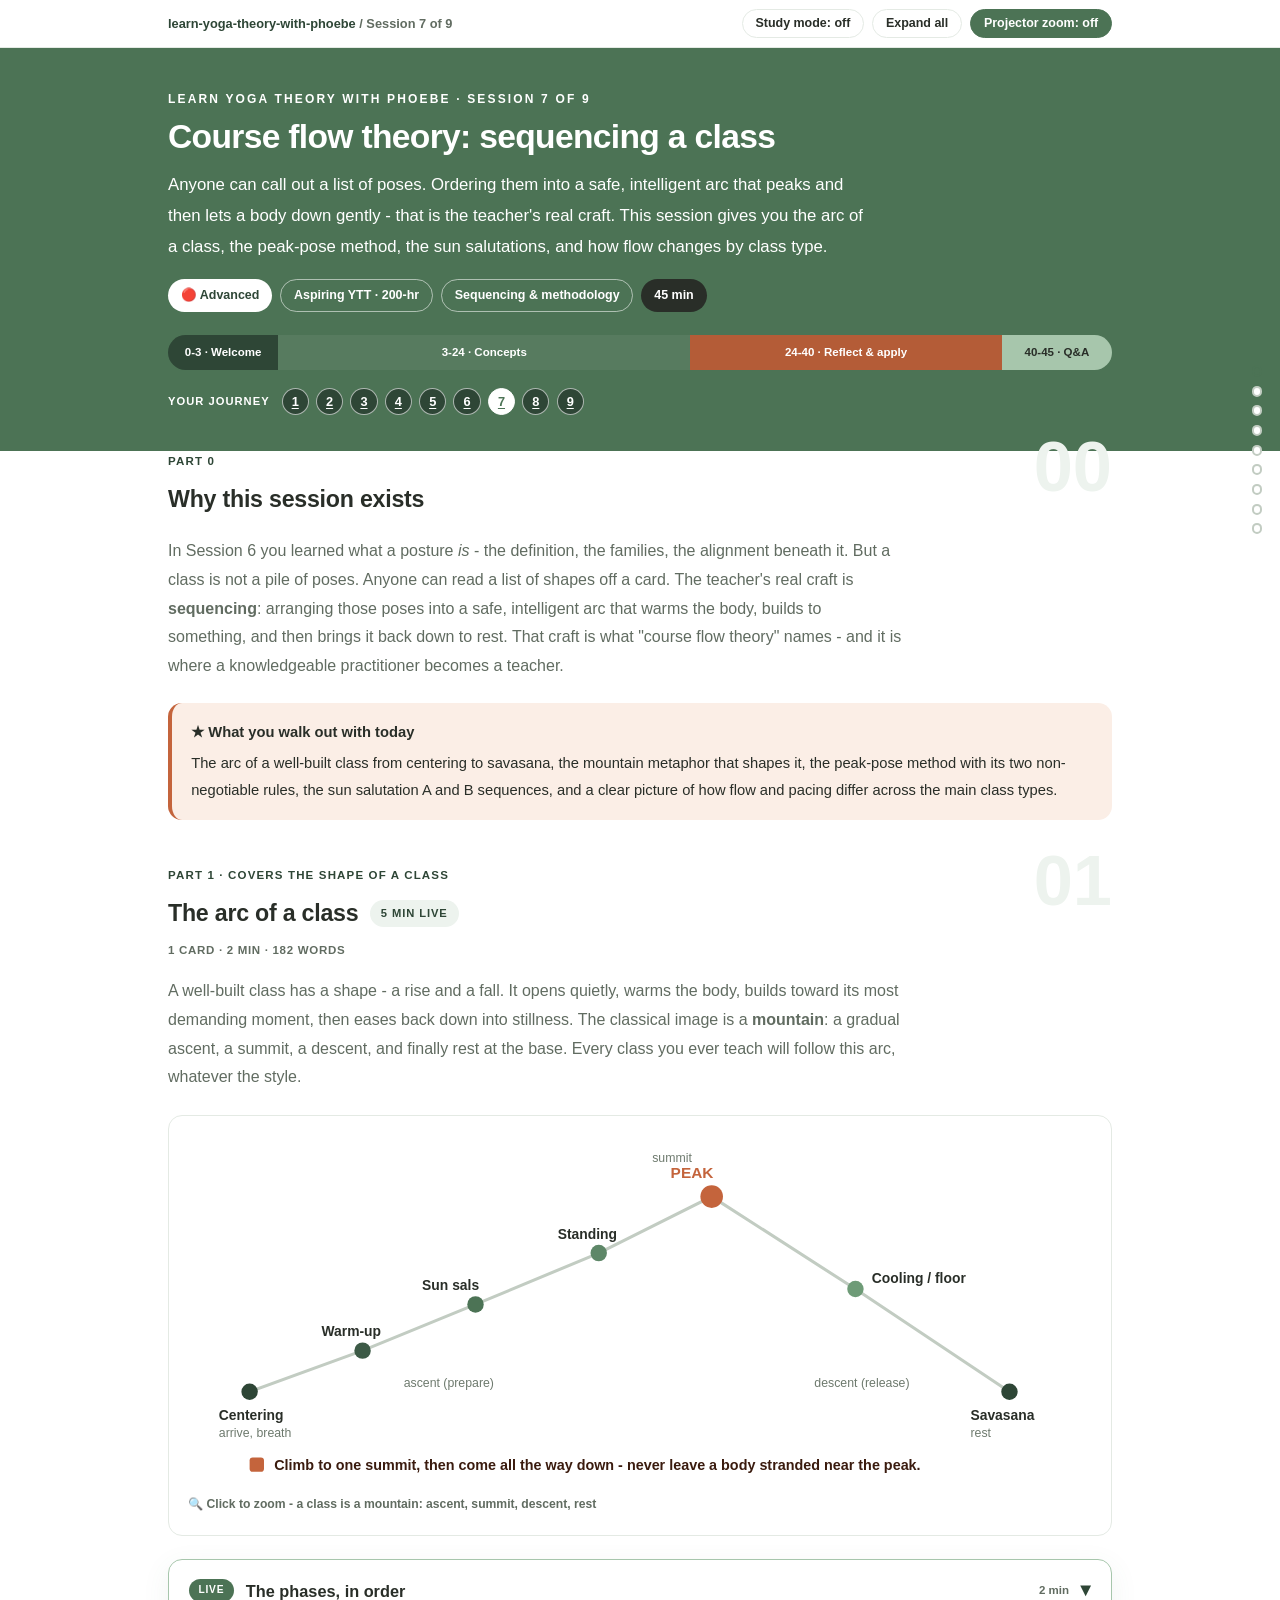
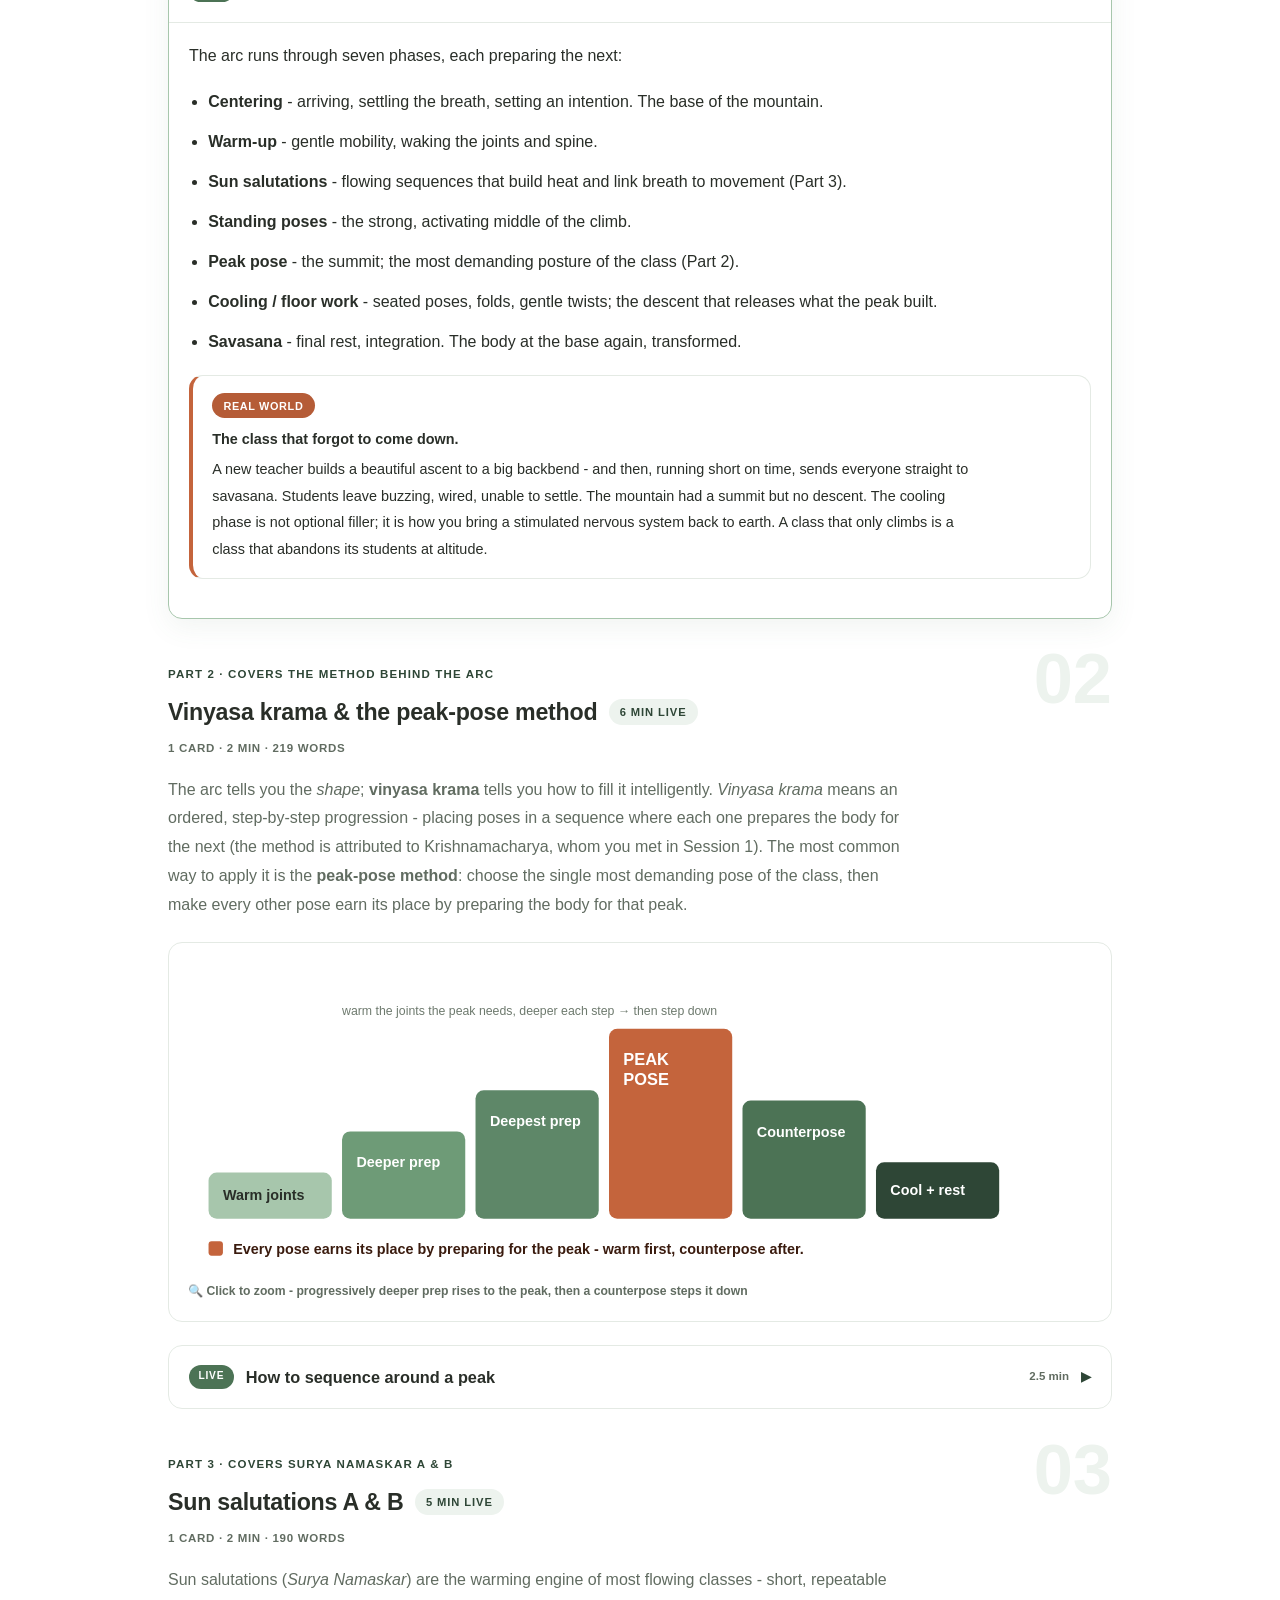
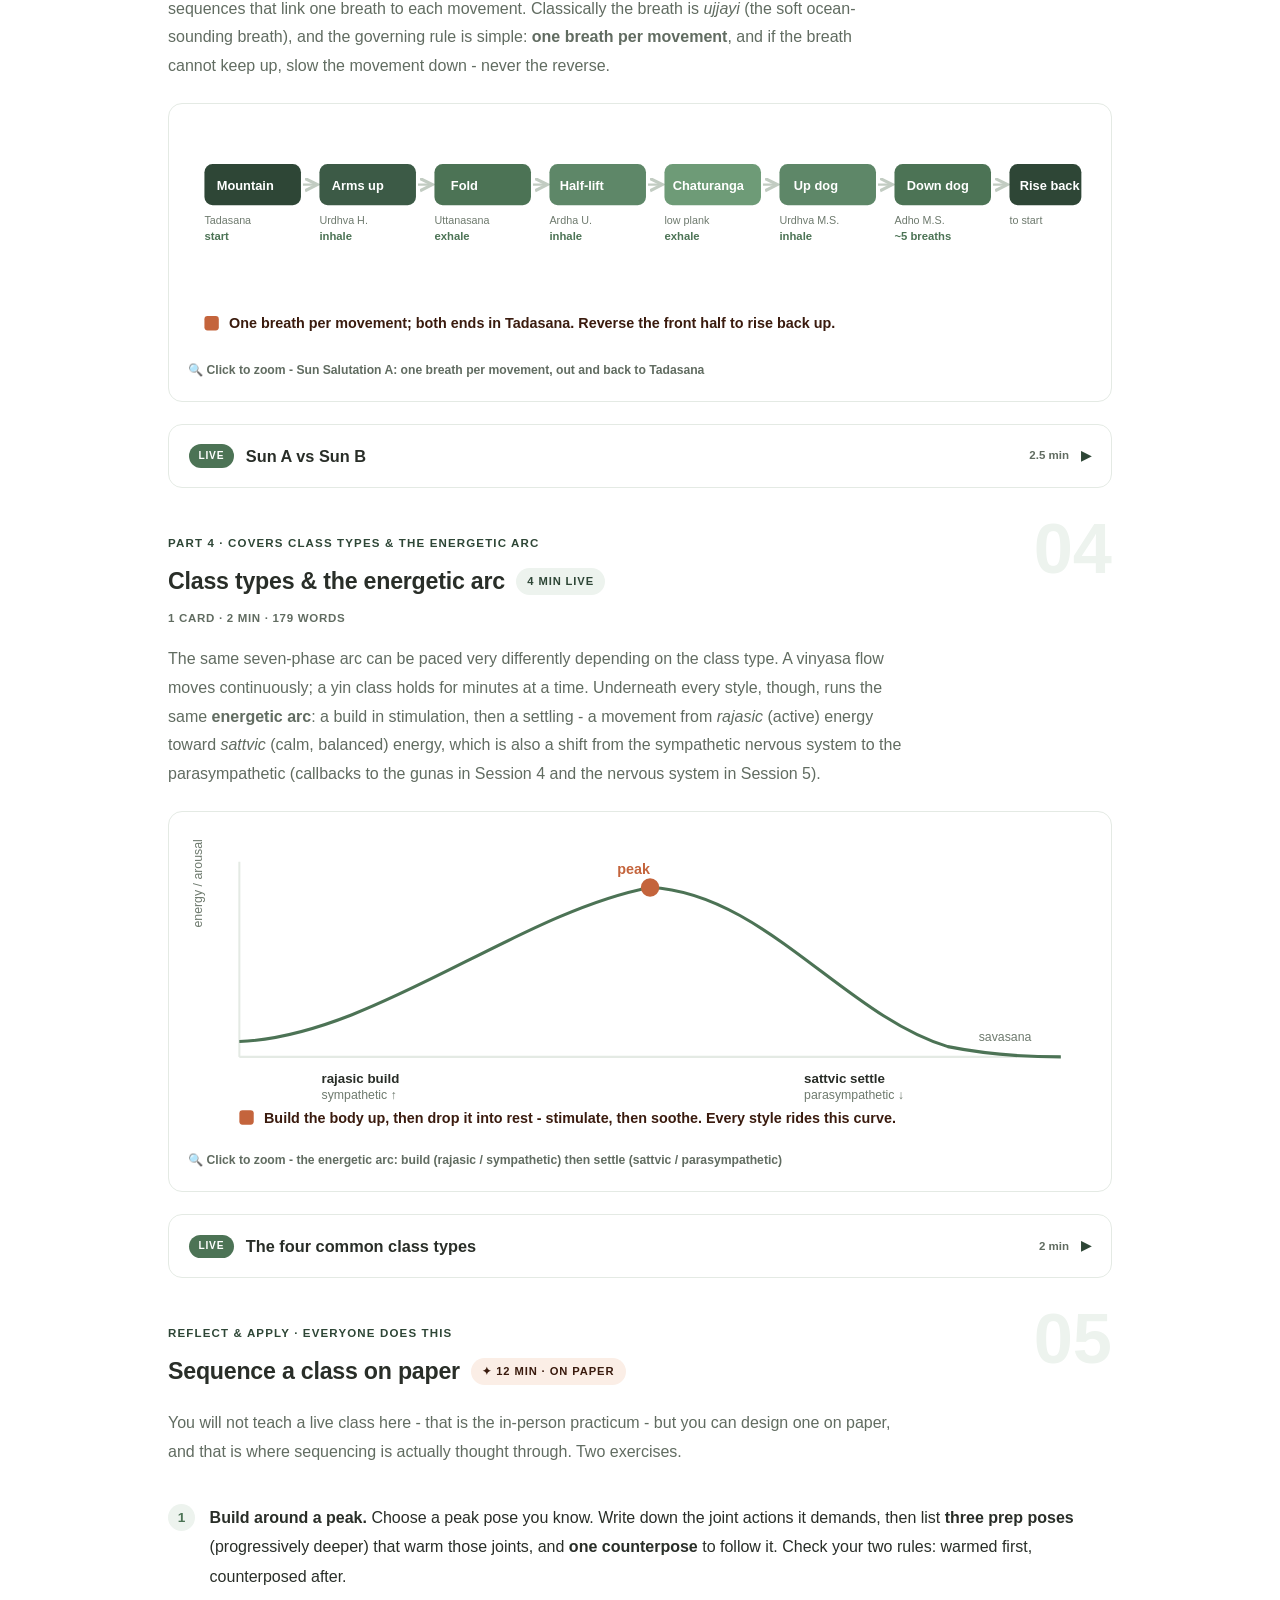
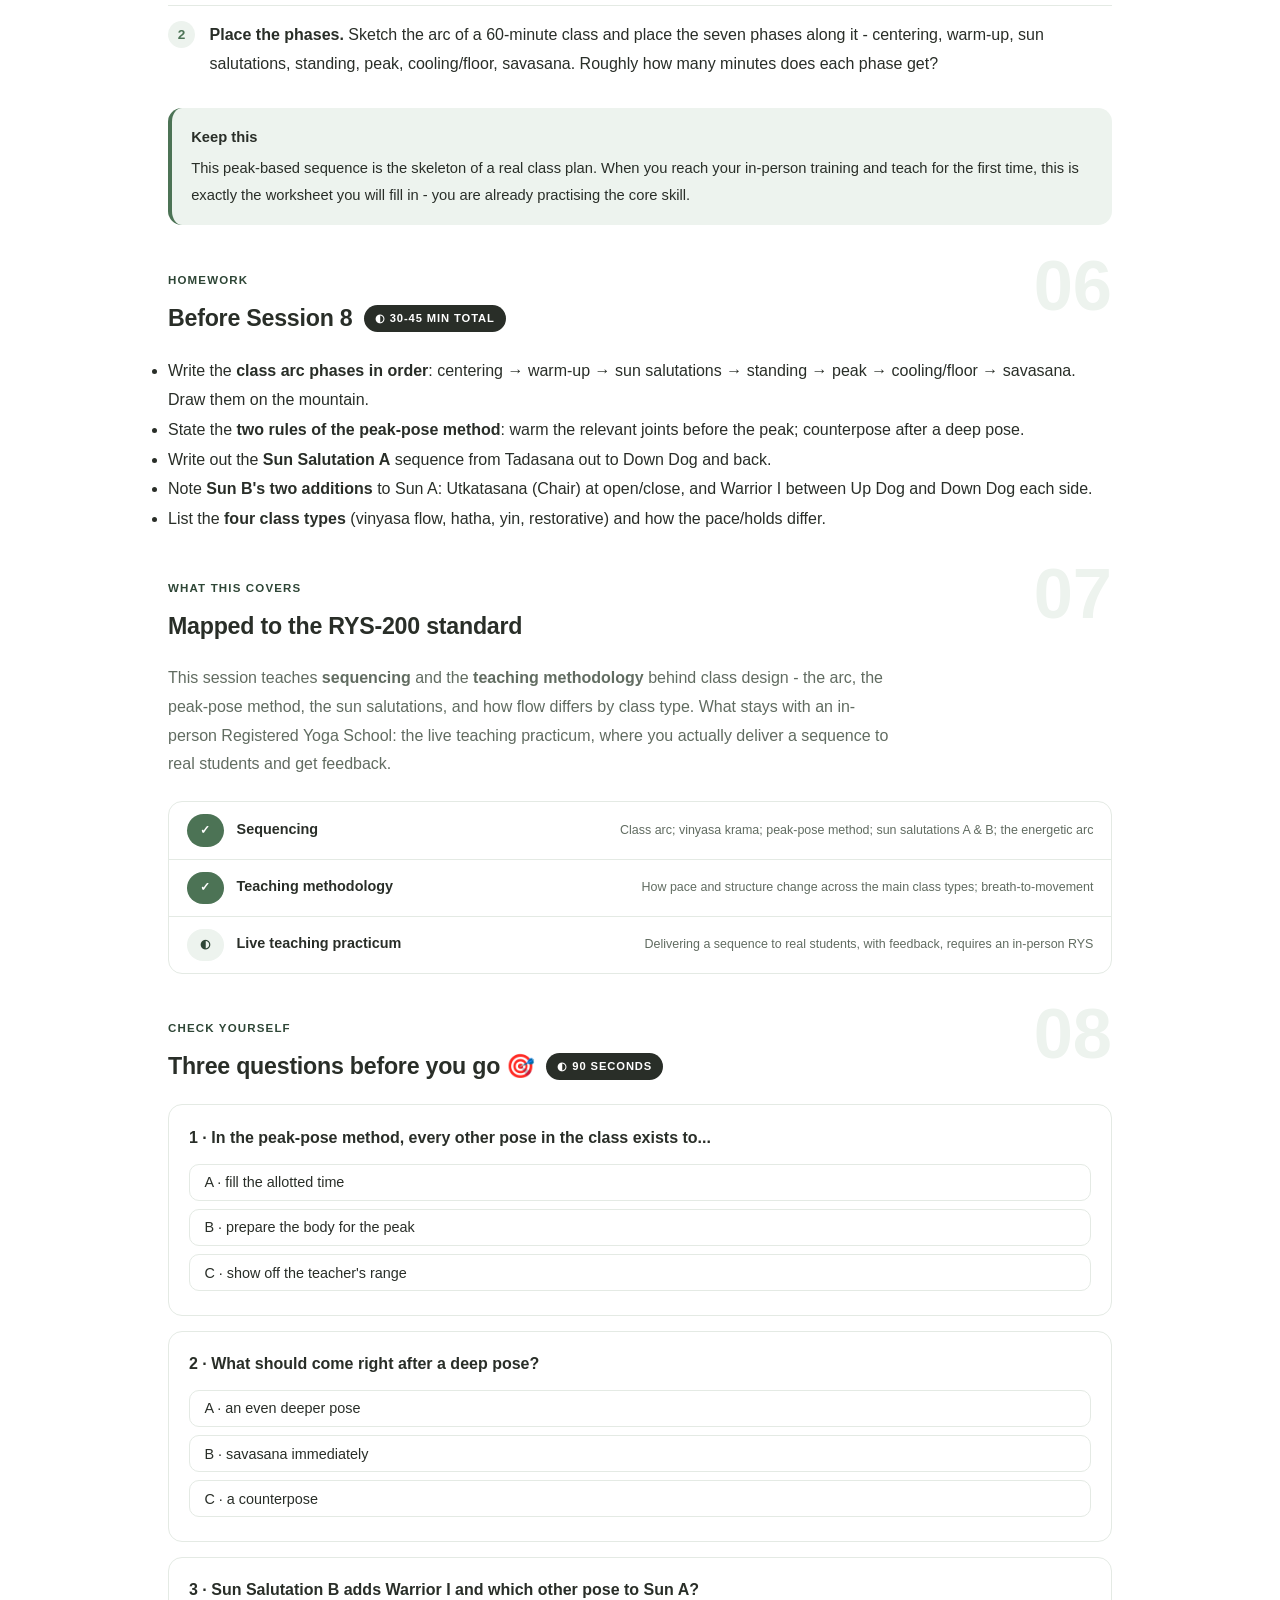
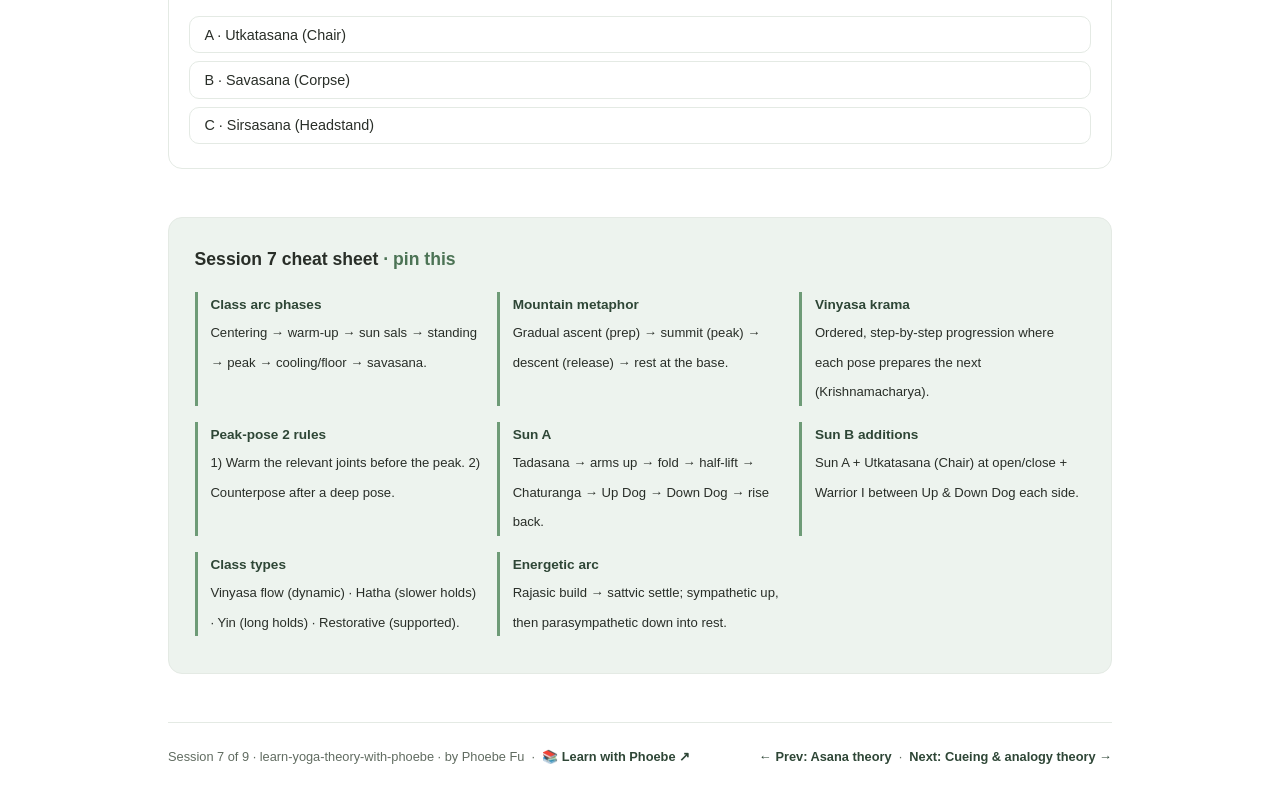
<file: courses/07-course-flow.html>
<!DOCTYPE html>
<html lang="en">
<head>
<meta charset="UTF-8">
<meta name="viewport" content="width=device-width, initial-scale=1.0">
<!-- social:start -->
<meta name="description" content="In Session 6 you learned what a posture is - the definition, the families, the alignment beneath it. But a class is not a pile of poses. Anyone can read a list of shapes off a card. The...">
<meta property="og:type" content="article">
<meta property="og:site_name" content="Learn with Phoebe">
<meta property="og:title" content="Course flow theory: sequencing a class - learn yoga theory with phoebe">
<meta property="og:description" content="In Session 6 you learned what a posture is - the definition, the families, the alignment beneath it. But a class is not a pile of poses. Anyone can read a list of shapes off a card. The...">
<meta property="og:url" content="https://phoebefu6.github.io/learn-yoga-theory-with-phoebe/courses/07-course-flow.html">
<meta property="og:image" content="https://phoebefu6.github.io/learn-yoga-theory-with-phoebe/assets/og-cover.png">
<meta property="og:image:width" content="1200">
<meta property="og:image:height" content="630">
<meta name="twitter:card" content="summary_large_image">
<meta name="twitter:title" content="Course flow theory: sequencing a class - learn yoga theory with phoebe">
<meta name="twitter:description" content="In Session 6 you learned what a posture is - the definition, the families, the alignment beneath it. But a class is not a pile of poses. Anyone can read a list of shapes off a card. The...">
<meta name="twitter:image" content="https://phoebefu6.github.io/learn-yoga-theory-with-phoebe/assets/og-cover.png">
<!-- social:end -->
<title>Session 7 · Course flow theory: sequencing a class - learn yoga theory with phoebe</title>
<link rel="stylesheet" href="../assets/style.css?v=29">
</head>
<body>

<div class="toolbar">
  <div class="wrap">
    <span class="crumb"><a href="../index.html">learn-yoga-theory-with-phoebe</a> / Session 7 of 9</span>
    <button class="btn" id="toggle-all" type="button">Expand all</button>
    <button class="btn primary" id="zoom-toggle" type="button">Projector zoom: off</button>
  </div>
</div>

<header class="masthead">
  <div class="wrap">
    <div class="eyebrow">Learn Yoga Theory with Phoebe · Session 7 of 9</div>
    <h1>Course flow theory: <span class="accent">sequencing</span> a class</h1>
    <p class="sub">Anyone can call out a list of poses. Ordering them into a safe, intelligent arc that peaks and then lets a body down gently - that is the teacher's real craft. This session gives you the arc of a class, the peak-pose method, the sun salutations, and how flow changes by class type.</p>
    <div class="chip-row">
      <span class="chip level">🔴 Advanced</span>
      <span class="chip audience">Aspiring YTT · 200-hr</span>
      <span class="chip audience">Sequencing &amp; methodology</span>
      <span class="chip time">45 min</span>
    </div>
    <div class="agenda">
      <span class="a1" style="flex:1">0-3 · Welcome</span>
      <span class="a2" style="flex:4">3-24 · Concepts</span>
      <span class="a3" style="flex:3">24-40 · Reflect &amp; apply</span>
      <span class="a4" style="flex:1">40-45 · Q&amp;A</span>
    </div>
  </div>
</header>

<main class="wrap">

  <!-- ============ INTRO ============ -->
  <section class="section" id="intro">
    <div class="section-kicker">
      <span class="klabel">Part 0</span>
      <h2>Why this session exists</h2>
    </div>
    <p class="lede">In Session 6 you learned what a posture <em>is</em> - the definition, the families, the alignment beneath it. But a class is not a pile of poses. Anyone can read a list of shapes off a card. The teacher's real craft is <strong>sequencing</strong>: arranging those poses into a safe, intelligent arc that warms the body, builds to something, and then brings it back down to rest. That craft is what "course flow theory" names - and it is where a knowledgeable practitioner becomes a teacher.</p>
    <div class="callout win">
      <strong>★ What you walk out with today</strong>
      The arc of a well-built class from centering to savasana, the mountain metaphor that shapes it, the peak-pose method with its two non-negotiable rules, the sun salutation A and B sequences, and a clear picture of how flow and pacing differ across the main class types.
    </div>
  </section>

  <!-- ============ PART 1: THE ARC ============ -->
  <section class="section" id="the-arc">
    <div class="section-kicker">
      <span class="klabel">Part 1 · covers the shape of a class</span>
      <h2>The arc of a class <span class="tag concept">5 min live</span></h2>
    </div>
    <p class="lede">A well-built class has a shape - a rise and a fall. It opens quietly, warms the body, builds toward its most demanding moment, then eases back down into stillness. The classical image is a <strong>mountain</strong>: a gradual ascent, a summit, a descent, and finally rest at the base. Every class you ever teach will follow this arc, whatever the style.</p>

    <figure class="zoomable">
      <svg viewBox="0 0 880 340" xmlns="http://www.w3.org/2000/svg" role="img" aria-label="The arc of a class drawn as a mountain: centering, warm-up, sun salutations, standing, peak, cooling, savasana">
        <style>
          .arcT { font: 700 13.5px Inter, sans-serif; fill: #292E28; }
          .arcX { font: 400 12px Inter, sans-serif; fill: #6E7A6E; }
          .arcP { font: 800 15px Inter, sans-serif; fill: #C4643C; }
          .arcN { font: 600 14px Inter, sans-serif; fill: #3A1B0E; }
        </style>
        <!-- mountain path -->
        <polyline points="60,250 170,210 280,165 400,115 510,60 650,150 800,250"
                  fill="none" stroke="#C2CCC2" stroke-width="3"/>
        <!-- nodes -->
        <circle cx="60" cy="250" r="8" fill="#2E4636"/>
        <circle cx="170" cy="210" r="8" fill="#3C5A46"/>
        <circle cx="280" cy="165" r="8" fill="#4C7355"/>
        <circle cx="400" cy="115" r="8" fill="#5E8768"/>
        <circle cx="510" cy="60" r="11" fill="#C4643C"/>
        <circle cx="650" cy="150" r="8" fill="#6E9B77"/>
        <circle cx="800" cy="250" r="8" fill="#2E4636"/>
        <!-- labels -->
        <text class="arcT" x="30" y="278">Centering</text>
        <text class="arcX" x="30" y="294">arrive, breath</text>
        <text class="arcT" x="130" y="196">Warm-up</text>
        <text class="arcT" x="228" y="151">Sun sals</text>
        <text class="arcT" x="360" y="101">Standing</text>
        <text class="arcP" x="470" y="42">PEAK</text>
        <text class="arcX" x="452" y="26">summit</text>
        <text class="arcT" x="666" y="144">Cooling / floor</text>
        <text class="arcT" x="762" y="278">Savasana</text>
        <text class="arcX" x="762" y="294">rest</text>
        <!-- ascent/descent brackets -->
        <text class="arcX" x="210" y="245">ascent (prepare)</text>
        <text class="arcX" x="610" y="245">descent (release)</text>
        <rect x="60" y="314" width="14" height="14" rx="3" fill="#C4643C"/>
        <text class="arcN" x="84" y="326">Climb to one summit, then come all the way down - never leave a body stranded near the peak.</text>
      </svg>
      <figcaption>🔍 Click to zoom - a class is a mountain: ascent, summit, descent, rest</figcaption>
    </figure>

    <details class="card" open>
      <summary><span class="mode live">Live</span>The phases, in order<span class="mini">2 min</span><span class="caret">▶</span></summary>
      <div class="body">
        <p>The arc runs through seven phases, each preparing the next:</p>
        <ul>
          <li><strong>Centering</strong> - arriving, settling the breath, setting an intention. The base of the mountain.</li>
          <li><strong>Warm-up</strong> - gentle mobility, waking the joints and spine.</li>
          <li><strong>Sun salutations</strong> - flowing sequences that build heat and link breath to movement (Part 3).</li>
          <li><strong>Standing poses</strong> - the strong, activating middle of the climb.</li>
          <li><strong>Peak pose</strong> - the summit; the most demanding posture of the class (Part 2).</li>
          <li><strong>Cooling / floor work</strong> - seated poses, folds, gentle twists; the descent that releases what the peak built.</li>
          <li><strong>Savasana</strong> - final rest, integration. The body at the base again, transformed.</li>
        </ul>
        <div class="callout example">
          <span class="ex-pill">Real world</span>
          <p><strong>The class that forgot to come down.</strong> A new teacher builds a beautiful ascent to a big backbend - and then, running short on time, sends everyone straight to savasana. Students leave buzzing, wired, unable to settle. The mountain had a summit but no descent. The cooling phase is not optional filler; it is how you bring a stimulated nervous system back to earth. A class that only climbs is a class that abandons its students at altitude.</p>
        </div>
      </div>
    </details>
  </section>

  <!-- ============ PART 2: VINYASA KRAMA & PEAK POSE ============ -->
  <section class="section" id="vinyasa-krama">
    <div class="section-kicker">
      <span class="klabel">Part 2 · covers the method behind the arc</span>
      <h2>Vinyasa krama &amp; the peak-pose method <span class="tag concept">6 min live</span></h2>
    </div>
    <p class="lede">The arc tells you the <em>shape</em>; <strong>vinyasa krama</strong> tells you how to fill it intelligently. <em>Vinyasa krama</em> means an ordered, step-by-step progression - placing poses in a sequence where each one prepares the body for the next (the method is attributed to Krishnamacharya, whom you met in Session 1). The most common way to apply it is the <strong>peak-pose method</strong>: choose the single most demanding pose of the class, then make every other pose earn its place by preparing the body for that peak.</p>

    <figure class="zoomable">
      <svg viewBox="0 0 880 300" xmlns="http://www.w3.org/2000/svg" role="img" aria-label="A staircase of progressively deeper prep poses rising to a peak, then stepping down to a counterpose and cool">
        <style>
          .vkT { font: 700 14px Inter, sans-serif; fill: #FFFFFF; }
          .vkD { font: 700 14px Inter, sans-serif; fill: #292E28; }
          .vkP { font: 800 16px Inter, sans-serif; fill: #FFFFFF; }
          .vkX { font: 400 12px Inter, sans-serif; fill: #6E7A6E; }
          .vkN { font: 600 14px Inter, sans-serif; fill: #3A1B0E; }
        </style>
        <!-- staircase blocks, baseline y=250 -->
        <rect x="20" y="205" width="120" height="45" rx="8" fill="#A7C6AC"/>
        <text class="vkD" x="34" y="232">Warm joints</text>
        <rect x="150" y="165" width="120" height="85" rx="8" fill="#6E9B77"/>
        <text class="vkT" x="164" y="200">Deeper prep</text>
        <rect x="280" y="125" width="120" height="125" rx="8" fill="#5E8768"/>
        <text class="vkT" x="294" y="160">Deepest prep</text>
        <rect x="410" y="65" width="120" height="185" rx="8" fill="#C4643C"/>
        <text class="vkP" x="424" y="100">PEAK</text>
        <text class="vkP" x="424" y="120">POSE</text>
        <rect x="540" y="135" width="120" height="115" rx="8" fill="#4C7355"/>
        <text class="vkT" x="554" y="170">Counterpose</text>
        <rect x="670" y="195" width="120" height="55" rx="8" fill="#2E4636"/>
        <text class="vkT" x="684" y="227">Cool + rest</text>
        <!-- direction labels -->
        <text class="vkX" x="150" y="52">warm the joints the peak needs, deeper each step  →  then step down</text>
        <rect x="20" y="272" width="14" height="14" rx="3" fill="#C4643C"/>
        <text class="vkN" x="44" y="284">Every pose earns its place by preparing for the peak - warm first, counterpose after.</text>
      </svg>
      <figcaption>🔍 Click to zoom - progressively deeper prep rises to the peak, then a counterpose steps it down</figcaption>
    </figure>

    <details class="card">
      <summary><span class="mode live">Live</span>How to sequence around a peak<span class="mini">2.5 min</span><span class="caret">▶</span></summary>
      <div class="body">
        <p>Working backward from the peak is the whole trick:</p>
        <ol>
          <li><strong>Identify the joint actions the peak demands</strong> - which joints open, in which direction (hip external rotation, shoulder flexion, spinal extension, and so on).</li>
          <li><strong>Warm those areas with progressively deeper prep</strong> - a chain of poses that each open the needed joints a little more than the last.</li>
          <li><strong>Peak</strong> - the body is now ready for the most demanding pose.</li>
          <li><strong>Counterpose</strong> - immediately neutralize the deep pose (Session 6), returning the spine and joints toward neutral.</li>
          <li><strong>Cool</strong> - descend through floor work into rest.</li>
        </ol>
        <div class="callout tip">
          <strong>The two rules of the method</strong>
          Everything reduces to two: <strong>1) warm the relevant joints before the peak</strong>, and <strong>2) counterpose after a deep pose</strong>. If you remember nothing else about sequencing, remember these two - they keep bodies safe.
        </div>
        <div class="callout example">
          <span class="ex-pill">Real world</span>
          <p><strong>Building toward Camel.</strong> Your peak is Ustrasana (Camel), a deep backbend. Work backward: the pose needs open shoulders, open hip flexors, and spinal extension. So you prep with gentle chest-openers and shoulder work, lunges to open the hip flexors, and progressively deeper baby backbends - each step earning the next. After Camel, you counterpose with a gentle forward fold or a supine twist to release the low back, then cool to the floor. The peak is safe because the body arrived at it prepared.</p>
        </div>
      </div>
    </details>
  </section>

  <!-- ============ PART 3: SUN SALUTATIONS ============ -->
  <section class="section" id="sun-salutations">
    <div class="section-kicker">
      <span class="klabel">Part 3 · covers Surya Namaskar A &amp; B</span>
      <h2>Sun salutations A &amp; B <span class="tag concept">5 min live</span></h2>
    </div>
    <p class="lede">Sun salutations (<em>Surya Namaskar</em>) are the warming engine of most flowing classes - short, repeatable sequences that link one breath to each movement. Classically the breath is <em>ujjayi</em> (the soft ocean-sounding breath), and the governing rule is simple: <strong>one breath per movement</strong>, and if the breath cannot keep up, slow the movement down - never the reverse.</p>

    <figure class="zoomable">
      <svg viewBox="0 0 880 220" xmlns="http://www.w3.org/2000/svg" role="img" aria-label="Sun Salutation A as a horizontal flow: mountain, arms up, fold, half-lift, chaturanga, up dog, down dog, rise back">
        <style>
          .sunT { font: 700 12.5px Inter, sans-serif; fill: #FFFFFF; }
          .sunS { font: 400 10.5px Inter, sans-serif; fill: #6E7A6E; }
          .sunB { font: 600 11px Inter, sans-serif; fill: #4C7355; }
          .sunN { font: 600 14px Inter, sans-serif; fill: #3A1B0E; }
          .sunA { stroke: #C2CCC2; stroke-width: 2; fill: none; marker-end: url(#sunAh); }
        </style>
        <defs>
          <marker id="sunAh" markerWidth="8" markerHeight="8" refX="6" refY="3" orient="auto">
            <path d="M0,0 L6,3 L0,6" fill="none" stroke="#C2CCC2" stroke-width="1.5"/>
          </marker>
        </defs>
        <!-- 8 chips -->
        <rect x="16" y="40" width="94" height="40" rx="8" fill="#2E4636"/>
        <text class="sunT" x="28" y="65">Mountain</text>
        <text class="sunS" x="16" y="98">Tadasana</text>
        <text class="sunB" x="16" y="114">start</text>
        <line class="sunA" x1="112" y1="60" x2="126" y2="60"/>
        <rect x="128" y="40" width="94" height="40" rx="8" fill="#3C5A46"/>
        <text class="sunT" x="140" y="65">Arms up</text>
        <text class="sunS" x="128" y="98">Urdhva H.</text>
        <text class="sunB" x="128" y="114">inhale</text>
        <line class="sunA" x1="224" y1="60" x2="238" y2="60"/>
        <rect x="240" y="40" width="94" height="40" rx="8" fill="#4C7355"/>
        <text class="sunT" x="256" y="65">Fold</text>
        <text class="sunS" x="240" y="98">Uttanasana</text>
        <text class="sunB" x="240" y="114">exhale</text>
        <line class="sunA" x1="336" y1="60" x2="350" y2="60"/>
        <rect x="352" y="40" width="94" height="40" rx="8" fill="#5E8768"/>
        <text class="sunT" x="362" y="65">Half-lift</text>
        <text class="sunS" x="352" y="98">Ardha U.</text>
        <text class="sunB" x="352" y="114">inhale</text>
        <line class="sunA" x1="448" y1="60" x2="462" y2="60"/>
        <rect x="464" y="40" width="94" height="40" rx="8" fill="#6E9B77"/>
        <text class="sunT" x="472" y="65">Chaturanga</text>
        <text class="sunS" x="464" y="98">low plank</text>
        <text class="sunB" x="464" y="114">exhale</text>
        <line class="sunA" x1="560" y1="60" x2="574" y2="60"/>
        <rect x="576" y="40" width="94" height="40" rx="8" fill="#5E8768"/>
        <text class="sunT" x="590" y="65">Up dog</text>
        <text class="sunS" x="576" y="98">Urdhva M.S.</text>
        <text class="sunB" x="576" y="114">inhale</text>
        <line class="sunA" x1="672" y1="60" x2="686" y2="60"/>
        <rect x="688" y="40" width="94" height="40" rx="8" fill="#4C7355"/>
        <text class="sunT" x="700" y="65">Down dog</text>
        <text class="sunS" x="688" y="98">Adho M.S.</text>
        <text class="sunB" x="688" y="114">~5 breaths</text>
        <line class="sunA" x1="784" y1="60" x2="798" y2="60"/>
        <rect x="800" y="40" width="70" height="40" rx="8" fill="#2E4636"/>
        <text class="sunT" x="810" y="65">Rise back</text>
        <text class="sunS" x="800" y="98">to start</text>
        <rect x="16" y="188" width="14" height="14" rx="3" fill="#C4643C"/>
        <text class="sunN" x="40" y="200">One breath per movement; both ends in Tadasana. Reverse the front half to rise back up.</text>
      </svg>
      <figcaption>🔍 Click to zoom - Sun Salutation A: one breath per movement, out and back to Tadasana</figcaption>
    </figure>

    <details class="card">
      <summary><span class="mode live">Live</span>Sun A vs Sun B<span class="mini">2.5 min</span><span class="caret">▶</span></summary>
      <div class="body">
        <p><strong>Sun Salutation A</strong> is the mobility warm-up - a wave that warms the spine and back body. It flows from Tadasana out to Down Dog and back:</p>
        <p style="margin-left:1rem"><em>Tadasana → Urdhva Hastasana (arms up) → Uttanasana (fold) → Ardha Uttanasana (half-lift) → Chaturanga → Up Dog → Down Dog (hold ~5 breaths) → Ardha Uttanasana → Uttanasana → Urdhva Hastasana → Tadasana.</em></p>
        <p><strong>Sun Salutation B</strong> is A plus strength and asymmetry. It adds two things:</p>
        <ul>
          <li><strong>Utkatasana (Chair)</strong> at the open and close - adding leg strength.</li>
          <li><strong>Virabhadrasana I (Warrior I)</strong> between Up Dog and Down Dog, on each side - adding unilateral leg work and deeper hip opening.</li>
        </ul>
        <p>So Sun A warms and mobilizes; Sun B builds strength and works one leg at a time. Together they are the classic warming engine of a flow class.</p>
        <div class="callout tip">
          <strong>Counts vary by school</strong>
          The exact pose count and breath count of a sun salutation differ between traditions and lineages - Ashtanga, Vinyasa, and Hatha schools each teach slight variations. Learn the <em>sequence and its logic</em>, not a single fixed number. If asked "how many poses," give the sequence and note the count is school-dependent.
        </div>
      </div>
    </details>
  </section>

  <!-- ============ PART 4: CLASS TYPES & PACING ============ -->
  <section class="section" id="class-types-pacing">
    <div class="section-kicker">
      <span class="klabel">Part 4 · covers class types &amp; the energetic arc</span>
      <h2>Class types &amp; the energetic arc <span class="tag concept">4 min live</span></h2>
    </div>
    <p class="lede">The same seven-phase arc can be paced very differently depending on the class type. A vinyasa flow moves continuously; a yin class holds for minutes at a time. Underneath every style, though, runs the same <strong>energetic arc</strong>: a build in stimulation, then a settling - a movement from <em>rajasic</em> (active) energy toward <em>sattvic</em> (calm, balanced) energy, which is also a shift from the sympathetic nervous system to the parasympathetic (callbacks to the gunas in Session 4 and the nervous system in Session 5).</p>

    <figure class="zoomable">
      <svg viewBox="0 0 880 300" xmlns="http://www.w3.org/2000/svg" role="img" aria-label="An energy curve rising to a peak then settling: rajasic build to sattvic settle, sympathetic to parasympathetic">
        <style>
          .enT { font: 700 13px Inter, sans-serif; fill: #292E28; }
          .enX { font: 400 12px Inter, sans-serif; fill: #6E7A6E; }
          .enP { font: 800 14px Inter, sans-serif; fill: #C4643C; }
          .enN { font: 600 14px Inter, sans-serif; fill: #3A1B0E; }
        </style>
        <!-- axes -->
        <line x1="50" y1="220" x2="850" y2="220" stroke="#E4EAE4" stroke-width="2"/>
        <line x1="50" y1="30" x2="50" y2="220" stroke="#E4EAE4" stroke-width="2"/>
        <text class="enX" x="14" y="40" transform="translate(0,54) rotate(-90 14,40)">energy / arousal</text>
        <!-- curve: rise to peak then settle -->
        <path d="M50,205 C180,200 320,80 450,55 C560,60 640,180 740,210 C780,218 820,220 850,220"
              fill="none" stroke="#4C7355" stroke-width="3"/>
        <circle cx="450" cy="55" r="9" fill="#C4643C"/>
        <text class="enP" x="418" y="42">peak</text>
        <!-- phase labels -->
        <text class="enT" x="130" y="245">rajasic build</text>
        <text class="enX" x="130" y="261">sympathetic ↑</text>
        <text class="enT" x="600" y="245">sattvic settle</text>
        <text class="enX" x="600" y="261">parasympathetic ↓</text>
        <text class="enX" x="770" y="205">savasana</text>
        <rect x="50" y="272" width="14" height="14" rx="3" fill="#C4643C"/>
        <text class="enN" x="74" y="284">Build the body up, then drop it into rest - stimulate, then soothe. Every style rides this curve.</text>
      </svg>
      <figcaption>🔍 Click to zoom - the energetic arc: build (rajasic / sympathetic) then settle (sattvic / parasympathetic)</figcaption>
    </figure>

    <details class="card">
      <summary><span class="mode live">Live</span>The four common class types<span class="mini">2 min</span><span class="caret">▶</span></summary>
      <div class="body">
        <table class="clean">
          <thead><tr><th>Type</th><th>Pace &amp; holds</th></tr></thead>
          <tbody>
            <tr><td><strong>Vinyasa flow</strong></td><td>Dynamic, breath-linked, continuous movement; raises the heart rate</td></tr>
            <tr><td><strong>Hatha</strong></td><td>Slower; postures held with controlled breath; more time in each shape</td></tr>
            <tr><td><strong>Yin</strong></td><td>Long passive holds (2-20 min) targeting deep connective tissue; can feel intense</td></tr>
            <tr><td><strong>Restorative</strong></td><td>Fully prop-supported holds (5-20 min); pure relaxation, no effort asked</td></tr>
          </tbody>
        </table>
        <p><strong>Breath-to-movement pacing</strong> is what separates them most. A flow class moves roughly one breath per movement, so the breath drives the tempo. A hatha class settles into a shape and breathes there. Yin and restorative barely move at all - the "flow" is the slow arc from one long hold to the next. Whatever the pace, the energetic arc holds: build first, settle second. You raise the sympathetic system through the active middle, then deliberately drop into the parasympathetic for the cool-down and savasana.</p>
        <div class="prompt-box good"><span class="label">✦ Reflect now</span>Sketch a five-phase arc toward one peak pose you like. Label the phases along the mountain (warm-up, build, peak, counterpose, rest), and mark where the energy rises and where it settles.

Which phase would you be most tempted to rush - and what would that cost your students?</div>
      </div>
    </details>
  </section>

  <!-- ============ REFLECT & APPLY ============ -->
  <section class="section" id="apply-1">
    <div class="section-kicker">
      <span class="klabel">Reflect &amp; apply · everyone does this</span>
      <h2>Sequence a class on paper <span class="tag demo">✦ 12 min · on paper</span></h2>
    </div>
    <p class="lede">You will not teach a live class here - that is the in-person practicum - but you can design one on paper, and that is where sequencing is actually thought through. Two exercises.</p>

    <div class="steps">
      <div class="step"><p><strong>Build around a peak.</strong> Choose a peak pose you know. Write down the joint actions it demands, then list <strong>three prep poses</strong> (progressively deeper) that warm those joints, and <strong>one counterpose</strong> to follow it. Check your two rules: warmed first, counterposed after.</p></div>
      <div class="step"><p><strong>Place the phases.</strong> Sketch the arc of a 60-minute class and place the seven phases along it - centering, warm-up, sun salutations, standing, peak, cooling/floor, savasana. Roughly how many minutes does each phase get?</p></div>
    </div>

    <div class="callout tip">
      <strong>Keep this</strong>
      This peak-based sequence is the skeleton of a real class plan. When you reach your in-person training and teach for the first time, this is exactly the worksheet you will fill in - you are already practising the core skill.
    </div>
  </section>

  <!-- ============ HOMEWORK ============ -->
  <section class="section" id="exercise">
    <div class="section-kicker">
      <span class="klabel">Homework</span>
      <h2>Before Session 8 <span class="tag exercise">◐ 30-45 min total</span></h2>
    </div>
    <ul>
      <li>Write the <strong>class arc phases in order</strong>: centering → warm-up → sun salutations → standing → peak → cooling/floor → savasana. Draw them on the mountain.</li>
      <li>State the <strong>two rules of the peak-pose method</strong>: warm the relevant joints before the peak; counterpose after a deep pose.</li>
      <li>Write out the <strong>Sun Salutation A</strong> sequence from Tadasana out to Down Dog and back.</li>
      <li>Note <strong>Sun B's two additions</strong> to Sun A: Utkatasana (Chair) at open/close, and Warrior I between Up Dog and Down Dog each side.</li>
      <li>List the <strong>four class types</strong> (vinyasa flow, hatha, yin, restorative) and how the pace/holds differ.</li>
    </ul>
  </section>

  <!-- ============ COVERAGE ============ -->
  <section class="section" id="official">
    <div class="section-kicker">
      <span class="klabel">What this covers</span>
      <h2>Mapped to the RYS-200 standard</h2>
    </div>
    <p class="lede">This session teaches <strong>sequencing</strong> and the <strong>teaching methodology</strong> behind class design - the arc, the peak-pose method, the sun salutations, and how flow differs by class type. What stays with an in-person Registered Yoga School: the live teaching practicum, where you actually deliver a sequence to real students and get feedback.</p>
    <div class="covered">
      <div class="covered-row"><span class="status pill solid">✓</span><span class="name">Sequencing</span><span class="note">Class arc; vinyasa krama; peak-pose method; sun salutations A &amp; B; the energetic arc</span></div>
      <div class="covered-row"><span class="status pill solid">✓</span><span class="name">Teaching methodology</span><span class="note">How pace and structure change across the main class types; breath-to-movement</span></div>
      <div class="covered-row"><span class="status pill light">◐</span><span class="name">Live teaching practicum</span><span class="note">Delivering a sequence to real students, with feedback, requires an in-person RYS</span></div>
    </div>
  </section>

  <!-- ============ QUIZ ============ -->
  <section class="section" id="quiz">
    <div class="section-kicker">
      <span class="klabel">Check yourself</span>
      <h2>Three questions before you go 🎯 <span class="tag exercise">◐ 90 seconds</span></h2>
    </div>
    <div class="quiz-q" data-answer="1">
      <p class="qtext">1 · In the peak-pose method, every other pose in the class exists to...</p>
      <button class="qopt" type="button">A · fill the allotted time</button>
      <button class="qopt" type="button">B · prepare the body for the peak</button>
      <button class="qopt" type="button">C · show off the teacher's range</button>
      <p class="qwhy">The peak is the most demanding pose; every other pose earns its place by warming the joints that peak needs. That is vinyasa krama.</p>
    </div>
    <div class="quiz-q" data-answer="2">
      <p class="qtext">2 · What should come right after a deep pose?</p>
      <button class="qopt" type="button">A · an even deeper pose</button>
      <button class="qopt" type="button">B · savasana immediately</button>
      <button class="qopt" type="button">C · a counterpose</button>
      <p class="qwhy">Rule two of the method: counterpose after a deep pose, to neutralize it and return the spine and joints toward neutral before cooling down.</p>
    </div>
    <div class="quiz-q" data-answer="0">
      <p class="qtext">3 · Sun Salutation B adds Warrior I and which other pose to Sun A?</p>
      <button class="qopt" type="button">A · Utkatasana (Chair)</button>
      <button class="qopt" type="button">B · Savasana (Corpse)</button>
      <button class="qopt" type="button">C · Sirsasana (Headstand)</button>
      <p class="qwhy">Sun B = Sun A plus Chair (Utkatasana) at the open/close and Warrior I between Up Dog and Down Dog each side - adding strength and asymmetry.</p>
    </div>
    <p class="quiz-score"></p>
  </section>

  <!-- ============ CHEAT SHEET ============ -->
  <section class="cheat" id="cheatsheet">
    <h3>Session 7 cheat sheet <span>· pin this</span></h3>
    <div class="grid-2">
      <div class="cheat-item"><b>Class arc phases</b><span>Centering → warm-up → sun sals → standing → peak → cooling/floor → savasana.</span></div>
      <div class="cheat-item"><b>Mountain metaphor</b><span>Gradual ascent (prep) → summit (peak) → descent (release) → rest at the base.</span></div>
      <div class="cheat-item"><b>Vinyasa krama</b><span>Ordered, step-by-step progression where each pose prepares the next (Krishnamacharya).</span></div>
      <div class="cheat-item"><b>Peak-pose 2 rules</b><span>1) Warm the relevant joints before the peak. 2) Counterpose after a deep pose.</span></div>
      <div class="cheat-item"><b>Sun A</b><span>Tadasana → arms up → fold → half-lift → Chaturanga → Up Dog → Down Dog → rise back.</span></div>
      <div class="cheat-item"><b>Sun B additions</b><span>Sun A + Utkatasana (Chair) at open/close + Warrior I between Up &amp; Down Dog each side.</span></div>
      <div class="cheat-item"><b>Class types</b><span>Vinyasa flow (dynamic) · Hatha (slower holds) · Yin (long holds) · Restorative (supported).</span></div>
      <div class="cheat-item"><b>Energetic arc</b><span>Rajasic build → sattvic settle; sympathetic up, then parasympathetic down into rest.</span></div>
    </div>
  </section>

  <footer class="pagefoot">
    <span>Session 7 of 9 · learn-yoga-theory-with-phoebe · by Phoebe Fu &nbsp;·&nbsp; 📚 <a href="https://phoebefu6.github.io/learn-with-phoebe/">Learn with Phoebe ↗</a></span>
    <span><a href="06-asana-theory.html">← Prev: Asana theory</a> &nbsp;·&nbsp; <a href="08-cueing-analogy.html">Next: Cueing &amp; analogy theory →</a></span>
  </footer>

</main>

<script src="../assets/app.js?v=27"></script>
</body>
</html>
</file>
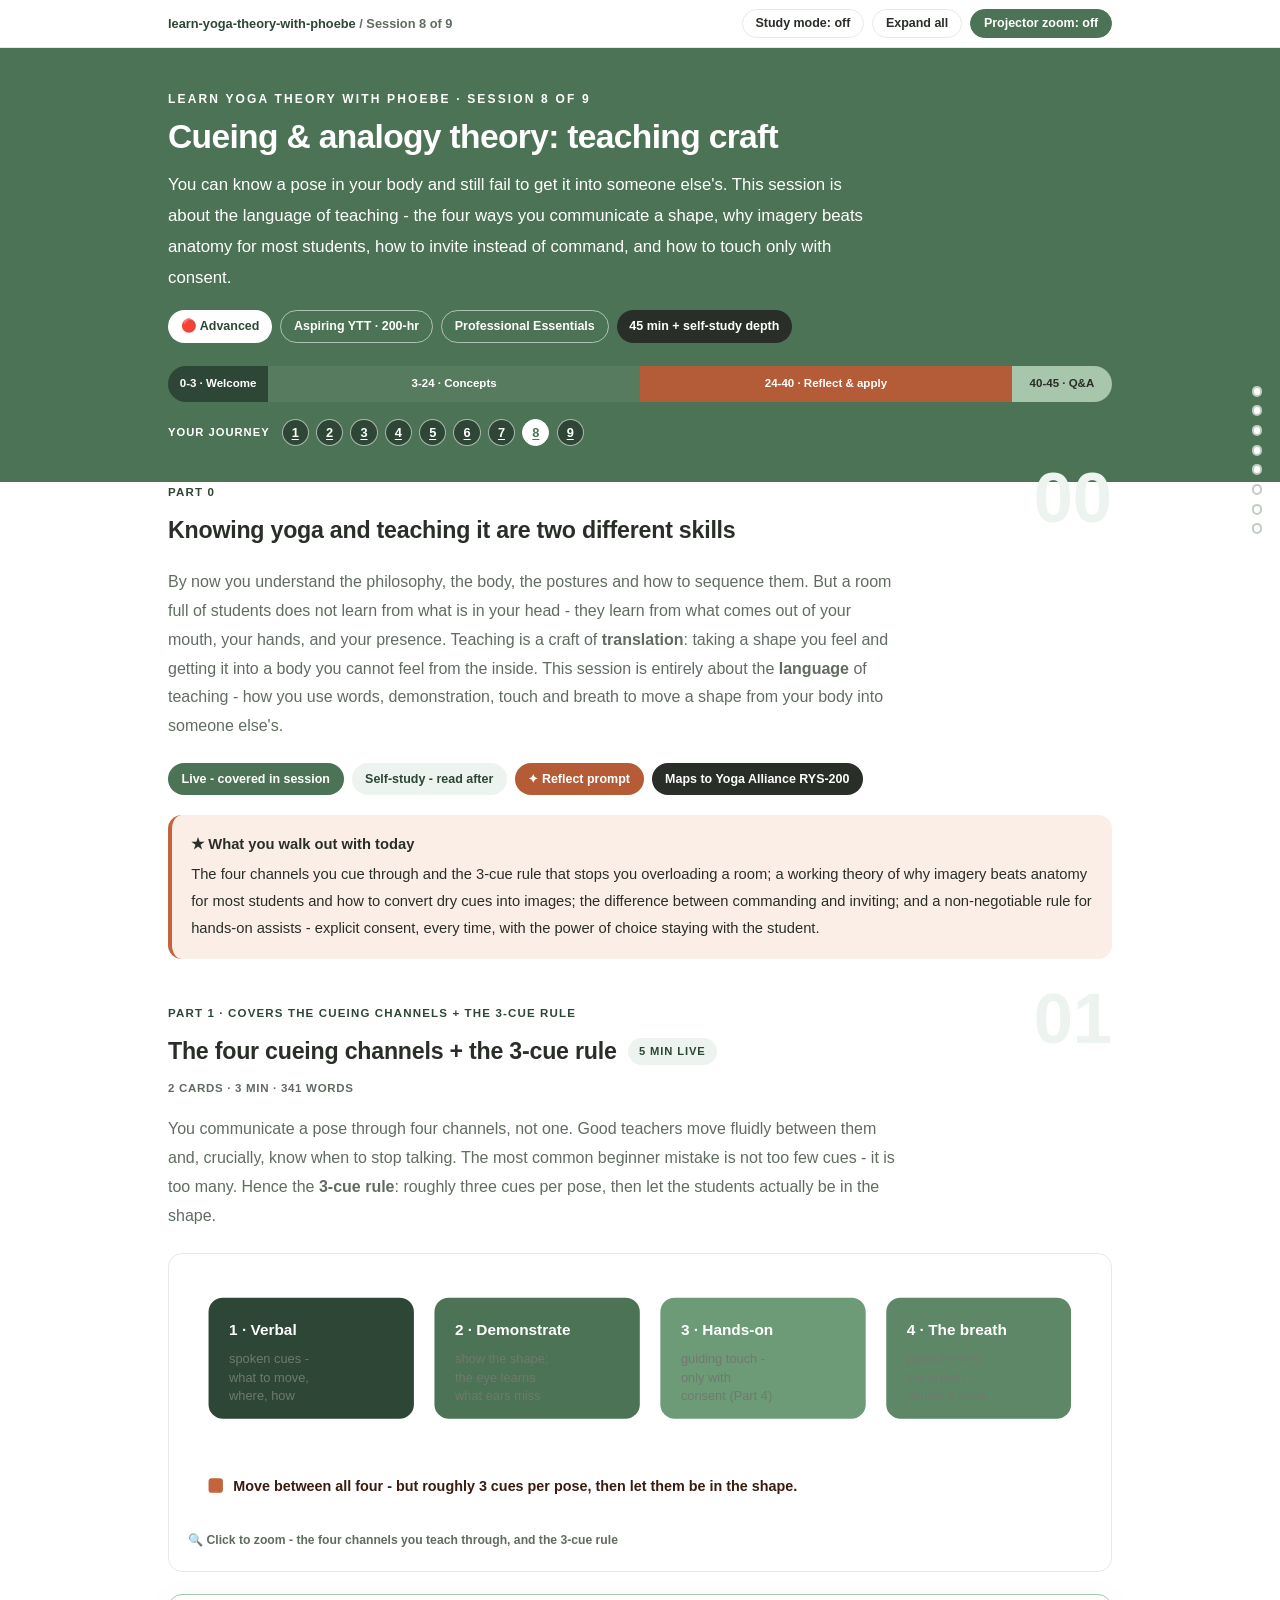
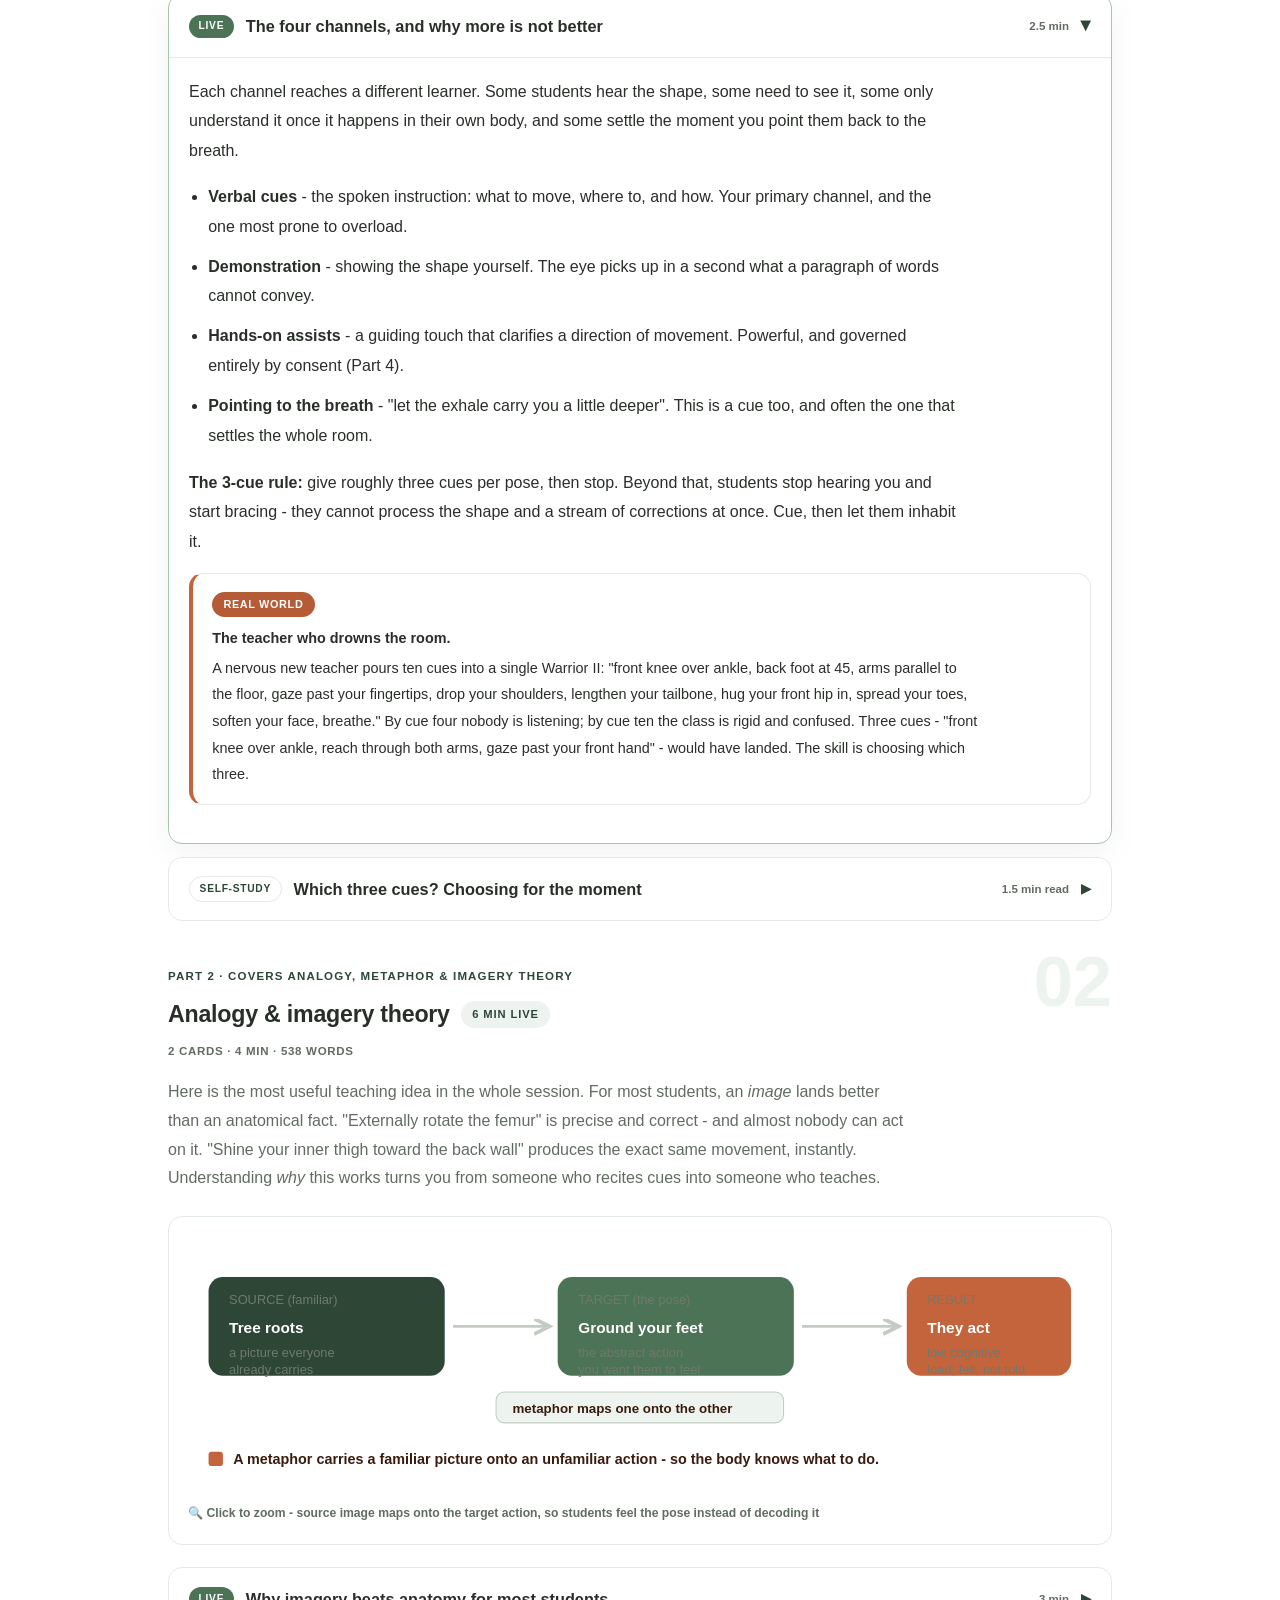
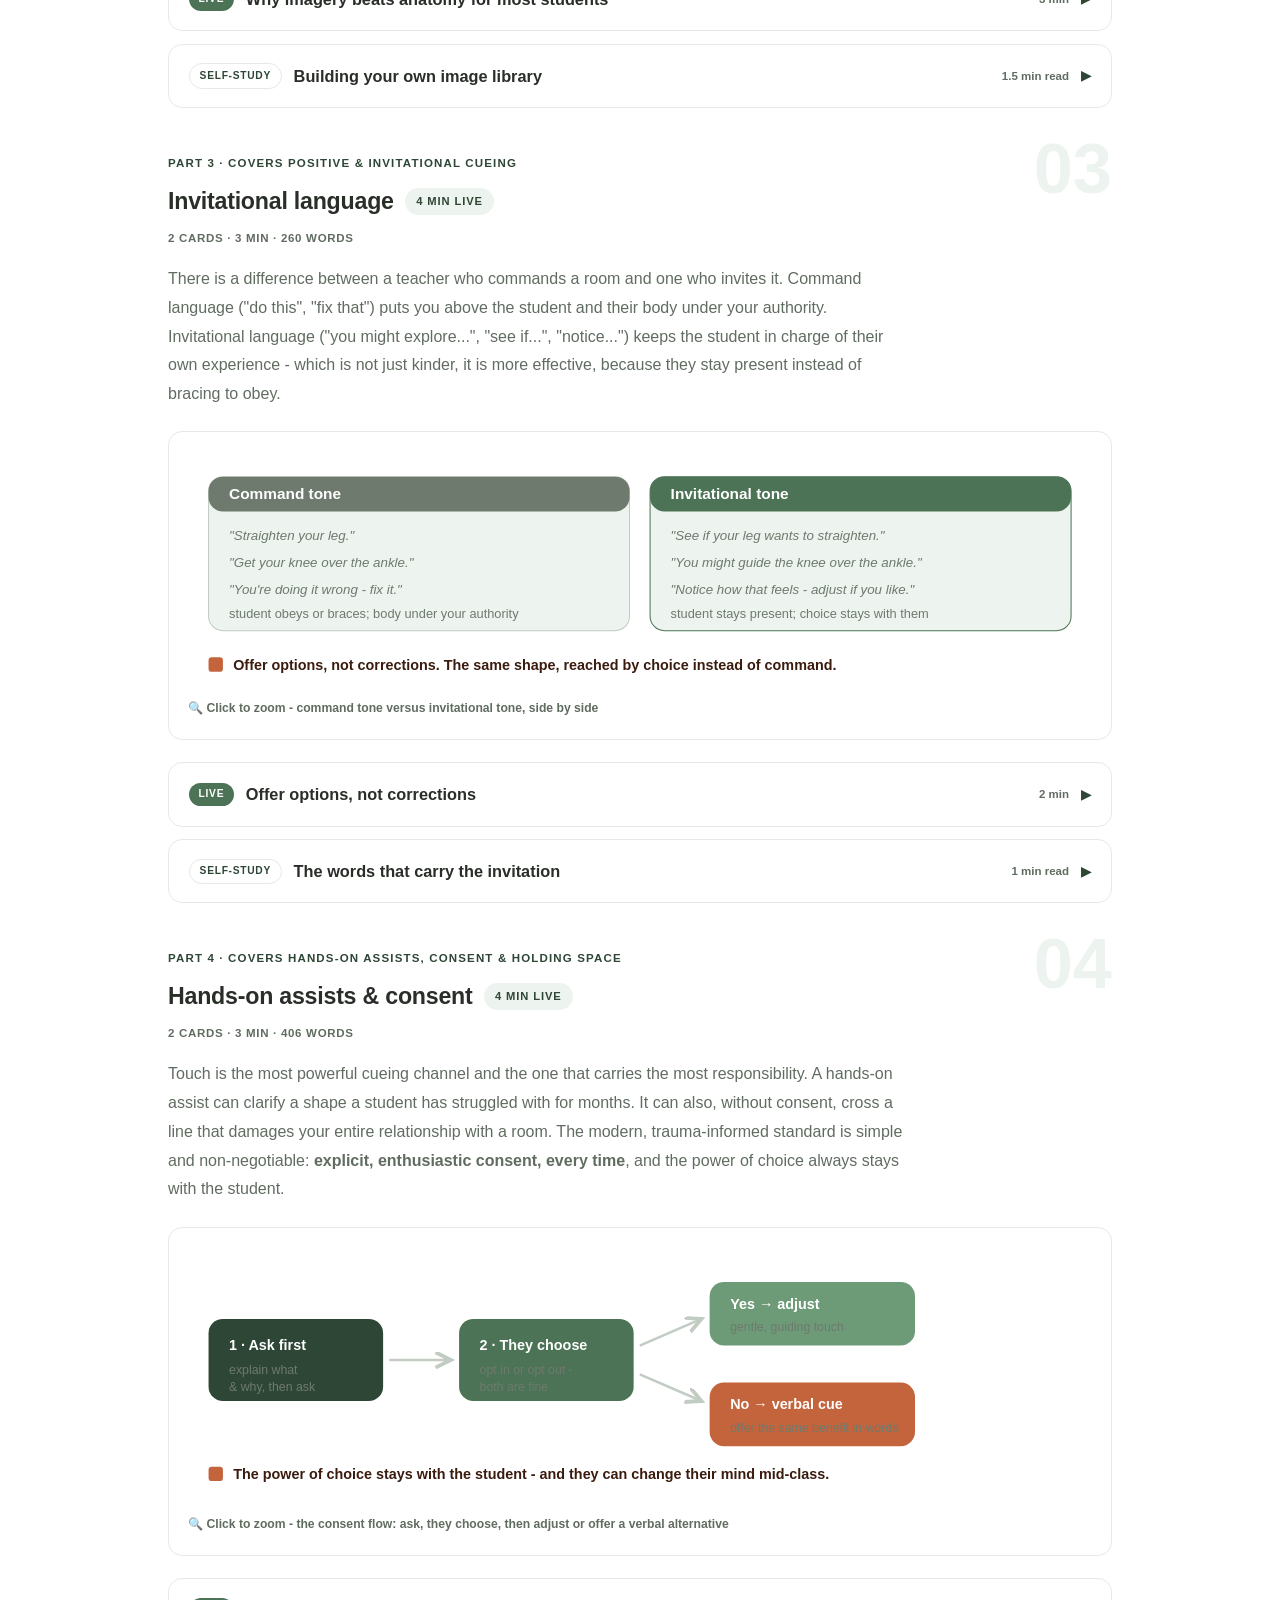
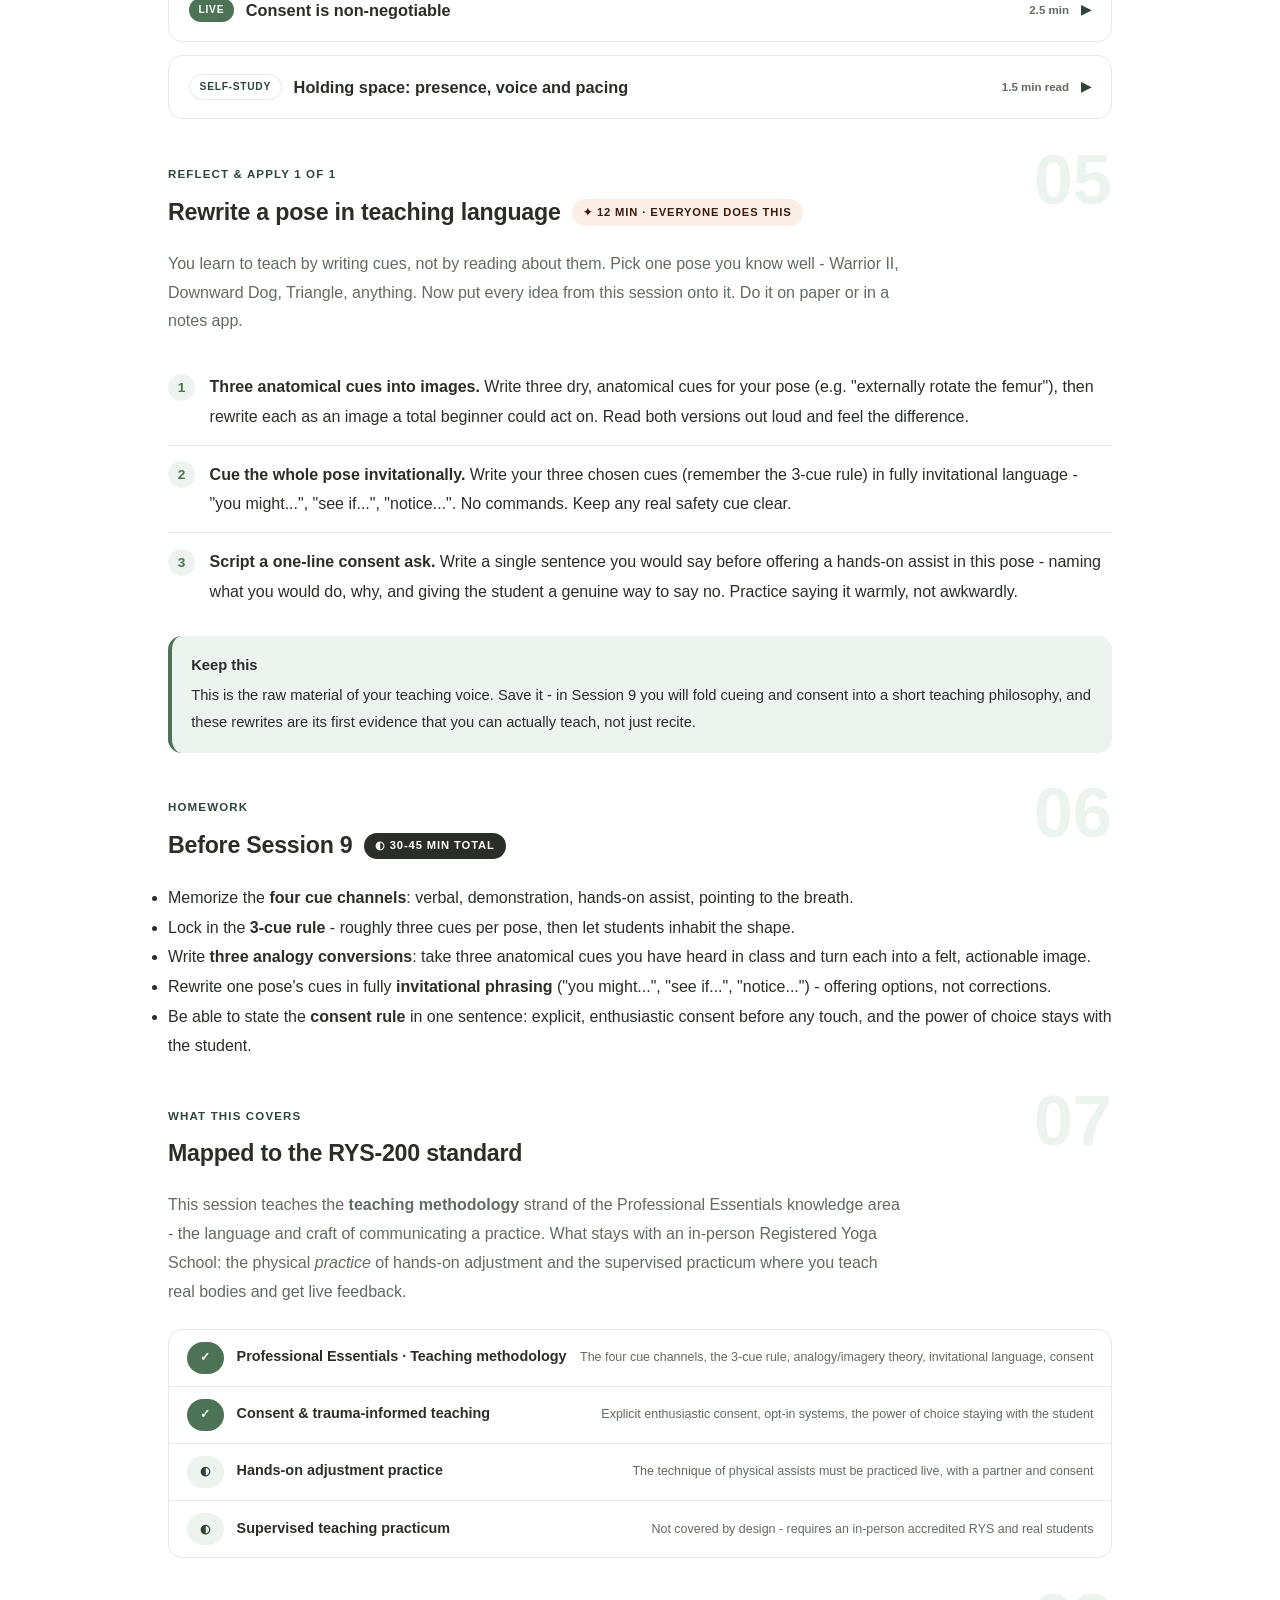
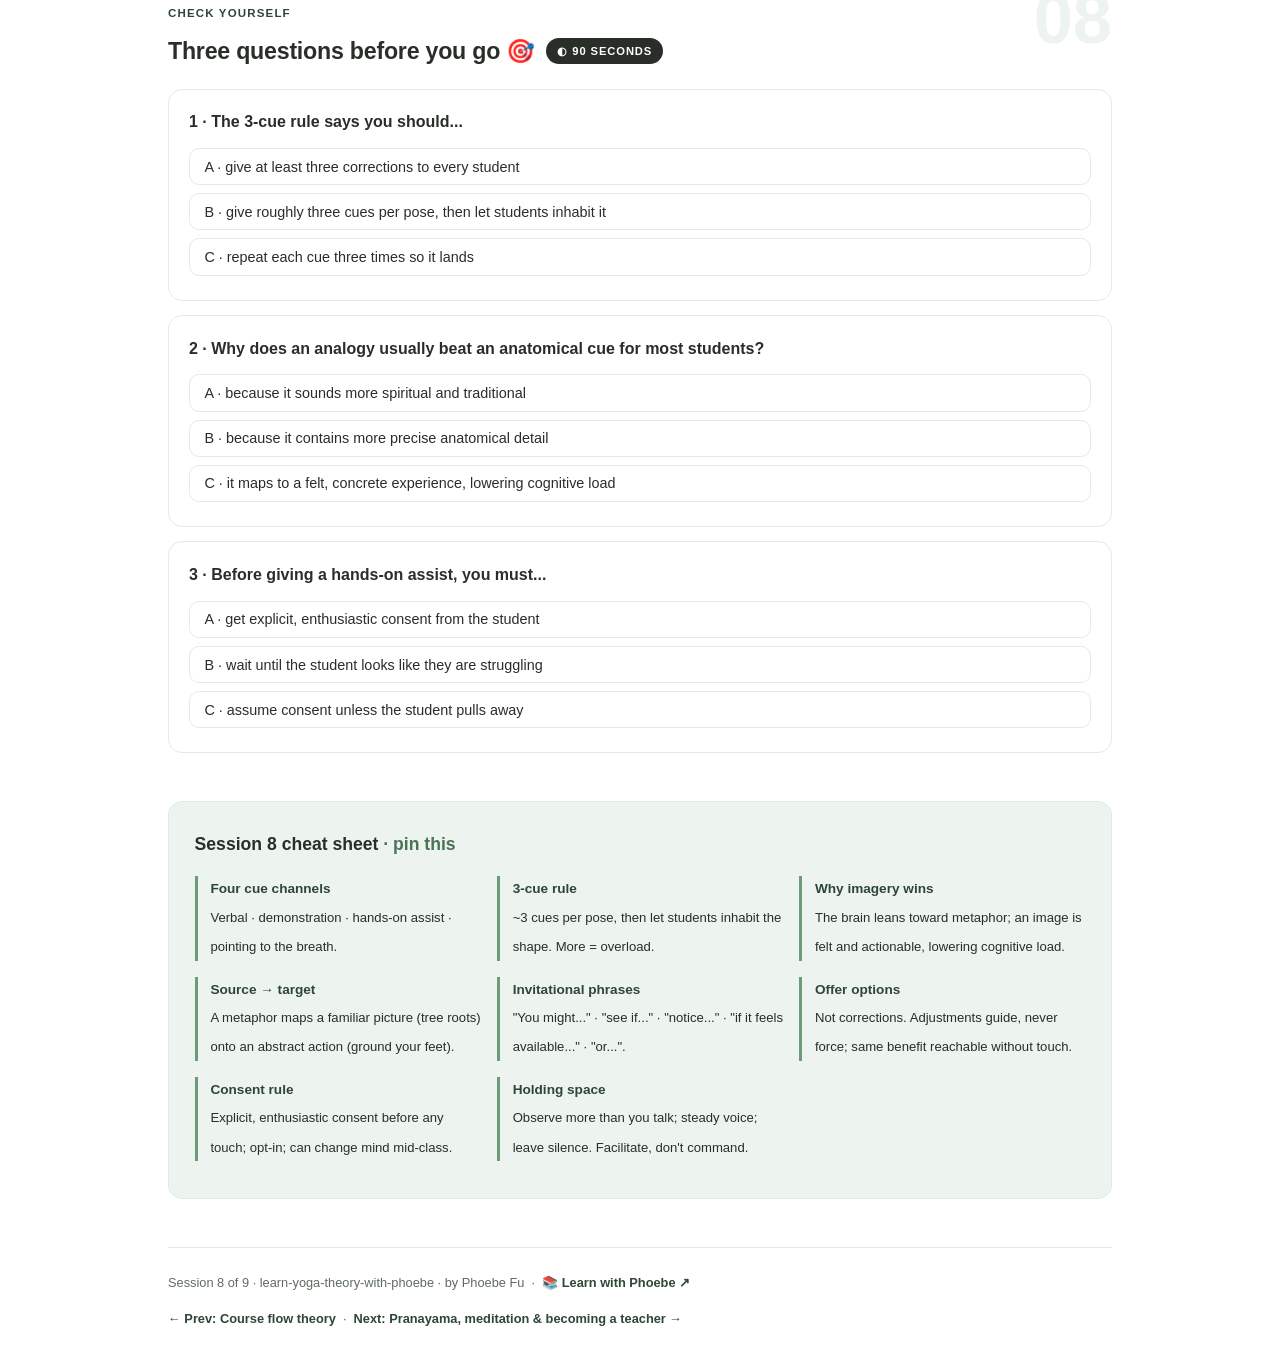
<file: courses/08-cueing-analogy.html>
<!DOCTYPE html>
<html lang="en">
<head>
<meta charset="UTF-8">
<meta name="viewport" content="width=device-width, initial-scale=1.0">
<!-- social:start -->
<meta name="description" content="By now you understand the philosophy, the body, the postures and how to sequence them. But a room full of students does not learn from what is in your head - they learn from what comes out...">
<meta property="og:type" content="article">
<meta property="og:site_name" content="Learn with Phoebe">
<meta property="og:title" content="Cueing &amp; analogy theory: teaching craft - learn yoga theory with phoebe">
<meta property="og:description" content="By now you understand the philosophy, the body, the postures and how to sequence them. But a room full of students does not learn from what is in your head - they learn from what comes out...">
<meta property="og:url" content="https://phoebefu6.github.io/learn-yoga-theory-with-phoebe/courses/08-cueing-analogy.html">
<meta property="og:image" content="https://phoebefu6.github.io/learn-yoga-theory-with-phoebe/assets/og-cover.png">
<meta property="og:image:width" content="1200">
<meta property="og:image:height" content="630">
<meta name="twitter:card" content="summary_large_image">
<meta name="twitter:title" content="Cueing &amp; analogy theory: teaching craft - learn yoga theory with phoebe">
<meta name="twitter:description" content="By now you understand the philosophy, the body, the postures and how to sequence them. But a room full of students does not learn from what is in your head - they learn from what comes out...">
<meta name="twitter:image" content="https://phoebefu6.github.io/learn-yoga-theory-with-phoebe/assets/og-cover.png">
<!-- social:end -->
<title>Session 8 · Cueing &amp; analogy theory: teaching craft - learn yoga theory with phoebe</title>
<link rel="stylesheet" href="../assets/style.css?v=29">
</head>
<body>

<div class="toolbar">
  <div class="wrap">
    <span class="crumb"><a href="../index.html">learn-yoga-theory-with-phoebe</a> / Session 8 of 9</span>
    <button class="btn" id="toggle-all" type="button">Expand all</button>
    <button class="btn primary" id="zoom-toggle" type="button">Projector zoom: off</button>
  </div>
</div>

<header class="masthead">
  <div class="wrap">
    <div class="eyebrow">Learn Yoga Theory with Phoebe · Session 8 of 9</div>
    <h1>Cueing &amp; analogy theory: <span class="accent">teaching</span> craft</h1>
    <p class="sub">You can know a pose in your body and still fail to get it into someone else's. This session is about the language of teaching - the four ways you communicate a shape, why imagery beats anatomy for most students, how to invite instead of command, and how to touch only with consent.</p>
    <div class="chip-row">
      <span class="chip level">🔴 Advanced</span>
      <span class="chip audience">Aspiring YTT · 200-hr</span>
      <span class="chip audience">Professional Essentials</span>
      <span class="chip time">45 min + self-study depth</span>
    </div>
    <div class="agenda">
      <span class="a1" style="flex:1">0-3 · Welcome</span>
      <span class="a2" style="flex:4">3-24 · Concepts</span>
      <span class="a3" style="flex:4">24-40 · Reflect &amp; apply</span>
      <span class="a4" style="flex:1">40-45 · Q&amp;A</span>
    </div>
  </div>
</header>

<main class="wrap">

  <!-- ============ INTRO ============ -->
  <section class="section" id="intro">
    <div class="section-kicker">
      <span class="klabel">Part 0</span>
      <h2>Knowing yoga and teaching it are two different skills</h2>
    </div>
    <p class="lede">By now you understand the philosophy, the body, the postures and how to sequence them. But a room full of students does not learn from what is in your head - they learn from what comes out of your mouth, your hands, and your presence. Teaching is a craft of <strong>translation</strong>: taking a shape you feel and getting it into a body you cannot feel from the inside. This session is entirely about the <strong>language</strong> of teaching - how you use words, demonstration, touch and breath to move a shape from your body into someone else's.</p>
    <div class="legend">
      <span class="pill solid">Live - covered in session</span>
      <span class="pill light">Self-study - read after</span>
      <span class="pill peach">✦ Reflect prompt</span>
      <span class="pill inkpill">Maps to Yoga Alliance RYS-200</span>
    </div>
    <div class="callout win">
      <strong>★ What you walk out with today</strong>
      The four channels you cue through and the 3-cue rule that stops you overloading a room; a working theory of why imagery beats anatomy for most students and how to convert dry cues into images; the difference between commanding and inviting; and a non-negotiable rule for hands-on assists - explicit consent, every time, with the power of choice staying with the student.
    </div>
  </section>

  <!-- ============ PART 1: CUEING CHANNELS ============ -->
  <section class="section" id="cue-channels">
    <div class="section-kicker">
      <span class="klabel">Part 1 · covers the cueing channels + the 3-cue rule</span>
      <h2>The four cueing channels + the 3-cue rule <span class="tag concept">5 min live</span></h2>
    </div>
    <p class="lede">You communicate a pose through four channels, not one. Good teachers move fluidly between them and, crucially, know when to stop talking. The most common beginner mistake is not too few cues - it is too many. Hence the <strong>3-cue rule</strong>: roughly three cues per pose, then let the students actually be in the shape.</p>

    <figure class="zoomable">
      <svg viewBox="0 0 880 240" xmlns="http://www.w3.org/2000/svg" role="img" aria-label="The four cueing channels: verbal, demonstration, hands-on assist, breath">
        <style>
          .ccT { font: 700 15px Inter, sans-serif; fill: #FFFFFF; }
          .ccL { font: 700 15px Inter, sans-serif; fill: #292E28; }
          .ccX { font: 400 12.5px Inter, sans-serif; fill: #6E7A6E; }
          .ccN { font: 600 14px Inter, sans-serif; fill: #3A1B0E; }
        </style>
        <rect x="20" y="24" width="200" height="118" rx="14" fill="#2E4636"/>
        <text class="ccT" x="40" y="60">1 · Verbal</text>
        <text class="ccX" x="40" y="88" fill="#EDF3EE">spoken cues -</text>
        <text class="ccX" x="40" y="106" fill="#EDF3EE">what to move,</text>
        <text class="ccX" x="40" y="124" fill="#EDF3EE">where, how</text>
        <rect x="240" y="24" width="200" height="118" rx="14" fill="#4C7355"/>
        <text class="ccT" x="260" y="60">2 · Demonstrate</text>
        <text class="ccX" x="260" y="88" fill="#EDF3EE">show the shape;</text>
        <text class="ccX" x="260" y="106" fill="#EDF3EE">the eye learns</text>
        <text class="ccX" x="260" y="124" fill="#EDF3EE">what ears miss</text>
        <rect x="460" y="24" width="200" height="118" rx="14" fill="#6E9B77"/>
        <text class="ccT" x="480" y="60">3 · Hands-on</text>
        <text class="ccX" x="480" y="88" fill="#1B2B1E">guiding touch -</text>
        <text class="ccX" x="480" y="106" fill="#1B2B1E">only with</text>
        <text class="ccX" x="480" y="124" fill="#1B2B1E">consent (Part 4)</text>
        <rect x="680" y="24" width="180" height="118" rx="14" fill="#5E8768"/>
        <text class="ccT" x="700" y="60">4 · The breath</text>
        <text class="ccX" x="700" y="88" fill="#EDF3EE">point them to</text>
        <text class="ccX" x="700" y="106" fill="#EDF3EE">the breath -</text>
        <text class="ccX" x="700" y="124" fill="#EDF3EE">settles a pose</text>
        <rect x="20" y="200" width="14" height="14" rx="3" fill="#C4643C"/>
        <text class="ccN" x="44" y="212">Move between all four - but roughly 3 cues per pose, then let them be in the shape.</text>
      </svg>
      <figcaption>🔍 Click to zoom - the four channels you teach through, and the 3-cue rule</figcaption>
    </figure>

    <details class="card" open>
      <summary><span class="mode live">Live</span>The four channels, and why more is not better<span class="mini">2.5 min</span><span class="caret">▶</span></summary>
      <div class="body">
        <p>Each channel reaches a different learner. Some students hear the shape, some need to see it, some only understand it once it happens in their own body, and some settle the moment you point them back to the breath.</p>
        <ul>
          <li><strong>Verbal cues</strong> - the spoken instruction: what to move, where to, and how. Your primary channel, and the one most prone to overload.</li>
          <li><strong>Demonstration</strong> - showing the shape yourself. The eye picks up in a second what a paragraph of words cannot convey.</li>
          <li><strong>Hands-on assists</strong> - a guiding touch that clarifies a direction of movement. Powerful, and governed entirely by consent (Part 4).</li>
          <li><strong>Pointing to the breath</strong> - "let the exhale carry you a little deeper". This is a cue too, and often the one that settles the whole room.</li>
        </ul>
        <p><strong>The 3-cue rule:</strong> give roughly three cues per pose, then stop. Beyond that, students stop hearing you and start bracing - they cannot process the shape and a stream of corrections at once. Cue, then let them inhabit it.</p>
        <div class="callout example">
          <span class="ex-pill">Real world</span>
          <p><strong>The teacher who drowns the room.</strong> A nervous new teacher pours ten cues into a single Warrior II: "front knee over ankle, back foot at 45, arms parallel to the floor, gaze past your fingertips, drop your shoulders, lengthen your tailbone, hug your front hip in, spread your toes, soften your face, breathe." By cue four nobody is listening; by cue ten the class is rigid and confused. Three cues - "front knee over ankle, reach through both arms, gaze past your front hand" - would have landed. The skill is choosing which three.</p>
        </div>
      </div>
    </details>

    <details class="card">
      <summary><span class="mode self">Self-study</span>Which three cues? Choosing for the moment<span class="mini">1.5 min read</span><span class="caret">▶</span></summary>
      <div class="body">
        <p>The three cues are not fixed - they change with the room. A useful order: first the <strong>foundation</strong> (what is on the floor), then the <strong>main action</strong> (the one thing that makes the pose the pose), then a <strong>refinement or breath</strong> cue. Watch the actual bodies in front of you and cue what they need, not what your script says. If most of the room already has the foundation, skip it and spend your three cues elsewhere.</p>
      </div>
    </details>
  </section>

  <!-- ============ PART 2: ANALOGY THEORY (PRIORITY) ============ -->
  <section class="section" id="analogy-theory">
    <div class="section-kicker">
      <span class="klabel">Part 2 · covers analogy, metaphor &amp; imagery theory</span>
      <h2>Analogy &amp; imagery theory <span class="tag concept">6 min live</span></h2>
    </div>
    <p class="lede">Here is the most useful teaching idea in the whole session. For most students, an <em>image</em> lands better than an anatomical fact. "Externally rotate the femur" is precise and correct - and almost nobody can act on it. "Shine your inner thigh toward the back wall" produces the exact same movement, instantly. Understanding <em>why</em> this works turns you from someone who recites cues into someone who teaches.</p>

    <figure class="zoomable">
      <svg viewBox="0 0 880 250" xmlns="http://www.w3.org/2000/svg" role="img" aria-label="How a metaphor maps a familiar source image onto the target pose action">
        <style>
          .atT { font: 700 15px Inter, sans-serif; fill: #FFFFFF; }
          .atL { font: 700 15px Inter, sans-serif; fill: #292E28; }
          .atX { font: 400 12.5px Inter, sans-serif; fill: #6E7A6E; }
          .atM { font: 600 13px Inter, sans-serif; fill: #3A1B0E; }
          .atN { font: 600 14px Inter, sans-serif; fill: #3A1B0E; }
          .atA { stroke: #C2CCC2; stroke-width: 2.5; fill: none; marker-end: url(#atAh); }
        </style>
        <defs>
          <marker id="atAh" markerWidth="9" markerHeight="9" refX="6" refY="3" orient="auto">
            <path d="M0,0 L6,3 L0,6" fill="none" stroke="#C2CCC2" stroke-width="1.5"/>
          </marker>
        </defs>
        <rect x="20" y="40" width="230" height="96" rx="14" fill="#2E4636"/>
        <text class="atX" x="40" y="66" fill="#A7C6AC">SOURCE (familiar)</text>
        <text class="atT" x="40" y="94">Tree roots</text>
        <text class="atX" x="40" y="118" fill="#EDF3EE">a picture everyone</text>
        <text class="atX" x="40" y="134" fill="#EDF3EE">already carries</text>
        <line class="atA" x1="258" y1="88" x2="352" y2="88"/>
        <rect x="300" y="152" width="280" height="30" rx="8" fill="#EDF3EE" stroke="#C2CCC2"/>
        <text class="atM" x="316" y="172">metaphor maps one onto the other</text>
        <rect x="360" y="40" width="230" height="96" rx="14" fill="#4C7355"/>
        <text class="atX" x="380" y="66" fill="#D8E6DB">TARGET (the pose)</text>
        <text class="atT" x="380" y="94">Ground your feet</text>
        <text class="atX" x="380" y="118" fill="#EDF3EE">the abstract action</text>
        <text class="atX" x="380" y="134" fill="#EDF3EE">you want them to feel</text>
        <line class="atA" x1="598" y1="88" x2="692" y2="88"/>
        <rect x="700" y="40" width="160" height="96" rx="14" fill="#C4643C"/>
        <text class="atX" x="720" y="66" fill="#FBEEE6">RESULT</text>
        <text class="atT" x="720" y="94">They act</text>
        <text class="atX" x="720" y="118" fill="#FBEEE6">low cognitive</text>
        <text class="atX" x="720" y="134" fill="#FBEEE6">load; felt, not told</text>
        <rect x="20" y="210" width="14" height="14" rx="3" fill="#C4643C"/>
        <text class="atN" x="44" y="222">A metaphor carries a familiar picture onto an unfamiliar action - so the body knows what to do.</text>
      </svg>
      <figcaption>🔍 Click to zoom - source image maps onto the target action, so students feel the pose instead of decoding it</figcaption>
    </figure>

    <details class="card">
      <summary><span class="mode live">Live</span>Why imagery beats anatomy for most students<span class="mini">3 min</span><span class="caret">▶</span></summary>
      <div class="body">
        <p>The instinct of a new teacher is to share everything they learned in anatomy - the femur, the external rotation, the joint action. It feels rigorous. But for most students it does not work, and the reason is worth understanding:</p>
        <ul>
          <li><strong>The brain leans toward metaphor.</strong> We make sense of the abstract and unfamiliar by mapping it onto the concrete and familiar. That is how understanding works - not by receiving more facts.</li>
          <li><strong>The hard part is not receiving the detail - it is making sense of it.</strong> A student mid-pose is not short on information; they are short on a way to <em>act</em> on it. "External rotation" is a fact they now have to decode while balancing.</li>
          <li><strong>Metaphor lowers cognitive load.</strong> It maps the unfamiliar action onto something they already know deeply. No translation step, no decoding - the picture does the work.</li>
          <li><strong>Imagery directs them to the felt experience.</strong> A good image points the student at a <em>sensation</em> - something concrete to embody - rather than an idea to think about. "String pulling the crown of your head" is felt instantly.</li>
          <li><strong>Metaphors are actionable.</strong> Once the picture lands, we intuitively know what to do. "Grow roots from your feet" needs no further instruction; the body already understands rooting.</li>
        </ul>
        <p>None of this means anatomy is useless - it is <em>your</em> foundation as a teacher, and it tells you which image to reach for. But between you and the student, the image is almost always the better bridge.</p>
        <table class="clean">
          <thead><tr><th>Anatomical cue</th><th>The analogy version</th></tr></thead>
          <tbody>
            <tr><td>Externally rotate the femur</td><td>Shine your inner thigh to the back wall</td></tr>
            <tr><td>Lengthen the spine</td><td>A string is pulling the crown of your head up</td></tr>
            <tr><td>Root down through the feet</td><td>Grow roots from your feet into the floor</td></tr>
            <tr><td>Broaden the collarbones</td><td>Smile across your chest, ear to ear</td></tr>
            <tr><td>Engage the posterior chain</td><td>Press the wall behind you away with your heel</td></tr>
          </tbody>
        </table>
        <div class="callout example">
          <span class="ex-pill">Real world</span>
          <p><strong>The cue that finally landed.</strong> A teacher spent weeks telling a stiff-shouldered student to "depress and retract the scapulae" in Down Dog. Nothing changed - the student did not know what a scapula could do. One day she said instead, "melt your chest toward your thighs and let your shoulders slide down away from your ears". The shape transformed in a single breath. Same instruction, but one was a fact to decode and the other was a picture to feel.</p>
        </div>
        <div class="prompt-box good"><span class="label">✦ Reflect now</span>Take two dry anatomical cues you have heard in class - for example "posteriorly tilt the pelvis" and "abduct the shoulder blades".

Convert each into an image a beginner could act on immediately, with no anatomy knowledge. Say each out loud. Which one made you feel the movement in your own body?</div>
      </div>
    </details>

    <details class="card">
      <summary><span class="mode self">Self-study</span>Building your own image library<span class="mini">1.5 min read</span><span class="caret">▶</span></summary>
      <div class="body">
        <p>Great teachers collect images the way writers collect phrases. When a cue lands - when you see a room shift on a single sentence - write it down. Over time you build a personal library: the image for "root", the image for "lengthen", the image for "soften". The best images are drawn from things everyone already knows in their body - water, weight, string, warmth, reaching, melting - so no student is left decoding. Traditional yoga is rich with these ("roots like a tree", "reaching like branches"), and you are free to invent your own.</p>
      </div>
    </details>
  </section>

  <!-- ============ PART 3: INVITATIONAL LANGUAGE ============ -->
  <section class="section" id="invitational">
    <div class="section-kicker">
      <span class="klabel">Part 3 · covers positive &amp; invitational cueing</span>
      <h2>Invitational language <span class="tag concept">4 min live</span></h2>
    </div>
    <p class="lede">There is a difference between a teacher who commands a room and one who invites it. Command language ("do this", "fix that") puts you above the student and their body under your authority. Invitational language ("you might explore...", "see if...", "notice...") keeps the student in charge of their own experience - which is not just kinder, it is more effective, because they stay present instead of bracing to obey.</p>

    <figure class="zoomable">
      <svg viewBox="0 0 880 230" xmlns="http://www.w3.org/2000/svg" role="img" aria-label="Two lanes contrasting command tone with invitational tone">
        <style>
          .ivH { font: 700 15px Inter, sans-serif; fill: #FFFFFF; }
          .ivL { font: 700 14px Inter, sans-serif; fill: #292E28; }
          .ivX { font: 400 12.5px Inter, sans-serif; fill: #6E7A6E; }
          .ivQ { font: italic 400 13px Inter, sans-serif; fill: #6E7A6E; }
          .ivN { font: 600 14px Inter, sans-serif; fill: #3A1B0E; }
        </style>
        <rect x="20" y="24" width="410" height="150" rx="14" fill="#EDF3EE" stroke="#C2CCC2"/>
        <rect x="20" y="24" width="410" height="34" rx="14" fill="#6E7A6E"/>
        <text class="ivH" x="40" y="46">Command tone</text>
        <text class="ivQ" x="40" y="86">"Straighten your leg."</text>
        <text class="ivQ" x="40" y="112">"Get your knee over the ankle."</text>
        <text class="ivQ" x="40" y="138">"You're doing it wrong - fix it."</text>
        <text class="ivX" x="40" y="162">student obeys or braces; body under your authority</text>
        <rect x="450" y="24" width="410" height="150" rx="14" fill="#EDF3EE" stroke="#4C7355"/>
        <rect x="450" y="24" width="410" height="34" rx="14" fill="#4C7355"/>
        <text class="ivH" x="470" y="46">Invitational tone</text>
        <text class="ivQ" x="470" y="86">"See if your leg wants to straighten."</text>
        <text class="ivQ" x="470" y="112">"You might guide the knee over the ankle."</text>
        <text class="ivQ" x="470" y="138">"Notice how that feels - adjust if you like."</text>
        <text class="ivX" x="470" y="162">student stays present; choice stays with them</text>
        <rect x="20" y="200" width="14" height="14" rx="3" fill="#C4643C"/>
        <text class="ivN" x="44" y="212">Offer options, not corrections. The same shape, reached by choice instead of command.</text>
      </svg>
      <figcaption>🔍 Click to zoom - command tone versus invitational tone, side by side</figcaption>
    </figure>

    <details class="card">
      <summary><span class="mode live">Live</span>Offer options, not corrections<span class="mini">2 min</span><span class="caret">▶</span></summary>
      <div class="body">
        <p>Invitational language rests on a simple shift: you stop telling bodies what is wrong and start offering doorways. A "correction" implies the student failed; an "option" implies there is a next place to explore whenever they are ready. Both can point at the same movement - but one lands as judgment and the other as invitation.</p>
        <table class="clean">
          <thead><tr><th>Command phrasing</th><th>Invitational rewrite</th></tr></thead>
          <tbody>
            <tr><td>Straighten your front leg.</td><td>See if your front leg wants to straighten a little more.</td></tr>
            <tr><td>Drop your shoulders.</td><td>You might let your shoulders soften down.</td></tr>
            <tr><td>Go deeper into the fold.</td><td>If it feels available, explore folding a little deeper.</td></tr>
            <tr><td>Close your eyes.</td><td>Close your eyes, or soften your gaze - whichever feels right.</td></tr>
            <tr><td>Hold for five breaths.</td><td>Stay for a few breaths, and come out whenever you need.</td></tr>
          </tbody>
        </table>
        <div class="callout tip">
          <strong>Adjustments guide, not force</strong>
          The same principle governs everything you do to a student's body, verbally or with your hands. An adjustment should <em>guide</em> toward a benefit, never <em>force</em> a shape. A well-taught student should be able to reach the same benefit on their own, without your touch - the cue and the option are what teach, not the correction.
        </div>
      </div>
    </details>

    <details class="card">
      <summary><span class="mode self">Self-study</span>The words that carry the invitation<span class="mini">1 min read</span><span class="caret">▶</span></summary>
      <div class="body">
        <p>A small set of phrases does most of the work: <em>"you might..."</em>, <em>"see if..."</em>, <em>"notice..."</em>, <em>"if it feels available..."</em>, <em>"explore..."</em>, <em>"whenever you are ready..."</em>, <em>"or..."</em> (the word that turns any instruction into an option). Sprinkle them and your whole tone changes without changing a single pose. The one caution: safety cues still need to be clear. "Keep the front knee over the ankle" protects the joint - say it directly. Invitational does not mean vague; it means non-coercive.</p>
      </div>
    </details>
  </section>

  <!-- ============ PART 4: ASSISTS & CONSENT ============ -->
  <section class="section" id="assists-consent">
    <div class="section-kicker">
      <span class="klabel">Part 4 · covers hands-on assists, consent &amp; holding space</span>
      <h2>Hands-on assists &amp; consent <span class="tag concept">4 min live</span></h2>
    </div>
    <p class="lede">Touch is the most powerful cueing channel and the one that carries the most responsibility. A hands-on assist can clarify a shape a student has struggled with for months. It can also, without consent, cross a line that damages your entire relationship with a room. The modern, trauma-informed standard is simple and non-negotiable: <strong>explicit, enthusiastic consent, every time</strong>, and the power of choice always stays with the student.</p>

    <figure class="zoomable">
      <svg viewBox="0 0 880 250" xmlns="http://www.w3.org/2000/svg" role="img" aria-label="Consent flow: ask, student opts in or out, then adjust or offer a verbal alternative">
        <style>
          .acT { font: 700 14px Inter, sans-serif; fill: #FFFFFF; }
          .acL { font: 700 13.5px Inter, sans-serif; fill: #292E28; }
          .acX { font: 400 12px Inter, sans-serif; fill: #6E7A6E; }
          .acN { font: 600 14px Inter, sans-serif; fill: #3A1B0E; }
          .acA { stroke: #C2CCC2; stroke-width: 2.5; fill: none; marker-end: url(#acAh); }
        </style>
        <defs>
          <marker id="acAh" markerWidth="9" markerHeight="9" refX="6" refY="3" orient="auto">
            <path d="M0,0 L6,3 L0,6" fill="none" stroke="#C2CCC2" stroke-width="1.5"/>
          </marker>
        </defs>
        <rect x="20" y="70" width="170" height="80" rx="14" fill="#2E4636"/>
        <text class="acT" x="40" y="100">1 · Ask first</text>
        <text class="acX" x="40" y="124" fill="#EDF3EE">explain what</text>
        <text class="acX" x="40" y="140" fill="#EDF3EE">&amp; why, then ask</text>
        <line class="acA" x1="196" y1="110" x2="256" y2="110"/>
        <rect x="264" y="70" width="170" height="80" rx="14" fill="#4C7355"/>
        <text class="acT" x="284" y="100">2 · They choose</text>
        <text class="acX" x="284" y="124" fill="#EDF3EE">opt in or opt out -</text>
        <text class="acX" x="284" y="140" fill="#EDF3EE">both are fine</text>
        <line class="acA" x1="440" y1="96" x2="500" y2="70"/>
        <line class="acA" x1="440" y1="124" x2="500" y2="150"/>
        <rect x="508" y="34" width="200" height="62" rx="14" fill="#6E9B77"/>
        <text class="acT" x="528" y="60" fill="#1B2B1E">Yes → adjust</text>
        <text class="acX" x="528" y="82" fill="#1B2B1E">gentle, guiding touch</text>
        <rect x="508" y="132" width="200" height="62" rx="14" fill="#C4643C"/>
        <text class="acT" x="528" y="158">No → verbal cue</text>
        <text class="acX" x="528" y="180" fill="#FBEEE6">offer the same benefit in words</text>
        <rect x="20" y="214" width="14" height="14" rx="3" fill="#C4643C"/>
        <text class="acN" x="44" y="226">The power of choice stays with the student - and they can change their mind mid-class.</text>
      </svg>
      <figcaption>🔍 Click to zoom - the consent flow: ask, they choose, then adjust or offer a verbal alternative</figcaption>
    </figure>

    <details class="card">
      <summary><span class="mode live">Live</span>Consent is non-negotiable<span class="mini">2.5 min</span><span class="caret">▶</span></summary>
      <div class="body">
        <p>The rules are not complicated, but they are absolute:</p>
        <ul>
          <li><strong>Get explicit, enthusiastic consent before you touch anyone.</strong> Silence is not consent. A vague nod is not enthusiastic consent. If you are unsure, the answer is no.</li>
          <li><strong>Make it opt-in, and normalize declining.</strong> A student saying "no thanks" to an assist is completely normal and should never cost them anything - not your attention, not your warmth.</li>
          <li><strong>Students can change their mind mid-class.</strong> Consent given at the start of class can be withdrawn at any moment; a body that welcomed touch in one pose may not want it in the next.</li>
          <li><strong>Explain what and why before you touch.</strong> "I'm going to press gently on your sacrum to help you ground - is that okay?" tells the student exactly what is coming and lets them make a real choice.</li>
          <li><strong>The power of choice stays with the student.</strong> This is the trauma-informed heart of it. Your job is to offer, never to impose - the student is always the authority over their own body.</li>
        </ul>
        <div class="callout example">
          <span class="ex-pill">Real world</span>
          <p><strong>The consent card system.</strong> Many studios now place a small two-sided card or chip at the top of each mat before class. One side up means "yes, assists welcome today"; flip it and it means "no touch today, thanks". Students set it however they like as they arrive and can flip it any time. No one has to raise a hand, say no out loud, or explain themselves - the choice is silent, visible, and entirely theirs. It turns consent from an awkward moment into a normal part of setting up your space.</p>
        </div>
      </div>
    </details>

    <details class="card">
      <summary><span class="mode self">Self-study</span>Holding space: presence, voice and pacing<span class="mini">1.5 min read</span><span class="caret">▶</span></summary>
      <div class="body">
        <p>Beyond the specific channels, teaching is an act of <strong>holding space</strong> - creating a container calm and clear enough that students can turn inward safely. Three quiet tools do most of this work:</p>
        <ul>
          <li><strong>Observe.</strong> Spend more time watching the room than talking to it. Your cues should answer what you actually see, not run down a memorized script.</li>
          <li><strong>Voice.</strong> A steady, unhurried voice regulates a room the way a slow exhale regulates a nervous system. You set the pace of the room's breath with the pace of your speech.</li>
          <li><strong>Pacing.</strong> Leave silence. Students need unfilled moments to feel the pose and follow their breath. A teacher who never stops talking never lets the practice happen.</li>
        </ul>
        <p>A teacher facilitates; they do not command. The best sign you are holding space well is that the room seems to forget you are there.</p>
      </div>
    </details>
  </section>

  <!-- ============ REFLECT & APPLY ============ -->
  <section class="section" id="apply-1">
    <div class="section-kicker">
      <span class="klabel">Reflect &amp; apply 1 of 1</span>
      <h2>Rewrite a pose in teaching language <span class="tag demo">✦ 12 min · everyone does this</span></h2>
    </div>
    <p class="lede">You learn to teach by writing cues, not by reading about them. Pick one pose you know well - Warrior II, Downward Dog, Triangle, anything. Now put every idea from this session onto it. Do it on paper or in a notes app.</p>

    <div class="steps">
      <div class="step"><p><strong>Three anatomical cues into images.</strong> Write three dry, anatomical cues for your pose (e.g. "externally rotate the femur"), then rewrite each as an image a total beginner could act on. Read both versions out loud and feel the difference.</p></div>
      <div class="step"><p><strong>Cue the whole pose invitationally.</strong> Write your three chosen cues (remember the 3-cue rule) in fully invitational language - "you might...", "see if...", "notice...". No commands. Keep any real safety cue clear.</p></div>
      <div class="step"><p><strong>Script a one-line consent ask.</strong> Write a single sentence you would say before offering a hands-on assist in this pose - naming what you would do, why, and giving the student a genuine way to say no. Practice saying it warmly, not awkwardly.</p></div>
    </div>

    <div class="callout tip">
      <strong>Keep this</strong>
      This is the raw material of your teaching voice. Save it - in Session 9 you will fold cueing and consent into a short teaching philosophy, and these rewrites are its first evidence that you can actually teach, not just recite.
    </div>
  </section>

  <!-- ============ HOMEWORK ============ -->
  <section class="section" id="exercise">
    <div class="section-kicker">
      <span class="klabel">Homework</span>
      <h2>Before Session 9 <span class="tag exercise">◐ 30-45 min total</span></h2>
    </div>
    <ul>
      <li>Memorize the <strong>four cue channels</strong>: verbal, demonstration, hands-on assist, pointing to the breath.</li>
      <li>Lock in the <strong>3-cue rule</strong> - roughly three cues per pose, then let students inhabit the shape.</li>
      <li>Write <strong>three analogy conversions</strong>: take three anatomical cues you have heard in class and turn each into a felt, actionable image.</li>
      <li>Rewrite one pose's cues in fully <strong>invitational phrasing</strong> ("you might...", "see if...", "notice...") - offering options, not corrections.</li>
      <li>Be able to state the <strong>consent rule</strong> in one sentence: explicit, enthusiastic consent before any touch, and the power of choice stays with the student.</li>
    </ul>
  </section>

  <!-- ============ SOURCES / COVERAGE ============ -->
  <section class="section" id="official">
    <div class="section-kicker">
      <span class="klabel">What this covers</span>
      <h2>Mapped to the RYS-200 standard</h2>
    </div>
    <p class="lede">This session teaches the <strong>teaching methodology</strong> strand of the Professional Essentials knowledge area - the language and craft of communicating a practice. What stays with an in-person Registered Yoga School: the physical <em>practice</em> of hands-on adjustment and the supervised practicum where you teach real bodies and get live feedback.</p>
    <div class="covered">
      <div class="covered-row"><span class="status pill solid">✓</span><span class="name">Professional Essentials · Teaching methodology</span><span class="note">The four cue channels, the 3-cue rule, analogy/imagery theory, invitational language, consent</span></div>
      <div class="covered-row"><span class="status pill solid">✓</span><span class="name">Consent &amp; trauma-informed teaching</span><span class="note">Explicit enthusiastic consent, opt-in systems, the power of choice staying with the student</span></div>
      <div class="covered-row"><span class="status pill light">◐</span><span class="name">Hands-on adjustment practice</span><span class="note">The technique of physical assists must be practiced live, with a partner and consent</span></div>
      <div class="covered-row"><span class="status pill light">◐</span><span class="name">Supervised teaching practicum</span><span class="note">Not covered by design - requires an in-person accredited RYS and real students</span></div>
    </div>
  </section>

  <!-- ============ QUIZ ============ -->
  <section class="section" id="quiz">
    <div class="section-kicker">
      <span class="klabel">Check yourself</span>
      <h2>Three questions before you go 🎯 <span class="tag exercise">◐ 90 seconds</span></h2>
    </div>
    <div class="quiz-q" data-answer="1">
      <p class="qtext">1 · The 3-cue rule says you should...</p>
      <button class="qopt" type="button">A · give at least three corrections to every student</button>
      <button class="qopt" type="button">B · give roughly three cues per pose, then let students inhabit it</button>
      <button class="qopt" type="button">C · repeat each cue three times so it lands</button>
      <p class="qwhy">Roughly three cues per pose. Beyond that students stop hearing you and start bracing - cue, then let them be in the shape.</p>
    </div>
    <div class="quiz-q" data-answer="2">
      <p class="qtext">2 · Why does an analogy usually beat an anatomical cue for most students?</p>
      <button class="qopt" type="button">A · because it sounds more spiritual and traditional</button>
      <button class="qopt" type="button">B · because it contains more precise anatomical detail</button>
      <button class="qopt" type="button">C · it maps to a felt, concrete experience, lowering cognitive load</button>
      <p class="qwhy">The hard part is not receiving detail, it is acting on it. An image points to a sensation to embody, so the body knows what to do.</p>
    </div>
    <div class="quiz-q" data-answer="0">
      <p class="qtext">3 · Before giving a hands-on assist, you must...</p>
      <button class="qopt" type="button">A · get explicit, enthusiastic consent from the student</button>
      <button class="qopt" type="button">B · wait until the student looks like they are struggling</button>
      <button class="qopt" type="button">C · assume consent unless the student pulls away</button>
      <p class="qwhy">Explicit, enthusiastic consent, every time. Silence is not consent, and the power of choice always stays with the student.</p>
    </div>
    <p class="quiz-score"></p>
  </section>

  <!-- ============ CHEAT SHEET ============ -->
  <section class="cheat" id="cheatsheet">
    <h3>Session 8 cheat sheet <span>· pin this</span></h3>
    <div class="grid-2">
      <div class="cheat-item"><b>Four cue channels</b><span>Verbal · demonstration · hands-on assist · pointing to the breath.</span></div>
      <div class="cheat-item"><b>3-cue rule</b><span>~3 cues per pose, then let students inhabit the shape. More = overload.</span></div>
      <div class="cheat-item"><b>Why imagery wins</b><span>The brain leans toward metaphor; an image is felt and actionable, lowering cognitive load.</span></div>
      <div class="cheat-item"><b>Source → target</b><span>A metaphor maps a familiar picture (tree roots) onto an abstract action (ground your feet).</span></div>
      <div class="cheat-item"><b>Invitational phrases</b><span>"You might..." · "see if..." · "notice..." · "if it feels available..." · "or...".</span></div>
      <div class="cheat-item"><b>Offer options</b><span>Not corrections. Adjustments guide, never force; same benefit reachable without touch.</span></div>
      <div class="cheat-item"><b>Consent rule</b><span>Explicit, enthusiastic consent before any touch; opt-in; can change mind mid-class.</span></div>
      <div class="cheat-item"><b>Holding space</b><span>Observe more than you talk; steady voice; leave silence. Facilitate, don't command.</span></div>
    </div>
  </section>

  <footer class="pagefoot">
    <span>Session 8 of 9 · learn-yoga-theory-with-phoebe · by Phoebe Fu &nbsp;·&nbsp; 📚 <a href="https://phoebefu6.github.io/learn-with-phoebe/">Learn with Phoebe ↗</a></span>
    <span><a href="07-course-flow.html">← Prev: Course flow theory</a> &nbsp;·&nbsp; <a href="09-pranayama-meditation.html">Next: Pranayama, meditation &amp; becoming a teacher →</a></span>
  </footer>

</main>

<script src="../assets/app.js?v=27"></script>
</body>
</html>
</file>
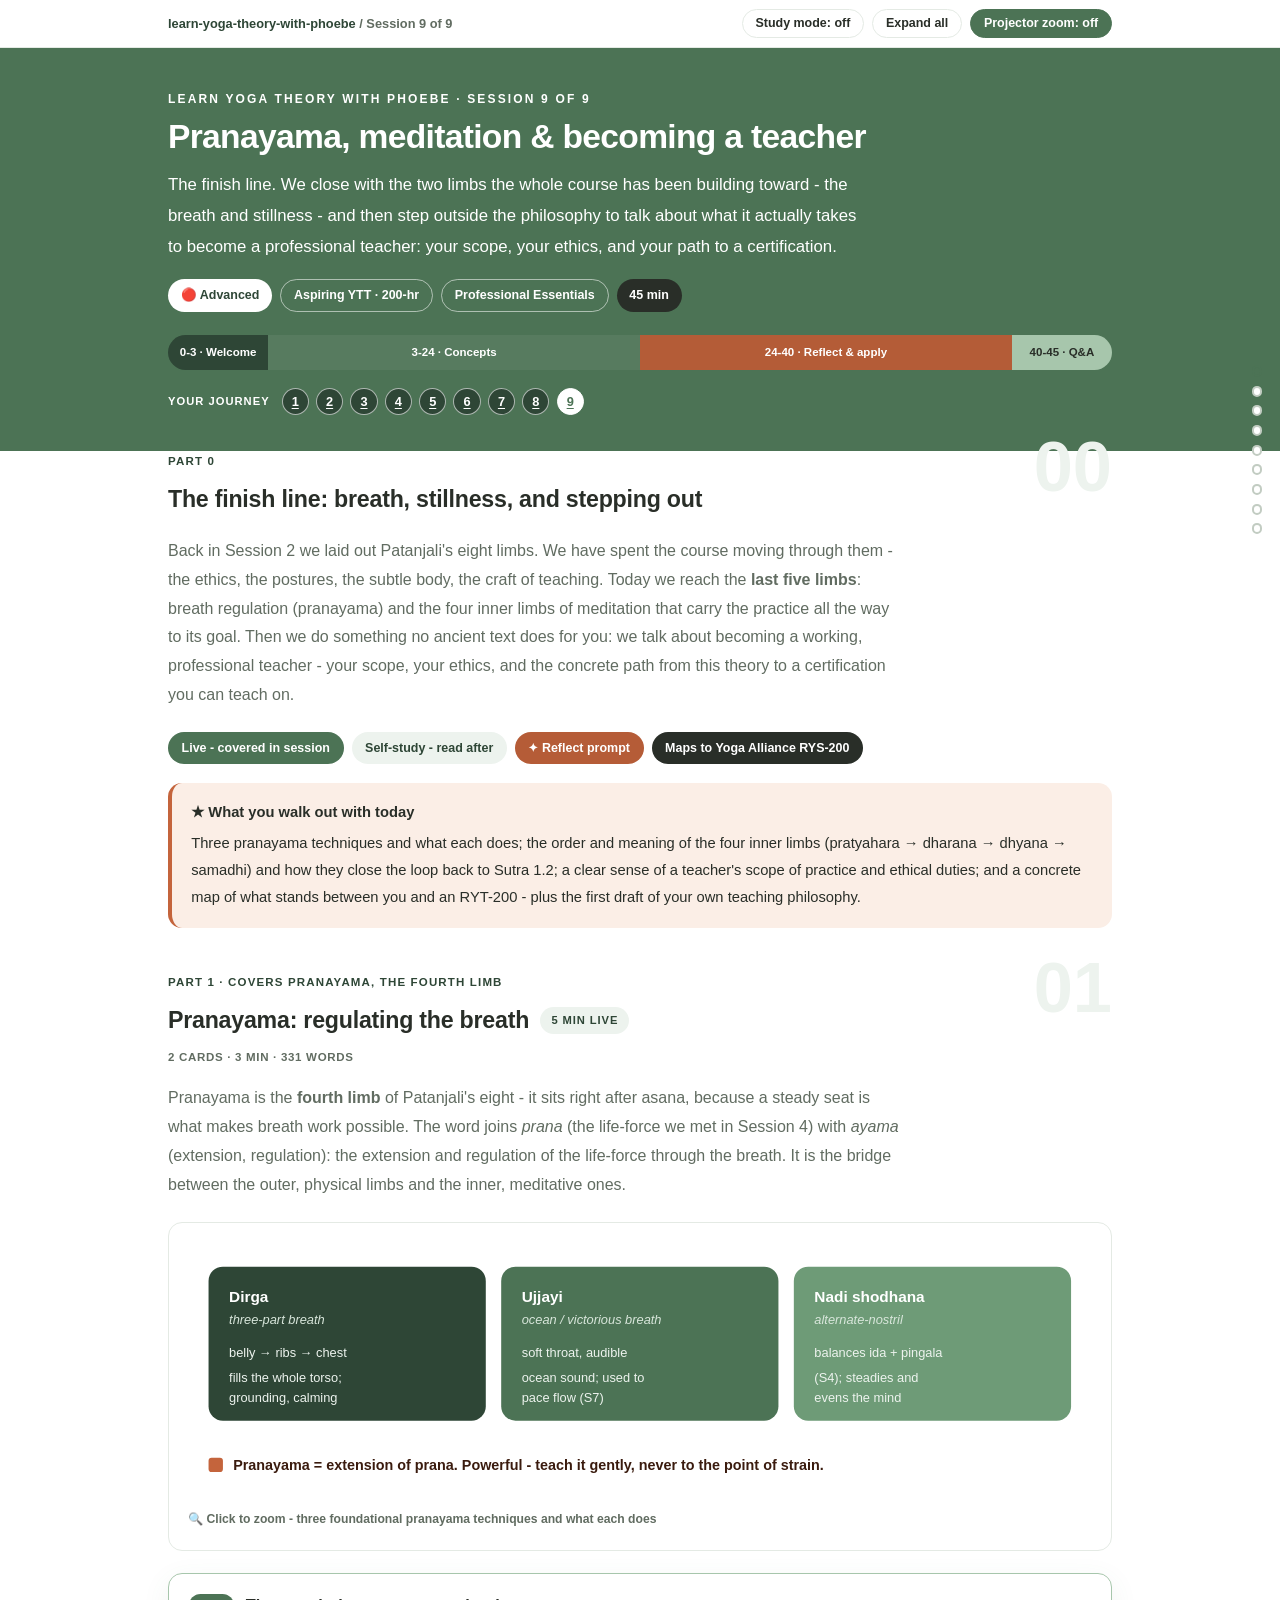
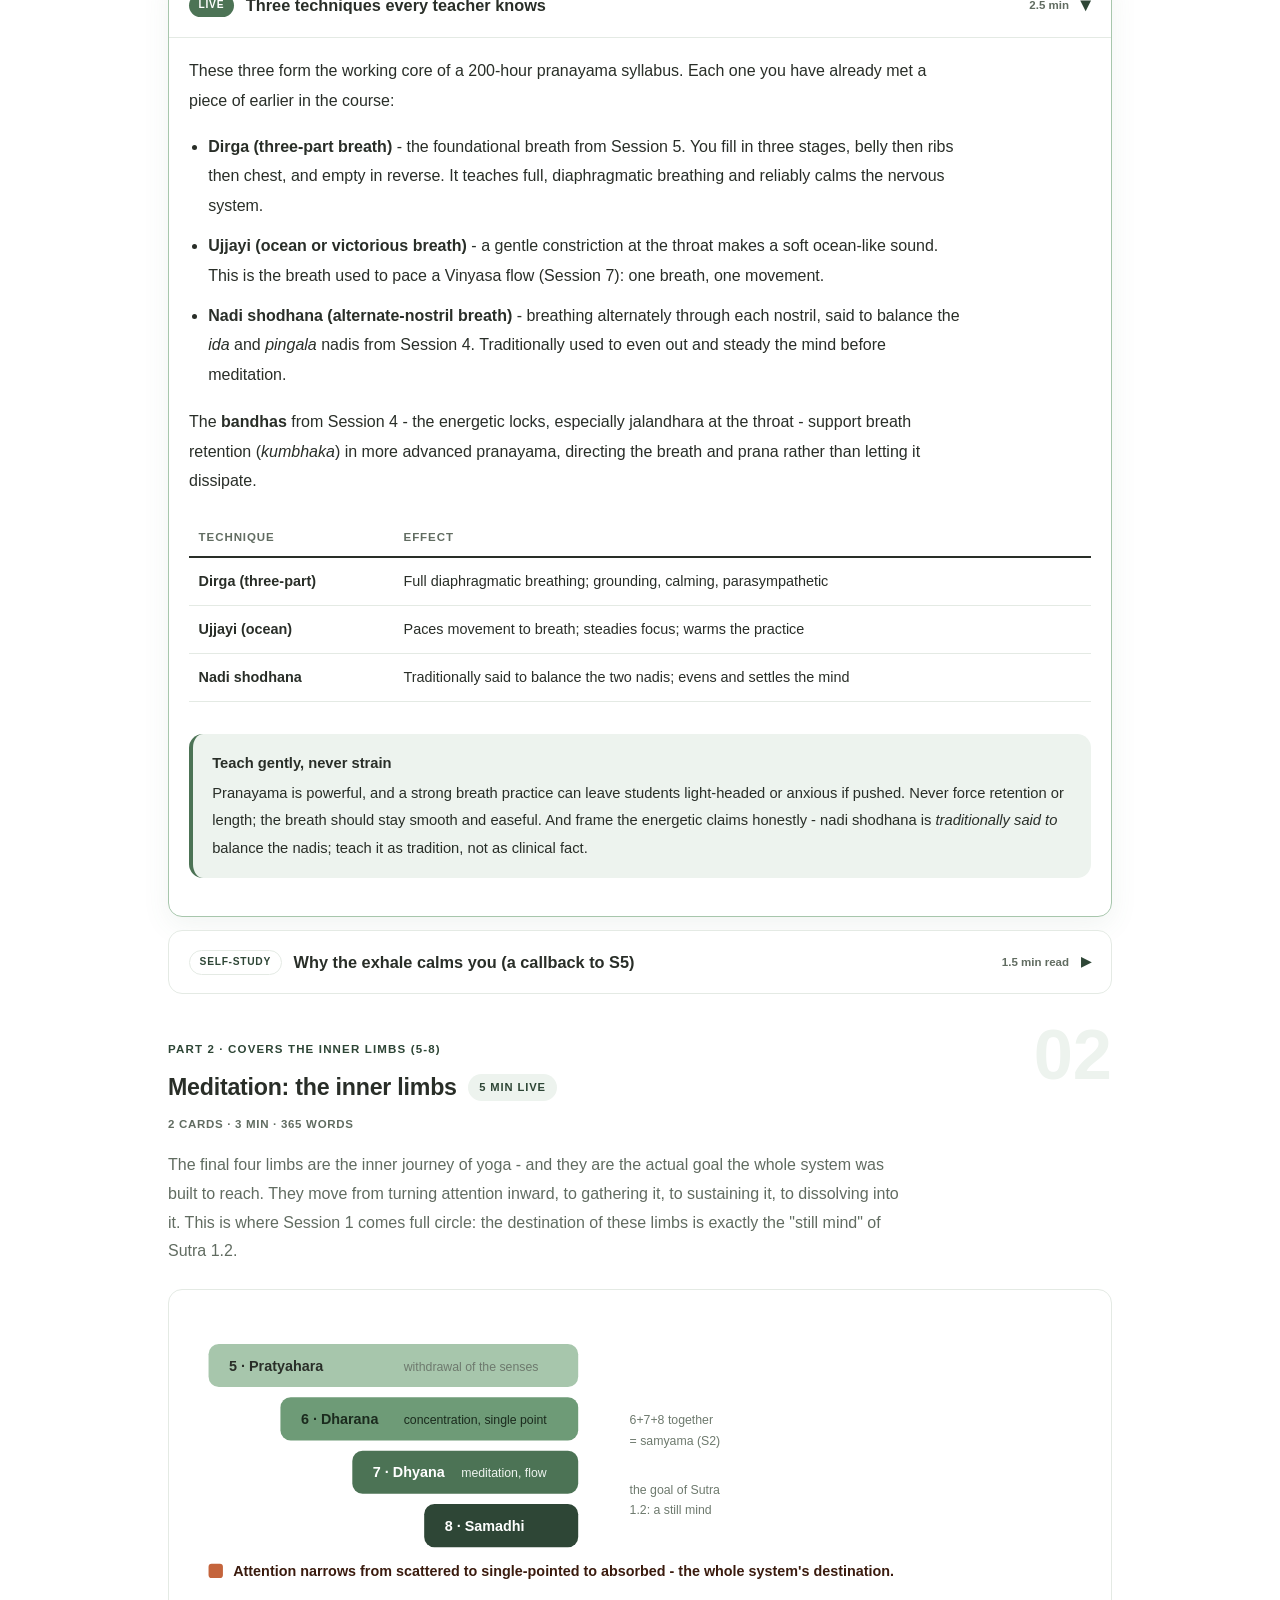
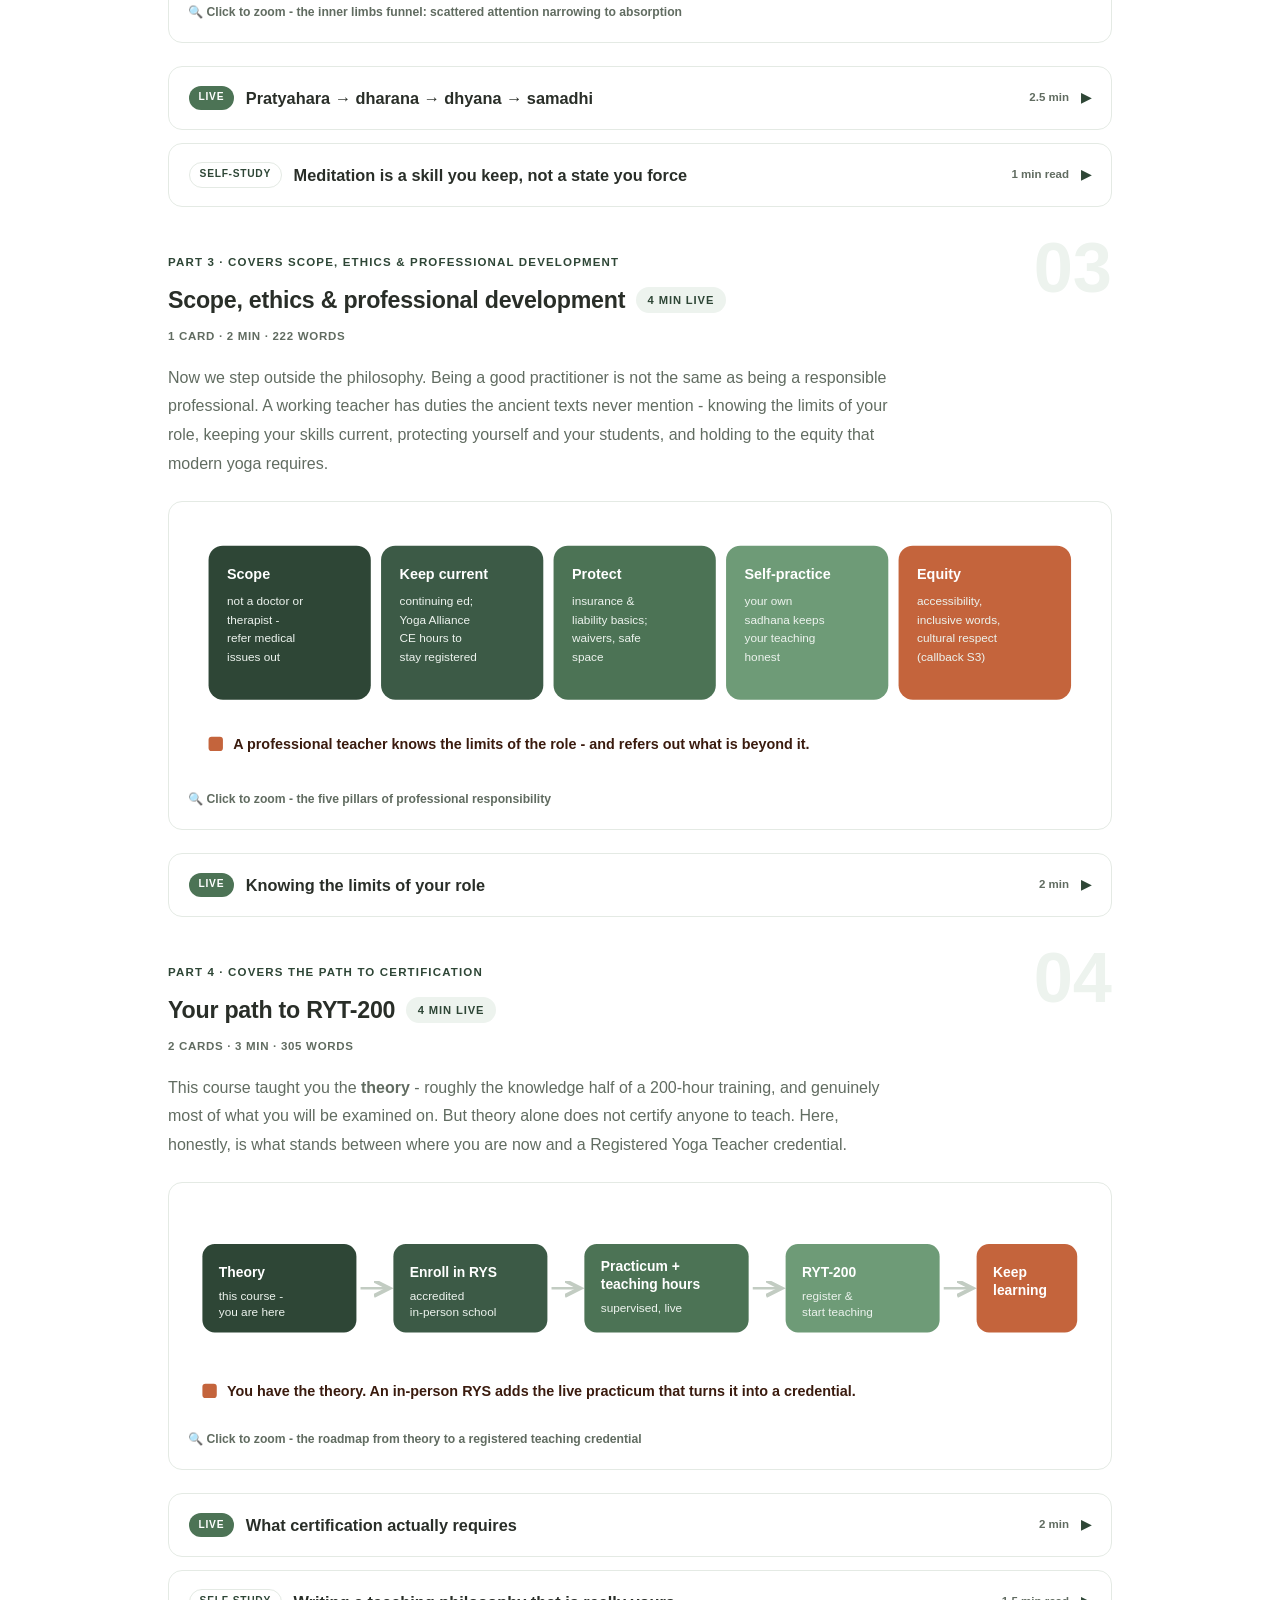
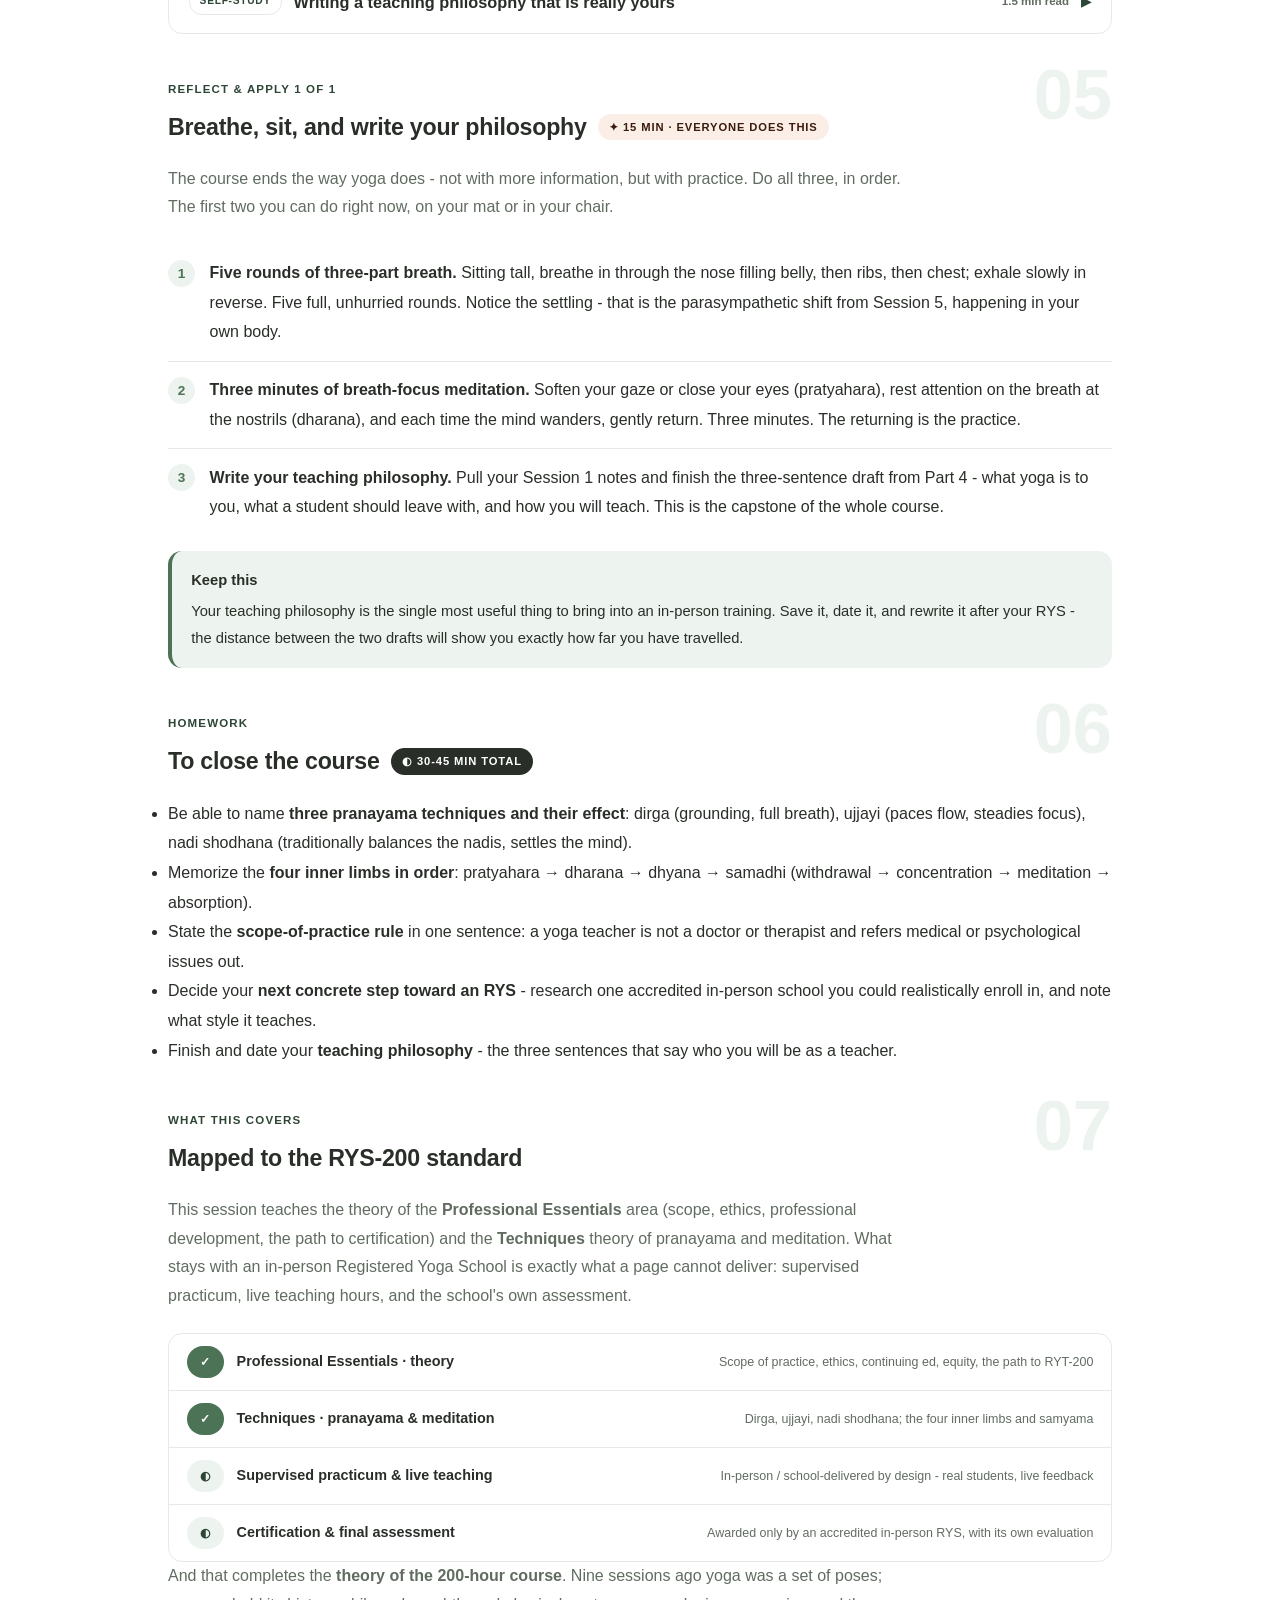
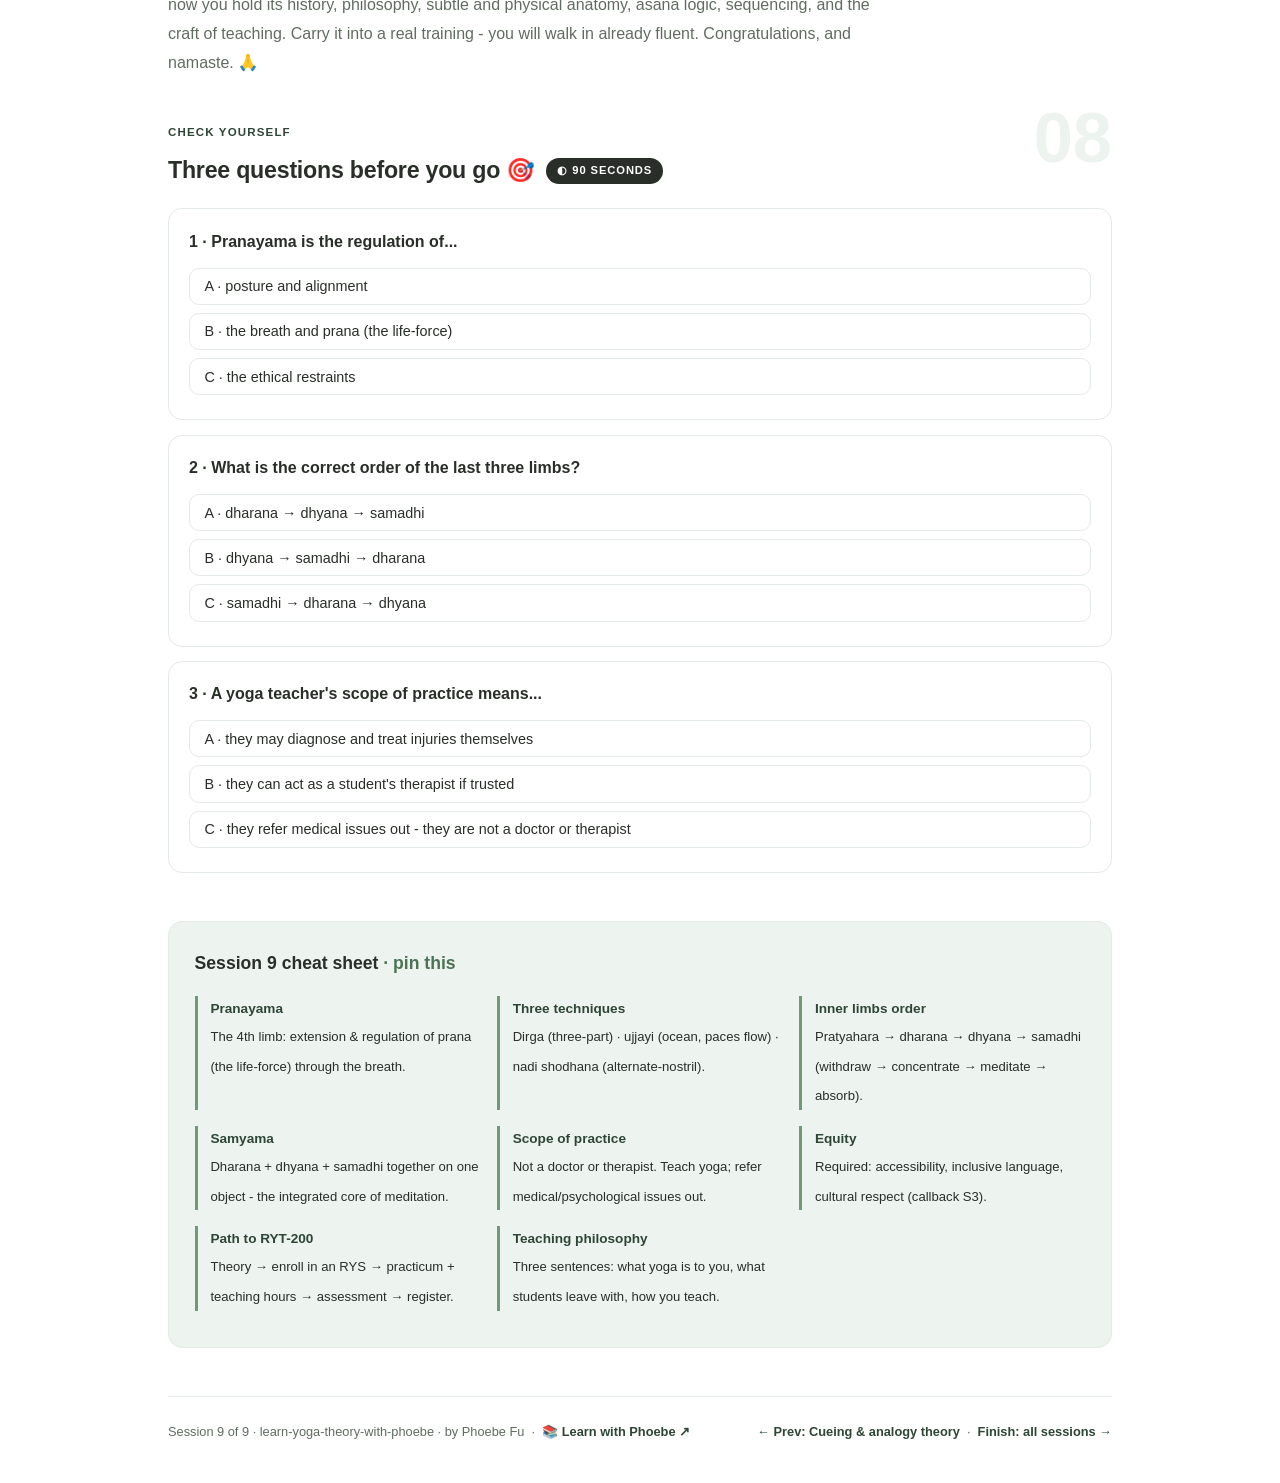
<file: courses/09-pranayama-meditation.html>
<!DOCTYPE html>
<html lang="en">
<head>
<meta charset="UTF-8">
<meta name="viewport" content="width=device-width, initial-scale=1.0">
<!-- social:start -->
<meta name="description" content="Back in Session 2 we laid out Patanjali&#x27;s eight limbs. We have spent the course moving through them - the ethics, the postures, the subtle body, the craft of teaching. Today we reach the...">
<meta property="og:type" content="article">
<meta property="og:site_name" content="Learn with Phoebe">
<meta property="og:title" content="Pranayama, meditation &amp; becoming a teacher - learn yoga theory with phoebe">
<meta property="og:description" content="Back in Session 2 we laid out Patanjali&#x27;s eight limbs. We have spent the course moving through them - the ethics, the postures, the subtle body, the craft of teaching. Today we reach the...">
<meta property="og:url" content="https://phoebefu6.github.io/learn-yoga-theory-with-phoebe/courses/09-pranayama-meditation.html">
<meta property="og:image" content="https://phoebefu6.github.io/learn-yoga-theory-with-phoebe/assets/og-cover.png">
<meta property="og:image:width" content="1200">
<meta property="og:image:height" content="630">
<meta name="twitter:card" content="summary_large_image">
<meta name="twitter:title" content="Pranayama, meditation &amp; becoming a teacher - learn yoga theory with phoebe">
<meta name="twitter:description" content="Back in Session 2 we laid out Patanjali&#x27;s eight limbs. We have spent the course moving through them - the ethics, the postures, the subtle body, the craft of teaching. Today we reach the...">
<meta name="twitter:image" content="https://phoebefu6.github.io/learn-yoga-theory-with-phoebe/assets/og-cover.png">
<!-- social:end -->
<title>Session 9 · Pranayama, meditation &amp; becoming a teacher - learn yoga theory with phoebe</title>
<link rel="stylesheet" href="../assets/style.css?v=29">
</head>
<body>

<div class="toolbar">
  <div class="wrap">
    <span class="crumb"><a href="../index.html">learn-yoga-theory-with-phoebe</a> / Session 9 of 9</span>
    <button class="btn" id="toggle-all" type="button">Expand all</button>
    <button class="btn primary" id="zoom-toggle" type="button">Projector zoom: off</button>
  </div>
</div>

<header class="masthead">
  <div class="wrap">
    <div class="eyebrow">Learn Yoga Theory with Phoebe · Session 9 of 9</div>
    <h1>Pranayama, meditation &amp; <span class="accent">becoming</span> a teacher</h1>
    <p class="sub">The finish line. We close with the two limbs the whole course has been building toward - the breath and stillness - and then step outside the philosophy to talk about what it actually takes to become a professional teacher: your scope, your ethics, and your path to a certification.</p>
    <div class="chip-row">
      <span class="chip level">🔴 Advanced</span>
      <span class="chip audience">Aspiring YTT · 200-hr</span>
      <span class="chip audience">Professional Essentials</span>
      <span class="chip time">45 min</span>
    </div>
    <div class="agenda">
      <span class="a1" style="flex:1">0-3 · Welcome</span>
      <span class="a2" style="flex:4">3-24 · Concepts</span>
      <span class="a3" style="flex:4">24-40 · Reflect &amp; apply</span>
      <span class="a4" style="flex:1">40-45 · Q&amp;A</span>
    </div>
  </div>
</header>

<main class="wrap">

  <!-- ============ INTRO ============ -->
  <section class="section" id="intro">
    <div class="section-kicker">
      <span class="klabel">Part 0</span>
      <h2>The finish line: breath, stillness, and stepping out</h2>
    </div>
    <p class="lede">Back in Session 2 we laid out Patanjali's eight limbs. We have spent the course moving through them - the ethics, the postures, the subtle body, the craft of teaching. Today we reach the <strong>last five limbs</strong>: breath regulation (pranayama) and the four inner limbs of meditation that carry the practice all the way to its goal. Then we do something no ancient text does for you: we talk about becoming a working, professional teacher - your scope, your ethics, and the concrete path from this theory to a certification you can teach on.</p>
    <div class="legend">
      <span class="pill solid">Live - covered in session</span>
      <span class="pill light">Self-study - read after</span>
      <span class="pill peach">✦ Reflect prompt</span>
      <span class="pill inkpill">Maps to Yoga Alliance RYS-200</span>
    </div>
    <div class="callout win">
      <strong>★ What you walk out with today</strong>
      Three pranayama techniques and what each does; the order and meaning of the four inner limbs (pratyahara → dharana → dhyana → samadhi) and how they close the loop back to Sutra 1.2; a clear sense of a teacher's scope of practice and ethical duties; and a concrete map of what stands between you and an RYT-200 - plus the first draft of your own teaching philosophy.
    </div>
  </section>

  <!-- ============ PART 1: PRANAYAMA ============ -->
  <section class="section" id="pranayama">
    <div class="section-kicker">
      <span class="klabel">Part 1 · covers pranayama, the fourth limb</span>
      <h2>Pranayama: regulating the breath <span class="tag concept">5 min live</span></h2>
    </div>
    <p class="lede">Pranayama is the <strong>fourth limb</strong> of Patanjali's eight - it sits right after asana, because a steady seat is what makes breath work possible. The word joins <em>prana</em> (the life-force we met in Session 4) with <em>ayama</em> (extension, regulation): the extension and regulation of the life-force through the breath. It is the bridge between the outer, physical limbs and the inner, meditative ones.</p>

    <figure class="zoomable">
      <svg viewBox="0 0 880 250" xmlns="http://www.w3.org/2000/svg" role="img" aria-label="Three pranayama techniques: three-part breath, ocean breath, alternate-nostril breath">
        <style>
          .prT { font: 700 15px Inter, sans-serif; fill: #FFFFFF; }
          .prS { font: italic 400 12.5px Inter, sans-serif; fill: #D8E6DB; }
          .prX { font: 400 12.5px Inter, sans-serif; fill: #EDF3EE; }
          .prN { font: 600 14px Inter, sans-serif; fill: #3A1B0E; }
        </style>
        <rect x="20" y="24" width="270" height="150" rx="14" fill="#2E4636"/>
        <text class="prT" x="40" y="58">Dirga</text>
        <text class="prS" x="40" y="80">three-part breath</text>
        <text class="prX" x="40" y="112">belly → ribs → chest</text>
        <text class="prX" x="40" y="136">fills the whole torso;</text>
        <text class="prX" x="40" y="156">grounding, calming</text>
        <rect x="305" y="24" width="270" height="150" rx="14" fill="#4C7355"/>
        <text class="prT" x="325" y="58">Ujjayi</text>
        <text class="prS" x="325" y="80">ocean / victorious breath</text>
        <text class="prX" x="325" y="112">soft throat, audible</text>
        <text class="prX" x="325" y="136">ocean sound; used to</text>
        <text class="prX" x="325" y="156">pace flow (S7)</text>
        <rect x="590" y="24" width="270" height="150" rx="14" fill="#6E9B77"/>
        <text class="prT" x="610" y="58" fill="#FFFFFF">Nadi shodhana</text>
        <text class="prS" x="610" y="80" fill="#1B2B1E">alternate-nostril</text>
        <text class="prX" x="610" y="112" fill="#1B2B1E">balances ida + pingala</text>
        <text class="prX" x="610" y="136" fill="#1B2B1E">(S4); steadies and</text>
        <text class="prX" x="610" y="156" fill="#1B2B1E">evens the mind</text>
        <rect x="20" y="210" width="14" height="14" rx="3" fill="#C4643C"/>
        <text class="prN" x="44" y="222">Pranayama = extension of prana. Powerful - teach it gently, never to the point of strain.</text>
      </svg>
      <figcaption>🔍 Click to zoom - three foundational pranayama techniques and what each does</figcaption>
    </figure>

    <details class="card" open>
      <summary><span class="mode live">Live</span>Three techniques every teacher knows<span class="mini">2.5 min</span><span class="caret">▶</span></summary>
      <div class="body">
        <p>These three form the working core of a 200-hour pranayama syllabus. Each one you have already met a piece of earlier in the course:</p>
        <ul>
          <li><strong>Dirga (three-part breath)</strong> - the foundational breath from Session 5. You fill in three stages, belly then ribs then chest, and empty in reverse. It teaches full, diaphragmatic breathing and reliably calms the nervous system.</li>
          <li><strong>Ujjayi (ocean or victorious breath)</strong> - a gentle constriction at the throat makes a soft ocean-like sound. This is the breath used to pace a Vinyasa flow (Session 7): one breath, one movement.</li>
          <li><strong>Nadi shodhana (alternate-nostril breath)</strong> - breathing alternately through each nostril, said to balance the <em>ida</em> and <em>pingala</em> nadis from Session 4. Traditionally used to even out and steady the mind before meditation.</li>
        </ul>
        <p>The <strong>bandhas</strong> from Session 4 - the energetic locks, especially jalandhara at the throat - support breath retention (<em>kumbhaka</em>) in more advanced pranayama, directing the breath and prana rather than letting it dissipate.</p>
        <table class="clean">
          <thead><tr><th>Technique</th><th>Effect</th></tr></thead>
          <tbody>
            <tr><td>Dirga (three-part)</td><td>Full diaphragmatic breathing; grounding, calming, parasympathetic</td></tr>
            <tr><td>Ujjayi (ocean)</td><td>Paces movement to breath; steadies focus; warms the practice</td></tr>
            <tr><td>Nadi shodhana</td><td>Traditionally said to balance the two nadis; evens and settles the mind</td></tr>
          </tbody>
        </table>
        <div class="callout tip">
          <strong>Teach gently, never strain</strong>
          Pranayama is powerful, and a strong breath practice can leave students light-headed or anxious if pushed. Never force retention or length; the breath should stay smooth and easeful. And frame the energetic claims honestly - nadi shodhana is <em>traditionally said to</em> balance the nadis; teach it as tradition, not as clinical fact.
        </div>
      </div>
    </details>

    <details class="card">
      <summary><span class="mode self">Self-study</span>Why the exhale calms you (a callback to S5)<span class="mini">1.5 min read</span><span class="caret">▶</span></summary>
      <div class="body">
        <p>Session 5 gave you the mechanism: the diaphragm is both the primary breathing muscle and a regulator of the autonomic nervous system, and <strong>lengthening the exhale increases parasympathetic (rest-and-digest) tone</strong> through the vagus nerve. That is the physiology under every "calming" pranayama. When you slow and extend the out-breath - in dirga, in a settling ujjayi, in nadi shodhana - you are not just relaxing psychologically; you are shifting the nervous system toward rest. It is the clearest place where the ancient practice and modern anatomy meet.</p>
      </div>
    </details>
  </section>

  <!-- ============ PART 2: MEDITATION ============ -->
  <section class="section" id="meditation">
    <div class="section-kicker">
      <span class="klabel">Part 2 · covers the inner limbs (5-8)</span>
      <h2>Meditation: the inner limbs <span class="tag concept">5 min live</span></h2>
    </div>
    <p class="lede">The final four limbs are the inner journey of yoga - and they are the actual goal the whole system was built to reach. They move from turning attention inward, to gathering it, to sustaining it, to dissolving into it. This is where Session 1 comes full circle: the destination of these limbs is exactly the "still mind" of Sutra 1.2.</p>

    <figure class="zoomable">
      <svg viewBox="0 0 880 275" xmlns="http://www.w3.org/2000/svg" role="img" aria-label="A funnel from scattered attention through concentration and meditation to absorption">
        <style>
          .meT { font: 700 14px Inter, sans-serif; fill: #FFFFFF; }
          .meL { font: 700 14px Inter, sans-serif; fill: #292E28; }
          .meX { font: 400 12px Inter, sans-serif; fill: #6E7A6E; }
          .meN { font: 600 14px Inter, sans-serif; fill: #3A1B0E; }
        </style>
        <rect x="20" y="34" width="360" height="42" rx="10" fill="#A7C6AC"/>
        <text class="meL" x="40" y="60">5 · Pratyahara</text>
        <text class="meX" x="210" y="60">withdrawal of the senses</text>
        <rect x="90" y="86" width="290" height="42" rx="10" fill="#6E9B77"/>
        <text class="meT" x="110" y="112" fill="#1B2B1E" style="fill:#1B2B1E">6 · Dharana</text>
        <text class="meX" x="210" y="112" fill="#1B2B1E" style="fill:#1B2B1E">concentration, single point</text>
        <rect x="160" y="138" width="220" height="42" rx="10" fill="#4C7355"/>
        <text class="meT" x="180" y="164">7 · Dhyana</text>
        <text class="meX" x="266" y="164" fill="#EDF3EE" style="fill:#EDF3EE">meditation, flow</text>
        <rect x="230" y="190" width="150" height="42" rx="10" fill="#2E4636"/>
        <text class="meT" x="250" y="216">8 · Samadhi</text>
        <text class="meX" x="430" y="112" fill="#3A1B0E">6+7+8 together</text>
        <text class="meX" x="430" y="132" fill="#3A1B0E">= samyama (S2)</text>
        <text class="meX" x="430" y="180" fill="#3A1B0E">the goal of Sutra</text>
        <text class="meX" x="430" y="200" fill="#3A1B0E">1.2: a still mind</text>
        <rect x="20" y="248" width="14" height="14" rx="3" fill="#C4643C"/>
        <text class="meN" x="44" y="260">Attention narrows from scattered to single-pointed to absorbed - the whole system's destination.</text>
      </svg>
      <figcaption>🔍 Click to zoom - the inner limbs funnel: scattered attention narrowing to absorption</figcaption>
    </figure>

    <details class="card">
      <summary><span class="mode live">Live</span>Pratyahara → dharana → dhyana → samadhi<span class="mini">2.5 min</span><span class="caret">▶</span></summary>
      <div class="body">
        <p>The four inner limbs are a continuum, not four separate techniques - each one deepens into the next:</p>
        <ul>
          <li><strong>Pratyahara (limb 5) - withdrawal of the senses.</strong> Attention stops chasing sights and sounds and turns inward. This is the doorway between the outer limbs and meditation proper.</li>
          <li><strong>Dharana (limb 6) - concentration.</strong> Attention is gathered and held on a single point: the breath, a mantra, a sensation. Effortful, and repeatedly returning.</li>
          <li><strong>Dhyana (limb 7) - meditation.</strong> Concentration becomes an uninterrupted flow. You are no longer repeatedly bringing attention back; it simply stays.</li>
          <li><strong>Samadhi (limb 8) - absorption.</strong> The sense of a separate observer dissolves; only the object of meditation remains. This is <em>union</em> - the destination of the whole path.</li>
        </ul>
        <p>When dharana, dhyana and samadhi happen together on a single object, the texts call it <strong>samyama</strong> - the integrated core of meditation you first met in Session 2. And notice where this lands: a mind gathered to a single point and absorbed is precisely <em>chitta vritti nirodha</em>, the "stilling of the fluctuations of the mind" from Sutra 1.2. The course ends where it began.</p>
        <div class="callout example">
          <span class="ex-pill">Real world</span>
          <p><strong>A breath-focus meditation you can lead.</strong> You do not need anything exotic to teach the inner limbs. At the close of a class: "Let your eyes close and your senses soften inward" - that is pratyahara. "Rest your full attention on the feeling of the breath at the tip of your nose; when the mind wanders, gently bring it back" - that is dharana. "Keep returning, and let the returns get shorter, until attention simply rests there" - you are pointing toward dhyana. Two or three quiet minutes of exactly this is real meditation instruction, delivered in plain language.</p>
        </div>
      </div>
    </details>

    <details class="card">
      <summary><span class="mode self">Self-study</span>Meditation is a skill you keep, not a state you force<span class="mini">1 min read</span><span class="caret">▶</span></summary>
      <div class="body">
        <p>Beginners often think they are "bad at meditation" because their mind wanders. But the wandering <em>is</em> the practice - dharana is defined by the returning. The skill you are building is not a blank mind; it is the gentle, patient act of coming back, again and again, without self-judgment. As a teacher, this is what you normalize for students: the point is not to stop the thoughts, it is to keep returning. That reframe alone keeps people meditating instead of quitting.</p>
      </div>
    </details>
  </section>

  <!-- ============ PART 3: SCOPE & ETHICS ============ -->
  <section class="section" id="scope-ethics">
    <div class="section-kicker">
      <span class="klabel">Part 3 · covers scope, ethics &amp; professional development</span>
      <h2>Scope, ethics &amp; professional development <span class="tag concept">4 min live</span></h2>
    </div>
    <p class="lede">Now we step outside the philosophy. Being a good practitioner is not the same as being a responsible professional. A working teacher has duties the ancient texts never mention - knowing the limits of your role, keeping your skills current, protecting yourself and your students, and holding to the equity that modern yoga requires.</p>

    <figure class="zoomable">
      <svg viewBox="0 0 880 250" xmlns="http://www.w3.org/2000/svg" role="img" aria-label="Five pillars of a yoga teacher's professional responsibilities">
        <style>
          .seT { font: 700 14px Inter, sans-serif; fill: #FFFFFF; }
          .seX { font: 400 11.5px Inter, sans-serif; fill: #EDF3EE; }
          .seN { font: 600 14px Inter, sans-serif; fill: #3A1B0E; }
        </style>
        <rect x="20" y="24" width="158" height="150" rx="14" fill="#2E4636"/>
        <text class="seT" x="38" y="56">Scope</text>
        <text class="seX" x="38" y="82">not a doctor or</text>
        <text class="seX" x="38" y="100">therapist -</text>
        <text class="seX" x="38" y="118">refer medical</text>
        <text class="seX" x="38" y="136">issues out</text>
        <rect x="188" y="24" width="158" height="150" rx="14" fill="#3C5A46"/>
        <text class="seT" x="206" y="56">Keep current</text>
        <text class="seX" x="206" y="82">continuing ed;</text>
        <text class="seX" x="206" y="100">Yoga Alliance</text>
        <text class="seX" x="206" y="118">CE hours to</text>
        <text class="seX" x="206" y="136">stay registered</text>
        <rect x="356" y="24" width="158" height="150" rx="14" fill="#4C7355"/>
        <text class="seT" x="374" y="56">Protect</text>
        <text class="seX" x="374" y="82">insurance &amp;</text>
        <text class="seX" x="374" y="100">liability basics;</text>
        <text class="seX" x="374" y="118">waivers, safe</text>
        <text class="seX" x="374" y="136">space</text>
        <rect x="524" y="24" width="158" height="150" rx="14" fill="#6E9B77"/>
        <text class="seT" x="542" y="56" fill="#FFFFFF">Self-practice</text>
        <text class="seX" x="542" y="82" fill="#1B2B1E">your own</text>
        <text class="seX" x="542" y="100" fill="#1B2B1E">sadhana keeps</text>
        <text class="seX" x="542" y="118" fill="#1B2B1E">your teaching</text>
        <text class="seX" x="542" y="136" fill="#1B2B1E">honest</text>
        <rect x="692" y="24" width="168" height="150" rx="14" fill="#C4643C"/>
        <text class="seT" x="710" y="56">Equity</text>
        <text class="seX" x="710" y="82" fill="#FBEEE6">accessibility,</text>
        <text class="seX" x="710" y="100" fill="#FBEEE6">inclusive words,</text>
        <text class="seX" x="710" y="118" fill="#FBEEE6">cultural respect</text>
        <text class="seX" x="710" y="136" fill="#FBEEE6">(callback S3)</text>
        <rect x="20" y="210" width="14" height="14" rx="3" fill="#C4643C"/>
        <text class="seN" x="44" y="222">A professional teacher knows the limits of the role - and refers out what is beyond it.</text>
      </svg>
      <figcaption>🔍 Click to zoom - the five pillars of professional responsibility</figcaption>
    </figure>

    <details class="card">
      <summary><span class="mode live">Live</span>Knowing the limits of your role<span class="mini">2 min</span><span class="caret">▶</span></summary>
      <div class="body">
        <ul>
          <li><strong>Scope of practice.</strong> A yoga teacher is not a doctor, physiotherapist or psychotherapist. You teach yoga; you do not diagnose, treat or counsel. When a student presents a medical or psychological issue beyond a general practice, you refer them out to the right professional. Knowing this line is a mark of a good teacher, not a limitation.</li>
          <li><strong>Continuing education.</strong> Yoga Alliance registration expects ongoing CE hours - you keep learning after your 200 hours, not stop.</li>
          <li><strong>Insurance &amp; liability.</strong> Working teachers carry liability insurance and understand basic waivers and duty of care. This is unglamorous and essential.</li>
          <li><strong>Ongoing self-practice (sadhana).</strong> You cannot pour from an empty cup or teach a practice you have abandoned. Your own steady practice is what keeps your teaching rooted and honest.</li>
          <li><strong>Equity in yoga.</strong> The 200-hour standard requires it (Session 3): accessible teaching, inclusive language, and genuine respect for yoga's cultural and philosophical origins. It is a professional duty, not an optional extra.</li>
        </ul>
        <div class="callout tip">
          <strong>Not medical advice - refer out</strong>
          When in doubt, refer out. If a student describes pain, a diagnosed condition, pregnancy complications, or mental-health distress, your safest and most ethical move is to point them toward a qualified medical professional and stay within teaching general, well-cued yoga. "I'm a yoga teacher, not a doctor - please check with yours" is a complete and professional answer.
        </div>
      </div>
    </details>
  </section>

  <!-- ============ PART 4: YOUR PATH ============ -->
  <section class="section" id="your-path">
    <div class="section-kicker">
      <span class="klabel">Part 4 · covers the path to certification</span>
      <h2>Your path to RYT-200 <span class="tag concept">4 min live</span></h2>
    </div>
    <p class="lede">This course taught you the <strong>theory</strong> - roughly the knowledge half of a 200-hour training, and genuinely most of what you will be examined on. But theory alone does not certify anyone to teach. Here, honestly, is what stands between where you are now and a Registered Yoga Teacher credential.</p>

    <figure class="zoomable">
      <svg viewBox="0 0 880 210" xmlns="http://www.w3.org/2000/svg" role="img" aria-label="Roadmap from this theory course through an in-person school to RYT-200 and beyond">
        <style>
          .ypT { font: 700 13.5px Inter, sans-serif; fill: #FFFFFF; }
          .ypX { font: 400 11.5px Inter, sans-serif; fill: #EDF3EE; }
          .ypN { font: 600 14px Inter, sans-serif; fill: #3A1B0E; }
          .ypA { stroke: #C2CCC2; stroke-width: 2.5; fill: none; marker-end: url(#ypAh); }
        </style>
        <defs>
          <marker id="ypAh" markerWidth="9" markerHeight="9" refX="6" refY="3" orient="auto">
            <path d="M0,0 L6,3 L0,6" fill="none" stroke="#C2CCC2" stroke-width="1.5"/>
          </marker>
        </defs>
        <rect x="14" y="40" width="150" height="86" rx="12" fill="#2E4636"/>
        <text class="ypT" x="30" y="72">Theory</text>
        <text class="ypX" x="30" y="94">this course -</text>
        <text class="ypX" x="30" y="110">you are here</text>
        <line class="ypA" x1="168" y1="83" x2="196" y2="83"/>
        <rect x="200" y="40" width="150" height="86" rx="12" fill="#3C5A46"/>
        <text class="ypT" x="216" y="72">Enroll in RYS</text>
        <text class="ypX" x="216" y="94">accredited</text>
        <text class="ypX" x="216" y="110">in-person school</text>
        <line class="ypA" x1="354" y1="83" x2="382" y2="83"/>
        <rect x="386" y="40" width="160" height="86" rx="12" fill="#4C7355"/>
        <text class="ypT" x="402" y="66">Practicum +</text>
        <text class="ypT" x="402" y="84">teaching hours</text>
        <text class="ypX" x="402" y="106">supervised, live</text>
        <line class="ypA" x1="550" y1="83" x2="578" y2="83"/>
        <rect x="582" y="40" width="150" height="86" rx="12" fill="#6E9B77"/>
        <text class="ypT" x="598" y="72" fill="#FFFFFF">RYT-200</text>
        <text class="ypX" x="598" y="94" fill="#1B2B1E">register &amp;</text>
        <text class="ypX" x="598" y="110" fill="#1B2B1E">start teaching</text>
        <line class="ypA" x1="736" y1="83" x2="764" y2="83"/>
        <rect x="768" y="40" width="98" height="86" rx="12" fill="#C4643C"/>
        <text class="ypT" x="784" y="72">Keep</text>
        <text class="ypT" x="784" y="90">learning</text>
        <rect x="14" y="176" width="14" height="14" rx="3" fill="#C4643C"/>
        <text class="ypN" x="38" y="188">You have the theory. An in-person RYS adds the live practicum that turns it into a credential.</text>
      </svg>
      <figcaption>🔍 Click to zoom - the roadmap from theory to a registered teaching credential</figcaption>
    </figure>

    <details class="card">
      <summary><span class="mode live">Live</span>What certification actually requires<span class="mini">2 min</span><span class="caret">▶</span></summary>
      <div class="body">
        <p>Certification is delivered by an accredited in-person Registered Yoga School (RYS). Beyond the theory you now hold, it adds the things only a live setting can give:</p>
        <ul>
          <li><strong>Contact hours.</strong> A minimum block of hours learning in person with faculty, not on a page.</li>
          <li><strong>Supervised practicum.</strong> Practising hands-on assists and adjustments on real bodies, with consent and live feedback (the ◐ items from Session 8).</li>
          <li><strong>Live teaching hours.</strong> Actually teaching a class, or parts of one, and being observed and corrected.</li>
          <li><strong>The school's assessment.</strong> Each RYS runs its own final evaluation and, on passing, you can register as an <strong>RYT-200</strong>.</li>
        </ul>
        <p>Walk into that training already fluent in everything this course covered, and you will spend your in-person hours on what truly needs a room: your voice, your hands, and real students in front of you.</p>
        <div class="prompt-box good"><span class="label">✦ Reflect now</span>Pull out your notes from Session 1 - your "I want to teach yoga because..." and your own words for Sutra 1.2.

Now draft a three-sentence teaching philosophy: (1) what yoga is to you, (2) what you want a student to leave your class with, (3) how you will teach - the tone and the values. This is the seed of who you will be as a teacher.</div>
      </div>
    </details>

    <details class="card">
      <summary><span class="mode self">Self-study</span>Writing a teaching philosophy that is really yours<span class="mini">1.5 min read</span><span class="caret">▶</span></summary>
      <div class="body">
        <p>A teaching philosophy is not a marketing slogan - it is the compass you teach by. The strongest ones are specific and honest: they name the tradition you stand in, the tone you want in your room (invitational, from Session 8), and the one thing you most want students to feel. Draw it from your own practice, not from what sounds impressive. Revisit and rewrite it every year; as your practice deepens, so should the philosophy. When a hard teaching decision comes - how to handle an injury, whether to push a room - your philosophy is what you check against.</p>
      </div>
    </details>
  </section>

  <!-- ============ REFLECT & APPLY ============ -->
  <section class="section" id="apply-1">
    <div class="section-kicker">
      <span class="klabel">Reflect &amp; apply 1 of 1</span>
      <h2>Breathe, sit, and write your philosophy <span class="tag demo">✦ 15 min · everyone does this</span></h2>
    </div>
    <p class="lede">The course ends the way yoga does - not with more information, but with practice. Do all three, in order. The first two you can do right now, on your mat or in your chair.</p>

    <div class="steps">
      <div class="step"><p><strong>Five rounds of three-part breath.</strong> Sitting tall, breathe in through the nose filling belly, then ribs, then chest; exhale slowly in reverse. Five full, unhurried rounds. Notice the settling - that is the parasympathetic shift from Session 5, happening in your own body.</p></div>
      <div class="step"><p><strong>Three minutes of breath-focus meditation.</strong> Soften your gaze or close your eyes (pratyahara), rest attention on the breath at the nostrils (dharana), and each time the mind wanders, gently return. Three minutes. The returning is the practice.</p></div>
      <div class="step"><p><strong>Write your teaching philosophy.</strong> Pull your Session 1 notes and finish the three-sentence draft from Part 4 - what yoga is to you, what a student should leave with, and how you will teach. This is the capstone of the whole course.</p></div>
    </div>

    <div class="callout tip">
      <strong>Keep this</strong>
      Your teaching philosophy is the single most useful thing to bring into an in-person training. Save it, date it, and rewrite it after your RYS - the distance between the two drafts will show you exactly how far you have travelled.
    </div>
  </section>

  <!-- ============ HOMEWORK ============ -->
  <section class="section" id="exercise">
    <div class="section-kicker">
      <span class="klabel">Homework</span>
      <h2>To close the course <span class="tag exercise">◐ 30-45 min total</span></h2>
    </div>
    <ul>
      <li>Be able to name <strong>three pranayama techniques and their effect</strong>: dirga (grounding, full breath), ujjayi (paces flow, steadies focus), nadi shodhana (traditionally balances the nadis, settles the mind).</li>
      <li>Memorize the <strong>four inner limbs in order</strong>: pratyahara → dharana → dhyana → samadhi (withdrawal → concentration → meditation → absorption).</li>
      <li>State the <strong>scope-of-practice rule</strong> in one sentence: a yoga teacher is not a doctor or therapist and refers medical or psychological issues out.</li>
      <li>Decide your <strong>next concrete step toward an RYS</strong> - research one accredited in-person school you could realistically enroll in, and note what style it teaches.</li>
      <li>Finish and date your <strong>teaching philosophy</strong> - the three sentences that say who you will be as a teacher.</li>
    </ul>
  </section>

  <!-- ============ SOURCES / COVERAGE ============ -->
  <section class="section" id="official">
    <div class="section-kicker">
      <span class="klabel">What this covers</span>
      <h2>Mapped to the RYS-200 standard</h2>
    </div>
    <p class="lede">This session teaches the theory of the <strong>Professional Essentials</strong> area (scope, ethics, professional development, the path to certification) and the <strong>Techniques</strong> theory of pranayama and meditation. What stays with an in-person Registered Yoga School is exactly what a page cannot deliver: supervised practicum, live teaching hours, and the school's own assessment.</p>
    <div class="covered">
      <div class="covered-row"><span class="status pill solid">✓</span><span class="name">Professional Essentials · theory</span><span class="note">Scope of practice, ethics, continuing ed, equity, the path to RYT-200</span></div>
      <div class="covered-row"><span class="status pill solid">✓</span><span class="name">Techniques · pranayama &amp; meditation</span><span class="note">Dirga, ujjayi, nadi shodhana; the four inner limbs and samyama</span></div>
      <div class="covered-row"><span class="status pill light">◐</span><span class="name">Supervised practicum &amp; live teaching</span><span class="note">In-person / school-delivered by design - real students, live feedback</span></div>
      <div class="covered-row"><span class="status pill light">◐</span><span class="name">Certification &amp; final assessment</span><span class="note">Awarded only by an accredited in-person RYS, with its own evaluation</span></div>
    </div>
    <p class="lede">And that completes the <strong>theory of the 200-hour course</strong>. Nine sessions ago yoga was a set of poses; now you hold its history, philosophy, subtle and physical anatomy, asana logic, sequencing, and the craft of teaching. Carry it into a real training - you will walk in already fluent. Congratulations, and namaste. 🙏</p>
  </section>

  <!-- ============ QUIZ ============ -->
  <section class="section" id="quiz">
    <div class="section-kicker">
      <span class="klabel">Check yourself</span>
      <h2>Three questions before you go 🎯 <span class="tag exercise">◐ 90 seconds</span></h2>
    </div>
    <div class="quiz-q" data-answer="1">
      <p class="qtext">1 · Pranayama is the regulation of...</p>
      <button class="qopt" type="button">A · posture and alignment</button>
      <button class="qopt" type="button">B · the breath and prana (the life-force)</button>
      <button class="qopt" type="button">C · the ethical restraints</button>
      <p class="qwhy">Pranayama = prana (life-force) + ayama (extension/regulation). It is the fourth limb: the extension and regulation of the breath.</p>
    </div>
    <div class="quiz-q" data-answer="0">
      <p class="qtext">2 · What is the correct order of the last three limbs?</p>
      <button class="qopt" type="button">A · dharana → dhyana → samadhi</button>
      <button class="qopt" type="button">B · dhyana → samadhi → dharana</button>
      <button class="qopt" type="button">C · samadhi → dharana → dhyana</button>
      <p class="qwhy">Concentration (dharana) deepens into meditation (dhyana) which dissolves into absorption (samadhi). Together they are samyama.</p>
    </div>
    <div class="quiz-q" data-answer="2">
      <p class="qtext">3 · A yoga teacher's scope of practice means...</p>
      <button class="qopt" type="button">A · they may diagnose and treat injuries themselves</button>
      <button class="qopt" type="button">B · they can act as a student's therapist if trusted</button>
      <button class="qopt" type="button">C · they refer medical issues out - they are not a doctor or therapist</button>
      <p class="qwhy">A teacher teaches yoga; they do not diagnose, treat or counsel. Medical and psychological issues get referred to qualified professionals.</p>
    </div>
    <p class="quiz-score"></p>
  </section>

  <!-- ============ CHEAT SHEET ============ -->
  <section class="cheat" id="cheatsheet">
    <h3>Session 9 cheat sheet <span>· pin this</span></h3>
    <div class="grid-2">
      <div class="cheat-item"><b>Pranayama</b><span>The 4th limb: extension &amp; regulation of prana (the life-force) through the breath.</span></div>
      <div class="cheat-item"><b>Three techniques</b><span>Dirga (three-part) · ujjayi (ocean, paces flow) · nadi shodhana (alternate-nostril).</span></div>
      <div class="cheat-item"><b>Inner limbs order</b><span>Pratyahara → dharana → dhyana → samadhi (withdraw → concentrate → meditate → absorb).</span></div>
      <div class="cheat-item"><b>Samyama</b><span>Dharana + dhyana + samadhi together on one object - the integrated core of meditation.</span></div>
      <div class="cheat-item"><b>Scope of practice</b><span>Not a doctor or therapist. Teach yoga; refer medical/psychological issues out.</span></div>
      <div class="cheat-item"><b>Equity</b><span>Required: accessibility, inclusive language, cultural respect (callback S3).</span></div>
      <div class="cheat-item"><b>Path to RYT-200</b><span>Theory → enroll in an RYS → practicum + teaching hours → assessment → register.</span></div>
      <div class="cheat-item"><b>Teaching philosophy</b><span>Three sentences: what yoga is to you, what students leave with, how you teach.</span></div>
    </div>
  </section>

  <footer class="pagefoot">
    <span>Session 9 of 9 · learn-yoga-theory-with-phoebe · by Phoebe Fu &nbsp;·&nbsp; 📚 <a href="https://phoebefu6.github.io/learn-with-phoebe/">Learn with Phoebe ↗</a></span>
    <span><a href="08-cueing-analogy.html">← Prev: Cueing &amp; analogy theory</a> &nbsp;·&nbsp; <a href="../index.html">Finish: all sessions →</a></span>
  </footer>

</main>

<script src="../assets/app.js?v=27"></script>
</body>
</html>
</file>
<file: assets/style.css>
/* learn-claude-with-phoebe - editorial bold design system
   Accent: indigo #4C7355 · Ink: #292E28 · Flagship: amber #C4643C */

:root {
  --muted-text: #6C776C;
  --indigo: #4C7355;
  --indigo-deep: #2E4636;
  --indigo-mid: #6E9B77;
  --indigo-soft: #A7C6AC;
  --indigo-50: #EDF3EE;
  --ink: #292E28;
  --muted: #616C61;
  --faint: #C2CCC2;
  --hairline: #E4EAE4;
  --amber: #C4643C;
  --amber-solid: #B55C37;
  --amber-ink: #3A1B0E;
  --amber-50: #FBEEE6;
  --paper: #FFFFFF;
  --code-bg: #EDF3EE;
  --code-ink: #292E28;
  --radius: 14px;
}

* { margin: 0; padding: 0; box-sizing: border-box; }

html { font-size: 16px; scroll-behavior: smooth; }
html.zoom-125 { font-size: 20px; }
html.zoom-150 { font-size: 24px; }

body {
  font-family: "Inter", -apple-system, BlinkMacSystemFont, "Segoe UI", Roboto, sans-serif;
  background: var(--paper);
  color: var(--ink);
  line-height: 1.85;
  font-feature-settings: "tnum";
}

.wrap { max-width: 62rem; margin: 0 auto; padding: 0 1.5rem; }

/* ---------- header band ---------- */
.masthead {
  background: var(--indigo);
  color: #fff;
  padding: 2.5rem 0 2.25rem;
}
.masthead .eyebrow {
  font-size: .75rem;
  letter-spacing: .18em;
  text-transform: uppercase;
  opacity: 1;
  font-weight: 600;
}
.masthead h1 {
  font-size: 2.1rem;
  line-height: 1.15;
  font-weight: 800;
  margin: .5rem 0 .75rem;
  letter-spacing: -.02em;
}
.masthead h1 .accent { color: inherit; }
.masthead .sub { font-size: 1.05rem; opacity: 1; max-width: 44rem; }

.chip-row { display: flex; flex-wrap: wrap; gap: .5rem; margin-top: 1.1rem; }
.chip {
  display: inline-flex;
  align-items: center;
  gap: .35rem;
  border-radius: 999px;
  padding: .25rem .8rem;
  font-size: .78rem;
  font-weight: 600;
  white-space: nowrap;
}
.chip.level { background: #fff; color: var(--indigo); }
.chip.audience { background: rgba(255,255,255,.08); color: #fff; border: 1px solid rgba(255,255,255,.35); }
.chip.time { background: var(--ink); color: #fff; font-variant-numeric: tabular-nums; }

/* ---------- agenda bar ---------- */
.agenda {
  display: flex;
  border-radius: 999px;
  overflow: hidden;
  margin: 1.4rem 0 0;
  font-size: .72rem;
  font-weight: 600;
  text-align: center;
  color: #fff;
}
.agenda span { padding: .45rem .3rem; white-space: nowrap; overflow: hidden; text-overflow: ellipsis; }
.agenda .a1 { background: var(--indigo-deep); }
.agenda .a2 { background: #577B5F; color: #fff; }
.agenda .a3 { background: #B45C37; color: #fff; }
.agenda .a4 { background: var(--indigo-soft); color: var(--ink); }

/* ---------- toolbar ---------- */
.toolbar {
  position: sticky;
  top: 0;
  z-index: 40;
  background: rgba(255,255,255,.94);
  backdrop-filter: blur(6px);
  border-bottom: 1px solid var(--hairline);
  padding: .55rem 0;
}
.toolbar .wrap { display: flex; align-items: center; gap: .5rem; flex-wrap: nowrap; }
.toolbar .crumb { font-size: .8rem; color: var(--muted); font-weight: 600; margin-right: auto; min-width: 0; white-space: nowrap; overflow: hidden; text-overflow: ellipsis; }
.toolbar .btn { white-space: nowrap; flex: none; padding: .38rem .8rem; font-size: .78rem; line-height: 1.2; }
.toolbar .crumb a { color: var(--indigo); text-decoration: none; }
.btn {
  border: 1px solid var(--hairline);
  background: #fff;
  color: var(--ink);
  border-radius: 999px;
  padding: .35rem .9rem;
  font-size: .78rem;
  font-weight: 600;
  cursor: pointer;
  font-family: inherit;
  transition: all .15s ease;
}
.btn:hover { border-color: var(--indigo); color: var(--indigo); }
.btn.primary { background: var(--indigo); border-color: var(--indigo); color: #fff; }
.btn.primary:hover { background: var(--indigo-deep); }

/* ---------- sections ---------- */
main { padding: 2.5rem 0 4rem; }

.section { margin-bottom: 2.8rem; }
.section-kicker { margin-bottom: 1rem; }
.section-kicker .klabel {
  display: block;
  font-size: .72rem;
  text-transform: uppercase;
  letter-spacing: .1em;
  color: var(--indigo);
  font-weight: 700;
  margin-bottom: .35rem;
}
.section-kicker h2 {
  font-size: 1.45rem;
  font-weight: 800;
  letter-spacing: -.01em;
  display: flex;
  align-items: center;
  gap: .7rem;
  flex-wrap: wrap;
}
.section-kicker .tag {
  border-radius: 999px;
  padding: .18rem .7rem;
  font-size: .7rem;
  font-weight: 700;
  text-transform: uppercase;
  letter-spacing: .08em;
}
.tag.concept { background: var(--indigo-50); color: var(--indigo); }
.tag.demo { background: var(--amber-50); color: var(--amber-ink); }
.tag.exercise { background: var(--ink); color: #fff; }

.lede { color: var(--muted); max-width: 46rem; margin-bottom: 1.4rem; line-height: 1.8; }

/* live vs self-study markers on cards */
.mode {
  font-size: .64rem;
  font-weight: 700;
  text-transform: uppercase;
  letter-spacing: .07em;
  padding: .14rem .6rem;
  border-radius: 999px;
  flex: none;
}
.mode.live { background: var(--indigo); color: #fff; }
.mode.self { background: #fff; color: var(--muted-text); border: 1px solid var(--hairline); }

/* ---------- accordions ---------- */
details.card {
  border: 1px solid var(--hairline);
  border-radius: var(--radius);
  margin-bottom: .8rem;
  overflow: hidden;
  background: #fff;
}
details.card[open] { border-color: var(--indigo-soft); box-shadow: 0 8px 28px rgba(76,115,85,.08); }
details.card summary {
  list-style: none;
  cursor: pointer;
  padding: 1rem 1.25rem;
  display: flex;
  align-items: center;
  gap: .75rem;
  font-weight: 700;
  font-size: 1.02rem;
  user-select: none;
}
details.card summary::-webkit-details-marker { display: none; }
details.card summary .dot {
  width: .6rem; height: .6rem;
  border-radius: 999px;
  background: var(--indigo);
  flex: none;
}
details.card summary .mini { margin-left: auto; font-size: .72rem; color: var(--muted); font-weight: 600; white-space: nowrap; }
details.card summary .caret { transition: transform .2s ease; color: var(--indigo); font-size: .8rem; }
details.card[open] summary .caret { transform: rotate(90deg); }
details.card .body { padding: 0 1.25rem 1.4rem; border-top: 1px solid var(--hairline); padding-top: 1.15rem; }
details.card .body p { margin-bottom: 1.05rem; max-width: 48rem; }
details.card .body p:last-child { margin-bottom: 0; }
details.card .body ul, details.card .body ol { margin: 0 0 1.1rem 1.2rem; max-width: 47rem; }
details.card .body li { margin-bottom: .65rem; }
details.card .body h4 { font-size: .95rem; font-weight: 700; margin: 1.1rem 0 .45rem; }
details.card .body h4:first-child { margin-top: 0; }

/* ---------- pills & legends ---------- */
.legend { display: flex; flex-wrap: wrap; gap: .5rem; margin: 0 0 1.2rem; }
.pill {
  display: inline-flex;
  align-items: center;
  gap: .4rem;
  border-radius: 999px;
  padding: .28rem .85rem;
  font-size: .78rem;
  font-weight: 600;
}
.pill.solid { background: var(--indigo); color: #fff; }
.pill.light { background: var(--indigo-50); color: var(--indigo); }
.pill.inkpill { background: var(--ink); color: #fff; }
.pill.amber, .pill.peach { background: var(--amber-solid); color: #fff; }
.pill.bare { color: var(--muted); }

/* ---------- 4D grid ---------- */
.grid-2 { display: grid; grid-template-columns: repeat(auto-fit, minmax(15rem, 1fr)); gap: .8rem; margin: .5rem 0 1rem; }
.d-card {
  border: 1px solid var(--hairline);
  border-left: 4px solid var(--indigo);
  border-radius: 10px;
  padding: 1rem 1.1rem;
}
.d-card h4 { font-size: .95rem; margin-bottom: .3rem; }
.d-card h4 .lead-letter { color: var(--indigo); }
.d-card p { font-size: .86rem; color: var(--muted); margin: 0; }

/* ---------- tables ---------- */
table.clean { width: 100%; border-collapse: collapse; font-size: .9rem; margin: .4rem 0 1rem; }
table.clean th {
  text-align: left;
  font-size: .72rem;
  text-transform: uppercase;
  letter-spacing: .08em;
  color: var(--muted);
  padding: .5rem .6rem;
  border-bottom: 2px solid var(--ink);
}
table.clean td { padding: .7rem .6rem; border-bottom: .5px solid var(--hairline); vertical-align: top; line-height: 1.7; }
table.clean td:first-child { font-weight: 600; }

/* ---------- prompt boxes ---------- */
.prompt-box{
  position: relative;
  background: #EDF3EE;
  border: 1px solid #E4EAE4;
  color: #292E28;
  border-radius: var(--radius);
  padding: 1.1rem 1.2rem;
  margin: 1rem 0 1.2rem;
  font-family: "SF Mono", ui-monospace, Menlo, Consolas, monospace;
  font-size: .84rem;
  line-height: 1.65;
  white-space: pre-wrap;
  word-break: break-word;
}
.prompt-box .label{
  position: absolute;
  top: -0.7rem;
  left: 1rem;
  background: #4C7355;
  color: #FFFFFF;
  font-family: "Inter", -apple-system, sans-serif;
  font-size: .68rem;
  font-weight: 700;
  letter-spacing: .06em;
  text-transform: uppercase;
  border-radius: 999px;
  padding: .15rem .7rem;
}
.prompt-box.bad .label { background: var(--faint); color: var(--ink); }
.prompt-box.good .label { background: var(--amber-solid); color: #fff; }
.copy-btn{
  position: absolute;
  top: .7rem;
  right: .7rem;
  background: #FFFFFF;
  border: 1px solid #E4EAE4;
  color: #292E28;
  border-radius: 999px;
  padding: .25rem .8rem;
  font-size: .72rem;
  font-weight: 600;
  cursor: pointer;
  font-family: "Inter", -apple-system, sans-serif;
  transition: background .15s ease;
}
.copy-btn:hover { background: #E4EAE4; }
.copy-btn.copied { background: var(--amber-solid); border-color: var(--amber-solid); color: #fff; }

/* ---------- demo steps ---------- */
.steps { counter-reset: step; margin: .6rem 0 1rem; }
.step {
  display: grid;
  grid-template-columns: max-content minmax(0, 1fr);
  column-gap: .9rem;
  row-gap: .2rem;
  padding: .85rem 0;
  border-bottom: .5px solid var(--hairline);
}
.step > * { grid-column: 2; min-width: 0; }
.step > .prompt-box { margin: .8rem 0 .4rem; }
.step:last-child { border-bottom: none; }
.step::before {
  counter-increment: step;
  content: counter(step);
  flex: none;
  width: 1.7rem; height: 1.7rem;
  border-radius: 999px;
  background: var(--indigo-50);
  color: var(--indigo);
  font-weight: 700;
  font-size: .85rem;
  display: inline-flex;
  align-items: center;
  justify-content: center;
  margin-top: .1rem;
}
.step p { margin: 0; }

/* ---------- callouts ---------- */
.callout {
  border-radius: var(--radius);
  padding: 1rem 1.2rem;
  margin: 1rem 0;
  font-size: .92rem;
}
.callout.tip { background: var(--indigo-50); border-left: 4px solid var(--indigo); }
.callout.win { background: var(--amber-50); border-left: 4px solid var(--amber); }
.callout strong:first-child { display: block; margin-bottom: .2rem; }

.callout.example {
  background: #FFFFFF;
  border: 1px solid var(--hairline);
  border-left: 4px solid var(--amber);
  font-size: .9rem;
}
.callout.example .ex-pill {
  display: inline-block;
  background: var(--amber-solid);
  color: #fff;
  border-radius: 999px;
  padding: .15rem .7rem;
  font-size: .68rem;
  font-weight: 700;
  text-transform: uppercase;
  letter-spacing: .06em;
  margin-bottom: .5rem;
}
.callout.example p { margin: 0 0 .75rem; max-width: 47rem; }
.callout.example p:last-child { margin-bottom: 0; }
.callout.example ul { margin: 0 0 0 1.1rem; max-width: 46rem; }
.callout.example li { margin-bottom: .6rem; }
.callout.example li:last-child { margin-bottom: 0; }

/* ---------- zoomable figures ---------- */
figure.zoomable {
  border: 1px solid var(--hairline);
  border-radius: var(--radius);
  padding: 1.2rem;
  margin: 1rem 0 1.4rem;
  cursor: zoom-in;
  transition: box-shadow .15s ease;
  background: #fff;
}
figure.zoomable:hover { box-shadow: 0 8px 28px rgba(76,115,85,.12); }
figure.zoomable svg, figure.zoomable img { width: 100%; height: auto; display: block; }
figure.zoomable figcaption {
  margin-top: .6rem;
  font-size: .76rem;
  color: var(--muted);
  font-weight: 600;
  display: flex;
  align-items: center;
  gap: .4rem;
}

.lightbox{
  position: fixed;
  inset: 0;
  z-index: 100;
  background: rgba(255,255,255,.97);
  display: none;
  align-items: center;
  justify-content: center;
  padding: 3vh 3vw;
  cursor: zoom-out;
}
.lightbox.open { display: flex; }
.lightbox .inner{
  background: #fff;
  border: 1px solid #E4EAE4;
  box-shadow: 0 10px 40px rgba(41,46,40,.14);
  border-radius: var(--radius);
  padding: 2rem;
  max-width: 94vw;
  max-height: 92vh;
  overflow: auto;
}
.lightbox .inner svg, .lightbox .inner img { width: min(88vw, 70rem); height: auto; }
.lightbox .close-hint{
  position: fixed;
  top: 1rem; right: 1.4rem;
  color: #292E28;
  font-size: .8rem;
  font-weight: 600;
}

/* ---------- courses covered ---------- */
.covered { border: 1px solid var(--hairline); border-radius: var(--radius); overflow: hidden; }
.covered-row {
  display: flex;
  align-items: baseline;
  gap: .8rem;
  padding: .75rem 1.1rem;
  border-bottom: .5px solid var(--hairline);
  font-size: .9rem;
}
.covered-row:last-child { border-bottom: none; }
.covered-row .status { flex: none; }
.covered-row .name { font-weight: 600; }
.covered-row .note { margin-left: auto; color: var(--muted); font-size: .78rem; text-align: right; }

/* ---------- cheat sheet footer ---------- */
.cheat{
  background: #EDF3EE;
  border: 1px solid #E4EAE4;
  color: #292E28;
  border-radius: var(--radius);
  padding: 1.6rem 1.6rem 1.3rem;
  margin-top: 3rem;
}
.cheat h3 { font-size: 1.1rem; margin-bottom: 1rem; }
.cheat h3 span { color: #4C7355; }
.cheat .grid-2 { gap: 1rem; }
.cheat .cheat-item { border-left: 3px solid var(--indigo-mid); padding-left: .8rem; }
.cheat .cheat-item b { display: block; font-size: .85rem; color: #2E4636; }
.cheat .cheat-item span { font-size: .82rem; color: #292E28; }

footer.pagefoot {
  border-top: 1px solid var(--hairline);
  margin-top: 3rem;
  padding: 1.4rem 0 2.5rem;
  font-size: .8rem;
  color: var(--muted);
  display: flex;
  justify-content: space-between;
  flex-wrap: wrap;
  gap: .8rem;
}
footer.pagefoot a { color: var(--indigo); text-decoration: none; font-weight: 600; }

/* ---------- wayfinding: reading progress + section dots + part numbers ---------- */

#progress-bar {
  position: fixed;
  top: 0; left: 0;
  height: 3px;
  width: 0;
  background: linear-gradient(90deg, var(--indigo), var(--amber));
  z-index: 90;
}

.pagenav {
  position: fixed;
  right: 1.1rem;
  top: 50%;
  transform: translateY(-50%);
  z-index: 50;
  display: flex;
  flex-direction: column;
  gap: .55rem;
}
.pagenav a {
  width: .68rem; height: .68rem;
  border-radius: 999px;
  background: #fff;
  border: 2px solid var(--faint);
  display: block;
  position: relative;
  transition: all .15s ease;
}
.pagenav a:hover { border-color: var(--indigo); transform: scale(1.3); }
.pagenav a.active { background: var(--indigo); border-color: var(--indigo); }
.pagenav a .nlabel {
  position: absolute;
  right: 1.4rem;
  top: 50%;
  transform: translateY(-50%);
  background: var(--ink);
  color: #fff;
  font-size: .7rem;
  font-weight: 600;
  padding: .22rem .65rem;
  border-radius: 6px;
  white-space: nowrap;
  opacity: 0;
  pointer-events: none;
  transition: opacity .15s ease;
}
.pagenav a:hover .nlabel { opacity: 1; }
@media (max-width: 74rem) { .pagenav { display: none; } }

main { counter-reset: partnum -1; }
.section .section-kicker { position: relative; }
.section .section-kicker::before {
  counter-increment: partnum;
  content: counter(partnum, decimal-leading-zero);
  position: absolute;
  right: 0;
  top: -1.2rem;
  font-size: 4.4rem;
  font-weight: 800;
  color: var(--indigo-50);
  line-height: 1;
  font-variant-numeric: tabular-nums;
  pointer-events: none;
  z-index: 0;
}
.section .section-kicker > * { position: relative; z-index: 1; }

details.card summary { transition: background .15s ease; }
details.card summary:hover { background: #F4F7F4; }

/* ---------- journey strip: you are here in the series ---------- */
.journey {
  display: flex;
  align-items: center;
  gap: .45rem;
  margin-top: 1.1rem;
  flex-wrap: wrap;
}
.journey .jlabel { font-size: .7rem; font-weight: 700; text-transform: uppercase; letter-spacing: .09em; opacity: 1; margin-right: .3rem; }
.journey a {
  width: 1.7rem; height: 1.7rem;
  border-radius: 999px;
  display: inline-flex;
  align-items: center;
  justify-content: center;
  font-size: .8rem;
  font-weight: 700;
  text-decoration: none;
  color: #fff;
  border: 1.5px solid rgba(255,255,255,.45);
  transition: all .15s ease;
  font-variant-numeric: tabular-nums;
}
.journey a:hover { border-color: #fff; transform: scale(1.12); }
.journey a.here { background: #fff; color: var(--indigo); border-color: #fff; }
.journey a.dd-chip { width: auto; border-radius: 999px; padding: 0 .7rem; font-size: .72rem; }

/* ---------- check-yourself quiz ---------- */
.quiz-q {
  border: 1px solid var(--hairline);
  border-radius: var(--radius);
  padding: 1.1rem 1.25rem 1rem;
  margin-bottom: .9rem;
  background: #fff;
}
.quiz-q .qtext { font-weight: 700; margin-bottom: .7rem; }
.quiz-q .qopt {
  display: block;
  width: 100%;
  text-align: left;
  background: #fff;
  border: 1px solid var(--hairline);
  border-radius: 10px;
  padding: .6rem .9rem;
  margin-bottom: .5rem;
  font-size: .9rem;
  font-family: inherit;
  color: var(--ink);
  cursor: pointer;
  transition: all .15s ease;
}
.quiz-q .qopt:hover { border-color: var(--indigo); background: var(--indigo-50); }
.quiz-q .qopt.correct { background: var(--indigo); border-color: var(--indigo); color: #fff; font-weight: 600; }
.quiz-q .qopt.correct::after { content: "  ✓"; }
.quiz-q .qopt.wrong { background: #FEF2F2; border-color: #FCA5A5; color: #991B1B; animation: qshake .3s ease; }
.quiz-q .qopt.wrong::after { content: "  not this one, try again"; font-size: .78rem; }
.quiz-q .qopt:disabled { cursor: default; }
.quiz-q .qwhy {
  display: none;
  background: var(--amber-50);
  border-left: 4px solid var(--amber);
  border-radius: 8px;
  padding: .6rem .9rem;
  font-size: .86rem;
  margin-top: .3rem;
}
.quiz-q.answered .qwhy { display: block; }
@keyframes qshake {
  0%, 100% { transform: translateX(0); }
  25% { transform: translateX(-5px); }
  75% { transform: translateX(5px); }
}
.quiz-score { font-weight: 700; color: var(--indigo); margin-top: .4rem; }

@media (prefers-reduced-motion: reduce) {
  .quiz-q .qopt.wrong { animation: none; }
  .journey a:hover { transform: none; }
}

/* ---------- micro-interactions (react-bits inspired, vanilla) ---------- */

/* BlurText: staggered word reveal on the masthead headline */
.masthead h1 .bw {
  display: inline-block;
  opacity: 0;
  filter: blur(8px);
  transform: translateY(.35em);
  animation: bw-in .7s cubic-bezier(.22,.9,.35,1) forwards;
  animation-delay: var(--bw-delay, 0s);
}
@keyframes bw-in {
  to { opacity: 1; filter: blur(0); transform: translateY(0); }
}

/* SpotlightCard: cursor-following highlight on accordion cards */
details.card { position: relative; }
details.card::after {
  content: "";
  position: absolute;
  inset: 0;
  pointer-events: none;
  opacity: 0;
  transition: opacity .3s ease;
  background: radial-gradient(320px circle at var(--mx, 50%) var(--my, 50%), rgba(76,115,85,.09), transparent 65%);
}
details.card:hover::after { opacity: 1; }

/* ScrollReveal: sections rise in as they enter the viewport */
.js-reveal .section {
  opacity: 0;
  transform: translateY(16px);
  transition: opacity .6s ease, transform .6s cubic-bezier(.22,.9,.35,1);
}
.js-reveal .section.revealed { opacity: 1; transform: none; }

@media (prefers-reduced-motion: reduce) {
  .masthead h1 .bw { animation: none; opacity: 1; filter: none; transform: none; }
  details.card::after { display: none; }
  .js-reveal .section { opacity: 1; transform: none; transition: none; }
}

@media (max-width: 40rem) {
  .masthead h1 { font-size: 1.6rem; }
  .agenda span { font-size: .6rem; }
  .toolbar .crumb { display: none; }
}

@media print {
  .toolbar, .copy-btn { display: none; }
  details.card { border: 1px solid #ccc; }
}

/* === LWP-PATCH v2 === */
/* palette-agnostic aliases: 75 repos use --indigo/--amber, 1 uses --pine/--clay */
:root {
  --pv-accent: var(--indigo, var(--pine, #334155));
  --pv-flag: var(--amber, var(--clay, #B45309));
  --pv-flag-50: var(--amber-50, var(--clay-50, #FEF3E2));
}

/* ============================================================
   v2 - readable on a phone + reading modes
   Layout only. No palette tokens are changed.
   ============================================================ */

/* --- skip link --- */
.skip-link {
  position: absolute; left: -9999px; top: 0; z-index: 200;
  background: var(--pv-accent); color: #fff;
  padding: .7rem 1.1rem; border-radius: 0 0 var(--radius) 0;
  font-weight: 700; font-size: .85rem; text-decoration: none;
}
.skip-link:focus { left: 0; }

/* --- visible keyboard focus everywhere --- */
:focus-visible {
  outline: 3px solid var(--pv-flag);
  outline-offset: 2px;
  border-radius: 4px;
}

/* --- diagrams: hold authored width, scroll instead of shrinking --- */
.figscroll { overflow-x: auto; -webkit-overflow-scrolling: touch; overscroll-behavior-x: contain; }
.figscroll::-webkit-scrollbar { height: 6px; }
.figscroll::-webkit-scrollbar-thumb { background: var(--faint); border-radius: 3px; }

/* --- tables: scroll container + sticky row label --- */
.tablescroll { overflow-x: auto; -webkit-overflow-scrolling: touch; border-radius: var(--radius); }

/* --- section contents counter --- */
.sec-meta {
  display: block; margin-top: .3rem;
  font-size: .72rem; font-weight: 700; letter-spacing: .06em;
  text-transform: uppercase; color: var(--muted);
  font-variant-numeric: tabular-nums;
}

/* --- study-mode switch --- */
.btn.mode-on { background: var(--pv-flag); border-color: var(--pv-flag); color: #fff; }

/* --- deep-linked card gets a moment of emphasis --- */
details.card.linked { border-color: var(--pv-flag); box-shadow: 0 0 0 3px var(--pv-flag-50); }

@media (max-width: 820px) {
  /* labels keep the size they were drawn at; the figure scrolls */
  figure.zoomable svg { min-width: 820px; }
  .figscroll .mm-svg, .mindmap svg { min-width: 840px; }

  table.clean { min-width: 620px; }
  table.clean th:first-child,
  table.clean td:first-child {
    position: sticky; left: 0; background: #fff;
    box-shadow: 1px 0 0 var(--hairline);
  }

  pre, .prompt-box { overflow-x: auto; }

  /* 44px tap targets */
  details.card summary { min-height: 44px; }
  .qopt { min-height: 44px; display: flex; align-items: center; padding: .7rem .9rem; }
  .toolbar .btn, .pagefoot a { min-height: 44px; display: inline-flex; align-items: center; justify-content: center; }
  .toolbar .crumb, .toolbar #zoom-toggle { display: none; }
  .toolbar .btn { flex: 1 1 0; padding: .3rem .4rem; font-size: .72rem; }
  table.clean { display: block; overflow-x: auto; -webkit-overflow-scrolling: touch; }
}

@media (max-width: 640px) {
  /* long inline code tokens and nowrap chips are the two things that still
     forced the page sideways below 640px: let them break rather than push
     the layout. Inside the media query only - desktop is untouched. */
  :not(pre) > code, .prompt-box span, code span,
  p span, li span, td span { overflow-wrap: anywhere; word-break: break-word; }
  .chip, .syn-chip, .pill, .mode, .tag { white-space: normal; max-width: 100%; }

  /* the agenda bar truncated its own labels into nonsense - stack it */
  .agenda { flex-direction: column; align-items: stretch; gap: .3rem; }
  .agenda span { font-size: .74rem; text-align: left; padding: .4rem .7rem; flex: none !important; }
  .chip-row, .legend { flex-wrap: wrap; }
  .journey { flex-wrap: wrap; row-gap: .45rem; }
}

/* --- print: a session should print as a complete handout --- */
@media print {
  .pagenav, #progress-bar, .skip-link, .journey, .lightbox { display: none !important; }
  details.card > .body { display: block !important; }
  details.card, figure, table.clean, .callout { break-inside: avoid; page-break-inside: avoid; }
  figure.zoomable svg { min-width: 0; max-width: 100%; }
  .figscroll, .tablescroll { overflow: visible; }
  a[href^="http"]::after { content: " (" attr(href) ")"; font-size: .72rem; color: #555; }
}

/* swipe hint: own line, only when the diagram really does scroll */
figure.zoomable.can-scroll figcaption { flex-wrap: wrap; }
figure.zoomable.can-scroll figcaption::after {
  content: "swipe the diagram \2192";
  flex: 0 0 100%;
  margin-top: .2rem;
  font-size: .72rem;
  font-weight: 700;
  letter-spacing: .04em;
  color: var(--pv-flag);
}
/* === /LWP-PATCH === */

/* layout-patch-3: phone-width overflow (2026-10-10) */
.sql-bar { flex-wrap: wrap; }
@media (max-width: 480px) {
  .covered-row { flex-wrap: wrap; }
  .covered-row .note { margin-left: 0; text-align: left; flex-basis: 100%; }
  details.card summary { flex-wrap: wrap; }
  details.card summary .mini { white-space: normal; }
  .wk, .sqlbox, .prompt-box, pre { max-width: 100%; overflow-x: auto; }
  .mono, code, strong, .note { overflow-wrap: anywhere; }
  select, input[type=range], label { max-width: 100%; }
  canvas, svg, img { max-width: 100%; height: auto; }
  .tree-kids, .tree-node-wrap, .tree-node, .rb-night, .al-row, .gd-field, .tl-row, .sl-row { max-width: 100%; overflow-x: auto; }
  .tl-cols, .sl-cols, .bb-cols, .ev-cols, [class$="-cols"] { grid-template-columns: 1fr !important; display: grid; }
  .tl-cols > *, .sl-cols > *, [class$="-cols"] > * { min-width: 0; max-width: 100%; }
  .mono { white-space: normal; }
  .er-w, .bb-lab, .tl-lev, .sl-lev { max-width: 100%; white-space: normal; }
}
/* contrast-patch-2b */
.cheat a { color: var(--indigo-deep, var(--ink)); }
.chip.audience { background: transparent; border-color: rgba(255,255,255,.55); }
.masthead a, .masthead .sub a { color: #fff; text-decoration: underline; text-underline-offset: 2px; }
.prompt-box b, .prompt-box strong { color: var(--indigo-deep, var(--ink)); }
.prompt-box span, .prompt-box em, .prompt-box i { color: inherit; }
.pp-stamp i { color: var(--ink); }
/* contrast-patch-2 */
.klabel, .section-kicker .klabel, details.card summary .caret, .crumb a, .toolbar .crumb a, .pagenav a, .pagefoot a, footer.pagefoot a, .pagefoot p a, .cnum, .course-card .cnum, .pill.light, .covered-row .status.light, .paths a, .tag.concept, .chip.level, .quiz-score, .mmd-launch, .mode.self, .legend .pill.light { color: var(--indigo-deep); }
.chip.audience { background: transparent; border-color: rgba(255,255,255,.55); }
.journey a { background: var(--indigo-deep); border-color: rgba(255,255,255,.6); }
.skip-link { background: var(--indigo-deep); }

/* Prompt-box label sits inside the box (2026-10-12). Hanging it 0.7rem above the edge let any
   overflow:auto parent cut it in half; in normal flow nothing can clip it. The right margin
   keeps it clear of the Copy button; long labels wrap instead of running under it. */
.prompt-box > .label{ position: static; display: table; margin: 0 5.2rem .55rem 0; white-space: normal; line-height: 1.45; }
</file>
